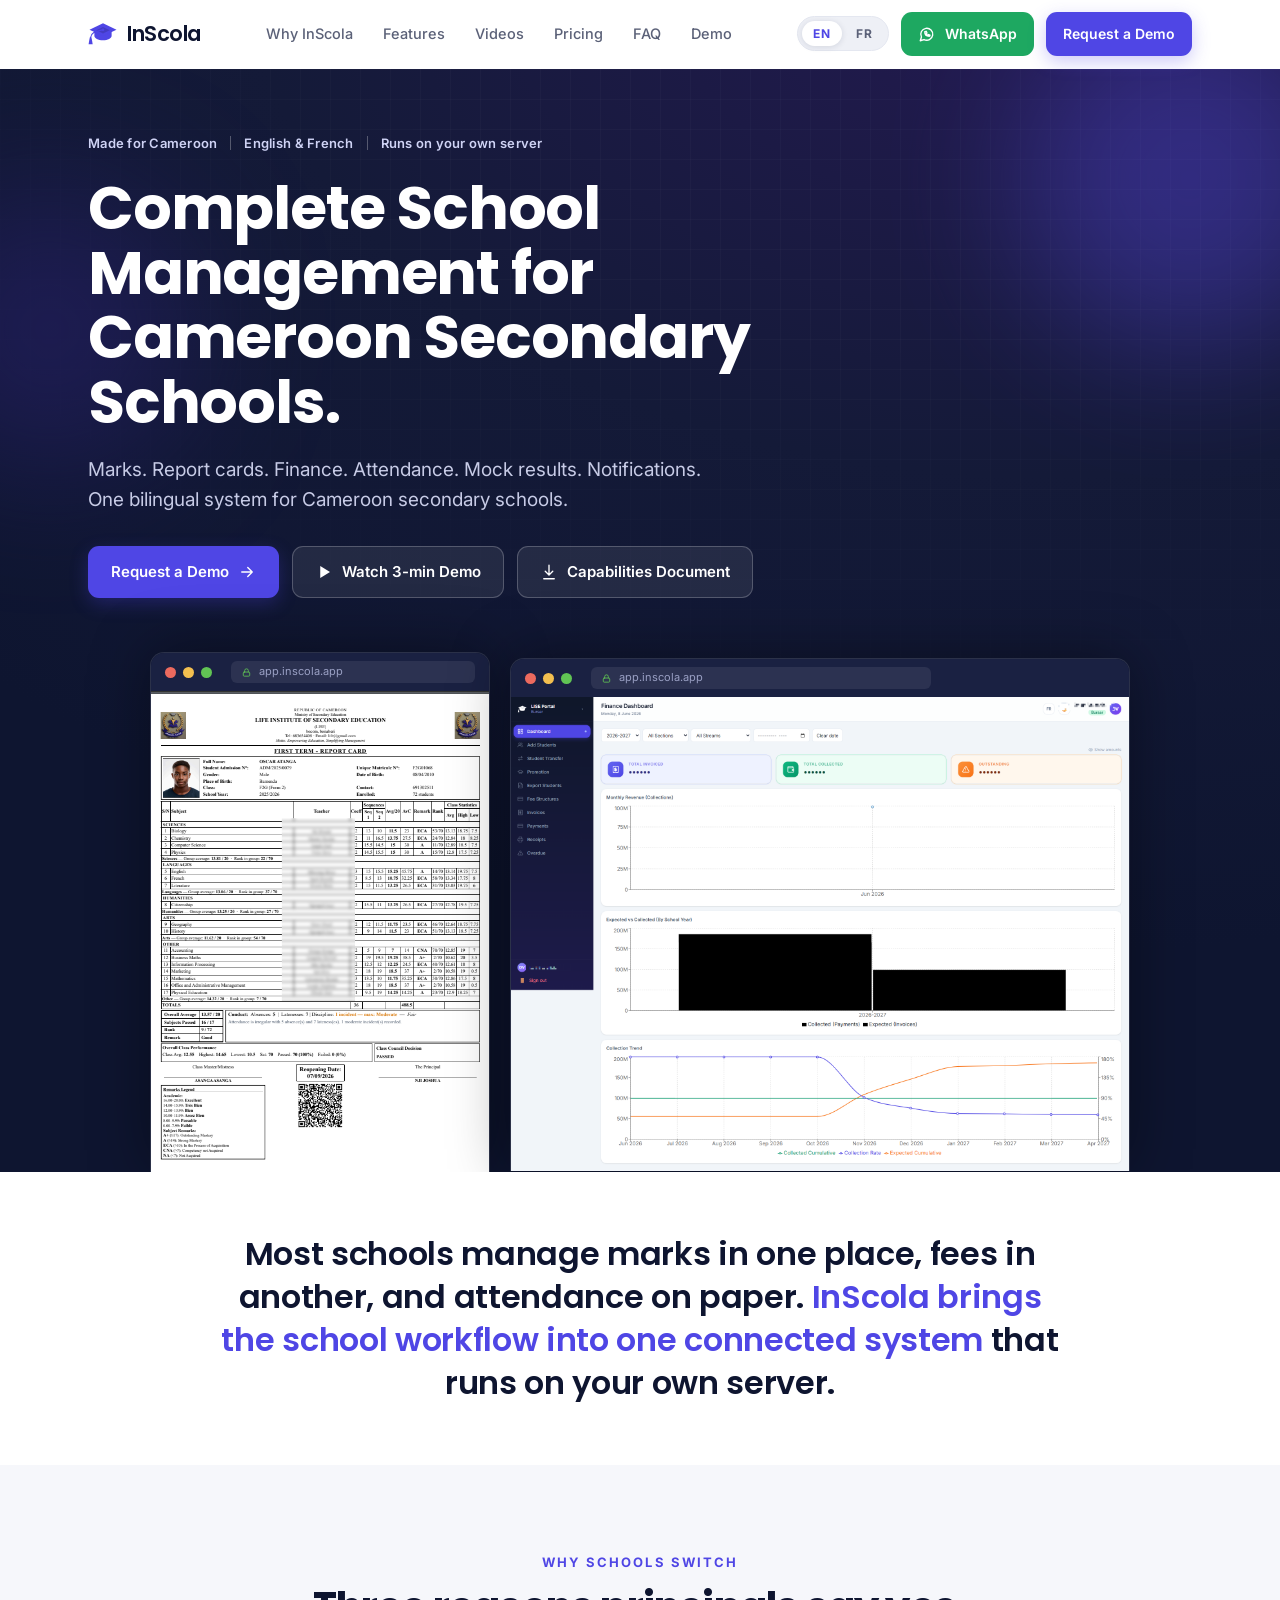
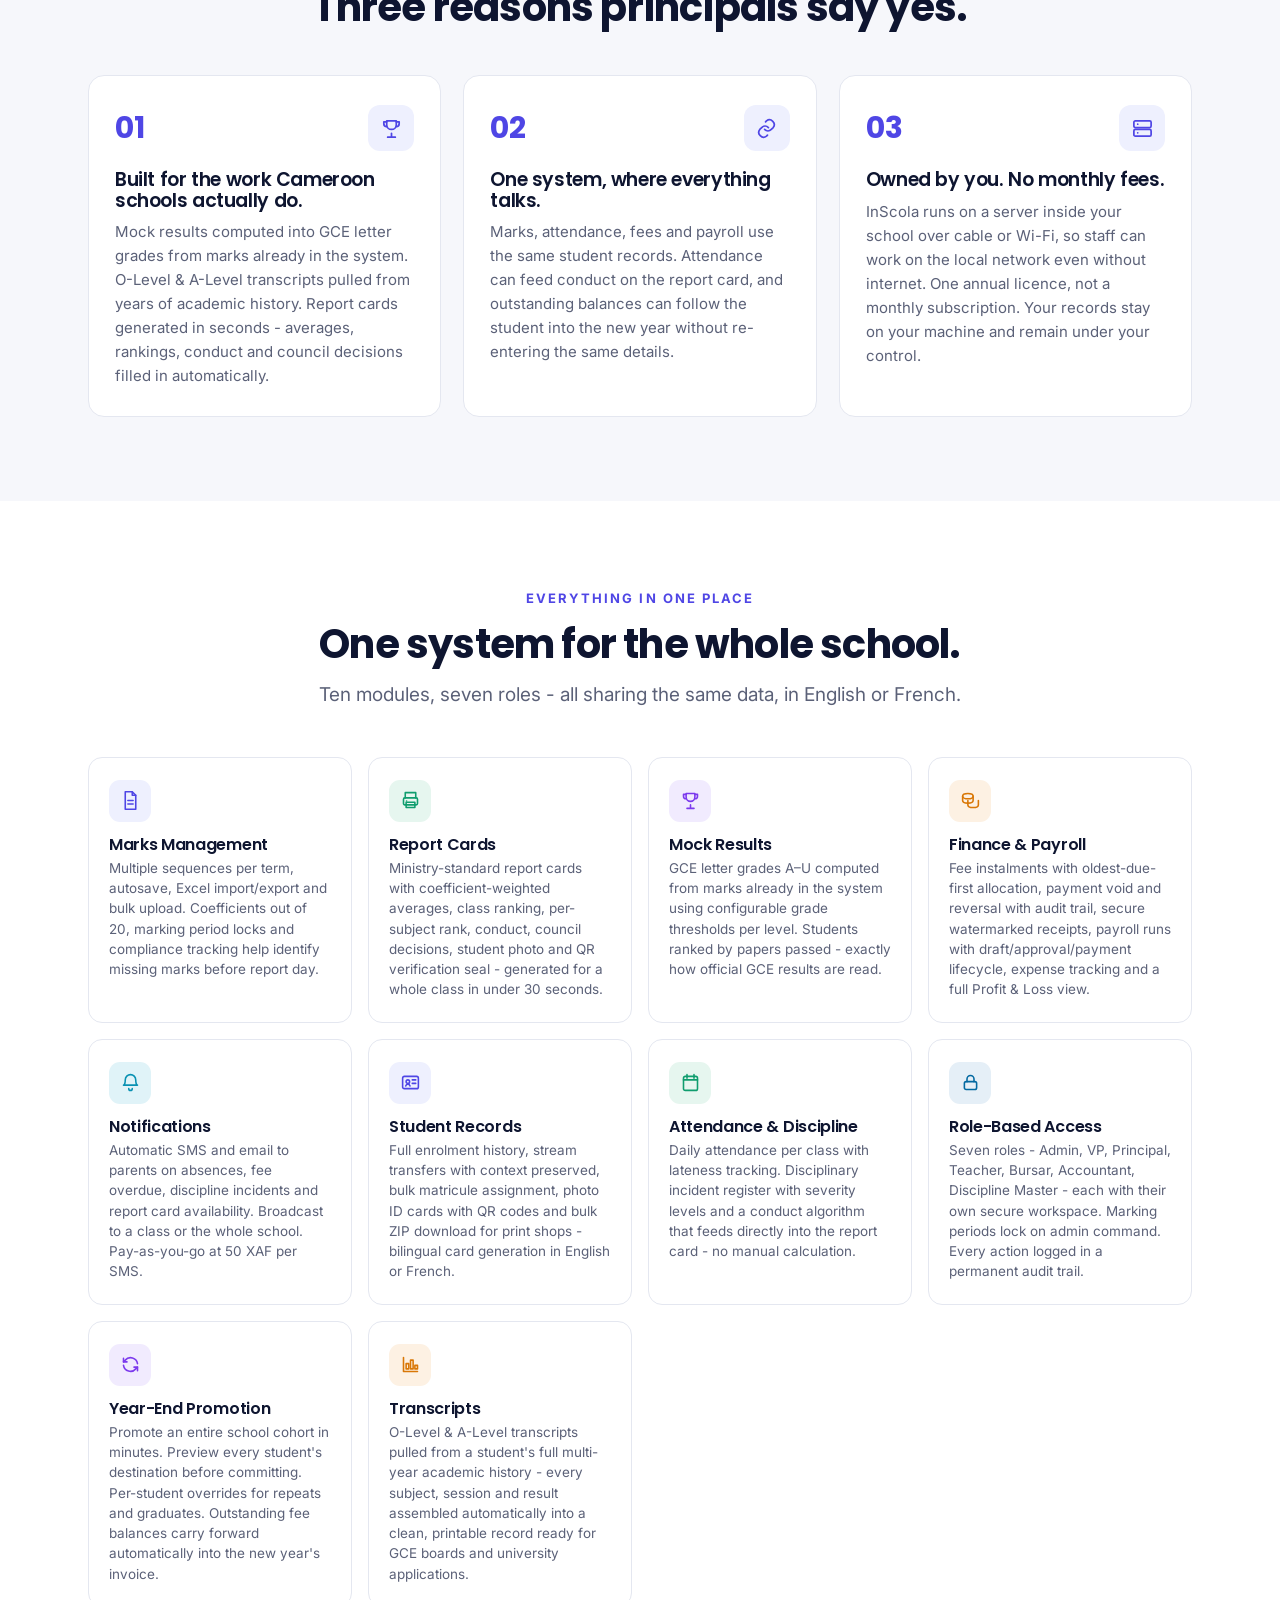
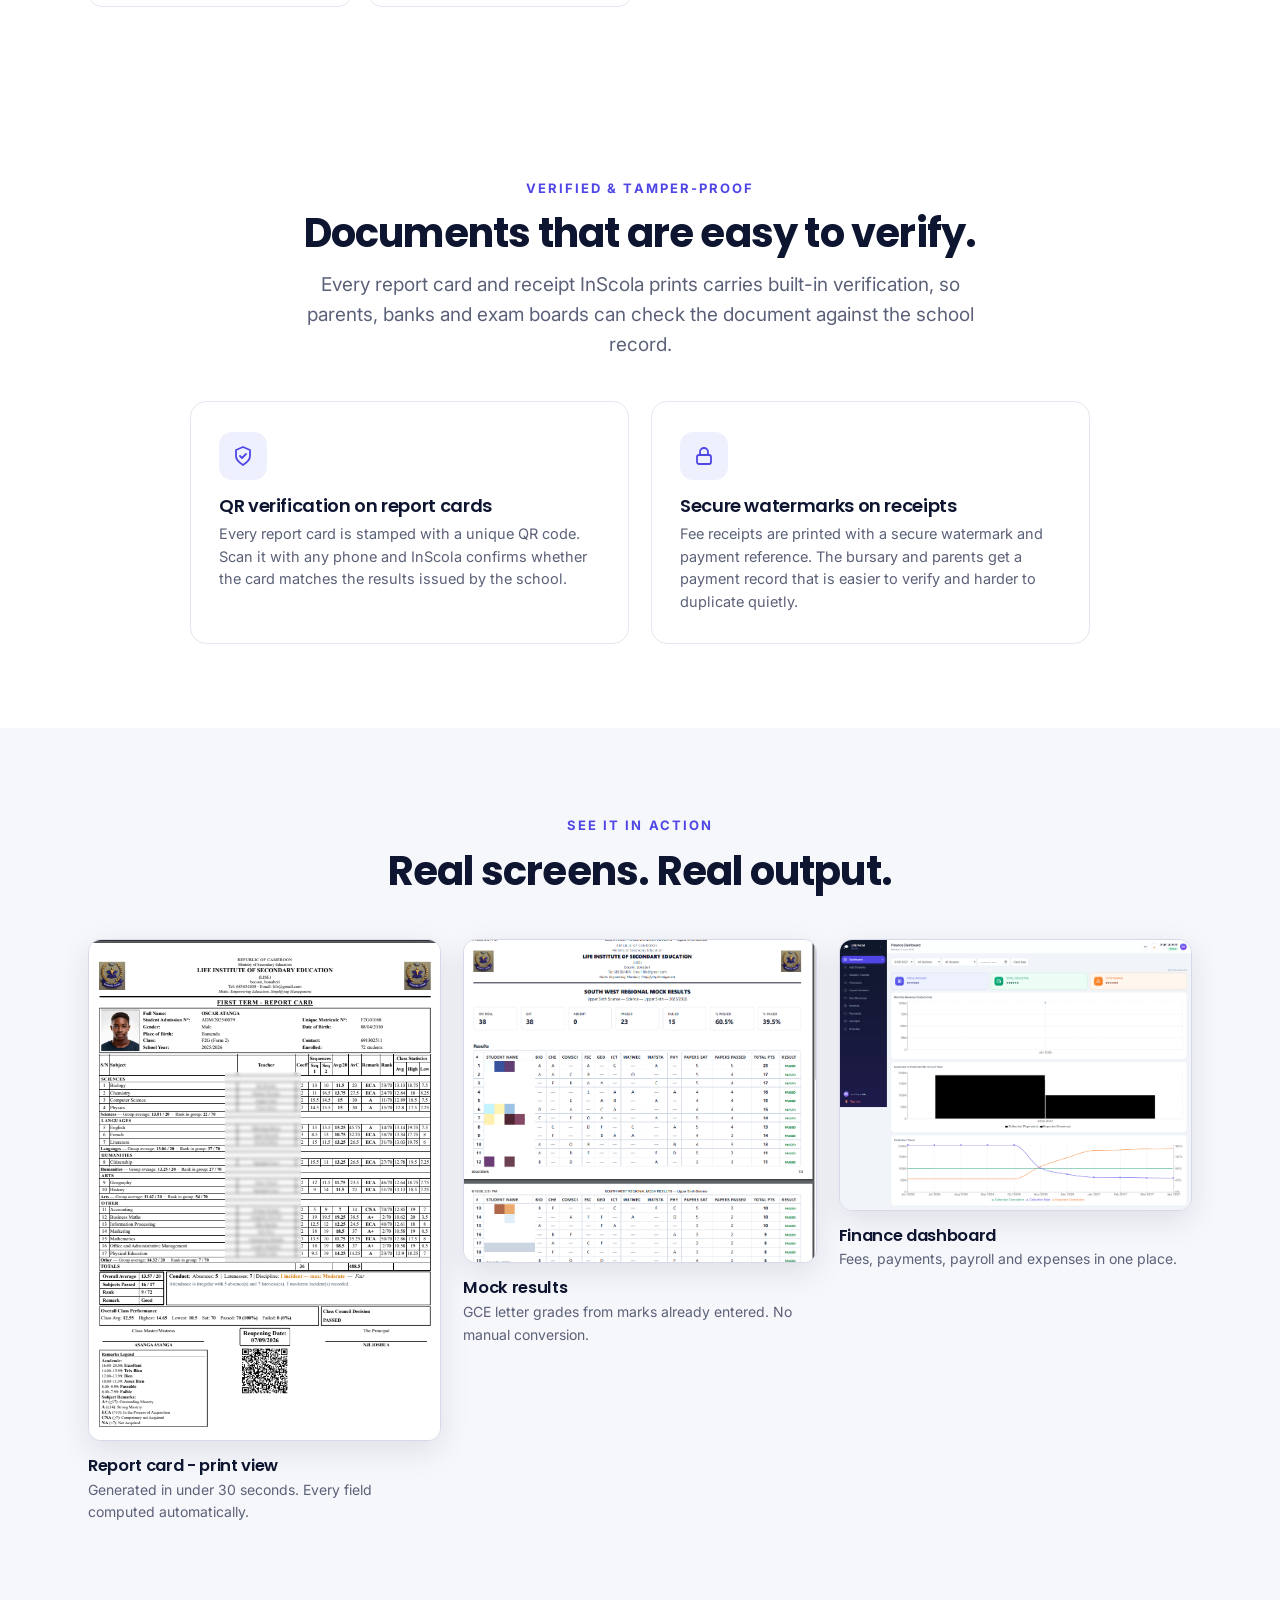
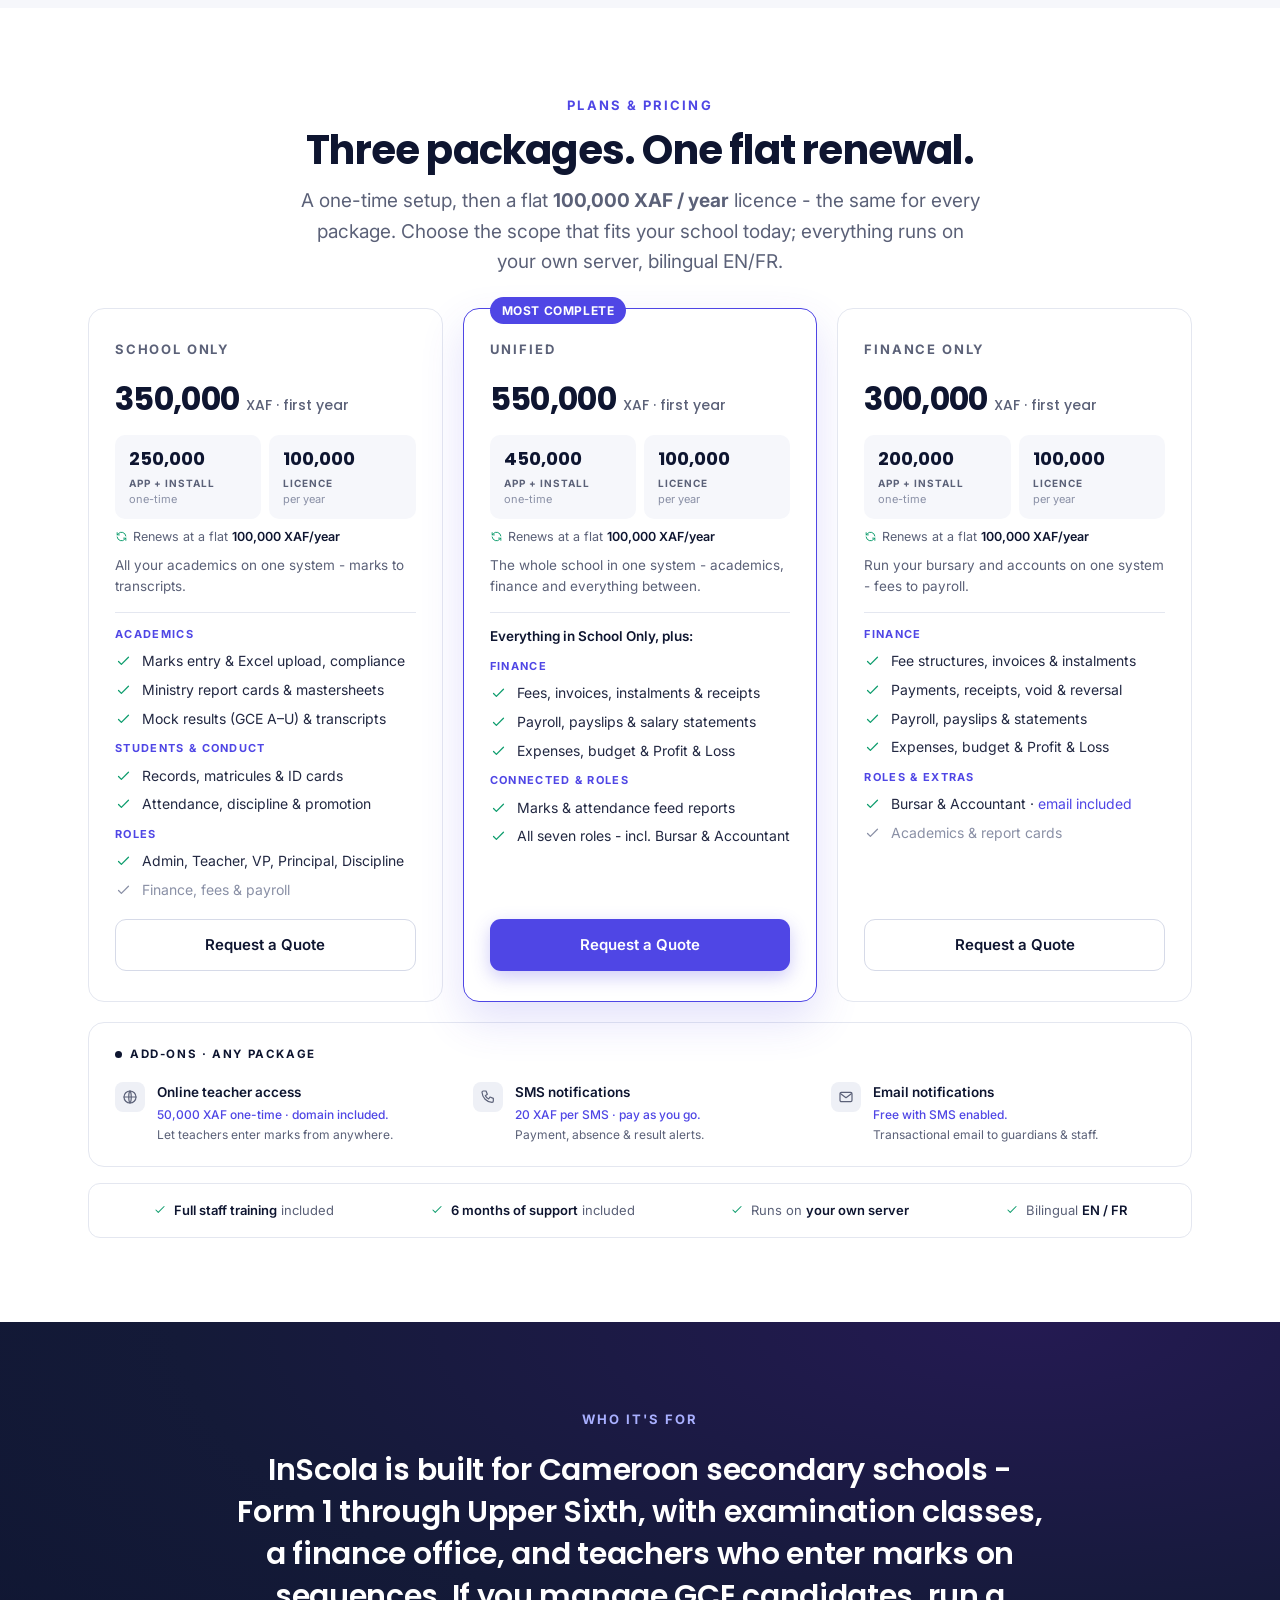
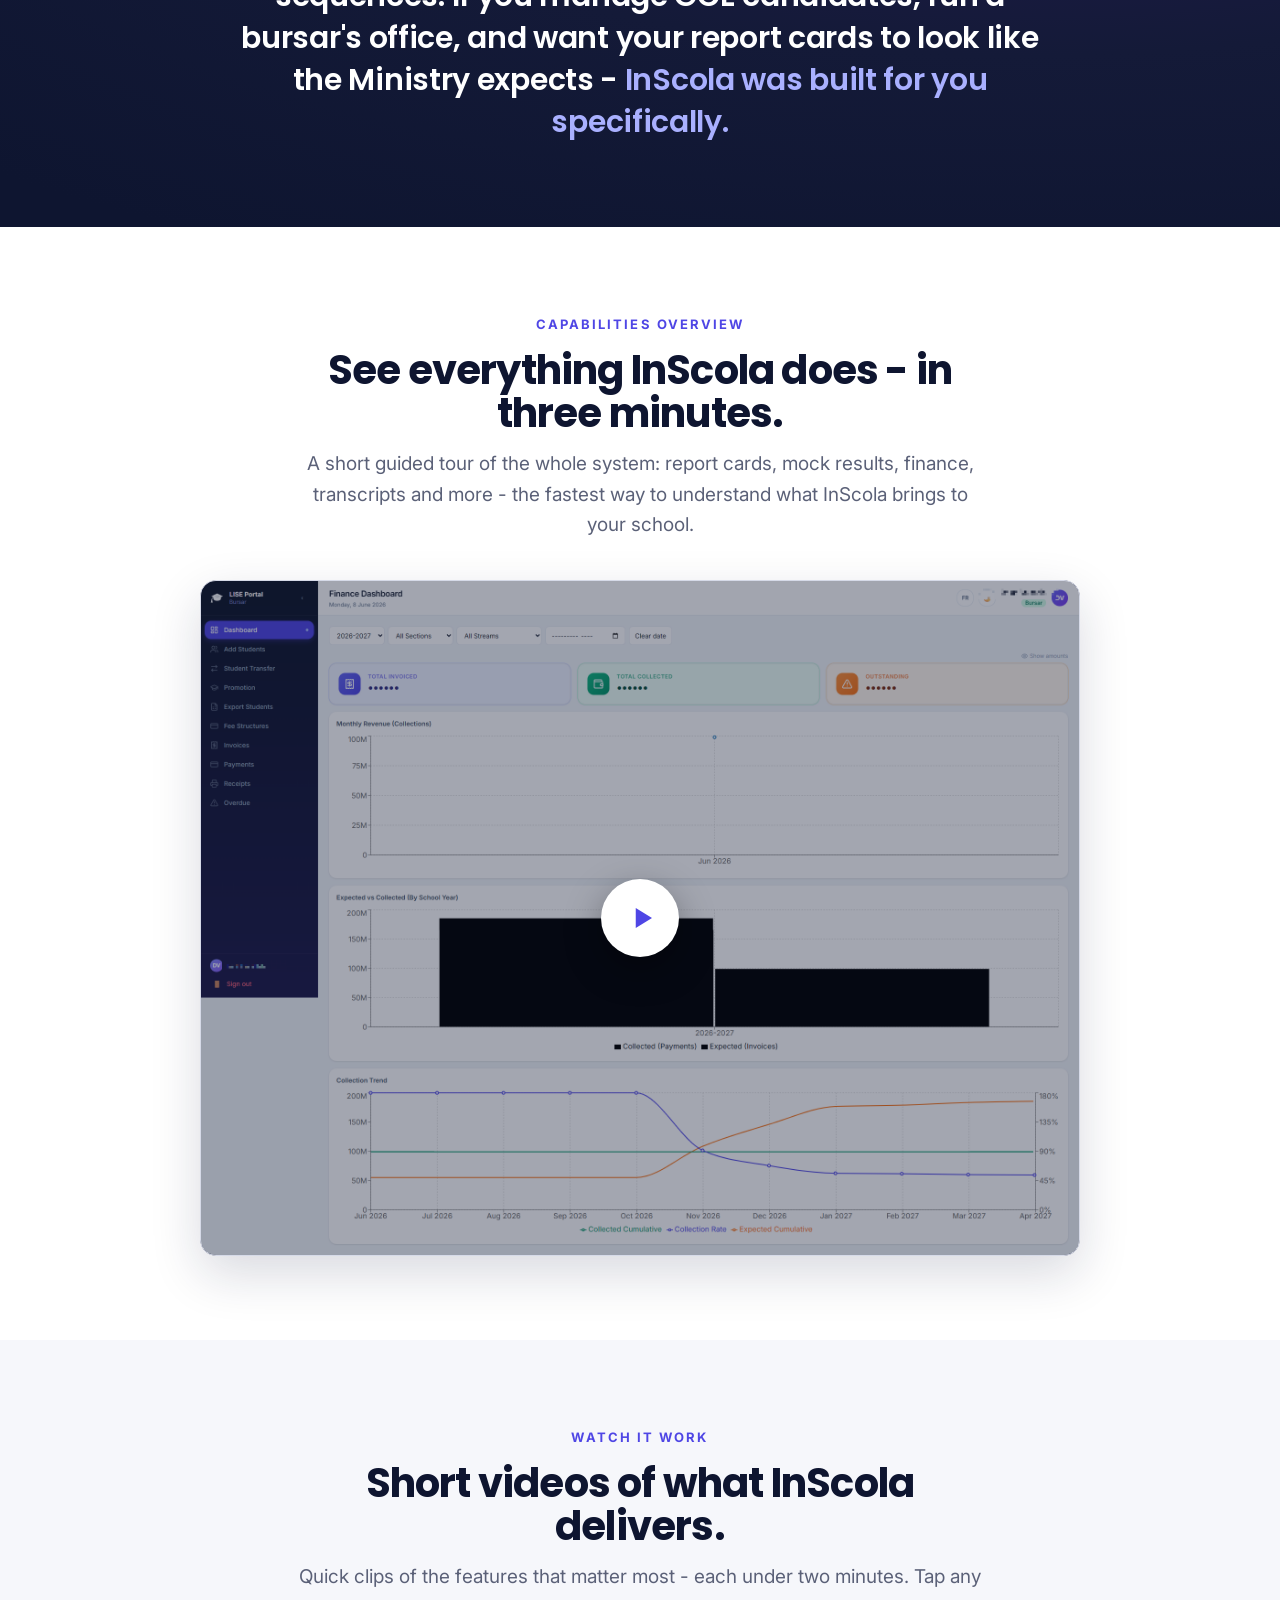
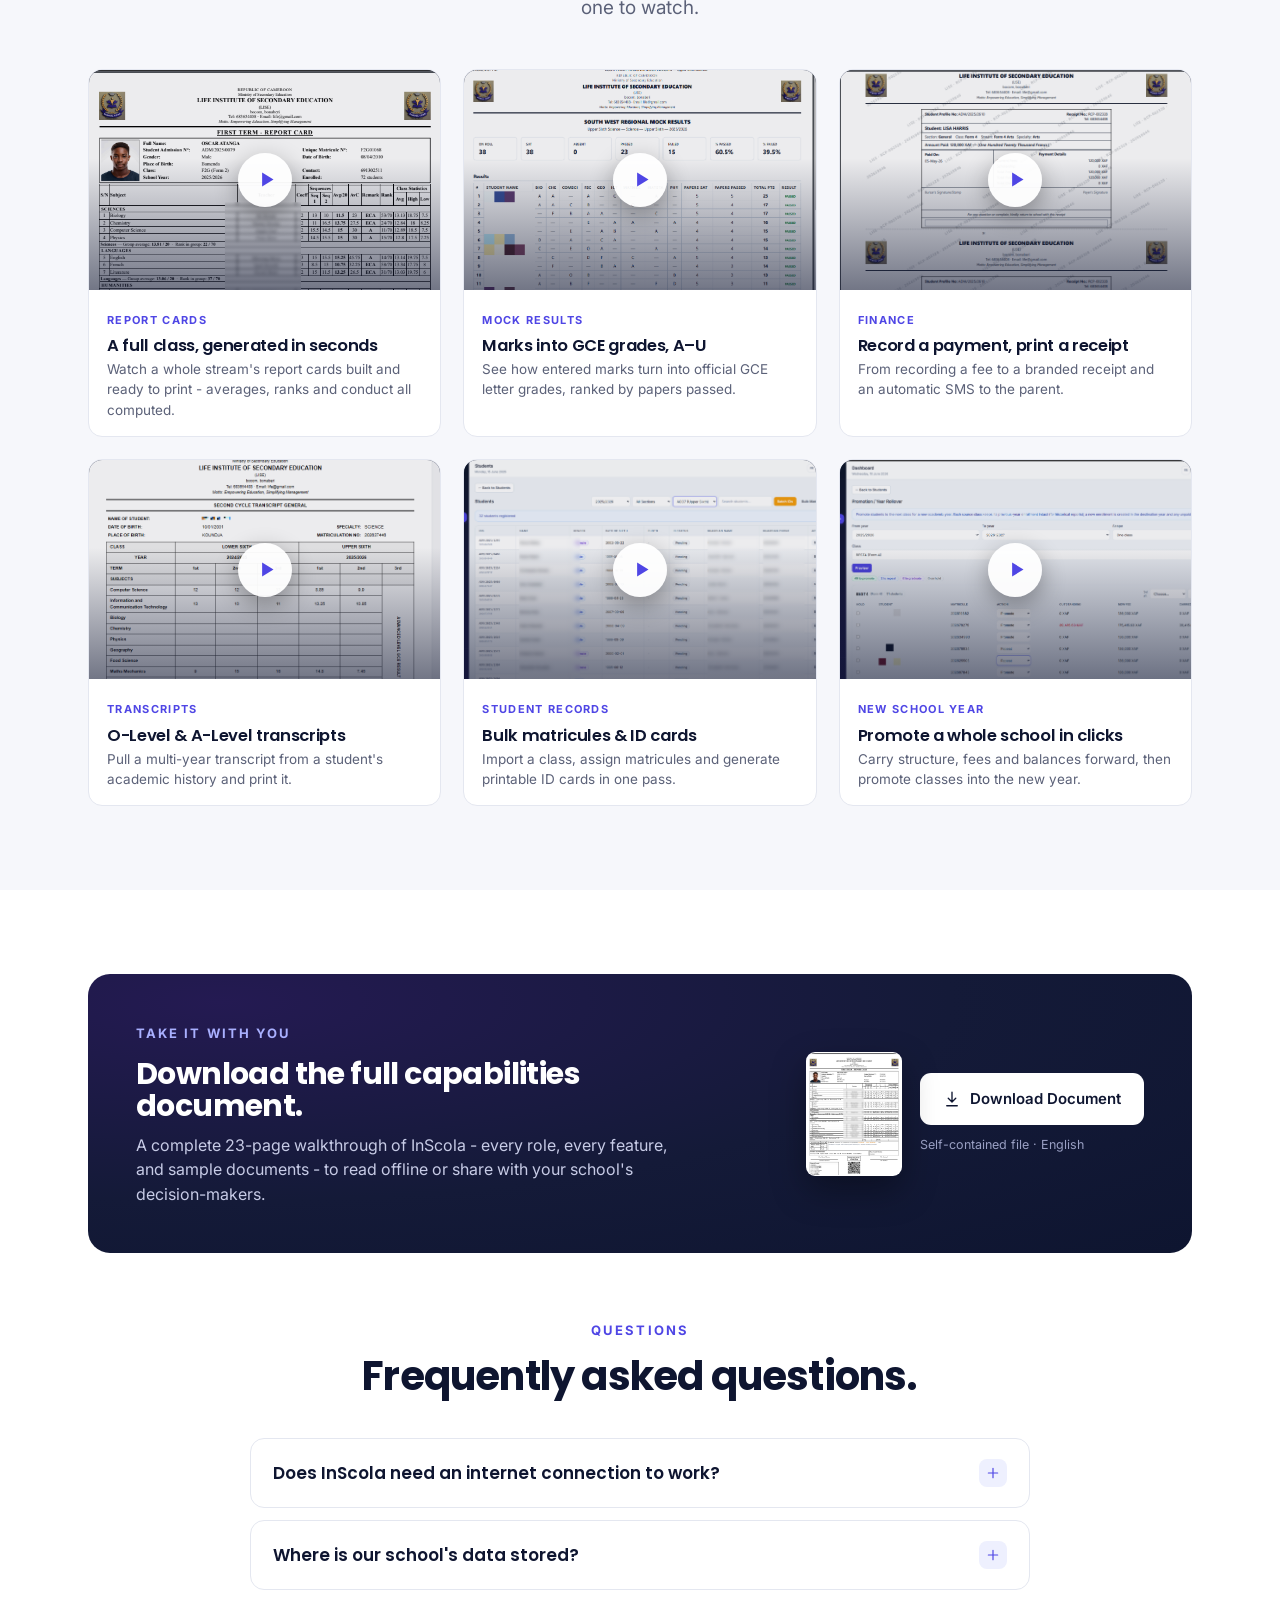
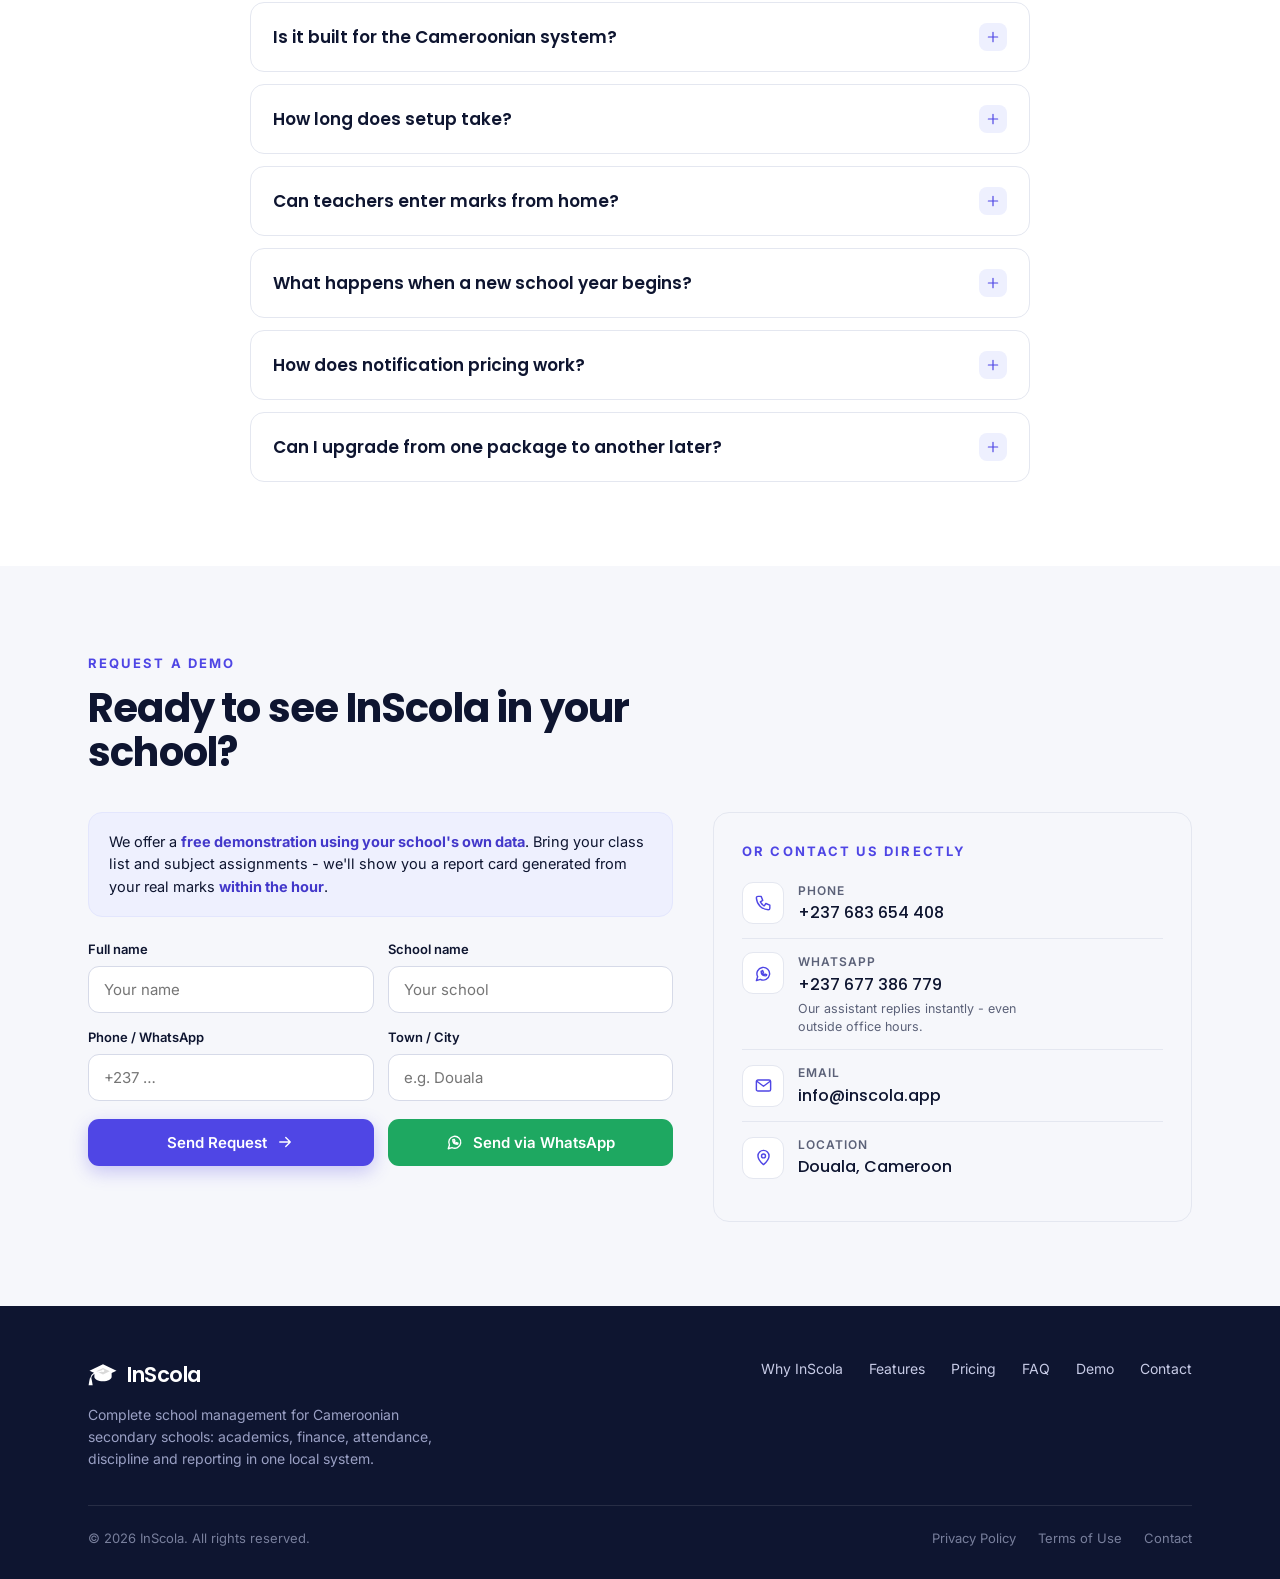
<file: index.html>
<!DOCTYPE html>
<html lang="en">
<head>
<meta charset="UTF-8">
<meta name="viewport" content="width=device-width, initial-scale=1.0">
<title>InScola - Complete School Management for Cameroon Secondary Schools</title>
<meta name="description" content="One bilingual system for marks, report cards, mock results, fees, payroll, attendance and parent notifications - running on your own server. Built for Cameroonian secondary schools.">
<link rel="icon" type="image/svg+xml" href="assets/inscola-icon-ink.svg">
<link rel="stylesheet" href="site.css">
</head>
<body>

<!-- icon symbols -->
<svg width="0" height="0" style="position:absolute" aria-hidden="true">
  <symbol id="cap" viewBox="116 46 160 122">
    <path d="M150 86 C150 86 168 98 196 98 C224 98 242 86 242 86 L242 116 C242 130 222 140 196 140 C170 140 150 130 150 116 Z" fill="currentColor"></path>
    <path d="M196 50 L268 84 L196 118 L124 84 Z" fill="currentColor"></path>
    <path d="M196 70 L232 87 L196 104 L160 87 Z" fill="#000" opacity=".15"></path>
    <circle cx="196" cy="84" r="7" fill="currentColor"></circle>
    <path d="M196 84 C150 96 132 100 130 126" fill="none" stroke="currentColor" stroke-width="6" stroke-linecap="round"></path>
    <circle cx="130" cy="130" r="6" fill="currentColor"></circle>
    <path d="M124 134 L136 134 L141 162 L119 162 Z" fill="currentColor"></path>
  </symbol>
  <g>
    <symbol id="i-doc" viewBox="0 0 24 24" fill="none" stroke="currentColor" stroke-width="1.8" stroke-linecap="round" stroke-linejoin="round"><path d="M6 2h8l4 4v16H6z"/><path d="M14 2v4h4"/><path d="M9 12h6M9 16h6"/></symbol>
    <symbol id="i-server" viewBox="0 0 24 24" fill="none" stroke="currentColor" stroke-width="1.8" stroke-linecap="round" stroke-linejoin="round"><rect x="3" y="4" width="18" height="7" rx="1.5"/><rect x="3" y="13" width="18" height="7" rx="1.5"/><path d="M7 7.5h.01M7 16.5h.01"/></symbol>
    <symbol id="i-shield" viewBox="0 0 24 24" fill="none" stroke="currentColor" stroke-width="1.8" stroke-linecap="round" stroke-linejoin="round"><path d="M12 3 5 6v6c0 4 3 6.5 7 9 4-2.5 7-5 7-9V6z"/><path d="M9 12l2 2 4-4"/></symbol>
    <symbol id="i-users" viewBox="0 0 24 24" fill="none" stroke="currentColor" stroke-width="1.8" stroke-linecap="round" stroke-linejoin="round"><circle cx="9" cy="8" r="3"/><path d="M3 20c0-3 2.5-5 6-5s6 2 6 5"/><path d="M16 6a3 3 0 0 1 0 6M21 20c0-2.5-1.5-4.2-4-4.8"/></symbol>
    <symbol id="i-chart" viewBox="0 0 24 24" fill="none" stroke="currentColor" stroke-width="1.8" stroke-linecap="round" stroke-linejoin="round"><path d="M4 20V4M4 20h16"/><rect x="7" y="11" width="3" height="6"/><rect x="12" y="7" width="3" height="10"/><rect x="17" y="13" width="3" height="4"/></symbol>
    <symbol id="i-coins" viewBox="0 0 24 24" fill="none" stroke="currentColor" stroke-width="1.8" stroke-linecap="round" stroke-linejoin="round"><ellipse cx="9" cy="7" rx="6" ry="3"/><path d="M3 7v5c0 1.7 2.7 3 6 3s6-1.3 6-3V7"/><path d="M9 12v5c0 1.7 2.7 3 6 3s6-1.3 6-3v-5"/></symbol>
    <symbol id="i-id" viewBox="0 0 24 24" fill="none" stroke="currentColor" stroke-width="1.8" stroke-linecap="round" stroke-linejoin="round"><rect x="3" y="5" width="18" height="14" rx="2"/><circle cx="9" cy="11" r="2"/><path d="M6.5 16c.5-1.5 1.5-2 2.5-2s2 .5 2.5 2M14 9h4M14 13h4"/></symbol>
    <symbol id="i-printer" viewBox="0 0 24 24" fill="none" stroke="currentColor" stroke-width="1.8" stroke-linecap="round" stroke-linejoin="round"><path d="M6 9V3h12v6"/><rect x="4" y="9" width="16" height="8" rx="1.5"/><rect x="7" y="14" width="10" height="6"/><path d="M7.5 12.5h.01"/></symbol>
    <symbol id="i-globe" viewBox="0 0 24 24" fill="none" stroke="currentColor" stroke-width="1.8" stroke-linecap="round" stroke-linejoin="round"><circle cx="12" cy="12" r="9"/><path d="M3 12h18M12 3c2.5 2.6 2.5 15.4 0 18M12 3c-2.5 2.6-2.5 15.4 0 18"/></symbol>
    <symbol id="i-check" viewBox="0 0 24 24" fill="none" stroke="currentColor" stroke-width="1.8" stroke-linecap="round" stroke-linejoin="round"><path d="M5 12l4 4L19 6"/></symbol>
    <symbol id="i-rank" viewBox="0 0 24 24" fill="none" stroke="currentColor" stroke-width="1.8" stroke-linecap="round" stroke-linejoin="round"><path d="M8 21h8M12 17v4"/><path d="M7 4h10v4a5 5 0 0 1-10 0z"/><path d="M7 5H4v2a3 3 0 0 0 3 3M17 5h3v2a3 3 0 0 1-3 3"/></symbol>
    <symbol id="i-link" viewBox="0 0 24 24" fill="none" stroke="currentColor" stroke-width="1.8" stroke-linecap="round" stroke-linejoin="round"><path d="M10 13a5 5 0 0 0 7 0l2-2a5 5 0 0 0-7-7l-1 1"/><path d="M14 11a5 5 0 0 0-7 0l-2 2a5 5 0 0 0 7 7l1-1"/></symbol>
    <symbol id="i-cal" viewBox="0 0 24 24" fill="none" stroke="currentColor" stroke-width="1.8" stroke-linecap="round" stroke-linejoin="round"><rect x="4" y="5" width="16" height="16" rx="2"/><path d="M4 9h16M8 3v4M16 3v4"/></symbol>
    <symbol id="i-bell" viewBox="0 0 24 24" fill="none" stroke="currentColor" stroke-width="1.8" stroke-linecap="round" stroke-linejoin="round"><path d="M6 9a6 6 0 0 1 12 0c0 5 2 6 2 6H4s2-1 2-6"/><path d="M10 19a2 2 0 0 0 4 0"/></symbol>
    <symbol id="i-lock" viewBox="0 0 24 24" fill="none" stroke="currentColor" stroke-width="1.8" stroke-linecap="round" stroke-linejoin="round"><rect x="5" y="11" width="14" height="9" rx="2"/><path d="M8 11V8a4 4 0 0 1 8 0v3"/></symbol>
    <symbol id="i-mail" viewBox="0 0 24 24" fill="none" stroke="currentColor" stroke-width="1.8" stroke-linecap="round" stroke-linejoin="round"><rect x="3" y="5" width="18" height="14" rx="2"/><path d="M4 7l8 6 8-6"/></symbol>
    <symbol id="i-phone" viewBox="0 0 24 24" fill="none" stroke="currentColor" stroke-width="1.8" stroke-linecap="round" stroke-linejoin="round"><path d="M5 3h4l2 5-3 2a12 12 0 0 0 5 5l2-3 5 2v4a2 2 0 0 1-2 2A16 16 0 0 1 3 5a2 2 0 0 1 2-2z"/></symbol>
    <symbol id="i-wa" viewBox="0 0 24 24" fill="none" stroke="currentColor" stroke-width="1.8" stroke-linecap="round" stroke-linejoin="round"><path d="M3 21l1.6-5A8 8 0 1 1 8 19.4z"/><path d="M9 9c0 4 2 6 6 6 .6 0 1-.8 1-1.4l-2-.9-1 1a5 5 0 0 1-2-2l1-1-.9-2C10.8 8 10 8.4 10 9"/></symbol>
    <symbol id="i-pin" viewBox="0 0 24 24" fill="none" stroke="currentColor" stroke-width="1.8" stroke-linecap="round" stroke-linejoin="round"><path d="M12 21s7-6 7-11a7 7 0 0 0-14 0c0 5 7 11 7 11z"/><circle cx="12" cy="10" r="2.5"/></symbol>
    <symbol id="i-play" viewBox="0 0 24 24"><path d="M7 4v16l13-8z" fill="currentColor" stroke="none"/></symbol>
    <symbol id="i-arrow" viewBox="0 0 24 24" fill="none" stroke="currentColor" stroke-width="1.8" stroke-linecap="round" stroke-linejoin="round"><path d="M5 12h14M13 6l6 6-6 6"/></symbol>
    <symbol id="i-plus" viewBox="0 0 24 24" fill="none" stroke="currentColor" stroke-width="1.8" stroke-linecap="round" stroke-linejoin="round"><path d="M12 5v14M5 12h14"/></symbol>
    <symbol id="i-dl" viewBox="0 0 24 24" fill="none" stroke="currentColor" stroke-width="1.8" stroke-linecap="round" stroke-linejoin="round"><path d="M12 3v12M7 11l5 5 5-5M5 21h14"/></symbol>
    <symbol id="i-wifi" viewBox="0 0 24 24" fill="none" stroke="currentColor" stroke-width="1.8" stroke-linecap="round" stroke-linejoin="round"><path d="M5 12a11 11 0 0 1 14 0M8.5 15.5a6 6 0 0 1 7 0M2 8.5a16 16 0 0 1 20 0"/><path d="M12 19h.01"/></symbol>
    <symbol id="i-refresh" viewBox="0 0 24 24" fill="none" stroke="currentColor" stroke-width="1.8" stroke-linecap="round" stroke-linejoin="round"><path d="M20 11a8 8 0 0 0-14-4l-2 2M4 13a8 8 0 0 0 14 4l2-2"/><path d="M4 5v4h4M20 19v-4h-4"/></symbol>
  </g>
</svg>

<!-- ============ HEADER ============ -->
<header class="hdr" id="hdr">
  <div class="wrap">
    <a class="brand" href="#top"><svg><use href="#cap"></use></svg><b>InScola</b></a>
    <nav class="nav">
      <a href="#benefits" data-i18n="nav.why">Why InScola</a>
      <a href="#features" data-i18n="nav.features">Features</a>
      <a href="#deliverables" data-i18n="nav.videos">Videos</a>
      <a href="#pricing" data-i18n="nav.pricing">Pricing</a>
      <a href="#faq" data-i18n="nav.faq">FAQ</a>
      <a href="#demo" data-i18n="nav.demo">Demo</a>
    </nav>
    <div class="hdr-cta">
      <div class="lang-sw">
        <button type="button" data-lang="en" class="active">EN</button>
        <button type="button" data-lang="fr">FR</button>
      </div>
      <a class="btn btn-wa btn-sm" href="https://wa.me/237677386779" data-field="whatsapp-link"><svg><use href="#i-wa"></use></svg><span data-i18n="hdr.wa">WhatsApp</span></a>
      <a class="btn btn-primary btn-sm" href="#contact" data-i18n="hdr.demo">Request a Demo</a>
    </div>
  </div>
</header>

<!-- ============ HERO ============ -->
<section class="hero" id="top">
  <div class="hero-bg"></div>
  <div class="hero-tex"></div>
  <div class="glow" style="width:340px;height:340px;background:#5b4ff0;opacity:.34;right:-80px;top:-60px;"></div>
  <div class="glow" style="width:280px;height:280px;background:#2a2170;opacity:.5;left:-90px;top:120px;"></div>
  <div class="wrap">
    <div class="hero-copy reveal">
      <div class="pills" style="margin-bottom:22px;">
        <span class="pill" data-i18n="hero.pill1">Made for Cameroon</span>
        <span class="pill" data-i18n="hero.pill2">English &amp; French</span>
        <span class="pill" data-i18n="hero.pill3">Runs on your own server</span>
      </div>
      <h1 class="h-hero" style="color:#fff;" data-i18n="hero.h1">Complete School Management for Cameroon Secondary Schools.</h1>
      <p class="lead light" style="margin-top:20px;max-width:620px;" data-i18n="hero.lead">Marks. Report cards. Finance. Attendance. Mock results. Notifications. One bilingual system for Cameroon secondary schools.</p>
      <div class="hero-actions" style="margin-top:30px;">
        <a class="btn btn-primary" href="#contact"><span data-i18n="hero.cta_demo">Request a Demo</span><svg><use href="#i-arrow"></use></svg></a>
        <a class="btn btn-ghost" href="#demo"><svg><use href="#i-play"></use></svg><span data-i18n="hero.cta_watch">Watch 3-min Demo</span></a>
        <a id="hero-dl-btn" class="btn btn-ghost" href="downloads/InscolaCapabilities.pdf" download="InscolaCapabilities.pdf"><svg><use href="#i-dl"></use></svg><span data-i18n="hero.cta_dl">Capabilities Document</span></a>
      </div>
    </div>
    <div class="hero-shots reveal" style="margin-top:54px;">
      <div class="browser hero-shot-doc">
        <div class="browser__bar"><i></i><i></i><i></i>
          <div class="browser__url"><svg style="color:#61c454"><use href="#i-lock"></use></svg>app.inscola.app</div>
        </div>
        <img src="shots/sample-report-card.png" alt="InScola generated report card - Ministry format">
      </div>
      <div class="browser hero-shot-app">
        <div class="browser__bar"><i></i><i></i><i></i>
          <div class="browser__url"><svg style="color:#61c454"><use href="#i-lock"></use></svg>app.inscola.app</div>
        </div>
        <img src="shots/finance-dashboard.png" alt="InScola finance dashboard - fees, payments and payroll">
      </div>
    </div>
  </div>
</section>

<!-- ============ PROBLEM ============ -->
<section class="sec-sm">
  <div class="wrap center">
    <p class="problem reveal mx-auto" style="max-width:840px;" data-i18n-html="prob">Most schools manage marks in one place, fees in another, and attendance on paper. <em>InScola brings the school workflow into one connected system</em> that runs on your own server.</p>
  </div>
</section>

<!-- ============ BENEFITS ============ -->
<section class="sec bg-soft" id="benefits">
  <div class="wrap">
    <div class="center reveal" style="max-width:680px;margin:0 auto 46px;">
      <span class="eyebrow" data-i18n="ben.eyebrow">Why schools switch</span>
      <h2 class="h2" style="margin-top:12px;" data-i18n="ben.h2">Three reasons principals say yes.</h2>
    </div>
    <div class="benefits">
      <div class="bcard reveal">
        <div class="top"><span class="num">01</span><span class="ic"><svg><use href="#i-rank"></use></svg></span></div>
        <h3 data-i18n="ben.1.h3">Built for the work Cameroon schools actually do.</h3>
        <p data-i18n="ben.1.p">Mock results computed into GCE letter grades from marks already in the system. O-Level &amp; A-Level transcripts pulled from years of academic history. Report cards generated in seconds - averages, rankings, conduct and council decisions filled in automatically.</p>
      </div>
      <div class="bcard reveal">
        <div class="top"><span class="num">02</span><span class="ic"><svg><use href="#i-link"></use></svg></span></div>
        <h3 data-i18n="ben.2.h3">One system, where everything talks.</h3>
        <p data-i18n="ben.2.p">Marks, attendance, fees and payroll use the same student records. Attendance can feed conduct on the report card, and outstanding balances can follow the student into the new year without re-entering the same details.</p>
      </div>
      <div class="bcard reveal">
        <div class="top"><span class="num">03</span><span class="ic"><svg><use href="#i-server"></use></svg></span></div>
        <h3 data-i18n="ben.3.h3">Owned by you. No monthly fees.</h3>
        <p data-i18n="ben.3.p">InScola runs on a server inside your school over cable or Wi-Fi, so staff can work on the local network even without internet. One annual licence, not a monthly subscription. Your records stay on your machine and remain under your control.</p>
      </div>
    </div>
  </div>
</section>

<!-- ============ FEATURES ============ -->
<section class="sec" id="features">
  <div class="wrap">
    <div class="center reveal" style="max-width:680px;margin:0 auto 46px;">
      <span class="eyebrow" data-i18n="feat.eyebrow">Everything in one place</span>
      <h2 class="h2" style="margin-top:12px;" data-i18n="feat.h2">One system for the whole school.</h2>
      <p class="lead" style="margin-top:14px;" data-i18n="feat.lead">Ten modules, seven roles - all sharing the same data, in English or French.</p>
    </div>
    <div class="fgrid">
      <div class="fcard reveal"><div class="ic bg-indigo t-indigo"><svg><use href="#i-doc"></use></svg></div><h4 data-i18n="feat.1.h4">Marks Management</h4><p data-i18n="feat.1.p">Multiple sequences per term, autosave, Excel import/export and bulk upload. Coefficients out of 20, marking period locks and compliance tracking help identify missing marks before report day.</p></div>
      <div class="fcard reveal"><div class="ic bg-emerald t-emerald"><svg><use href="#i-printer"></use></svg></div><h4 data-i18n="feat.2.h4">Report Cards</h4><p data-i18n="feat.2.p">Ministry-standard report cards with coefficient-weighted averages, class ranking, per-subject rank, conduct, council decisions, student photo and QR verification seal - generated for a whole class in under 30 seconds.</p></div>
      <div class="fcard reveal"><div class="ic bg-violet t-violet"><svg><use href="#i-rank"></use></svg></div><h4 data-i18n="feat.3.h4">Mock Results</h4><p data-i18n="feat.3.p">GCE letter grades A–U computed from marks already in the system using configurable grade thresholds per level. Students ranked by papers passed - exactly how official GCE results are read.</p></div>
      <div class="fcard reveal"><div class="ic bg-amber t-amber"><svg><use href="#i-coins"></use></svg></div><h4 data-i18n="feat.4.h4">Finance &amp; Payroll</h4><p data-i18n="feat.4.p">Fee instalments with oldest-due-first allocation, payment void and reversal with audit trail, secure watermarked receipts, payroll runs with draft/approval/payment lifecycle, expense tracking and a full Profit &amp; Loss view.</p></div>
      <div class="fcard reveal"><div class="ic bg-disc t-disc"><svg><use href="#i-bell"></use></svg></div><h4 data-i18n="feat.5.h4">Notifications</h4><p data-i18n="feat.5.p">Automatic SMS and email to parents on absences, fee overdue, discipline incidents and report card availability. Broadcast to a class or the whole school. Pay-as-you-go at 50 XAF per SMS.</p></div>
      <div class="fcard reveal"><div class="ic bg-indigo t-indigo"><svg><use href="#i-id"></use></svg></div><h4 data-i18n="feat.6.h4">Student Records</h4><p data-i18n="feat.6.p">Full enrolment history, stream transfers with context preserved, bulk matricule assignment, photo ID cards with QR codes and bulk ZIP download for print shops - bilingual card generation in English or French.</p></div>
      <div class="fcard reveal"><div class="ic bg-emerald t-emerald"><svg><use href="#i-cal"></use></svg></div><h4 data-i18n="feat.7.h4">Attendance &amp; Discipline</h4><p data-i18n="feat.7.p">Daily attendance per class with lateness tracking. Disciplinary incident register with severity levels and a conduct algorithm that feeds directly into the report card - no manual calculation.</p></div>
      <div class="fcard reveal"><div class="ic bg-acct t-acct"><svg><use href="#i-lock"></use></svg></div><h4 data-i18n="feat.8.h4">Role-Based Access</h4><p data-i18n="feat.8.p">Seven roles - Admin, VP, Principal, Teacher, Bursar, Accountant, Discipline Master - each with their own secure workspace. Marking periods lock on admin command. Every action logged in a permanent audit trail.</p></div>
      <div class="fcard reveal"><div class="ic bg-violet t-violet"><svg><use href="#i-refresh"></use></svg></div><h4 data-i18n="feat.9.h4">Year-End Promotion</h4><p data-i18n="feat.9.p">Promote an entire school cohort in minutes. Preview every student's destination before committing. Per-student overrides for repeats and graduates. Outstanding fee balances carry forward automatically into the new year's invoice.</p></div>
      <div class="fcard reveal"><div class="ic bg-amber t-amber"><svg><use href="#i-chart"></use></svg></div><h4 data-i18n="feat.10.h4">Transcripts</h4><p data-i18n="feat.10.p">O-Level &amp; A-Level transcripts pulled from a student's full multi-year academic history - every subject, session and result assembled automatically into a clean, printable record ready for GCE boards and university applications.</p></div>
    </div>
  </div>
</section>

<!-- ============ TRUST / VERIFICATION ============ -->
<section class="sec">
  <div class="wrap">
    <div class="center reveal" style="max-width:680px;margin:0 auto 40px;">
      <span class="eyebrow" data-i18n="trust.eyebrow">Verified &amp; tamper-proof</span>
      <h2 class="h2" style="margin-top:12px;" data-i18n="trust.h2">Documents that are easy to verify.</h2>
      <p class="lead" style="margin-top:14px;" data-i18n="trust.lead">Every report card and receipt InScola prints carries built-in verification, so parents, banks and exam boards can check the document against the school record.</p>
    </div>
    <div class="trust-grid">
      <div class="trust-card reveal">
        <span class="trust-ic"><svg><use href="#i-shield"></use></svg></span>
        <h4 data-i18n="trust.1.h4">QR verification on report cards</h4>
        <p data-i18n="trust.1.p">Every report card is stamped with a unique QR code. Scan it with any phone and InScola confirms whether the card matches the results issued by the school.</p>
      </div>
      <div class="trust-card reveal">
        <span class="trust-ic"><svg><use href="#i-lock"></use></svg></span>
        <h4 data-i18n="trust.2.h4">Secure watermarks on receipts</h4>
        <p data-i18n="trust.2.p">Fee receipts are printed with a secure watermark and payment reference. The bursary and parents get a payment record that is easier to verify and harder to duplicate quietly.</p>
      </div>
    </div>
  </div>
</section>

<!-- ============ SCREENSHOTS ============ -->
<section class="sec bg-soft">
  <div class="wrap">
    <div class="center reveal" style="max-width:680px;margin:0 auto 46px;">
      <span class="eyebrow" data-i18n="shot.eyebrow">See it in action</span>
      <h2 class="h2" style="margin-top:12px;" data-i18n="shot.h2">Real screens. Real output.</h2>
    </div>
    <div class="shotrow">
      <div class="shotcard reveal">
        <div class="frame docshot"><img src="shots/sample-report-card.png" alt="Generated report card"></div>
        <h4 data-i18n="shot.1.h4">Report card - print view</h4>
        <p data-i18n="shot.1.p">Generated in under 30 seconds. Every field computed automatically.</p>
      </div>
      <div class="shotcard reveal">
        <div class="frame"><img src="shots/admin-mock-results.png" alt="Mock results"></div>
        <h4 data-i18n="shot.2.h4">Mock results</h4>
        <p data-i18n="shot.2.p">GCE letter grades from marks already entered. No manual conversion.</p>
      </div>
      <div class="shotcard reveal">
        <div class="frame"><img src="shots/finance-dashboard.png" alt="Finance dashboard"></div>
        <h4 data-i18n="shot.3.h4">Finance dashboard</h4>
        <p data-i18n="shot.3.p">Fees, payments, payroll and expenses in one place.</p>
      </div>
    </div>
  </div>
</section>

<!-- ============ PRICING ============ -->
<section class="sec" id="pricing">
  <div class="wrap">
    <div class="center reveal" style="max-width:680px;margin:0 auto 30px;">
      <span class="eyebrow" data-i18n="price.eyebrow">Plans &amp; Pricing</span>
      <h2 class="h2" style="margin-top:12px;" data-i18n="price.h2">Three packages. One flat renewal.</h2>
      <p class="lead" style="margin-top:14px;" data-i18n-html="price.lead">A one-time setup, then a flat <b>100,000 XAF / year</b> licence - the same for every package. Choose the scope that fits your school today; everything runs on your own server, bilingual EN/FR.</p>
    </div>
    <div class="prices">
      <div class="price reveal">
        <span class="pname" data-i18n="plan.so.name">School Only</span>
        <div class="amt"><span class="num">350,000</span> <span class="per" data-i18n="price.per_yr">XAF · first year</span></div>
        <div class="price-breakdown">
          <div class="price-box">
            <div class="pb-num">250,000</div>
            <div class="pb-label" data-i18n="price.app_install">APP + INSTALL</div>
            <div class="pb-sub" data-i18n="price.one_time">one-time</div>
          </div>
          <div class="price-box">
            <div class="pb-num">100,000</div>
            <div class="pb-label" data-i18n="price.lic_label">LICENCE</div>
            <div class="pb-sub" data-i18n="price.per_yr_sub">per year</div>
          </div>
        </div>
        <div class="renew-note"><svg><use href="#i-refresh"></use></svg><span data-i18n-html="price.renew">Renews at a flat <b>100,000 XAF/year</b></span></div>
        <p class="pdesc" data-i18n="plan.so.desc">All your academics on one system - marks to transcripts.</p>
        <ul class="feat-list">
          <li class="feat-section" data-i18n="plan.so.sec1">ACADEMICS</li>
          <li><svg><use href="#i-check"></use></svg><span data-i18n="plan.so.li1">Marks entry &amp; Excel upload, compliance</span></li>
          <li><svg><use href="#i-check"></use></svg><span data-i18n="plan.so.li2">Ministry report cards &amp; mastersheets</span></li>
          <li><svg><use href="#i-check"></use></svg><span data-i18n="plan.so.li3">Mock results (GCE A–U) &amp; transcripts</span></li>
          <li class="feat-section" data-i18n="plan.so.sec2">STUDENTS &amp; CONDUCT</li>
          <li><svg><use href="#i-check"></use></svg><span data-i18n="plan.so.li4">Records, matricules &amp; ID cards</span></li>
          <li><svg><use href="#i-check"></use></svg><span data-i18n="plan.so.li5">Attendance, discipline &amp; promotion</span></li>
          <li class="feat-section" data-i18n="plan.so.sec3">ROLES</li>
          <li><svg><use href="#i-check"></use></svg><span data-i18n="plan.so.li6">Admin, Teacher, VP, Principal, Discipline</span></li>
          <li class="off"><svg><use href="#i-check"></use></svg><span data-i18n="plan.so.li7">Finance, fees &amp; payroll</span></li>
        </ul>
        <a class="btn btn-light" href="#contact" data-i18n="plan.so.cta">Request a Quote</a>
      </div>
      <div class="price feat reveal">
        <span class="tag" data-i18n="plan.un.tag">Most complete</span>
        <span class="pname" data-i18n="plan.un.name">Unified</span>
        <div class="amt"><span class="num">550,000</span> <span class="per" data-i18n="price.per_yr">XAF · first year</span></div>
        <div class="price-breakdown">
          <div class="price-box">
            <div class="pb-num">450,000</div>
            <div class="pb-label" data-i18n="price.app_install">APP + INSTALL</div>
            <div class="pb-sub" data-i18n="price.one_time">one-time</div>
          </div>
          <div class="price-box">
            <div class="pb-num">100,000</div>
            <div class="pb-label" data-i18n="price.lic_label">LICENCE</div>
            <div class="pb-sub" data-i18n="price.per_yr_sub">per year</div>
          </div>
        </div>
        <div class="renew-note"><svg><use href="#i-refresh"></use></svg><span data-i18n-html="price.renew">Renews at a flat <b>100,000 XAF/year</b></span></div>
        <p class="pdesc" data-i18n="plan.un.desc">The whole school in one system - academics, finance and everything between.</p>
        <ul class="feat-list">
          <li class="feat-intro" data-i18n="plan.un.intro">Everything in School Only, plus:</li>
          <li class="feat-section" data-i18n="plan.un.sec1">FINANCE</li>
          <li><svg><use href="#i-check"></use></svg><span data-i18n="plan.un.li1">Fees, invoices, instalments &amp; receipts</span></li>
          <li><svg><use href="#i-check"></use></svg><span data-i18n="plan.un.li2">Payroll, payslips &amp; salary statements</span></li>
          <li><svg><use href="#i-check"></use></svg><span data-i18n="plan.un.li3">Expenses, budget &amp; Profit &amp; Loss</span></li>
          <li class="feat-section" data-i18n="plan.un.sec2">CONNECTED &amp; ROLES</li>
          <li><svg><use href="#i-check"></use></svg><span data-i18n="plan.un.li4">Marks &amp; attendance feed reports</span></li>
          <li><svg><use href="#i-check"></use></svg><span data-i18n="plan.un.li5">All seven roles - incl. Bursar &amp; Accountant</span></li>
        </ul>
        <a class="btn btn-primary" href="#contact" data-i18n="plan.un.cta">Request a Quote</a>
      </div>
      <div class="price reveal">
        <span class="pname" data-i18n="plan.fo.name">Finance Only</span>
        <div class="amt"><span class="num">300,000</span> <span class="per" data-i18n="price.per_yr">XAF · first year</span></div>
        <div class="price-breakdown">
          <div class="price-box">
            <div class="pb-num">200,000</div>
            <div class="pb-label" data-i18n="price.app_install">APP + INSTALL</div>
            <div class="pb-sub" data-i18n="price.one_time">one-time</div>
          </div>
          <div class="price-box">
            <div class="pb-num">100,000</div>
            <div class="pb-label" data-i18n="price.lic_label">LICENCE</div>
            <div class="pb-sub" data-i18n="price.per_yr_sub">per year</div>
          </div>
        </div>
        <div class="renew-note"><svg><use href="#i-refresh"></use></svg><span data-i18n-html="price.renew">Renews at a flat <b>100,000 XAF/year</b></span></div>
        <p class="pdesc" data-i18n="plan.fo.desc">Run your bursary and accounts on one system - fees to payroll.</p>
        <ul class="feat-list">
          <li class="feat-section" data-i18n="plan.fo.sec1">FINANCE</li>
          <li><svg><use href="#i-check"></use></svg><span data-i18n="plan.fo.li1">Fee structures, invoices &amp; instalments</span></li>
          <li><svg><use href="#i-check"></use></svg><span data-i18n="plan.fo.li2">Payments, receipts, void &amp; reversal</span></li>
          <li><svg><use href="#i-check"></use></svg><span data-i18n="plan.fo.li3">Payroll, payslips &amp; statements</span></li>
          <li><svg><use href="#i-check"></use></svg><span data-i18n="plan.fo.li4">Expenses, budget &amp; Profit &amp; Loss</span></li>
          <li class="feat-section" data-i18n="plan.fo.sec2">ROLES &amp; EXTRAS</li>
          <li><svg><use href="#i-check"></use></svg><span data-i18n-html="plan.fo.li5">Bursar &amp; Accountant · <em class="feat-em">email included</em></span></li>
          <li class="off"><svg><use href="#i-check"></use></svg><span data-i18n="plan.fo.li6">Academics &amp; report cards</span></li>
        </ul>
        <a class="btn btn-light" href="#contact" data-i18n="plan.fo.cta">Request a Quote</a>
      </div>
    </div>
    <div class="addons-box reveal">
      <div class="addons-hdr"><span class="addons-dot"></span><span data-i18n="addons.title">ADD-ONS · ANY PACKAGE</span></div>
      <div class="addons-grid">
        <div class="addon-item">
          <span class="addon-ic"><svg><use href="#i-globe"></use></svg></span>
          <div>
            <div class="addon-name" data-i18n="addon.1.name">Online teacher access</div>
            <div class="addon-price" data-i18n="addon.1.price">50,000 XAF one-time · domain included.</div>
            <div class="addon-desc" data-i18n="addon.1.desc">Let teachers enter marks from anywhere.</div>
          </div>
        </div>
        <div class="addon-item">
          <span class="addon-ic"><svg><use href="#i-phone"></use></svg></span>
          <div>
            <div class="addon-name" data-i18n="addon.2.name">SMS notifications</div>
            <div class="addon-price" data-i18n="addon.2.price">20 XAF per SMS · pay as you go.</div>
            <div class="addon-desc" data-i18n="addon.2.desc">Payment, absence &amp; result alerts.</div>
          </div>
        </div>
        <div class="addon-item">
          <span class="addon-ic"><svg><use href="#i-mail"></use></svg></span>
          <div>
            <div class="addon-name" data-i18n="addon.3.name">Email notifications</div>
            <div class="addon-price" data-i18n="addon.3.price">Free with SMS enabled.</div>
            <div class="addon-desc" data-i18n="addon.3.desc">Transactional email to guardians &amp; staff.</div>
          </div>
        </div>
      </div>
    </div>
    <div class="price-strip reveal">
      <div class="ps-item"><svg><use href="#i-check"></use></svg><span data-i18n-html="strip.1"><b>Full staff training</b> included</span></div>
      <div class="ps-item"><svg><use href="#i-check"></use></svg><span data-i18n-html="strip.2"><b>6 months of support</b> included</span></div>
      <div class="ps-item"><svg><use href="#i-check"></use></svg><span data-i18n-html="strip.3">Runs on <b>your own server</b></span></div>
      <div class="ps-item"><svg><use href="#i-check"></use></svg><span data-i18n-html="strip.4">Bilingual <b>EN / FR</b></span></div>
    </div>
  </div>
</section>

<!-- ============ WHO IT'S FOR ============ -->
<section class="sec bg-navy">
  <div class="wrap center">
    <div class="who mx-auto reveal">
      <span class="eyebrow light" data-i18n="who.eyebrow">Who it's for</span>
      <p class="big" style="margin-top:18px;" data-i18n-html="who.p">InScola is built for Cameroon secondary schools - Form 1 through Upper Sixth, with examination classes, a finance office, and teachers who enter marks on sequences. If you manage GCE candidates, run a bursar's office, and want your report cards to look like the Ministry expects - <em>InScola was built for you specifically.</em></p>
    </div>
  </div>
</section>

<!-- ============ DEMO VIDEO ============ -->
<section class="sec" id="demo">
  <div class="wrap">
    <div class="center reveal" style="max-width:680px;margin:0 auto 40px;">
      <span class="eyebrow" data-i18n="demo.eyebrow">Capabilities overview</span>
      <h2 class="h2" style="margin-top:12px;" data-i18n="demo.h2">See everything InScola does - in three minutes.</h2>
      <p class="lead" style="margin-top:14px;" data-i18n="demo.lead">A short guided tour of the whole system: report cards, mock results, finance, transcripts and more - the fastest way to understand what InScola brings to your school.</p>
    </div>
    <div style="max-width:880px;margin:0 auto;">
      <div class="video reveal" id="videoLink" style="display:block;">
        <img src="shots/finance-dashboard.png" alt="InScola demo video">
        <div class="play">
          <span class="pbtn"><svg><use href="#i-play"></use></svg></span>
        </div>
      </div>
    </div>
  </div>
</section>

<!-- ============ DELIVERABLES / VIDEO GALLERY ============ -->
<section class="sec bg-soft" id="deliverables">
  <div class="wrap">
    <div class="center reveal" style="max-width:700px;margin:0 auto 46px;">
      <span class="eyebrow" data-i18n="vg.eyebrow">Watch it work</span>
      <h2 class="h2" style="margin-top:12px;" data-i18n="vg.h2">Short videos of what InScola delivers.</h2>
      <p class="lead" style="margin-top:14px;" data-i18n="vg.lead">Quick clips of the features that matter most - each under two minutes. Tap any one to watch.</p>
    </div>
    <div class="vgrid">
      <div class="vcard reveal" data-video="report-card">
        <span class="vthumb"><img src="shots/sample-report-card.png" alt="Generating a report card">
          <span class="pp"><span><svg><use href="#i-play"></use></svg></span></span></span>
        <span class="vbody"><span class="vtag" data-i18n="vg.1.tag">Report cards</span><h4 data-i18n="vg.1.h4">A full class, generated in seconds</h4><p data-i18n="vg.1.p">Watch a whole stream's report cards built and ready to print - averages, ranks and conduct all computed.</p></span>
      </div>
      <div class="vcard reveal" data-video="mock-results">
        <span class="vthumb"><img src="shots/admin-mock-results.png" alt="Computing GCE mock results">
          <span class="pp"><span><svg><use href="#i-play"></use></svg></span></span></span>
        <span class="vbody"><span class="vtag" data-i18n="vg.2.tag">Mock results</span><h4 data-i18n="vg.2.h4">Marks into GCE grades, A–U</h4><p data-i18n="vg.2.p">See how entered marks turn into official GCE letter grades, ranked by papers passed.</p></span>
      </div>
      <div class="vcard reveal" data-video="fees">
        <span class="vthumb"><img src="shots/bursar-receipts.png" alt="Recording a fee payment">
          <span class="pp"><span><svg><use href="#i-play"></use></svg></span></span></span>
        <span class="vbody"><span class="vtag" data-i18n="vg.3.tag">Finance</span><h4 data-i18n="vg.3.h4">Record a payment, print a receipt</h4><p data-i18n="vg.3.p">From recording a fee to a branded receipt and an automatic SMS to the parent.</p></span>
      </div>
      <div class="vcard reveal" data-video="transcripts">
        <span class="vthumb"><img src="shots/vp-transcript.png" alt="Producing a transcript">
          <span class="pp"><span><svg><use href="#i-play"></use></svg></span></span></span>
        <span class="vbody"><span class="vtag" data-i18n="vg.4.tag">Transcripts</span><h4 data-i18n="vg.4.h4">O-Level &amp; A-Level transcripts</h4><p data-i18n="vg.4.p">Pull a multi-year transcript from a student's academic history and print it.</p></span>
      </div>
      <div class="vcard reveal" data-video="id-cards">
        <span class="vthumb"><img src="shots/admin-students.png" alt="Generating ID cards">
          <span class="pp"><span><svg><use href="#i-play"></use></svg></span></span></span>
        <span class="vbody"><span class="vtag" data-i18n="vg.5.tag">Student records</span><h4 data-i18n="vg.5.h4">Bulk matricules &amp; ID cards</h4><p data-i18n="vg.5.p">Import a class, assign matricules and generate printable ID cards in one pass.</p></span>
      </div>
      <div class="vcard reveal" data-video="new-year">
        <span class="vthumb"><img src="shots/admin-promotion.png" alt="Rolling into a new school year">
          <span class="pp"><span><svg><use href="#i-play"></use></svg></span></span></span>
        <span class="vbody"><span class="vtag" data-i18n="vg.6.tag">New school year</span><h4 data-i18n="vg.6.h4">Promote a whole school in clicks</h4><p data-i18n="vg.6.p">Carry structure, fees and balances forward, then promote classes into the new year.</p></span>
      </div>
    </div>
  </div>
</section>

<!-- ============ DOWNLOAD + FAQ ============ -->
<section class="sec" id="faq">
  <div class="wrap">

    <!-- download band -->
    <div class="dl-band reveal" style="margin-bottom:64px;">
      <div class="dl-copy">
        <span class="eyebrow light" data-i18n="dl.eyebrow">Take it with you</span>
        <h3 style="margin-top:12px;" data-i18n="dl.h3">Download the full capabilities document.</h3>
        <p data-i18n="dl.p">A complete 23-page walkthrough of InScola - every role, every feature, and sample documents - to read offline or share with your school's decision-makers.</p>
      </div>
      <div class="dl-doc">
        <div class="dl-thumb"><img src="shots/sample-report-card.png" alt="Capabilities document"></div>
        <div class="dl-actions">
          <a id="dl-section-btn" class="btn btn-dl" href="downloads/InscolaCapabilities.pdf" download="InscolaCapabilities.pdf"><svg><use href="#i-dl"></use></svg><span data-i18n="dl.btn">Download Document</span></a>
          <span class="dl-meta" data-i18n="dl.meta">Self-contained file · English</span>
        </div>
      </div>
    </div>

    <!-- FAQ -->
    <div class="center reveal" style="max-width:680px;margin:0 auto 40px;">
      <span class="eyebrow" data-i18n="faq.eyebrow">Questions</span>
      <h2 class="h2" style="margin-top:12px;" data-i18n="faq.h2">Frequently asked questions.</h2>
    </div>
    <div class="faq">
      <div class="faq-item reveal">
        <button class="faq-q" type="button"><span data-i18n="faq.1.q">Does InScola need an internet connection to work?</span><span class="qi"><svg><use href="#i-plus"></use></svg></span></button>
        <div class="faq-a"><div class="faq-a-inner" data-i18n="faq.1.a">No. InScola runs on a server inside your school and works over your local network by cable or Wi-Fi. The internet is only needed to send SMS and email notifications to parents. During power cuts, availability depends on keeping the server and network equipment on a UPS.</div></div>
      </div>
      <div class="faq-item reveal">
        <button class="faq-q" type="button"><span data-i18n="faq.2.q">Where is our school's data stored?</span><span class="qi"><svg><use href="#i-plus"></use></svg></span></button>
        <div class="faq-a"><div class="faq-a-inner" data-i18n="faq.2.a">On your own server, in your own building. Nothing is sent to a third-party cloud. You own the machine, the data, and the backups - and if you ever stop renewing your licence, your records stay exactly where they are.</div></div>
      </div>
      <div class="faq-item reveal">
        <button class="faq-q" type="button"><span data-i18n="faq.3.q">Is it built for the Cameroonian system?</span><span class="qi"><svg><use href="#i-plus"></use></svg></span></button>
        <div class="faq-a"><div class="faq-a-inner" data-i18n="faq.3.a">Yes - natively. Marks out of 20, sequences and terms, coefficient-weighted averages, conduct and class council decisions, Ministry-format report cards, GCE mock results (A–U), and O-Level &amp; A-Level transcripts are all built into the core. It works in both English and French.</div></div>
      </div>
      <div class="faq-item reveal">
        <button class="faq-q" type="button"><span data-i18n="faq.4.q">How long does setup take?</span><span class="qi"><svg><use href="#i-plus"></use></svg></span></button>
        <div class="faq-a"><div class="faq-a-inner" data-i18n="faq.4.a">Most schools are live within a few days - often before the next sequence. We install InScola on your server, import your student and staff lists from Excel, set up your structure and fees, and train your staff (usually a single day is enough).</div></div>
      </div>
      <div class="faq-item reveal">
        <button class="faq-q" type="button"><span data-i18n="faq.5.q">Can teachers enter marks from home?</span><span class="qi"><svg><use href="#i-plus"></use></svg></span></button>
        <div class="faq-a"><div class="faq-a-inner" data-i18n="faq.5.a">Optionally, yes. InScola is on-premise by default, but you can grant teachers secure online access to enter marks remotely - without exposing the rest of your school's data to the internet.</div></div>
      </div>
      <div class="faq-item reveal">
        <button class="faq-q" type="button"><span data-i18n="faq.6.q">What happens when a new school year begins?</span><span class="qi"><svg><use href="#i-plus"></use></svg></span></button>
        <div class="faq-a"><div class="faq-a-inner" data-i18n="faq.6.a">Your previous structure, settings and fee structures are copied into the new year - so you simply update what changed instead of starting from scratch. One-click promotion moves classes forward, carries unpaid balances with each student, and keeps last year's records intact.</div></div>
      </div>
      <div class="faq-item reveal">
        <button class="faq-q" type="button"><span data-i18n="faq.7.q">How does notification pricing work?</span><span class="qi"><svg><use href="#i-plus"></use></svg></span></button>
        <div class="faq-a"><div class="faq-a-inner" data-i18n="faq.7.a">SMS notifications are charged at 50 XAF per message - pay as you go, no bundles or hidden fees. Email notifications are free: included with Finance Only by default, and activated automatically when SMS is enabled on School Only or Unified.</div></div>
      </div>
      <div class="faq-item reveal">
        <button class="faq-q" type="button"><span data-i18n="faq.8.q">Can I upgrade from one package to another later?</span><span class="qi"><svg><use href="#i-plus"></use></svg></span></button>
        <div class="faq-a"><div class="faq-a-inner" data-i18n="faq.8.a">Yes. If you start with School Only and later want to add Finance, you pay the Finance module installation - 200,000 XAF. If you start with Finance Only and want to add academics, you pay the School module installation - 250,000 XAF. Your annual licence of 100,000 XAF stays the same either way. Contact us to arrange an upgrade.</div></div>
      </div>
    </div>
  </div>
</section>

<!-- ============ CONTACT ============ -->
<section class="sec bg-soft" id="contact">
  <div class="wrap">
    <div class="reveal" style="max-width:640px;margin-bottom:38px;">
      <span class="eyebrow" data-i18n="con.eyebrow">Request a demo</span>
      <h2 class="h2" style="margin-top:12px;" data-i18n="con.h2">Ready to see InScola in your school?</h2>
    </div>
    <div class="contact-grid">
      <div class="reveal">
        <div class="promise" style="margin-bottom:22px;" data-i18n-html="con.promise">
          We offer a <b>free demonstration using your school's own data</b>. Bring your class list and subject assignments - we'll show you a report card generated from your real marks <b>within the hour</b>.
        </div>
        <form class="form" id="contactForm" action="https://formspree.io/f/mojzrnvz" method="POST">
          <div class="frow">
            <div class="field"><label for="n" data-i18n="con.fn">Full name</label><input id="n" name="name" required placeholder="Your name" data-i18n-ph="con.fn.ph"></div>
            <div class="field"><label for="s" data-i18n="con.sn">School name</label><input id="s" name="school" required placeholder="Your school" data-i18n-ph="con.sn.ph"></div>
          </div>
          <div class="frow">
            <div class="field"><label for="p" data-i18n="con.ph">Phone / WhatsApp</label><input id="p" name="phone" required placeholder="+237 …" data-i18n-ph="con.ph.ph"></div>
            <div class="field"><label for="c" data-i18n="con.city">Town / City</label><input id="c" name="city" placeholder="e.g. Douala" data-i18n-ph="con.city.ph"></div>
          </div>
          <input type="hidden" name="_subject" value="New demo request - InScola website">
          <div class="frow" style="margin-top:4px;">
            <button class="btn btn-primary" type="submit" style="justify-content:center;"><span data-i18n="con.submit">Send Request</span><svg><use href="#i-arrow"></use></svg></button>
            <button class="btn btn-wa" type="button" id="waSend" style="justify-content:center;"><svg><use href="#i-wa"></use></svg><span data-i18n="con.wa">Send via WhatsApp</span></button>
          </div>
          <div id="sent" style="display:none;align-items:center;gap:8px;color:var(--emerald);font-weight:600;font-size:14px;">
            <svg width="18" height="18" style="color:var(--emerald)"><use href="#i-check"></use></svg><span data-i18n="con.thanks">Thank you - we'll be in touch shortly.</span>
          </div>
          <div id="formErr" style="display:none;align-items:center;gap:8px;color:var(--rose);font-weight:600;font-size:14px;">
            <svg width="18" height="18" style="color:var(--rose)"><use href="#i-bell"></use></svg><span data-i18n="con.err">Something went wrong - please try "Send via WhatsApp" instead.</span>
          </div>
        </form>
      </div>
      <div class="directcard reveal">
        <div class="eyebrow" style="margin-bottom:6px;" data-i18n="con.direct">Or contact us directly</div>
        <div class="dline"><span class="di"><svg><use href="#i-phone"></use></svg></span><div><div class="dk" data-i18n="con.dk1">Phone</div><div class="dv" data-field="phone"><a href="tel:+237683654408" style="color:inherit;">+237 683 654 408</a></div></div></div>
        <div class="dline dline-wa"><span class="di"><svg><use href="#i-wa"></use></svg></span><div><div class="dk" data-i18n="con.dk2">WhatsApp</div><div class="dv" data-field="whatsapp"><a href="https://wa.me/237677386779" style="color:inherit;">+237 677 386 779</a></div><div class="dsub" data-i18n="con.wa_note">Our assistant replies instantly - even outside office hours.</div></div></div>
        <div class="dline"><span class="di"><svg><use href="#i-mail"></use></svg></span><div><div class="dk" data-i18n="con.dk3">Email</div><div class="dv" data-field="email"><a href="mailto:info@inscola.app" style="color:inherit;">info@inscola.app</a></div></div></div>
        <div class="dline"><span class="di"><svg><use href="#i-pin"></use></svg></span><div><div class="dk" data-i18n="con.dk4">Location</div><div class="dv" data-i18n="con.location">Douala, Cameroon</div></div></div>
      </div>
    </div>
  </div>
</section>

<!-- ============ FOOTER ============ -->
<footer class="foot">
  <div class="wrap">
    <div class="top">
      <div>
        <a class="brand" href="#top"><svg><use href="#cap"></use></svg><b>InScola</b></a>
        <p data-i18n="foot.tagline">Complete school management for Cameroonian secondary schools: academics, finance, attendance, discipline and reporting in one local system.</p>
      </div>
      <div class="links">
        <a href="#benefits" data-i18n="foot.why">Why InScola</a>
        <a href="#features" data-i18n="foot.feat">Features</a>
        <a href="#pricing" data-i18n="foot.price">Pricing</a>
        <a href="#faq" data-i18n="foot.faq">FAQ</a>
        <a href="#demo" data-i18n="foot.demo">Demo</a>
        <a href="#contact" data-i18n="foot.con">Contact</a>
      </div>
    </div>
    <div class="rule"></div>
    <div class="copy">
      <span>&copy; <span id="year">2026</span> InScola. <span data-i18n="foot.copy">All rights reserved.</span></span>
      <span style="display:flex;gap:22px;flex-wrap:wrap;">
        <a href="#" style="color:#787f9c;" data-i18n="foot.privacy">Privacy Policy</a>
        <a href="#" style="color:#787f9c;" data-i18n="foot.terms">Terms of Use</a>
        <a href="#contact" style="color:#787f9c;" data-i18n="foot.contact">Contact</a>
      </span>
    </div>
  </div>
</footer>

<!-- ============ VIDEO MODAL ============ -->
<div id="vmodal" class="vmodal" role="dialog" aria-modal="true">
  <div class="vmodal-inner">
    <button class="vmodal-close" aria-label="Close video">&times;</button>
    <video id="vplayer" controls playsinline preload="none"></video>
  </div>
</div>

<script>
// ---- Translations ----
const T = {
  en: {
    'page.title': 'InScola - Complete School Management for Cameroon Secondary Schools',
    'nav.why': 'Why InScola', 'nav.features': 'Features', 'nav.videos': 'Videos',
    'nav.pricing': 'Pricing', 'nav.faq': 'FAQ', 'nav.demo': 'Demo',
    'hdr.wa': 'WhatsApp', 'hdr.demo': 'Request a Demo',
    'hero.pill1': 'Made for Cameroon', 'hero.pill2': 'English & French', 'hero.pill3': 'Runs on your own server',
    'hero.h1': 'Complete School Management for Cameroon Secondary Schools.',
    'hero.lead': 'Marks. Report cards. Finance. Attendance. Mock results. Notifications. One bilingual system for Cameroon secondary schools.',
    'hero.cta_demo': 'Request a Demo', 'hero.cta_watch': 'Watch 3-min Demo', 'hero.cta_dl': 'Capabilities Document',
    'prob': 'Most schools manage marks in one place, fees in another, and attendance on paper. <em>InScola brings the school workflow into one connected system</em> that runs on your own server.',
    'ben.eyebrow': 'Why schools switch', 'ben.h2': 'Three reasons principals say yes.',
    'ben.1.h3': 'Conçu pour le travail réel des écoles camerounaises.',
    'ben.1.p': 'Mock results computed into GCE letter grades from marks already in the system. O-Level & A-Level transcripts pulled from years of academic history. Report cards generated in seconds - averages, rankings, conduct and council decisions filled in automatically.',
    'ben.2.h3': 'One system, where everything talks.',
    'ben.2.p': 'Marks, attendance, fees and payroll use the same student records. Attendance can feed conduct on the report card, and outstanding balances can follow the student into the new year without re-entering the same details.',
    'ben.3.h3': 'Owned by you. No monthly fees.',
    'ben.3.p': 'InScola runs on a server inside your school over cable or Wi-Fi, so staff can work on the local network even without internet. One annual licence, not a monthly subscription. Your records stay on your machine and remain under your control.',
    'feat.eyebrow': 'Everything in one place', 'feat.h2': 'One system for the whole school.',
    'feat.lead': 'Ten modules, seven roles - all sharing the same data, in English or French.',
    'feat.1.h4': 'Marks Management', 'feat.1.p': 'Multiple sequences per term, autosave, Excel import/export and bulk upload. Coefficients out of 20, marking period locks and compliance tracking help identify missing marks before report day.',
    'feat.2.h4': 'Report Cards', 'feat.2.p': 'Ministry-standard report cards with coefficient-weighted averages, class ranking, per-subject rank, conduct, council decisions, student photo and QR verification seal - generated for a whole class in under 30 seconds.',
    'feat.3.h4': 'Mock Results', 'feat.3.p': 'GCE letter grades A–U computed from marks already in the system using configurable grade thresholds per level. Students ranked by papers passed - exactly how official GCE results are read.',
    'feat.4.h4': 'Finance & Payroll', 'feat.4.p': 'Fee instalments with oldest-due-first allocation, payment void and reversal with audit trail, secure watermarked receipts, payroll runs with draft/approval/payment lifecycle, expense tracking and a full Profit & Loss view.',
    'feat.5.h4': 'Notifications', 'feat.5.p': 'Automatic SMS and email to parents on absences, fee overdue, discipline incidents and report card availability. Broadcast to a class or the whole school. Pay-as-you-go at 50 XAF per SMS.',
    'feat.6.h4': 'Student Records', 'feat.6.p': 'Full enrolment history, stream transfers with context preserved, bulk matricule assignment, photo ID cards with QR codes and bulk ZIP download for print shops - bilingual card generation in English or French.',
    'feat.7.h4': 'Attendance & Discipline', 'feat.7.p': 'Daily attendance per class with lateness tracking. Disciplinary incident register with severity levels and a conduct algorithm that feeds directly into the report card - no manual calculation.',
    'feat.8.h4': 'Role-Based Access', 'feat.8.p': 'Seven roles - Admin, VP, Principal, Teacher, Bursar, Accountant, Discipline Master - each with their own secure workspace. Marking periods lock on admin command. Every action logged in a permanent audit trail.',
    'feat.9.h4': 'Year-End Promotion', 'feat.9.p': "Promote an entire school cohort in minutes. Preview every student's destination before committing. Per-student overrides for repeats and graduates. Outstanding fee balances carry forward automatically into the new year's invoice.",
    'feat.10.h4': 'Transcripts', 'feat.10.p': "O-Level & A-Level transcripts pulled from a student's full multi-year academic history - every subject, session and result assembled automatically into a clean, printable record ready for GCE boards and university applications.",
    'trust.eyebrow': 'Verified & tamper-proof', 'trust.h2': 'Documents that are easy to verify.',
    'trust.lead': 'Every report card and receipt InScola prints carries built-in verification, so parents, banks and exam boards can check the document against the school record.',
    'trust.1.h4': 'QR verification on report cards',
    'trust.1.p': "Every report card is stamped with a unique QR code. Scan it with any phone and InScola confirms whether the card matches the results issued by the school.",
    'trust.2.h4': 'Secure watermarks on receipts',
    'trust.2.p': "Fee receipts are printed with a secure watermark and payment reference. The bursary and parents get a payment record that is easier to verify and harder to duplicate quietly.",
    'shot.eyebrow': 'See it in action', 'shot.h2': 'Real screens. Real output.',
    'shot.1.h4': 'Report card - print view', 'shot.1.p': 'Generated in under 30 seconds. Every field computed automatically.',
    'shot.2.h4': 'Mock results', 'shot.2.p': 'GCE letter grades from marks already entered. No manual conversion.',
    'shot.3.h4': 'Finance dashboard', 'shot.3.p': 'Fees, payments, payroll and expenses in one place.',
    'price.eyebrow': 'Plans & Pricing', 'price.h2': 'Three packages. One flat renewal.',
    'price.lead': 'A one-time setup, then a flat <b>100,000 XAF / year</b> licence - the same for every package. Choose the scope that fits your school today; everything runs on your own server, bilingual EN/FR.',
    'price.per_yr': 'XAF · first year',
    'price.app_install': 'APP + INSTALL', 'price.one_time': 'one-time', 'price.lic_label': 'LICENCE', 'price.per_yr_sub': 'per year',
    'price.renew': 'Renews at a flat <b>100,000 XAF/year</b>',
    'plan.fo.name': 'Finance Only',
    'plan.fo.desc': 'Run your bursary and accounts on one system - fees to payroll.',
    'plan.fo.sec1': 'FINANCE', 'plan.fo.li1': 'Fee structures, invoices & instalments', 'plan.fo.li2': 'Payments, receipts, void & reversal',
    'plan.fo.li3': 'Payroll, payslips & statements', 'plan.fo.li4': 'Expenses, budget & Profit & Loss',
    'plan.fo.sec2': 'ROLES & EXTRAS', 'plan.fo.li5': 'Bursar & Accountant · <em class="feat-em">email included</em>', 'plan.fo.li6': 'Academics & report cards', 'plan.fo.cta': 'Request a Quote',
    'plan.un.tag': 'Most complete', 'plan.un.name': 'Unified',
    'plan.un.desc': 'The whole school in one system - academics, finance and everything between.',
    'plan.un.intro': 'Everything in School Only, plus:', 'plan.un.sec1': 'FINANCE',
    'plan.un.li1': 'Fees, invoices, instalments & receipts', 'plan.un.li2': 'Payroll, payslips & salary statements',
    'plan.un.li3': 'Expenses, budget & Profit & Loss', 'plan.un.sec2': 'CONNECTED & ROLES',
    'plan.un.li4': 'Marks & attendance feed reports', 'plan.un.li5': 'All seven roles - incl. Bursar & Accountant', 'plan.un.cta': 'Request a Quote',
    'plan.so.name': 'School Only',
    'plan.so.desc': 'All your academics on one system - marks to transcripts.',
    'plan.so.sec1': 'ACADEMICS', 'plan.so.li1': 'Marks entry & Excel upload, compliance', 'plan.so.li2': 'Ministry report cards & mastersheets',
    'plan.so.li3': 'Mock results (GCE A–U) & transcripts', 'plan.so.sec2': 'STUDENTS & CONDUCT',
    'plan.so.li4': 'Records, matricules & ID cards', 'plan.so.li5': 'Attendance, discipline & promotion',
    'plan.so.sec3': 'ROLES', 'plan.so.li6': 'Admin, Teacher, VP, Principal, Discipline', 'plan.so.li7': 'Finance, fees & payroll', 'plan.so.cta': 'Request a Quote',
    'addons.title': 'ADD-ONS · ANY PACKAGE',
    'addon.1.name': 'Online teacher access', 'addon.1.price': '50,000 XAF one-time · domain included.', 'addon.1.desc': 'Let teachers enter marks from anywhere.',
    'addon.2.name': 'SMS notifications', 'addon.2.price': '50 XAF per SMS · pay as you go.', 'addon.2.desc': 'Payment, absence & result alerts.',
    'addon.3.name': 'Email notifications', 'addon.3.price': 'Free with SMS enabled.', 'addon.3.desc': 'Transactional email to guardians & staff.',
    'strip.1': '<b>Full staff training</b> included', 'strip.2': '<b>6 months of support</b> included',
    'strip.3': 'Runs on <b>your own server</b>', 'strip.4': 'Bilingual <b>EN / FR</b>',
    'who.eyebrow': "Who it’s for",
    'who.p': 'InScola is designed for Cameroonian secondary schools with <em>hundreds - thousands of students</em>, teaching in English, French, or both. If your school has Form 1 through Upper Sixth, examination classes, a finance office, and teachers who enter marks - <em>InScola was built for you.</em>',
    'demo.eyebrow': 'Capabilities overview', 'demo.h2': 'See everything InScola does - in three minutes.',
    'demo.lead': 'A short guided tour of the whole system: report cards, mock results, finance, transcripts and more - the fastest way to understand what InScola brings to your school.',
    'vg.eyebrow': 'Watch it work', 'vg.h2': 'Short videos of what InScola delivers.',
    'vg.lead': 'Quick clips of the features that matter most - each under two minutes. Tap any one to watch.',
    'vg.1.tag': 'Report cards', 'vg.1.h4': 'A full class, generated in seconds',
    'vg.1.p': "Watch a whole stream’s report cards built and ready to print - averages, ranks and conduct all computed.",
    'vg.2.tag': 'Mock results', 'vg.2.h4': 'Marks into GCE grades, A–U',
    'vg.2.p': 'See how entered marks turn into official GCE letter grades, ranked by papers passed.',
    'vg.3.tag': 'Finance', 'vg.3.h4': 'Record a payment, print a receipt',
    'vg.3.p': 'From recording a fee to a branded receipt and an automatic SMS to the parent.',
    'vg.4.tag': 'Transcripts', 'vg.4.h4': 'O-Level & A-Level transcripts',
    'vg.4.p': "Pull a multi-year transcript from a student’s academic history and print it.",
    'vg.5.tag': 'Student records', 'vg.5.h4': 'Bulk matricules & ID cards',
    'vg.5.p': 'Import a class, assign matricules and generate printable ID cards in one pass.',
    'vg.6.tag': 'New school year', 'vg.6.h4': 'Promote a whole school in clicks',
    'vg.6.p': 'Carry structure, fees and balances forward, then promote classes into the new year.',
    'dl.eyebrow': 'Take it with you', 'dl.h3': 'Download the full capabilities document.',
    'dl.p': "A complete 23-page walkthrough of InScola - every role, every feature, and sample documents - to read offline or share with your school’s decision-makers.",
    'dl.btn': 'Download Document', 'dl.meta': 'Self-contained file · English',
    'faq.eyebrow': 'Questions', 'faq.h2': 'Frequently asked questions.',
    'faq.1.q': 'Does InScola need an internet connection to work?',
    'faq.1.a': 'No. InScola runs on a server inside your school and works over your local network by cable or Wi-Fi. The internet is only needed to send SMS and email notifications to parents. During power cuts, availability depends on keeping the server and network equipment on a UPS.',
    'faq.2.q': "Where is our school’s data stored?",
    'faq.2.a': "On your own server, in your own building. Nothing is sent to a third-party cloud. You own the machine, the data, and the backups - and if you ever stop renewing your licence, your records stay exactly where they are.",
    'faq.3.q': 'Is it built for the Cameroonian system?',
    'faq.3.a': 'Yes - natively. Marks out of 20, sequences and terms, coefficient-weighted averages, conduct and class council decisions, Ministry-format report cards, GCE mock results (A–U), and O-Level & A-Level transcripts are all built into the core. It works in both English and French.',
    'faq.4.q': 'How long does setup take?',
    'faq.4.a': 'Most schools are live within a few days - often before the next sequence. We install InScola on your server, import your student and staff lists from Excel, set up your structure and fees, and train your staff (usually a single day is enough).',
    'faq.5.q': 'Can teachers enter marks from home?',
    'faq.5.a': "Optionally, yes. InScola is on-premise by default, but you can grant teachers secure online access to enter marks remotely - without exposing the rest of your school’s data to the internet.",
    'faq.6.q': 'What happens when a new school year begins?',
    'faq.6.a': "Your previous structure, settings and fee structures are copied into the new year - so you simply update what changed instead of starting from scratch. One-click promotion moves classes forward, carries unpaid balances with each student, and keeps last year’s records intact.",
    'faq.7.q': 'How does notification pricing work?',
    'faq.7.a': 'SMS notifications are charged at 50 XAF per message - pay as you go, no bundles or hidden fees. Email notifications are free: included with Finance Only by default, and activated automatically when SMS is enabled on School Only or Unified.',
    'faq.8.q': 'Can I upgrade from one package to another later?',
    'faq.8.a': 'Yes. If you start with School Only and later want to add Finance, you pay the Finance module installation - 200,000 XAF. If you start with Finance Only and want to add academics, you pay the School module installation - 250,000 XAF. Your annual licence of 100,000 XAF stays the same either way. Contact us to arrange an upgrade.',
    'con.eyebrow': 'Request a demo', 'con.h2': 'Ready to see InScola in your school?',
    'con.promise': "We offer a <b>free demonstration using your school’s own data</b>. Bring your class list and subject assignments - we’ll show you a report card generated from your real marks <b>within the hour</b>.",
    'con.fn': 'Full name', 'con.fn.ph': 'Your name',
    'con.sn': 'School name', 'con.sn.ph': 'Your school',
    'con.ph': 'Phone / WhatsApp', 'con.ph.ph': '+237 …',
    'con.city': 'Town / City', 'con.city.ph': 'e.g. Douala',
    'con.submit': 'Send Request', 'con.wa': 'Send via WhatsApp',
    'con.thanks': "Thank you - we’ll be in touch shortly.",
    'con.err': 'Something went wrong - please try “Send via WhatsApp” instead.',
    'con.direct': 'Or contact us directly',
    'con.dk1': 'Phone', 'con.dk2': 'WhatsApp', 'con.dk3': 'Email', 'con.dk4': 'Location',
    'con.wa_note': 'Our assistant replies instantly - even outside office hours.',
    'con.location': 'Douala, Cameroon',
    'foot.tagline': 'Complete school management for Cameroonian secondary schools: academics, finance, attendance, discipline and reporting in one local system.',
    'foot.why': 'Why InScola', 'foot.feat': 'Features', 'foot.price': 'Pricing',
    'foot.faq': 'FAQ', 'foot.demo': 'Demo', 'foot.con': 'Contact',
    'foot.privacy': 'Privacy Policy', 'foot.terms': 'Terms of Use', 'foot.contact': 'Contact',
    'foot.copy': 'All rights reserved.',
    'wa.msg': function(n,s,p,c){ return 'Hi InScola, I’d like to request a demo.\nName: '+n+'\nSchool: '+s+'\nPhone: '+p+(c?'\nTown/City: '+c:''); }
  },
  fr: {
    'page.title': 'InScola - Gestion Complète d’École pour les Lycées du Cameroun',
    'nav.why': 'Pourquoi InScola', 'nav.features': 'Fonctionnalités', 'nav.videos': 'Vidéos',
    'nav.pricing': 'Tarifs', 'nav.faq': 'FAQ', 'nav.demo': 'Démo',
    'hdr.wa': 'WhatsApp', 'hdr.demo': 'Demander une Démo',
    'hero.pill1': 'Fait pour le Cameroun', 'hero.pill2': 'Anglais & Français', 'hero.pill3': 'Fonctionne sur votre serveur',
    'hero.h1': 'Gestion Complète d’École pour les Lycées du Cameroun.',
    'hero.lead': 'Notes. Bulletins. Finance. Assiduité. Résultats d’épreuves. Notifications. Un système bilingue - sur un serveur que vous possédez, dans un bâtiment que vous contrôlez.',
    'hero.cta_demo': 'Demander une Démo', 'hero.cta_watch': 'Voir la Démo (3 min)', 'hero.cta_dl': 'Document de Capacités',
    'prob': 'La plupart des écoles gèrent les notes à un endroit, les frais ailleurs, et les présences sur papier. <em>InScola réunit tout en un seul système</em> - sur un serveur que vous possédez, dans un bâtiment que vous contrôlez.',
    'ben.eyebrow': 'Pourquoi les écoles changent', 'ben.h2': 'Trois raisons pour lesquelles les directeurs disent oui.',
    'ben.1.h3': 'Conçu pour le travail réel des écoles camerounaises.',
    'ben.1.p': 'Résultats d’épreuves calculés en notes GCE à partir des notes déjà dans le système. Relevés O-Level et A-Level issus de l’historique académique. Bulletins générés en quelques secondes - moyennes, classements, conduite et décisions de conseil remplis automatiquement.',
    'ben.2.h3': 'Un seul système, où tout communique.',
    'ben.2.p': 'Les notes, les présences, les frais et la paie s’alimentent automatiquement. Les présences deviennent la conduite sur le bulletin ; un solde suit l’élève dans la nouvelle année. Rien n’est re-saisi, rien n’est désynchronisé.',
    'ben.3.h3': 'Vous en êtes propriétaire. Pas d’abonnement mensuel.',
    'ben.3.p': 'InScola fonctionne sur un serveur à l’intérieur de votre école, par câble ou Wi-Fi, afin que le personnel puisse travailler sur le réseau local même sans internet. Une licence annuelle, pas un abonnement mensuel. Vos dossiers restent sur votre machine et sous votre contrôle.',
    'feat.eyebrow': 'Tout en un seul endroit', 'feat.h2': 'Un système pour toute l’école.',
    'feat.lead': 'Dix modules, sept rôles - tous partageant les mêmes données, en anglais ou en français.',
    'feat.1.h4': 'Gestion des Notes', 'feat.1.p': 'Plusieurs séquences par trimestre, sauvegarde automatique, import/export Excel et téléversement en masse. Coefficients sur 20, verrouillage des périodes de saisie et suivi de conformité pour que rien ne manque avant le jour des bulletins.',
    'feat.2.h4': 'Bulletins Scolaires', 'feat.2.p': 'Bulletins aux normes du Ministère avec moyennes pondérées par coefficient, classement de la classe, rang par matière, conduite, décisions du conseil, photo de l’élève et sceau de vérification QR - générés pour toute une classe en moins de 30 secondes.',
    'feat.3.h4': 'Résultats des Épreuves', 'feat.3.p': 'Notes GCE A–U calculées à partir des notes déjà dans le système, avec des seuils de note configurables par niveau. Élèves classés par matières réussies - exactement comme se lisent les résultats officiels du GCE.',
    'feat.4.h4': 'Finance & Paie', 'feat.4.p': 'Versements de frais avec imputation la plus ancienne d’abord, annulation et contre-passation des paiements avec piste d’audit, reçus sécurisés filigranés, cycles de paie avec brouillon/approbation/paiement, suivi des dépenses et une vue Pertes & Profits complète.',
    'feat.5.h4': 'Notifications', 'feat.5.p': 'SMS et e-mail automatiques aux parents en cas d’absence, de frais en retard, d’incident de discipline et de disponibilité du bulletin. Diffusion à une classe ou à toute l’école. À la demande, à 50 XAF par SMS.',
    'feat.6.h4': 'Dossiers des Élèves', 'feat.6.p': 'Historique complet des inscriptions, transferts de classe avec le contexte préservé, attribution de matricules en masse, cartes d’identité avec photo et QR code et téléchargement ZIP groupé pour les imprimeurs - génération de cartes bilingue en anglais ou en français.',
    'feat.7.h4': 'Présences & Discipline', 'feat.7.p': 'Présences quotidiennes par classe avec suivi des retards. Registre des incidents disciplinaires avec niveaux de gravité et un algorithme de conduite qui alimente directement le bulletin - aucun calcul manuel.',
    'feat.8.h4': 'Accès par Rôle', 'feat.8.p': 'Sept rôles - Admin, Censeur, Directeur, Enseignant, Intendant, Comptable, Surveillant Général - chacun avec son propre espace de travail sécurisé. Les périodes de saisie se verrouillent sur commande de l’admin. Chaque action est journalisée dans une piste d’audit permanente.',
    'feat.9.h4': 'Promotion de Fin d’Année', 'feat.9.p': 'Promouvez toute une cohorte scolaire en quelques minutes. Prévisualisez la destination de chaque élève avant de valider. Ajustements par élève pour les redoublants et les diplômés. Les soldes de frais impayés sont reportés automatiquement sur la facture de la nouvelle année.',
    'feat.10.h4': 'Relevés de Notes', 'feat.10.p': 'Relevés O-Level et A-Level extraits de tout l’historique académique pluriannuel d’un élève - chaque matière, session et résultat assemblés automatiquement dans un document clair et imprimable, prêt pour les jurys du GCE et les candidatures universitaires.',
    'trust.eyebrow': 'Vérifié & infalsifiable', 'trust.h2': 'Des documents impossibles à falsifier.',
    'trust.lead': 'Chaque bulletin et chaque reçu imprimé par InScola porte une preuve d’authenticité intégrée - pour que parents, banques et jurys d’examen puissent se fier à ce qu’ils ont en main.',
    'trust.1.h4': 'Vérification QR sur les bulletins',
    'trust.1.p': 'Chaque bulletin est marqué d’un QR code unique. Scannez-le avec n’importe quel téléphone et InScola confirme que le bulletin est authentique et affiche les résultats exacts avec lesquels il a été émis - un bulletin falsifié ou modifié ne passera tout simplement pas.',
    'trust.2.h4': 'Filigranes sécurisés sur les reçus',
    'trust.2.p': 'Les reçus de frais sont imprimés avec un filigrane sécurisé impossible à copier ou à modifier. Votre intendance et chaque parent obtiennent un justificatif de paiement fiable et impossible à dupliquer discrètement.',
    'shot.eyebrow': 'Voir en action', 'shot.h2': 'Vrais écrans. Vrais résultats.',
    'shot.1.h4': 'Bulletin - vue impression', 'shot.1.p': 'Généré en moins de 30 secondes. Chaque champ calculé automatiquement.',
    'shot.2.h4': 'Résultats d’épreuves', 'shot.2.p': 'Notes GCE à partir des notes déjà saisies. Pas de conversion manuelle.',
    'shot.3.h4': 'Tableau de bord financier', 'shot.3.p': 'Frais, paiements, paie et dépenses en un seul endroit.',
    'price.eyebrow': 'Formules & Tarifs', 'price.h2': 'Trois formules. Un renouvellement fixe.',
    'price.lead': 'Un frais d’installation unique, puis une licence fixe de <b>100 000 XAF / an</b> - identique pour chaque formule. Choisissez le périmètre adapté à votre école aujourd’hui ; tout fonctionne sur votre propre serveur, bilingue EN/FR.',
    'price.per_yr': 'XAF · première année',
    'price.app_install': 'APP + INSTALL', 'price.one_time': 'paiement unique', 'price.lic_label': 'LICENCE', 'price.per_yr_sub': 'par an',
    'price.renew': 'Se renouvelle à <b>100 000 XAF/an</b>',
    'plan.fo.name': 'Finance Uniquement',
    'plan.fo.desc': 'Gérez votre intendance et votre comptabilité en un seul système - des frais à la paie.',
    'plan.fo.sec1': 'FINANCE', 'plan.fo.li1': 'Structures de frais, factures & versements', 'plan.fo.li2': 'Paiements, reçus, annulation & contre-passation',
    'plan.fo.li3': 'Paie, bulletins de paie & états', 'plan.fo.li4': 'Dépenses, budget & Pertes & Profits',
    'plan.fo.sec2': 'RÔLES & EXTRAS', 'plan.fo.li5': 'Intendant & Comptable · <em class="feat-em">e-mail inclus</em>', 'plan.fo.li6': 'Académique & bulletins', 'plan.fo.cta': 'Demander un Devis',
    'plan.un.tag': 'Le plus complet', 'plan.un.name': 'Unifié',
    'plan.un.desc': 'Toute l’école en un seul système - académique, finance et tout le reste.',
    'plan.un.intro': 'Tout dans École Uniquement, plus :', 'plan.un.sec1': 'FINANCE',
    'plan.un.li1': 'Frais, factures, versements & reçus', 'plan.un.li2': 'Paie, bulletins de paie & états de salaire',
    'plan.un.li3': 'Dépenses, budget & Pertes & Profits', 'plan.un.sec2': 'CONNECTÉ & RÔLES',
    'plan.un.li4': 'Notes & présences alimentent les rapports', 'plan.un.li5': 'Les sept rôles - dont Intendant & Comptable', 'plan.un.cta': 'Demander un Devis',
    'plan.so.name': 'École Uniquement',
    'plan.so.desc': 'Toute votre gestion académique en un seul système - des notes aux relevés.',
    'plan.so.sec1': 'ACADÉMIQUE', 'plan.so.li1': 'Saisie des notes & import Excel, conformité', 'plan.so.li2': 'Bulletins & mastersheets au format Ministère',
    'plan.so.li3': 'Résultats d’épreuves (GCE A–U) & relevés', 'plan.so.sec2': 'ÉLÈVES & DISCIPLINE',
    'plan.so.li4': 'Dossiers, matricules & cartes d’identité', 'plan.so.li5': 'Assiduité, discipline & promotion',
    'plan.so.sec3': 'RÔLES', 'plan.so.li6': 'Admin, Enseignant, Censeur, Directeur, Discipline', 'plan.so.li7': 'Finance, frais & paie', 'plan.so.cta': 'Demander un Devis',
    'addons.title': 'OPTIONS · TOUTES FORMULES',
    'addon.1.name': 'Accès en ligne pour les enseignants', 'addon.1.price': '50 000 XAF paiement unique · domaine inclus.', 'addon.1.desc': 'Les enseignants saisissent les notes de partout.',
    'addon.2.name': 'Notifications SMS', 'addon.2.price': '50 XAF par SMS · à la demande.', 'addon.2.desc': 'Alertes paiements, absences & résultats.',
    'addon.3.name': 'Notifications e-mail', 'addon.3.price': 'Gratuites avec les SMS activés.', 'addon.3.desc': 'E-mails transactionnels aux parents & staff.',
    'strip.1': '<b>Formation complète du personnel</b> incluse', 'strip.2': '<b>6 mois de support</b> inclus',
    'strip.3': 'Fonctionne sur <b>votre propre serveur</b>', 'strip.4': 'Bilingue <b>EN / FR</b>',
    'who.eyebrow': 'Pour qui c’est',
    'who.p': 'InScola est conçu pour les lycées camerounais avec <em>des centaines à des milliers d’élèves</em>, enseignant en anglais, en français, ou les deux. Si votre école a de la 6e à la Terminale, des classes d’examen, un bureau des finances, et des enseignants qui saisissent des notes - <em>InScola a été conçu pour vous.</em>',
    'demo.eyebrow': 'Aperçu des fonctionnalités', 'demo.h2': 'Découvrez tout ce que fait InScola - en trois minutes.',
    'demo.lead': "Une visite guidée de l’ensemble du système : bulletins, résultats blancs, finances, relevés de notes et bien plus - le moyen le plus rapide de comprendre ce qu’InScola apporte à votre école.",
    'vg.eyebrow': 'Voir le fonctionnement', 'vg.h2': 'Courtes vidéos de ce que fait InScola.',
    'vg.lead': 'De courtes vidéos des fonctionnalités les plus importantes - chacune de moins de deux minutes. Appuyez sur n’importe laquelle pour regarder.',
    'vg.1.tag': 'Bulletins scolaires', 'vg.1.h4': 'Une classe entière, en quelques secondes',
    'vg.1.p': 'Regardez les bulletins d’une classe entière générés et prêts à imprimer - moyennes, rangs et conduite tous calculés.',
    'vg.2.tag': 'Résultats d’épreuves', 'vg.2.h4': 'Notes en grades GCE, A–U',
    'vg.2.p': 'Voyez comment les notes saisies se transforment en notes GCE officielles, classées par matières réussies.',
    'vg.3.tag': 'Finance', 'vg.3.h4': 'Enregistrer un paiement, imprimer un reçu',
    'vg.3.p': 'De l’enregistrement d’un frais à un reçu personnalisé et un SMS automatique au parent.',
    'vg.4.tag': 'Relevés de notes', 'vg.4.h4': 'Relevés O-Level et A-Level',
    'vg.4.p': 'Extrayez un relevé pluriannuel de l’historique académique d’un élève et imprimez-le.',
    'vg.5.tag': 'Dossiers des élèves', 'vg.5.h4': 'Matricules et cartes d’identité en masse',
    'vg.5.p': 'Importez une classe, attribuez des matricules et générez des cartes d’identité imprimables en une seule opération.',
    'vg.6.tag': 'Nouvelle année scolaire', 'vg.6.h4': 'Promouvoir toute l’école en quelques clics',
    'vg.6.p': 'Transférez la structure, les frais et les soldes, puis promouvez les classes dans la nouvelle année.',
    'dl.eyebrow': 'Emportez-le avec vous', 'dl.h3': 'Téléchargez le document complet de capacités.',
    'dl.p': 'Un aperçu complet de 23 pages d’InScola - chaque rôle, chaque fonctionnalité et des exemples de documents - à lire hors ligne ou à partager avec les décideurs de votre école.',
    'dl.btn': 'Télécharger le Document', 'dl.meta': 'Fichier autonome · Français',
    'faq.eyebrow': 'Questions', 'faq.h2': 'Questions fréquemment posées.',
    'faq.1.q': 'InScola a-t-il besoin d’une connexion internet pour fonctionner ?',
    'faq.1.a': 'Non. InScola fonctionne sur un serveur à l’intérieur de votre école et marche sur votre réseau local par câble ou Wi-Fi. L’internet n’est nécessaire que pour envoyer des SMS et des e-mails de notification aux parents. Pendant les coupures de courant, la disponibilité dépend du maintien du serveur et des équipements réseau sur onduleur.',
    'faq.2.q': 'Où sont stockées les données de notre école ?',
    'faq.2.a': 'Sur votre propre serveur, dans votre propre bâtiment. Rien n’est envoyé à un cloud tiers. Vous possédez la machine, les données et les sauvegardes - et si vous arrêtez de renouveler votre licence, vos dossiers restent exactement là où ils sont.',
    'faq.3.q': 'Est-il conçu pour le système camerounais ?',
    'faq.3.a': 'Oui - nativement. Notes sur 20, séquences et trimestres, moyennes pondérées par coefficient, décisions de conduite et de conseil de classe, bulletins au format du Ministère, résultats d’épreuves GCE (A–U), et relevés O-Level et A-Level sont tous intégrés dans le système. Il fonctionne en anglais et en français.',
    'faq.4.q': 'Combien de temps prend l’installation ?',
    'faq.4.a': 'La plupart des écoles sont opérationnelles en quelques jours - souvent avant la prochaine séquence. Nous installons InScola sur votre serveur, importons vos listes d’élèves et de personnel depuis Excel, configurons votre structure et vos frais, et formons votre personnel (généralement une seule journée suffit).',
    'faq.5.q': 'Les enseignants peuvent-ils saisir des notes depuis chez eux ?',
    'faq.5.a': 'En option, oui. InScola est sur site par défaut, mais vous pouvez accorder aux enseignants un accès en ligne sécurisé pour saisir des notes à distance - sans exposer le reste des données de votre école à internet.',
    'faq.6.q': 'Que se passe-t-il au début d’une nouvelle année scolaire ?',
    'faq.6.a': 'Votre structure précédente, vos paramètres et vos structures de frais sont copiés dans la nouvelle année - vous n’avez donc qu’à mettre à jour ce qui a changé au lieu de repartir de zéro. La promotion en un clic fait avancer les classes, transfère les soldes impayés avec chaque élève, et garde les dossiers de l’année précédente intacts.',
    'faq.7.q': 'Comment fonctionne la tarification des notifications ?',
    'faq.7.a': 'Les notifications SMS sont facturées 50 XAF par message - à la demande, sans abonnement ni frais cachés. Les notifications e-mail sont gratuites : incluses par défaut avec Finance Uniquement, et activées automatiquement lorsque les SMS sont activés sur École Uniquement ou Unifié.',
    'faq.8.q': 'Puis-je passer d’un forfait à un autre plus tard ?',
    'faq.8.a': 'Oui. Si vous commencez avec École Uniquement et souhaitez ajouter Finance, vous payez les frais d’installation du module Finance - 200 000 XAF. Si vous commencez avec Finance Uniquement et souhaitez ajouter l’académique, vous payez les frais d’installation du module École - 250 000 XAF. Votre licence annuelle de 100 000 XAF reste la même dans les deux cas. Contactez-nous pour organiser une mise à niveau.',
    'con.eyebrow': 'Demander une démo', 'con.h2': 'Prêt à voir InScola dans votre école ?',
    'con.promise': 'Nous offrons une <b>démonstration gratuite en utilisant les données réelles de votre école</b>. Apportez votre liste de classes et vos affectations de matières - nous vous montrerons un bulletin généré à partir de vos vraies notes <b>dans l’heure</b>.',
    'con.fn': 'Nom complet', 'con.fn.ph': 'Votre nom',
    'con.sn': 'Nom de l’école', 'con.sn.ph': 'Votre école',
    'con.ph': 'Téléphone / WhatsApp', 'con.ph.ph': '+237 …',
    'con.city': 'Ville', 'con.city.ph': 'ex. Douala',
    'con.submit': 'Envoyer la Demande', 'con.wa': 'Envoyer via WhatsApp',
    'con.thanks': 'Merci - nous vous contacterons bientôt.',
    'con.err': 'Une erreur s’est produite - veuillez essayer « Envoyer via WhatsApp » à la place.',
    'con.direct': 'Ou contactez-nous directement',
    'con.dk1': 'Téléphone', 'con.dk2': 'WhatsApp', 'con.dk3': 'E-mail', 'con.dk4': 'Localisation',
    'con.wa_note': 'Notre assistant répond instantanément - même en dehors des heures de bureau.',
    'con.location': 'Douala, Cameroun',
    'foot.tagline': 'Gestion complète d’école pour les lycées camerounais. Renforcer l’éducation, simplifier la gestion.',
    'foot.why': 'Pourquoi InScola', 'foot.feat': 'Fonctionnalités', 'foot.price': 'Tarifs',
    'foot.faq': 'FAQ', 'foot.demo': 'Démo', 'foot.con': 'Contact',
    'foot.privacy': 'Politique de confidentialité', 'foot.terms': 'Conditions d’utilisation', 'foot.contact': 'Contact',
    'foot.copy': 'Tous droits réservés.',
    'wa.msg': function(n,s,p,c){ return 'Bonjour InScola, je voudrais demander une démonstration.\nNom : '+n+'\nÉcole : '+s+'\nTéléphone : '+p+(c?'\nVille : '+c:''); }
  }
};

// ---- State ----
var currentLang = localStorage.getItem('inscola-lang') || 'en';
// ---- Apply language ----
function setLang(lang) {
  currentLang = lang;
  document.documentElement.lang = lang;
  document.title = T[lang]['page.title'];
  document.querySelectorAll('[data-i18n]').forEach(function(el) {
    var v = T[lang][el.dataset.i18n];
    if (v !== undefined) el.textContent = v;
  });
  document.querySelectorAll('[data-i18n-html]').forEach(function(el) {
    var v = T[lang][el.dataset.i18nHtml];
    if (v !== undefined) el.innerHTML = v;
  });
  document.querySelectorAll('[data-i18n-ph]').forEach(function(el) {
    var v = T[lang][el.dataset.i18nPh];
    if (v !== undefined) el.placeholder = v;
  });
  // Recalculate open FAQ heights after text swap
  document.querySelectorAll('.faq-item.open').forEach(function(item) {
    var a = item.querySelector('.faq-a');
    a.style.maxHeight = 'none';
    a.style.maxHeight = a.scrollHeight + 'px';
  });
  document.querySelectorAll('.lang-sw button').forEach(function(btn) {
    btn.classList.toggle('active', btn.dataset.lang === lang);
  });
  // Swap capabilities document to the language-appropriate PDF
  var dlHref = lang === 'fr'
    ? 'downloads/InScola - Fonctionnalités.pdf'
    : 'downloads/InscolaCapabilities.pdf';
  var dlName = lang === 'fr'
    ? 'InScola - Fonctionnalités.pdf'
    : 'InscolaCapabilities.pdf';
  ['hero-dl-btn', 'dl-section-btn'].forEach(function(id) {
    var el = document.getElementById(id);
    if (el) { el.href = dlHref; el.download = dlName; }
  });
  localStorage.setItem('inscola-lang', lang);
}

// ---- Footer year ----
document.getElementById('year').textContent = new Date().getFullYear();

// ---- Header shadow on scroll ----
const hdr = document.getElementById('hdr');
addEventListener('scroll', () => hdr.classList.toggle('scrolled', scrollY > 12), {passive:true});

// ---- Reveal on scroll ----
const io = new IntersectionObserver((entries) => {
  entries.forEach(e => { if (e.isIntersecting){ e.target.classList.add('in'); io.unobserve(e.target); } });
}, {threshold:0.12, rootMargin:'0px 0px -40px 0px'});
document.querySelectorAll('.reveal').forEach((el,i) => {
  el.style.transitionDelay = (Math.min(i%3,2)*70) + 'ms';
  io.observe(el);
});

// ---- FAQ accordion ----
document.querySelectorAll('.faq-item').forEach(item => {
  const q = item.querySelector('.faq-q');
  const a = item.querySelector('.faq-a');
  q.addEventListener('click', () => {
    const isOpen = item.classList.contains('open');
    document.querySelectorAll('.faq-item.open').forEach(other => {
      if (other !== item){ other.classList.remove('open'); other.querySelector('.faq-a').style.maxHeight = null; }
    });
    if (isOpen){ item.classList.remove('open'); a.style.maxHeight = null; }
    else { item.classList.add('open'); a.style.maxHeight = a.scrollHeight + 'px'; }
  });
});

// ---- Language toggle ----
document.querySelectorAll('.lang-sw button').forEach(btn => {
  btn.addEventListener('click', () => setLang(btn.dataset.lang));
});

// ---- Contact form ----
const contactForm = document.getElementById('contactForm');
const sentMsg = document.getElementById('sent');
const formErr = document.getElementById('formErr');
contactForm.addEventListener('submit', async (e) => {
  e.preventDefault();
  formErr.style.display = 'none';
  try {
    const res = await fetch(contactForm.action, {
      method: 'POST',
      body: new FormData(contactForm),
      headers: { 'Accept': 'application/json' }
    });
    if (!res.ok) throw new Error('Form submission failed');
    contactForm.reset();
    sentMsg.style.display = 'flex';
  } catch (err) {
    formErr.style.display = 'flex';
  }
});

// ---- WhatsApp button ----
document.getElementById('waSend').addEventListener('click', () => {
  if (!contactForm.reportValidity()) return;
  const name = document.getElementById('n').value.trim();
  const school = document.getElementById('s').value.trim();
  const phone = document.getElementById('p').value.trim();
  const city = document.getElementById('c').value.trim();
  const msg = T[currentLang]['wa.msg'](name, school, phone, city);
  const waHref = document.querySelector('[data-field="whatsapp-link"]').getAttribute('href');
  const waNumber = (waHref.match(/\d+/g) || []).join('');
  window.location.href = `https://wa.me/${waNumber}?text=${encodeURIComponent(msg)}`;
});

// ---- Init saved language ----
if (currentLang !== 'en') setLang(currentLang);

// ---- Video modal ----
const VIDEO_MAP = {
  'report-card': 'videos/Report Cards-1.mp4',
  'mock-results': 'videos/Mock Results-1.mp4',
  'fees': 'videos/Payments-1.mp4',
  'transcripts': 'videos/Transcript-1.mp4',
  'id-cards': 'videos/Id Cards Cropped-1.mp4',
  'new-year': 'videos/Promotion Cropped-1.mp4',
};

const vmodal = document.getElementById('vmodal');
const vplayer = document.getElementById('vplayer');

function openVideo(src) {
  vplayer.src = src;
  vplayer.play();
  vmodal.classList.add('open');
  document.body.style.overflow = 'hidden';
}

function closeVideo() {
  vmodal.classList.remove('open');
  vplayer.pause();
  vplayer.removeAttribute('src');
  vplayer.load();
  document.body.style.overflow = '';
}

document.querySelectorAll('.vcard').forEach(card => {
  card.addEventListener('click', () => {
    const src = VIDEO_MAP[card.dataset.video];
    if (src) openVideo(src);
  });
});

document.getElementById('videoLink').addEventListener('click', () => openVideo('videos/Demo-1.mp4'));
document.querySelector('.vmodal-close').addEventListener('click', closeVideo);
vmodal.addEventListener('click', e => { if (e.target === vmodal) closeVideo(); });
document.addEventListener('keydown', e => { if (e.key === 'Escape' && vmodal.classList.contains('open')) closeVideo(); });
</script>

<template id="__bundler_thumbnail">
  <svg viewBox="0 0 100 100" xmlns="http://www.w3.org/2000/svg">
    <rect width="100" height="100" fill="#1b1f3b"/>
    <g fill="#fff" transform="translate(50 44) scale(.32) translate(-196 -95)">
      <path d="M150 86 C150 86 168 98 196 98 C224 98 242 86 242 86 L242 116 C242 130 222 140 196 140 C170 140 150 130 150 116 Z"/>
      <path d="M196 50 L268 84 L196 118 L124 84 Z"/><circle cx="196" cy="84" r="7"/>
      <path d="M196 84 C150 96 132 100 130 126" fill="none" stroke="#fff" stroke-width="6" stroke-linecap="round"/>
      <circle cx="130" cy="130" r="6"/><path d="M124 134 L136 134 L141 162 L119 162 Z"/>
    </g>
    <text x="50" y="80" text-anchor="middle" fill="#fff" font-family="Poppins,sans-serif" font-weight="600" font-size="11">InScola</text>
  </svg>
</template>

</body>
</html>
</file>
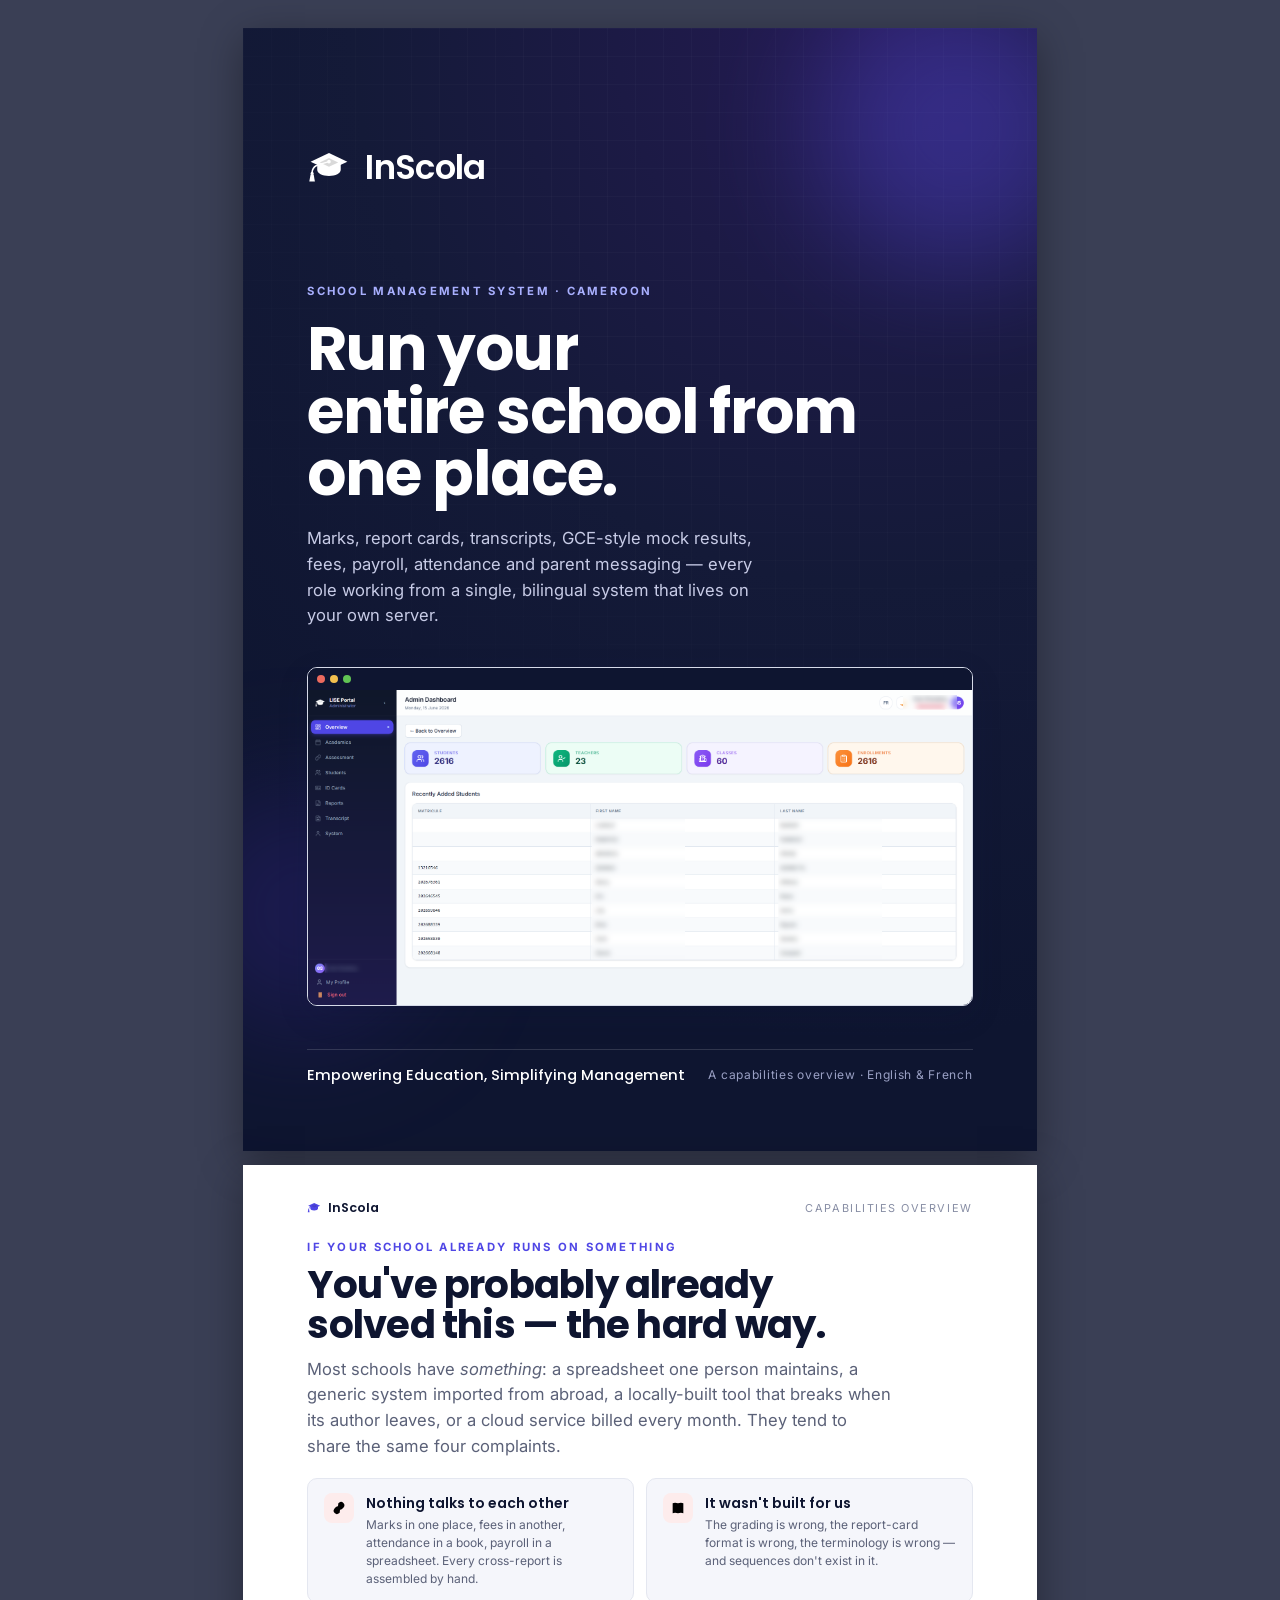
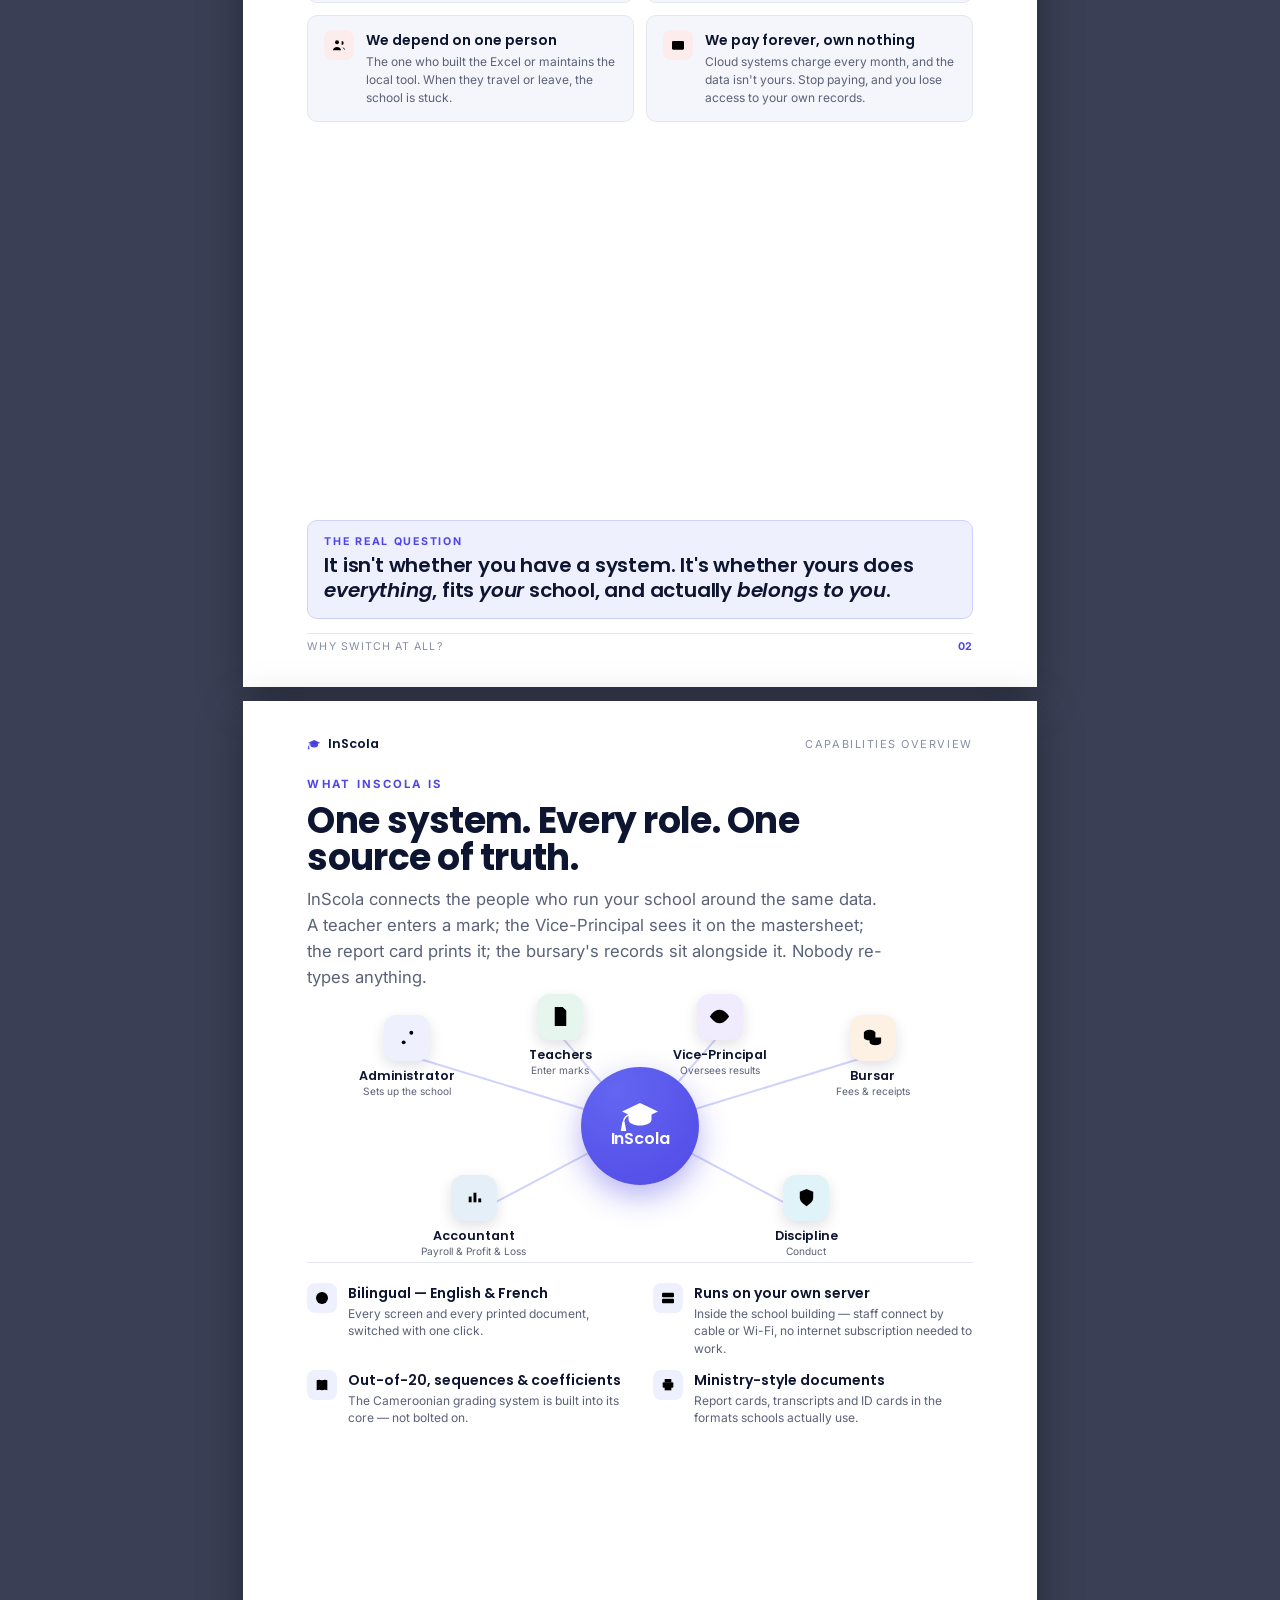
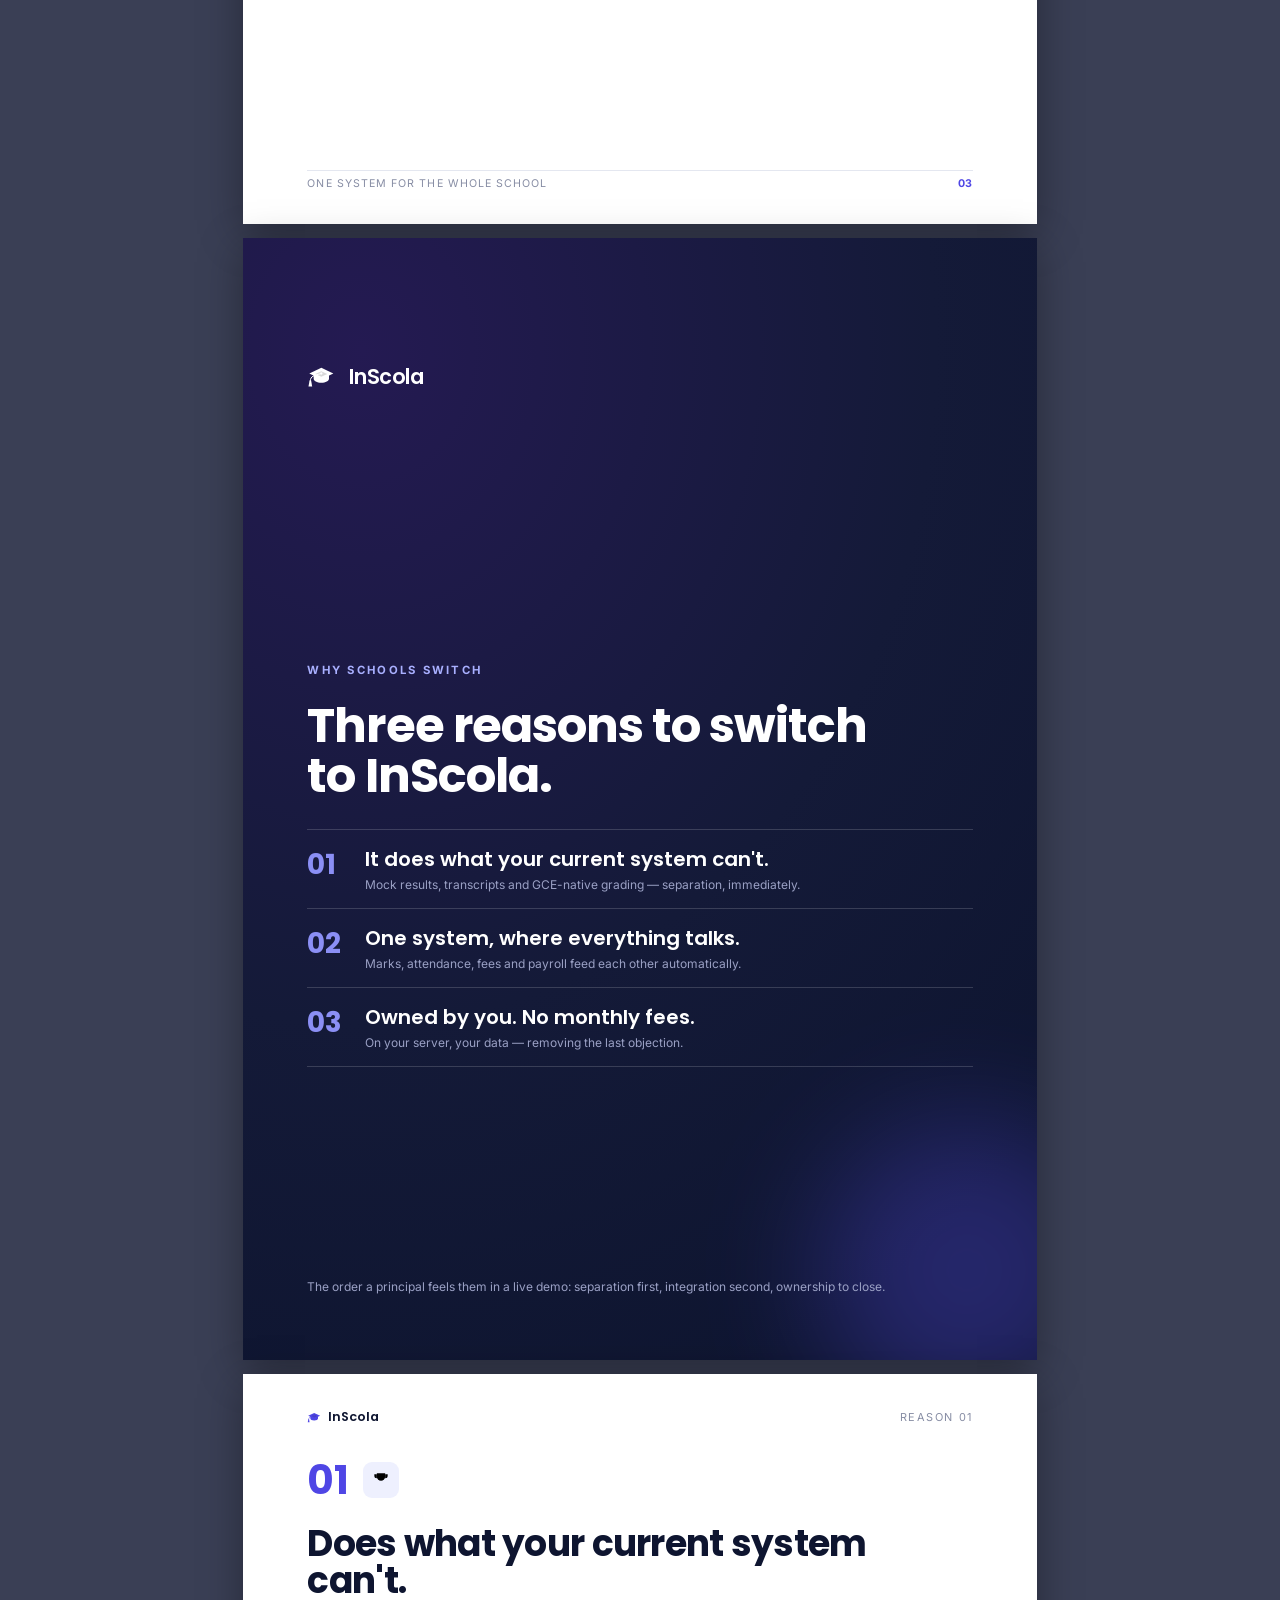
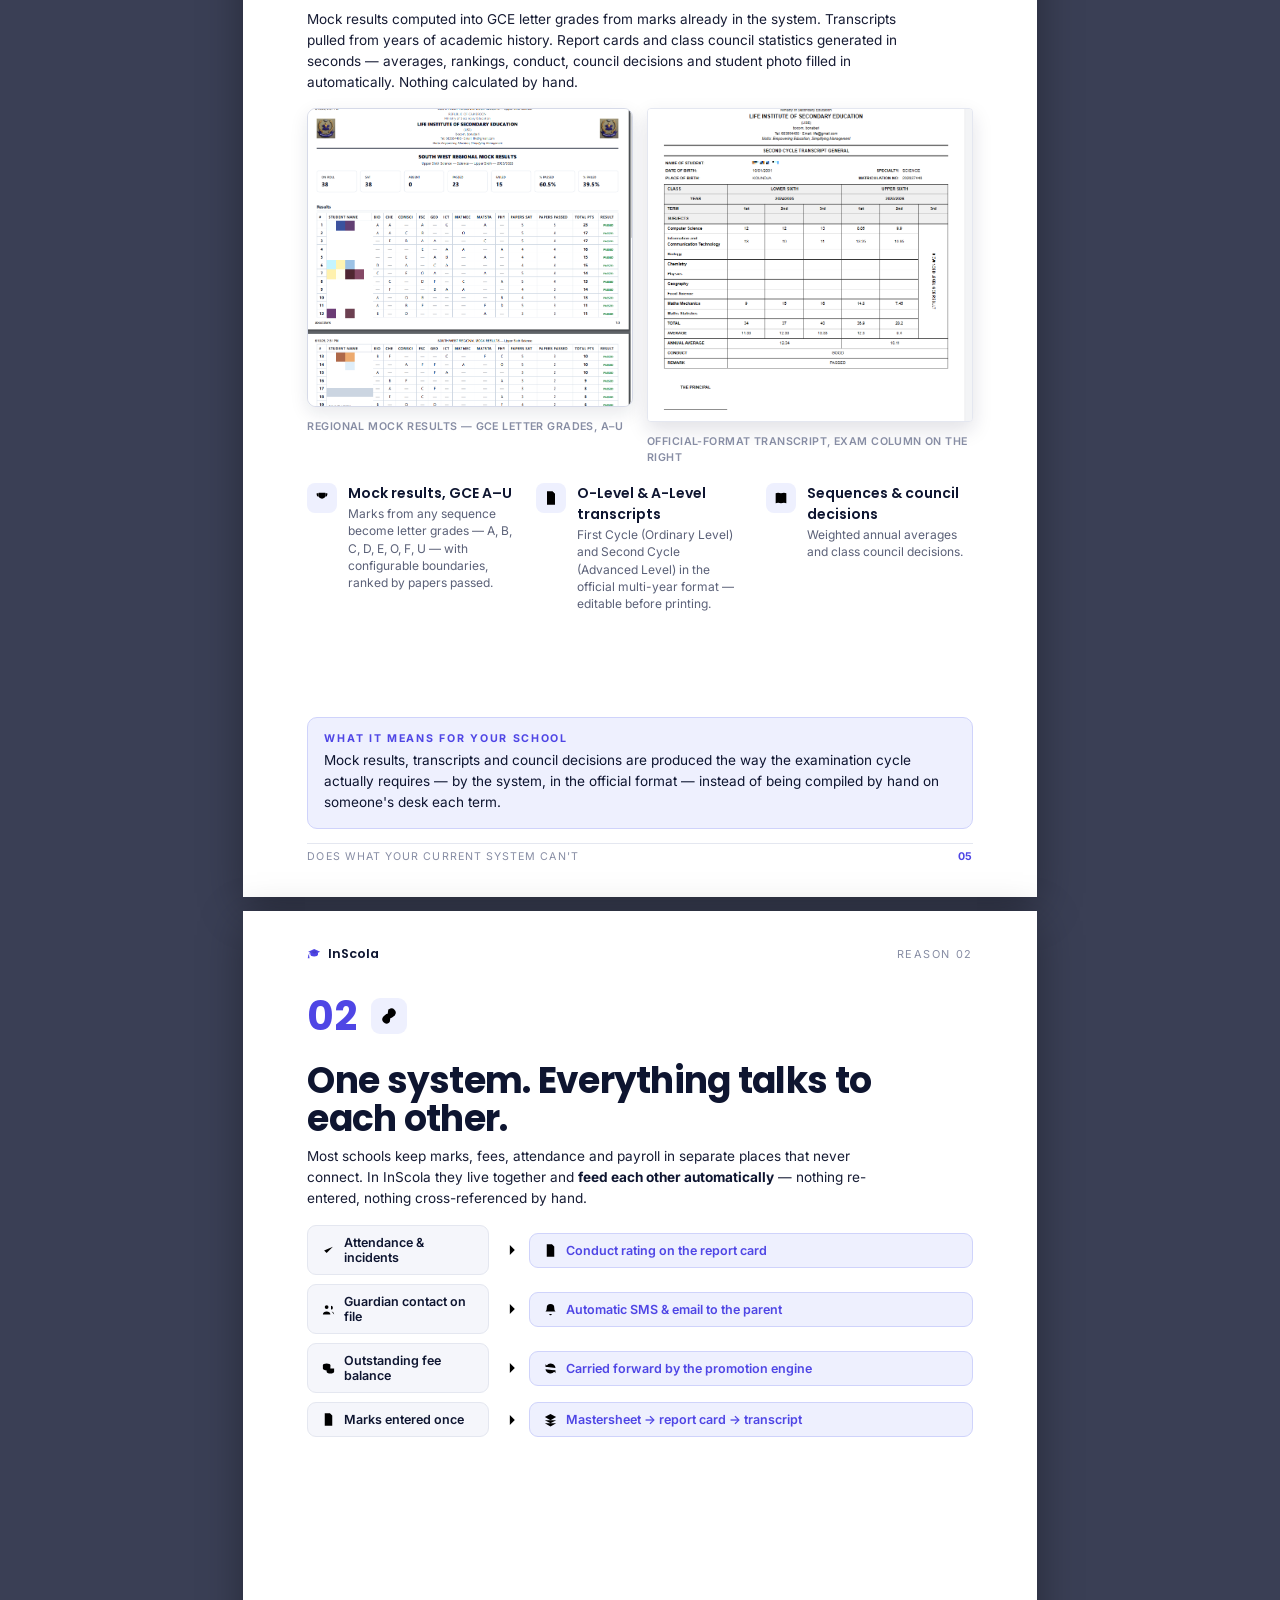
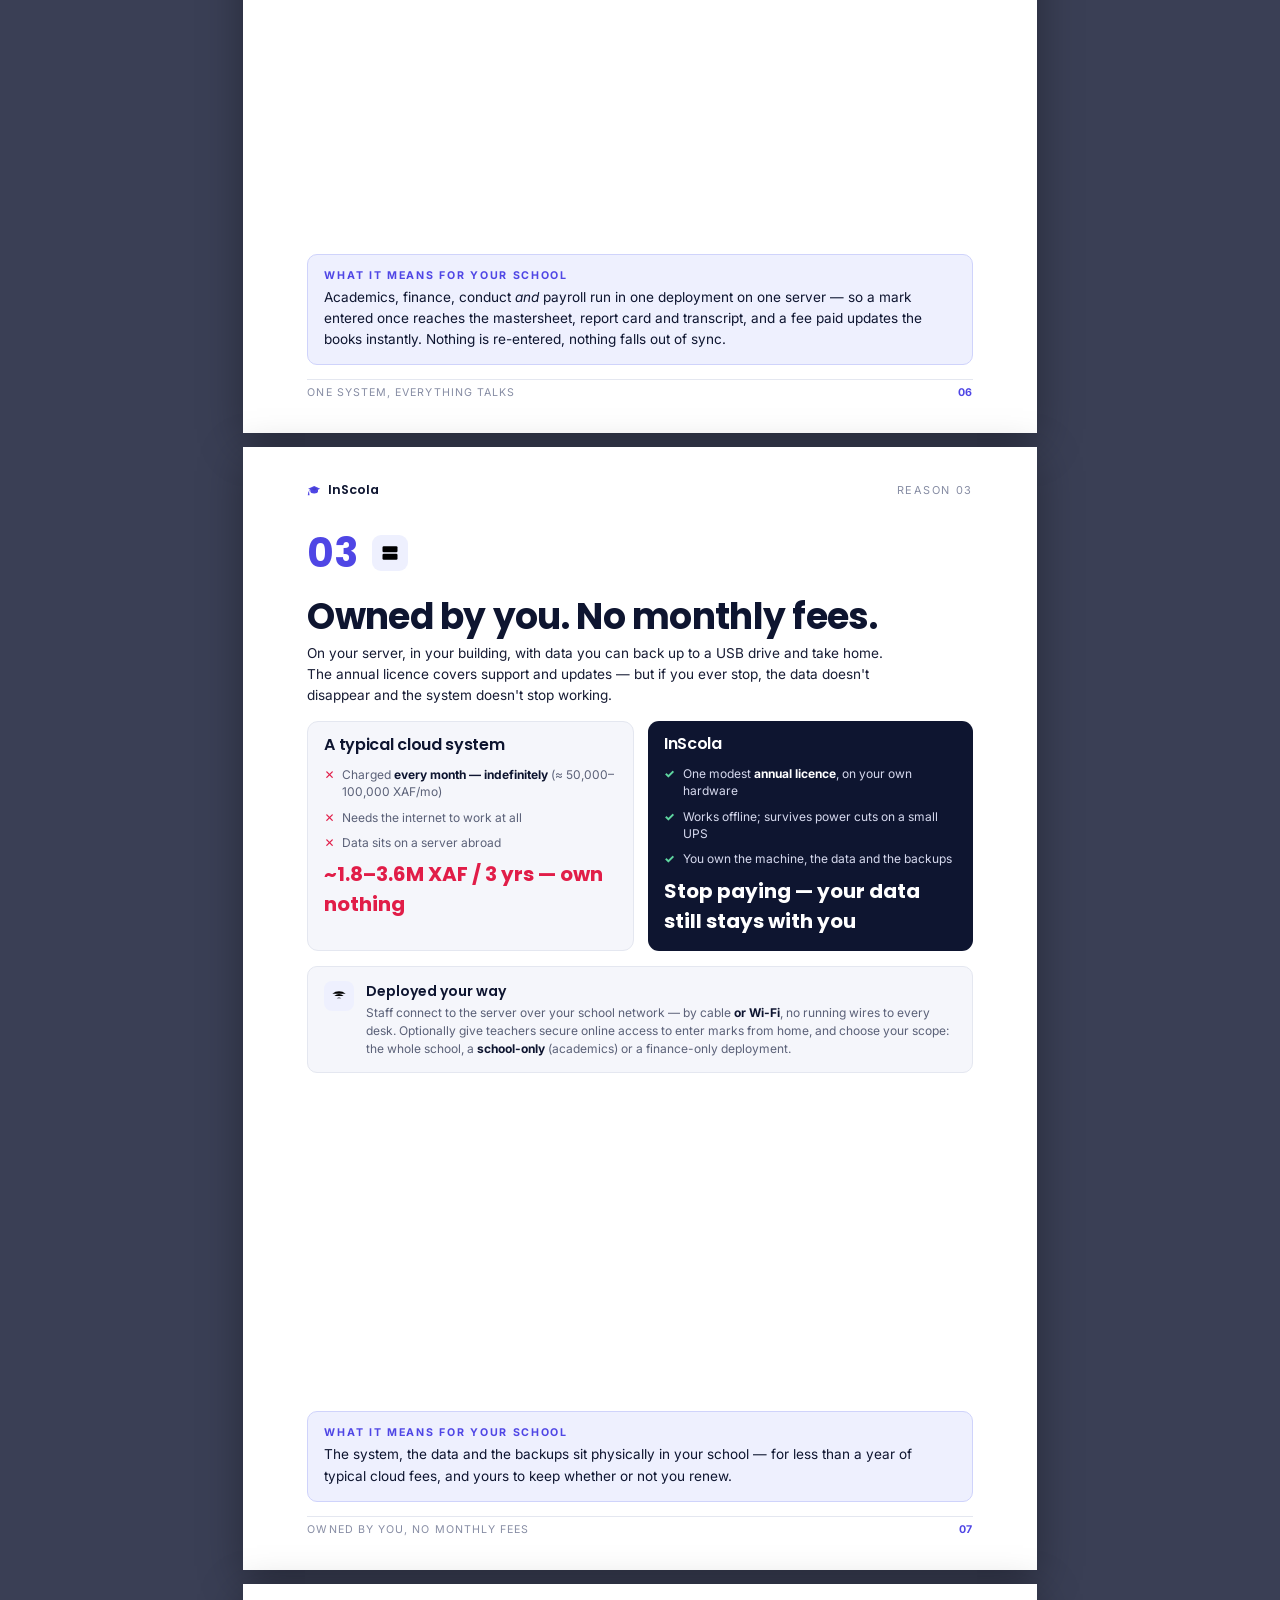
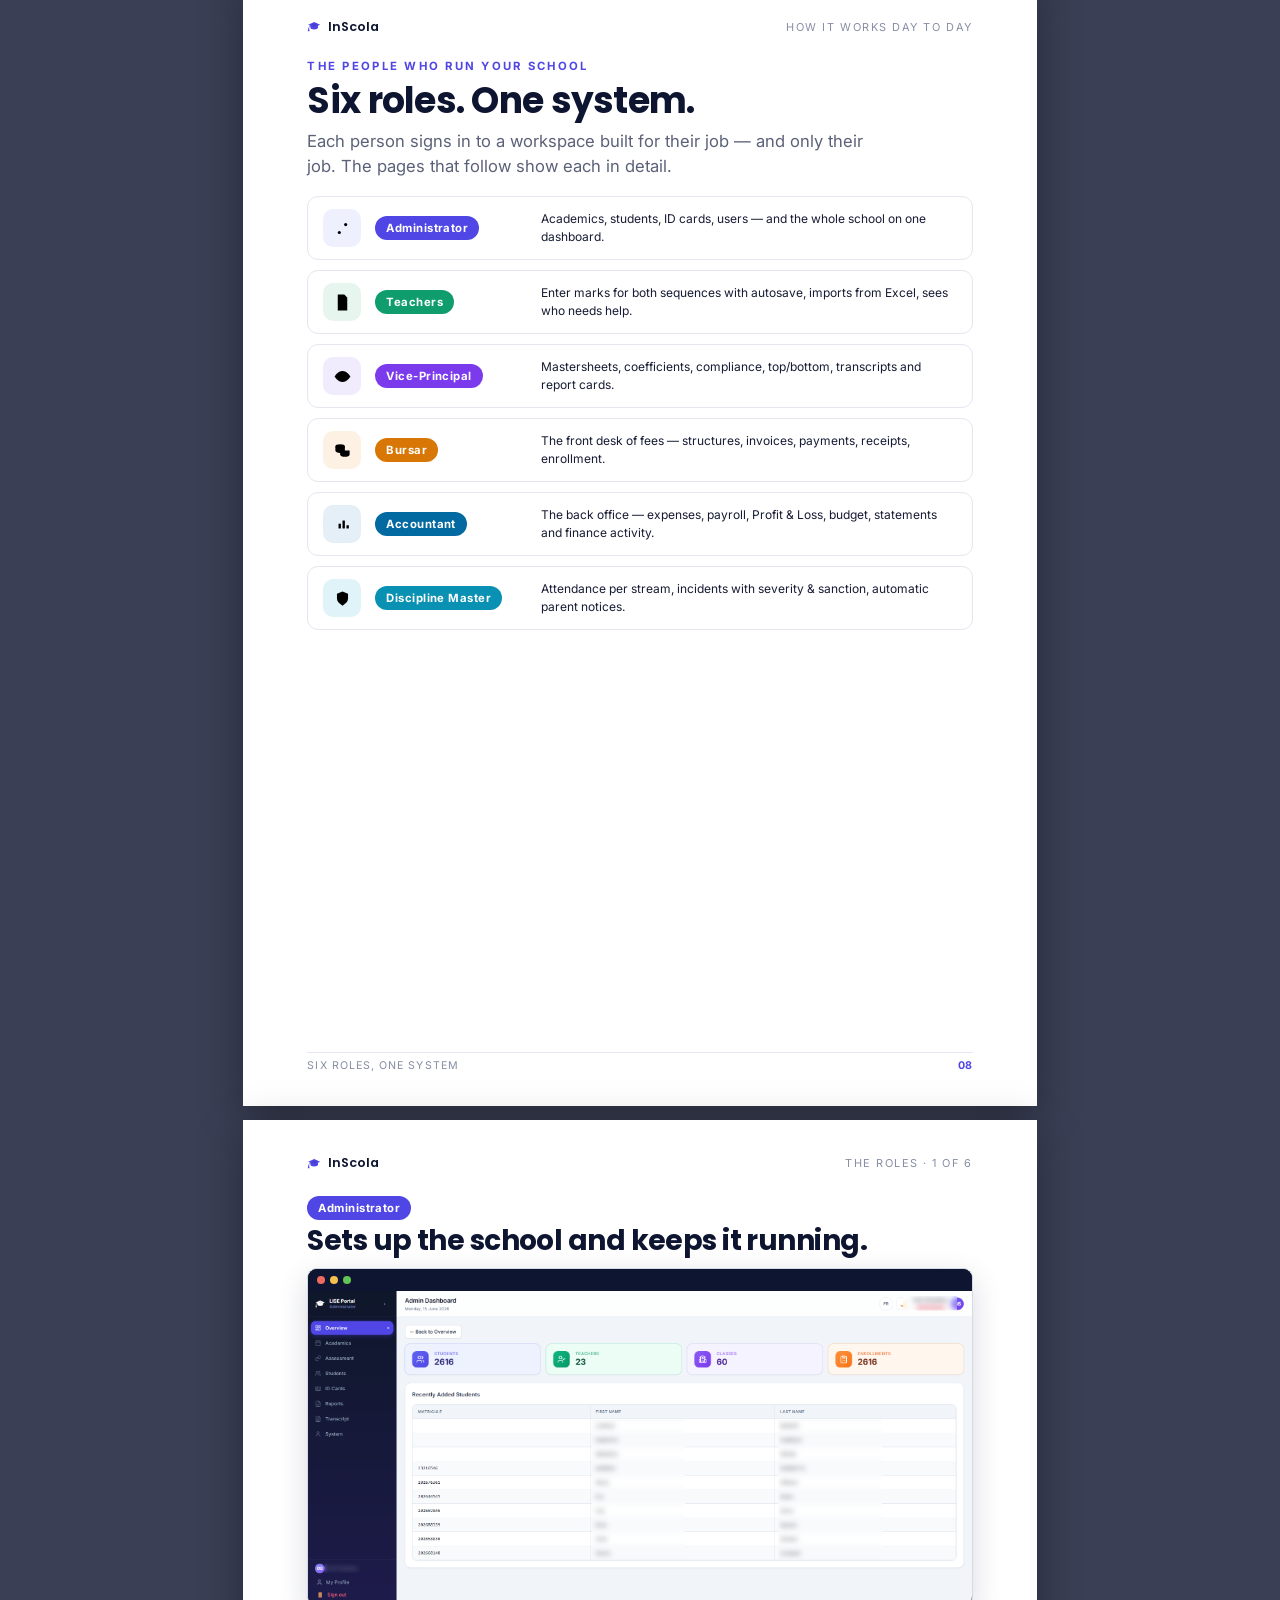
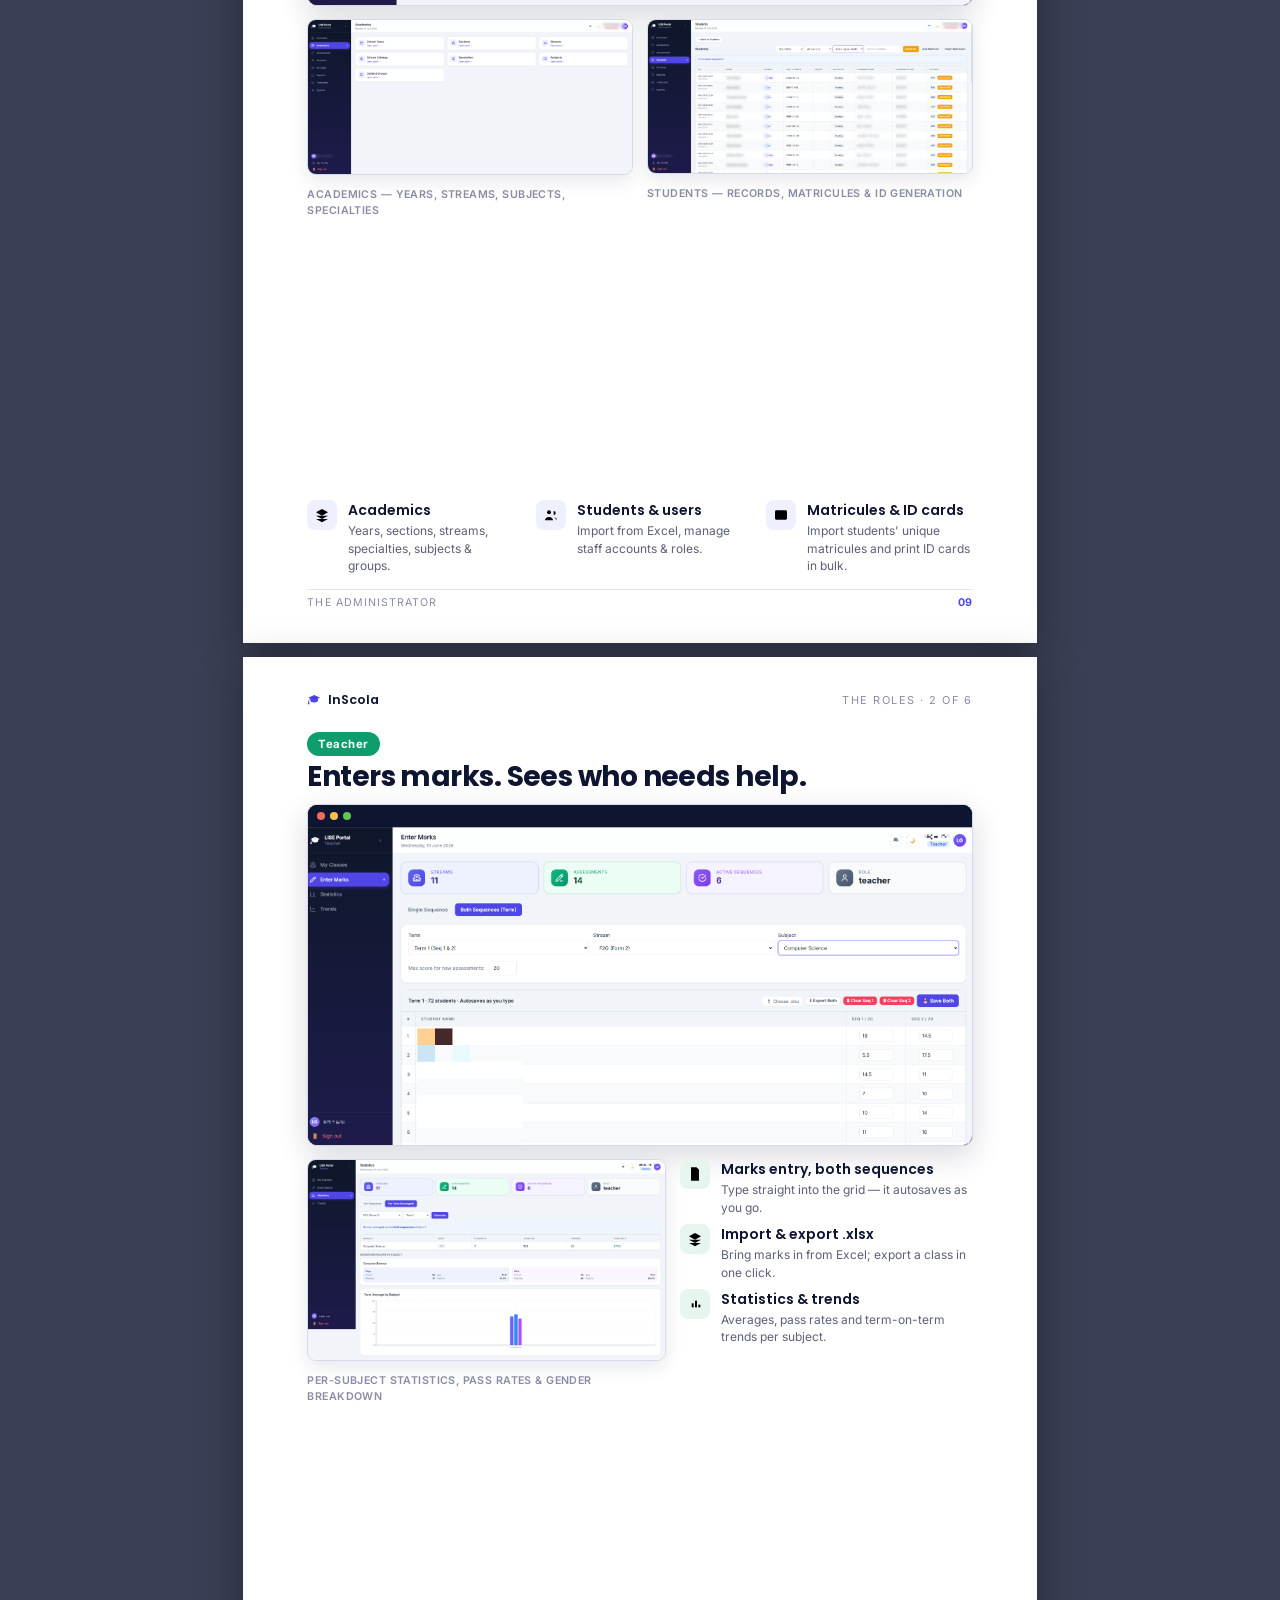
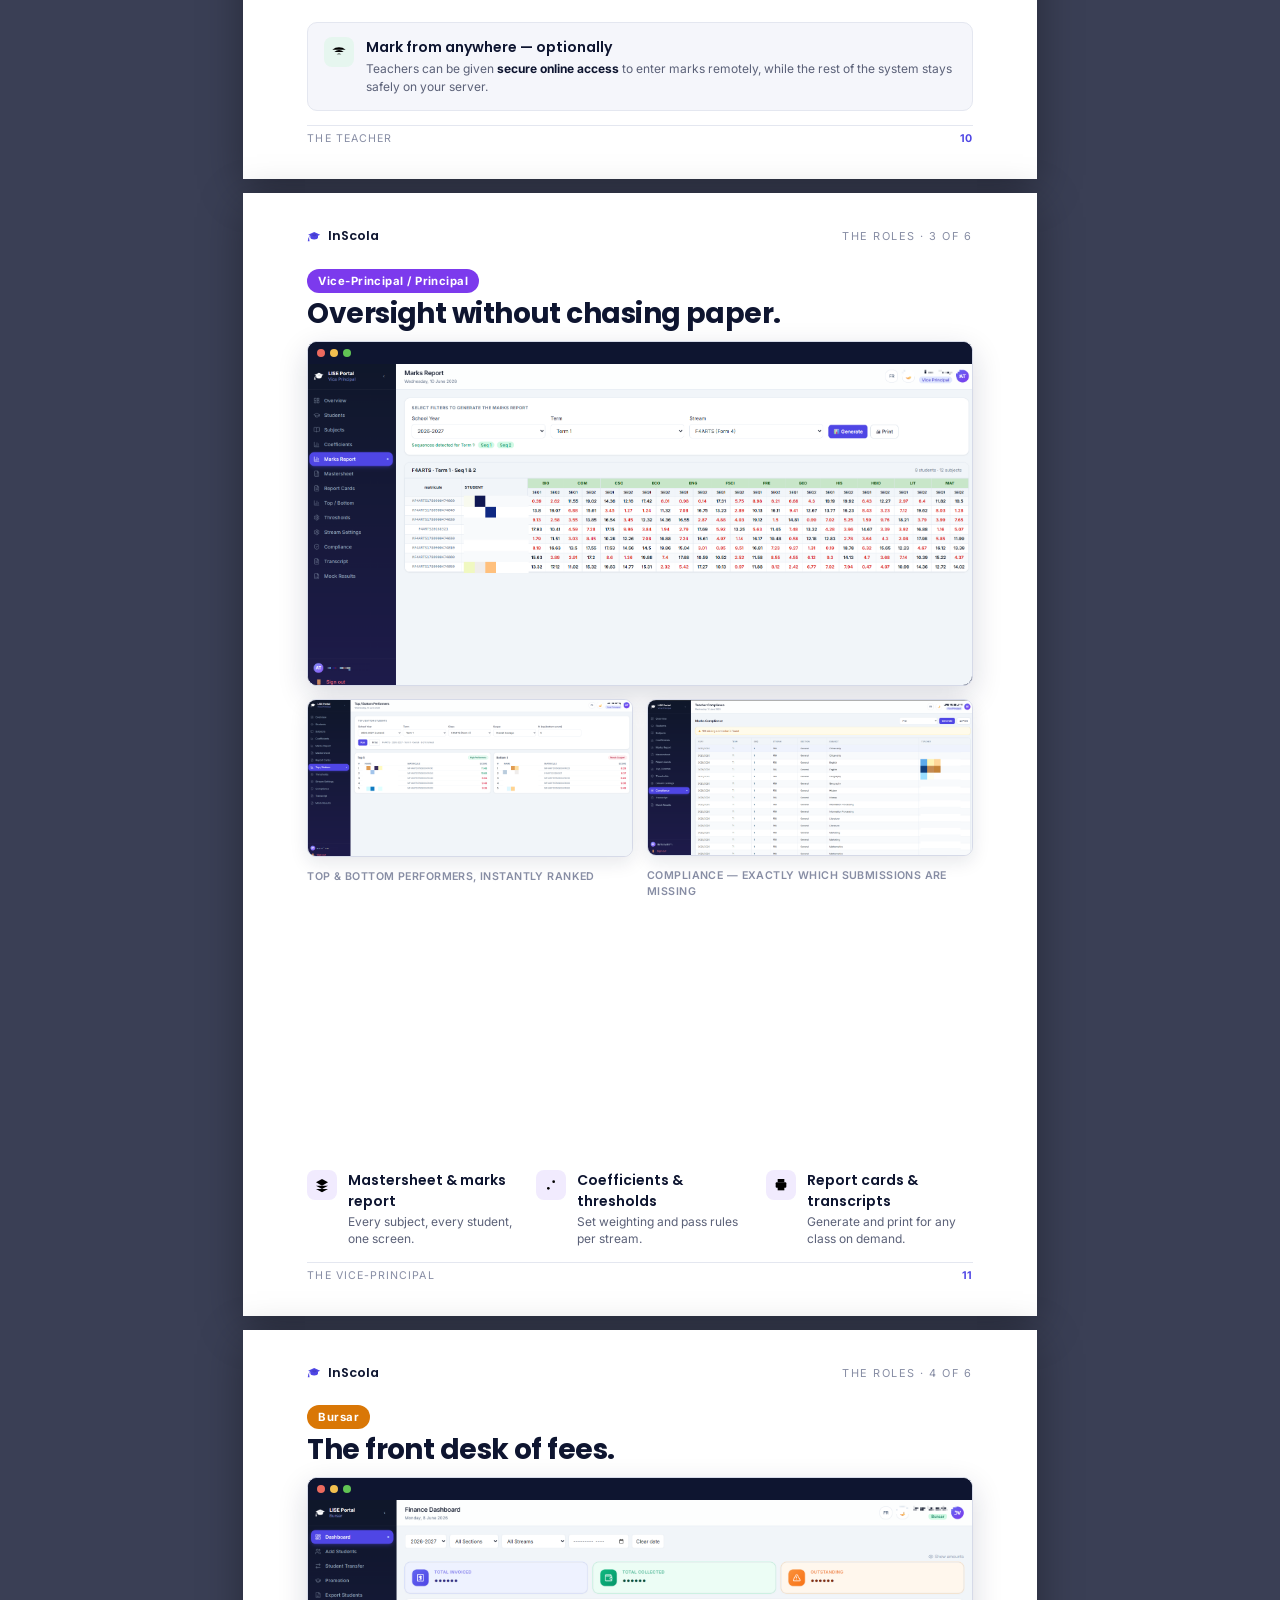
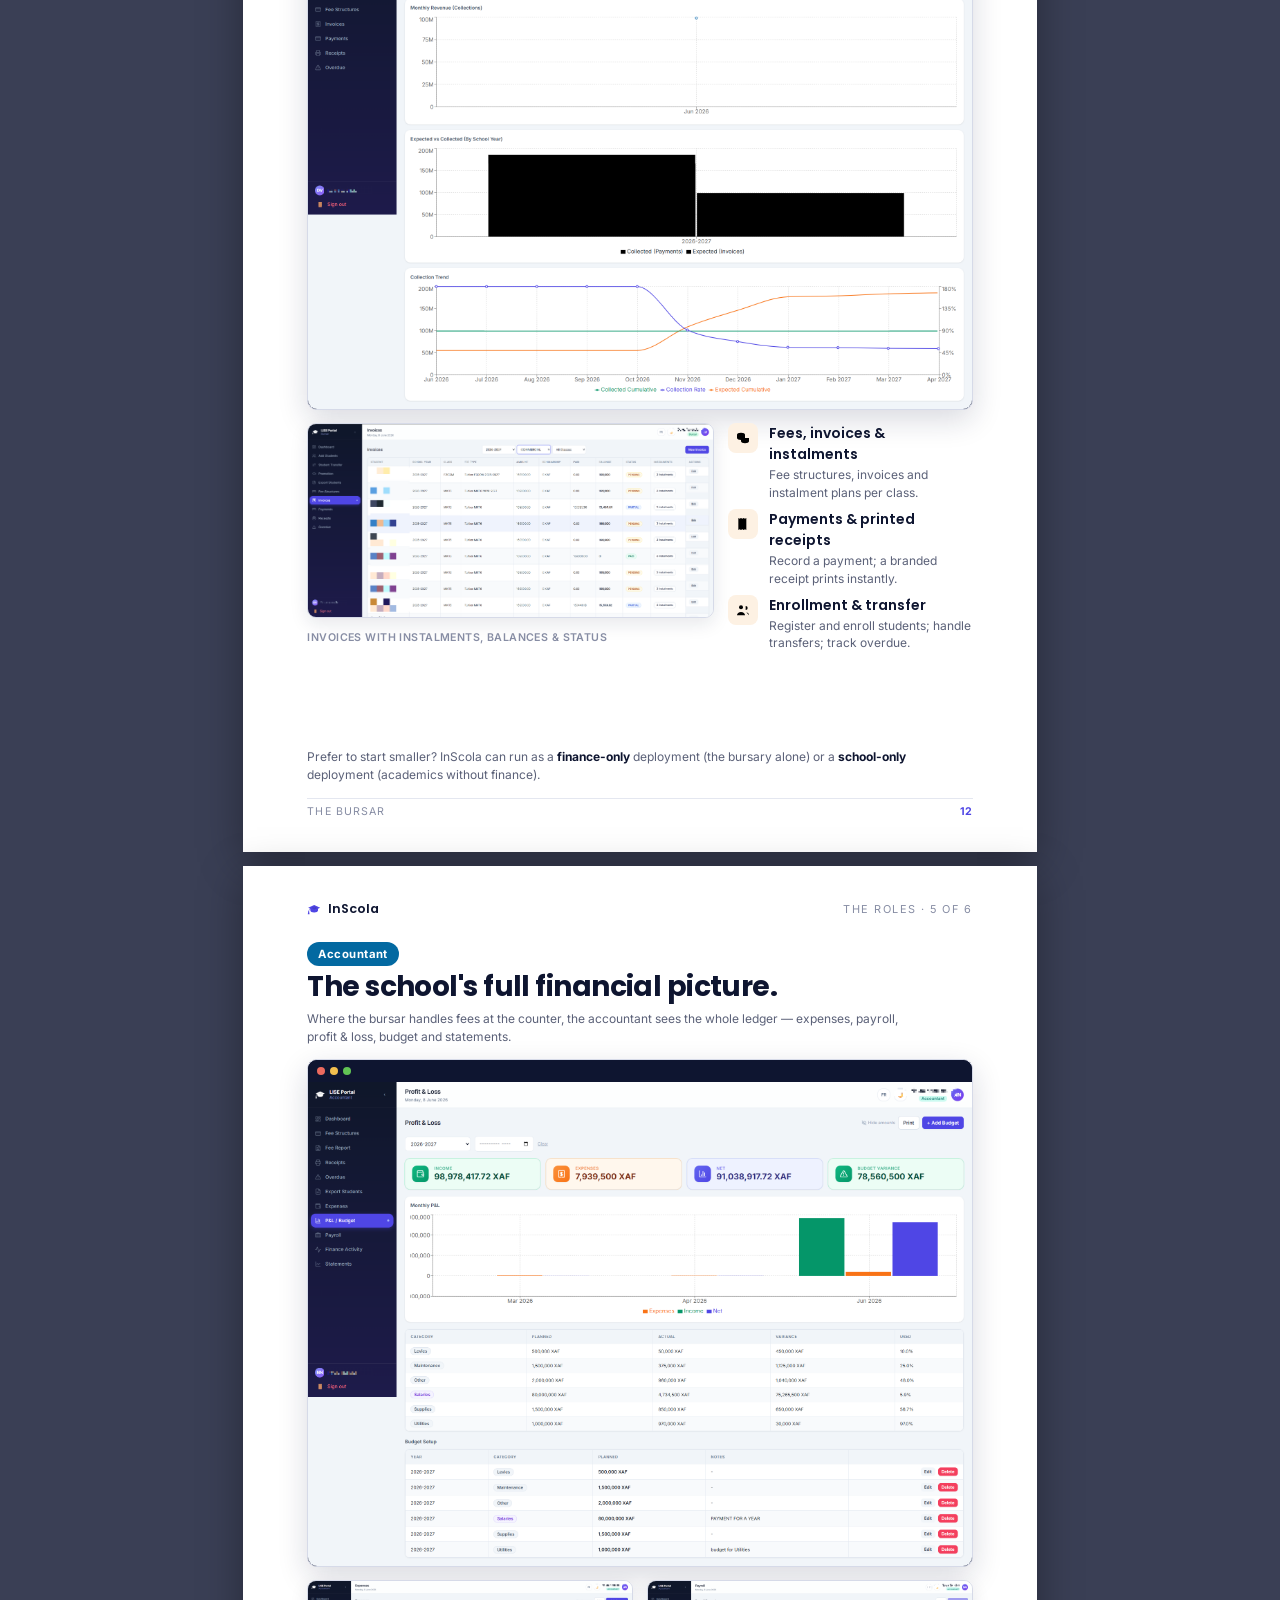
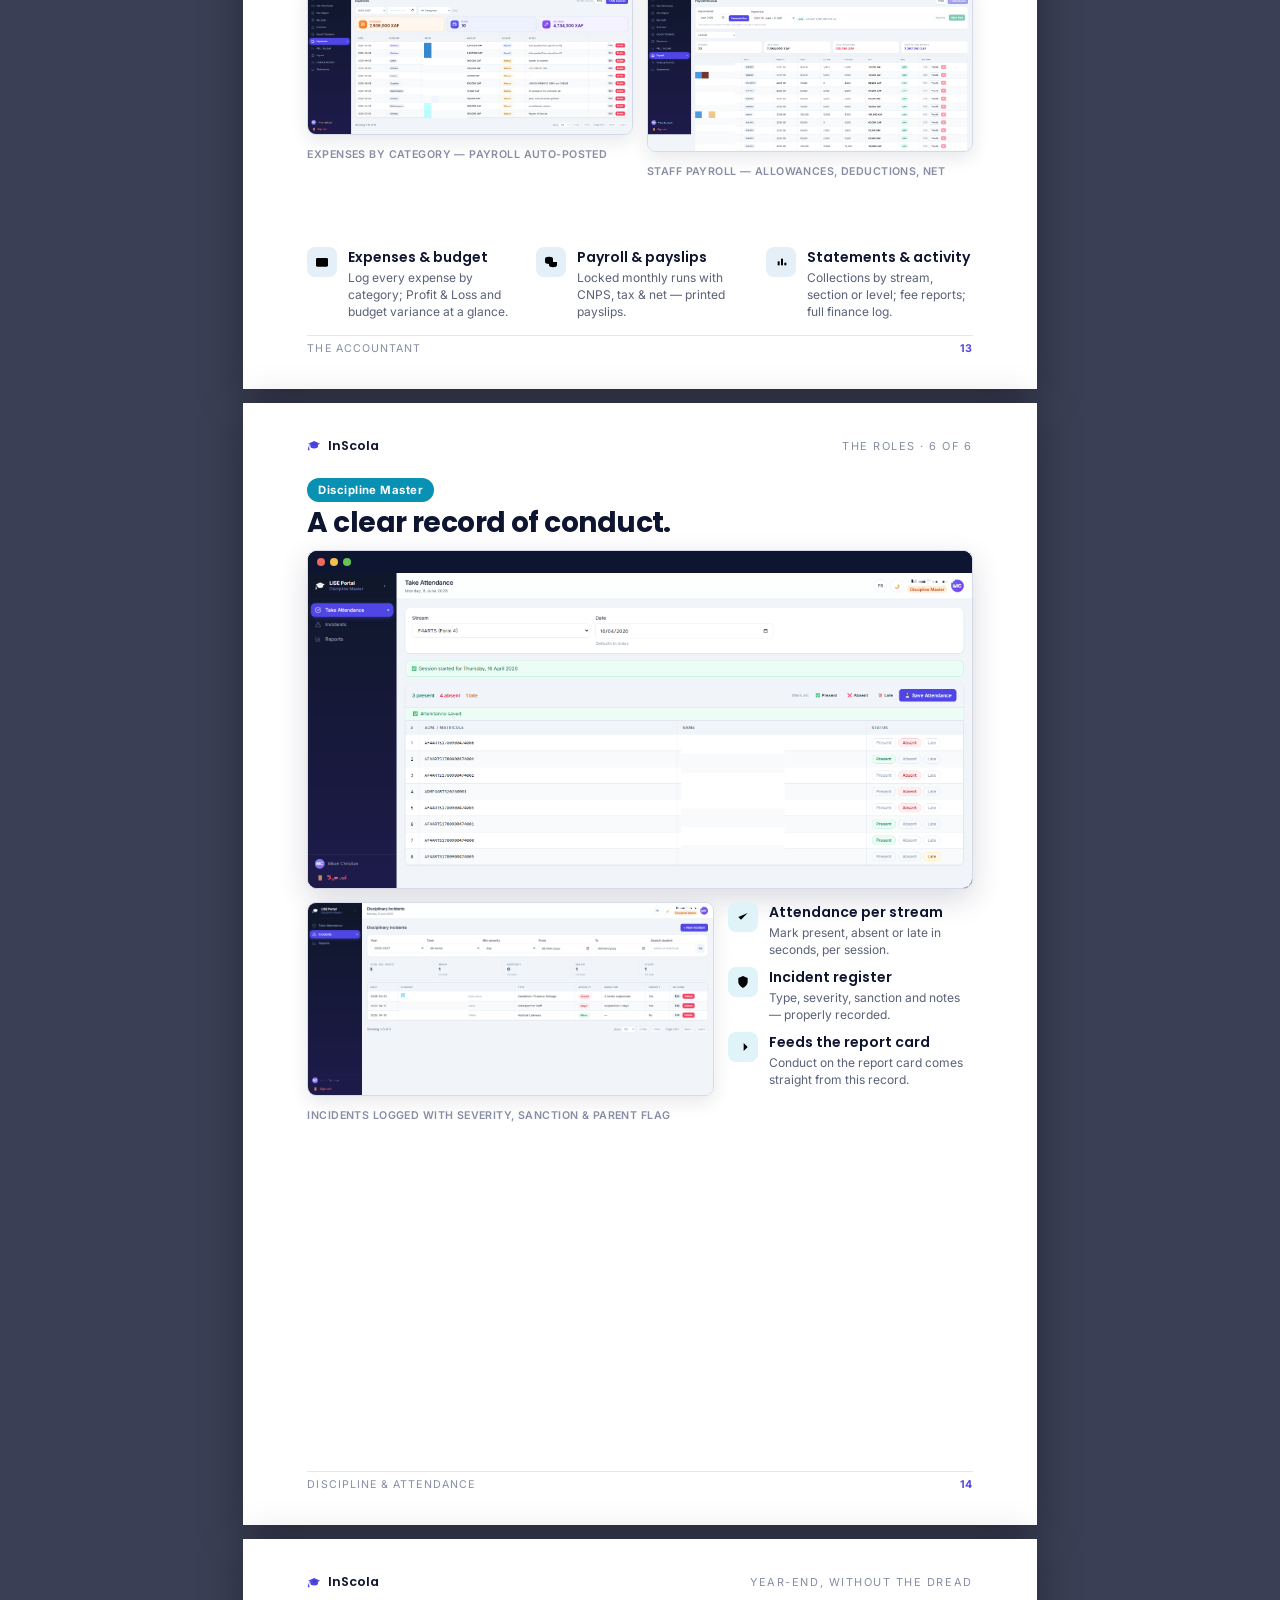
<file: InScola Capabilities-print.html>
<!DOCTYPE html>
<html lang="en">
<head>
<meta charset="UTF-8">
<meta name="viewport" content="width=device-width, initial-scale=1.0">
<title>InScola — Capabilities</title>
<link rel="stylesheet" href="booklet.css">
<style>
/* page-specific diagrams */
.hub{ position:relative; height:235px; }
.hub__center{ position:absolute; left:50%; top:50%; transform:translate(-50%,-50%);
  width:118px; height:118px; border-radius:50%; background:radial-gradient(120% 120% at 30% 20%,var(--indigo-2),var(--indigo));
  display:flex; flex-direction:column; align-items:center; justify-content:center; color:#fff;
  box-shadow:0 12px 30px rgba(79,70,229,.4); z-index:3; }
.hub__center svg{ width:40px; height:auto; color:#fff; margin-bottom:-6px; }
.hub__center b{ font-family:var(--serif); font-weight:600; font-size:12pt; margin-top:0; letter-spacing:-.01em; }
.hub__node{ position:absolute; transform:translate(-50%,-50%); width:118px; text-align:center; z-index:2; }
.hub__node .b{ width:46px; height:46px; border-radius:13px; margin:0 auto 6px; display:flex; align-items:center; justify-content:center; box-shadow:0 5px 14px rgba(20,26,60,.13); }
.hub__node .b svg{ width:23px; height:23px; }
.hub__node .t{ font-family:var(--serif); font-weight:600; font-size:9.5pt; color:var(--ink); }
.hub__node .s{ font-size:7.6pt; color:var(--muted); }
.hub svg.wires{ position:absolute; inset:0; width:100%; height:100%; z-index:1; }

.onprem{ display:flex; align-items:center; gap:0; }
.onprem .bldg{ flex:none; width:140px; height:150px; border-radius:13px; border:1.5px solid var(--line-2); background:var(--soft); position:relative; display:flex; flex-direction:column; align-items:center; justify-content:center; gap:8px; }
.onprem .bldg .lab{ position:absolute; top:9px; left:0; right:0; text-align:center; font-size:7.6pt; letter-spacing:.12em; text-transform:uppercase; color:var(--muted); font-weight:700;}
.onprem .srv{ width:58px; height:62px; border-radius:9px; background:linear-gradient(160deg,var(--indigo-2),var(--indigo)); display:flex; align-items:center; justify-content:center; box-shadow:0 8px 18px rgba(79,70,229,.32); }
.onprem .srv svg{ width:30px; height:30px; color:#fff; }
.onprem .barrier{ flex:none; width:84px; text-align:center; }
.onprem .cloudx{ flex:1; opacity:.6; display:flex; flex-direction:column; align-items:center; gap:6px; color:var(--muted-2); }
.onprem .cloudx svg{ width:40px; height:40px; }

/* integration flow */
.flow{ display:flex; flex-direction:column; gap:9px; }
.flow .fr{ display:flex; align-items:center; gap:10px; }
.flow .src,.flow .dst{ display:flex; align-items:center; gap:8px; padding:9px 13px; border-radius:9px; font-size:9.4pt; font-weight:600; }
.flow .src{ background:var(--soft); border:1px solid var(--line); color:var(--ink); flex:none; width:48mm; }
.flow .dst{ background:var(--indigo-tint); border:1px solid #cfd3fb; color:var(--indigo); flex:1; }
.flow .src svg,.flow .dst svg{ width:15px; height:15px; flex:none; }
.flow .arr{ flex:none; color:var(--muted-2); }
.flow .arr svg{ width:20px; height:20px; display:block; }

/* timeline */
.timeline{ position:relative; }
.tl-item{ display:flex; gap:16px; padding-bottom:15px; position:relative; }
.tl-item:not(:last-child)::before{ content:""; position:absolute; left:17px; top:36px; bottom:0; width:2px; background:var(--line); }
.tl-num{ flex:none; width:36px; height:36px; border-radius:50%; background:var(--indigo); color:#fff; font-family:var(--serif); font-weight:700; font-size:13pt; display:flex; align-items:center; justify-content:center; z-index:2; }
.tl-item.soft .tl-num{ background:var(--indigo-tint); color:var(--indigo); }
.tl-tt{ font-family:var(--serif); font-weight:600; font-size:12pt; color:var(--ink); }
.tl-ds{ font-size:9.5pt; color:var(--muted); line-height:1.5; margin-top:2px; }

.bigq{ font-family:var(--serif); font-weight:600; font-size:15pt; color:var(--ink); line-height:1.28; letter-spacing:-.01em; }
.frline{ display:flex; gap:10px; align-items:baseline; padding:8px 0; border-bottom:1px solid var(--line); }
.frline .en{ flex:1; font-weight:600; color:var(--ink); font-size:10.5pt; }
.frline .fr{ flex:1; color:var(--indigo); font-size:10.5pt; font-style:italic; font-family:var(--serif); font-weight:500; }
.frline .ctx{ flex:none; font-size:8pt; color:var(--muted-2); text-transform:uppercase; letter-spacing:.08em; }

/* cost compare */
.compare{ display:flex; gap:14px; }
.compare .cc{ flex:1; border-radius:11px; padding:15px 16px; }
.compare .cloud{ background:var(--soft); border:1px solid var(--line); }
.compare .ours{ background:var(--ink); color:#fff; }
.compare .cc h4{ font-family:var(--serif); font-weight:600; font-size:12pt; margin-bottom:8px; }
.compare .ours h4{ color:#fff; }
.compare .cc .li{ display:flex; gap:8px; font-size:9pt; line-height:1.45; padding:4px 0; }
.compare .cloud .li{ color:var(--muted); }
.compare .ours .li{ color:#d6d9ee; }
.compare .x{ color:var(--rose); font-weight:800; flex:none; }
.compare .v{ color:#5fd6a0; font-weight:800; flex:none; }
.compare .big{ font-family:var(--serif); font-weight:700; font-size:15pt; color:var(--ink); margin-top:4px; }
.compare .ours .big{ color:#fff; }
.compare .ours strong{ color:#fff; }
</style>
</head>
<body>

<!-- ============ ICON + LOGO SYMBOLS ============ -->
<svg width="0" height="0" style="position:absolute" aria-hidden="true">
  <symbol id="cap" viewBox="110 38 180 134">
    <path d="M150 86 C150 86 168 98 196 98 C224 98 242 86 242 86 L242 116 C242 130 222 140 196 140 C170 140 150 130 150 116 Z" fill="currentColor"></path>
    <path d="M196 50 L268 84 L196 118 L124 84 Z" fill="currentColor"></path>
    <path d="M196 70 L232 87 L196 104 L160 87 Z" fill="#000" opacity=".15"></path>
    <circle cx="196" cy="84" r="7" fill="currentColor"></circle>
    <path d="M196 84 C150 96 132 100 130 126" fill="none" stroke="currentColor" stroke-width="6" stroke-linecap="round"></path>
    <circle cx="130" cy="130" r="6" fill="currentColor"></circle>
    <path d="M124 134 L136 134 L141 162 L119 162 Z" fill="currentColor"></path>
  </symbol>
  <g fill="none" stroke="currentColor" stroke-width="1.8" stroke-linecap="round" stroke-linejoin="round">
    <symbol id="i-doc" viewBox="0 0 24 24"><path d="M6 2h8l4 4v16H6z"/><path d="M14 2v4h4"/><path d="M9 12h6M9 16h6"/></symbol>
    <symbol id="i-bolt" viewBox="0 0 24 24"><path d="M13 2 4 14h7l-1 8 9-12h-7z"/></symbol>
    <symbol id="i-server" viewBox="0 0 24 24"><rect x="3" y="4" width="18" height="7" rx="1.5"/><rect x="3" y="13" width="18" height="7" rx="1.5"/><path d="M7 7.5h.01M7 16.5h.01"/></symbol>
    <symbol id="i-flag" viewBox="0 0 24 24"><path d="M5 22V4"/><path d="M5 4h12l-2 4 2 4H5"/></symbol>
    <symbol id="i-shield" viewBox="0 0 24 24"><path d="M12 3 5 6v6c0 4 3 6.5 7 9 4-2.5 7-5 7-9V6z"/><path d="M9 12l2 2 4-4"/></symbol>
    <symbol id="i-users" viewBox="0 0 24 24"><circle cx="9" cy="8" r="3"/><path d="M3 20c0-3 2.5-5 6-5s6 2 6 5"/><path d="M16 6a3 3 0 0 1 0 6M21 20c0-2.5-1.5-4.2-4-4.8"/></symbol>
    <symbol id="i-clock" viewBox="0 0 24 24"><circle cx="12" cy="12" r="9"/><path d="M12 7v5l3 2"/></symbol>
    <symbol id="i-chart" viewBox="0 0 24 24"><path d="M4 20V4M4 20h16"/><rect x="7" y="11" width="3" height="6"/><rect x="12" y="7" width="3" height="10"/><rect x="17" y="13" width="3" height="4"/></symbol>
    <symbol id="i-coins" viewBox="0 0 24 24"><ellipse cx="9" cy="7" rx="6" ry="3"/><path d="M3 7v5c0 1.7 2.7 3 6 3s6-1.3 6-3V7"/><path d="M9 12v5c0 1.7 2.7 3 6 3s6-1.3 6-3v-5"/></symbol>
    <symbol id="i-cal" viewBox="0 0 24 24"><rect x="4" y="5" width="16" height="16" rx="2"/><path d="M4 9h16M8 3v4M16 3v4"/></symbol>
    <symbol id="i-id" viewBox="0 0 24 24"><rect x="3" y="5" width="18" height="14" rx="2"/><circle cx="9" cy="11" r="2"/><path d="M6.5 16c.5-1.5 1.5-2 2.5-2s2 .5 2.5 2M14 9h4M14 13h4"/></symbol>
    <symbol id="i-bell" viewBox="0 0 24 24"><path d="M6 9a6 6 0 0 1 12 0c0 5 2 6 2 6H4s2-1 2-6"/><path d="M10 19a2 2 0 0 0 4 0"/></symbol>
    <symbol id="i-globe" viewBox="0 0 24 24"><circle cx="12" cy="12" r="9"/><path d="M3 12h18M12 3c2.5 2.6 2.5 15.4 0 18M12 3c-2.5 2.6-2.5 15.4 0 18"/></symbol>
    <symbol id="i-book" viewBox="0 0 24 24"><path d="M4 5c2-1 5-1 8 0v15c-3-1-6-1-8 0z"/><path d="M20 5c-2-1-5-1-8 0v15c3-1 6-1 8 0z"/></symbol>
    <symbol id="i-check" viewBox="0 0 24 24"><path d="M5 12l4 4L19 6"/></symbol>
    <symbol id="i-layers" viewBox="0 0 24 24"><path d="M12 3 3 8l9 5 9-5z"/><path d="M3 13l9 5 9-5M3 18l9 5 9-5"/></symbol>
    <symbol id="i-gauge" viewBox="0 0 24 24"><path d="M4 18a8 8 0 1 1 16 0"/><path d="M12 18l4-5"/></symbol>
    <symbol id="i-printer" viewBox="0 0 24 24"><path d="M7 8V3h10v5"/><rect x="4" y="8" width="16" height="8" rx="1.5"/><path d="M7 14h10v6H7z"/></symbol>
    <symbol id="i-wifioff" viewBox="0 0 24 24"><path d="M3 3l18 18"/><path d="M5 12a11 11 0 0 1 4-2.6M2 8.5a16 16 0 0 1 5-3M22 8.5a16 16 0 0 0-7-3.4"/><path d="M8.5 15.5a6 6 0 0 1 5.5-1.3"/><path d="M12 19h.01"/></symbol>
    <symbol id="i-db" viewBox="0 0 24 24"><ellipse cx="12" cy="5" rx="8" ry="3"/><path d="M4 5v14c0 1.7 3.6 3 8 3s8-1.3 8-3V5M4 12c0 1.7 3.6 3 8 3s8-1.3 8-3"/></symbol>
    <symbol id="i-sliders" viewBox="0 0 24 24"><path d="M4 7h10M18 7h2M4 17h2M10 17h10"/><circle cx="16" cy="7" r="2"/><circle cx="8" cy="17" r="2"/></symbol>
    <symbol id="i-lock" viewBox="0 0 24 24"><rect x="5" y="11" width="14" height="9" rx="2"/><path d="M8 11V8a4 4 0 0 1 8 0v3"/></symbol>
    <symbol id="i-eye" viewBox="0 0 24 24"><path d="M2 12s4-7 10-7 10 7 10 7-4 7-10 7S2 12 2 12z"/><circle cx="12" cy="12" r="3"/></symbol>
    <symbol id="i-rank" viewBox="0 0 24 24"><path d="M8 21h8M12 17v4"/><path d="M7 4h10v4a5 5 0 0 1-10 0z"/><path d="M7 5H4v2a3 3 0 0 0 3 3M17 5h3v2a3 3 0 0 1-3 3"/></symbol>
    <symbol id="i-arrow" viewBox="0 0 24 24"><path d="M5 12h14M13 6l6 6-6 6"/></symbol>
    <symbol id="i-mail" viewBox="0 0 24 24"><rect x="3" y="5" width="18" height="14" rx="2"/><path d="M4 7l8 6 8-6"/></symbol>
    <symbol id="i-cloud" viewBox="0 0 24 24"><path d="M7 18a4 4 0 0 1 .5-8 6 6 0 0 1 11.5 2 3.5 3.5 0 0 1-.5 6z"/></symbol>
    <symbol id="i-wifi" viewBox="0 0 24 24"><path d="M5 12a11 11 0 0 1 14 0M8.5 15.5a6 6 0 0 1 7 0M2 8.5a16 16 0 0 1 20 0"/><path d="M12 19h.01"/></symbol>
    <symbol id="i-refresh" viewBox="0 0 24 24"><path d="M20 11a8 8 0 0 0-14-4l-2 2M4 13a8 8 0 0 0 14 4l2-2"/><path d="M4 5v4h4M20 19v-4h-4"/></symbol>
    <symbol id="i-receipt" viewBox="0 0 24 24"><path d="M5 3v18l2-1 2 1 2-1 2 1 2-1 2 1V3l-2 1-2-1-2 1-2-1-2 1z"/><path d="M9 8h6M9 12h6"/></symbol>
    <symbol id="i-wallet" viewBox="0 0 24 24"><rect x="3" y="6" width="18" height="13" rx="2"/><path d="M3 10h18M16 14h2"/></symbol>
    <symbol id="i-link" viewBox="0 0 24 24"><path d="M10 13a5 5 0 0 0 7 0l2-2a5 5 0 0 0-7-7l-1 1"/><path d="M14 11a5 5 0 0 0-7 0l-2 2a5 5 0 0 0 7 7l1-1"/></symbol>
  </g>
</svg>

<div class="book">

<!-- ============================== 01 COVER ============================== -->
<section class="page cover" data-screen-label="01 Cover">
  <div class="grid-tex"></div>
  <div class="glow" style="width:280px;height:280px;background:#5b4ff0;opacity:.35;right:-60px;top:-40px;"></div>
  <div class="glow" style="width:240px;height:240px;background:#2a2170;opacity:.5;left:-60px;bottom:120px;"></div>
  <div class="page__inner col between">
    <div class="col" style="gap:42px;">
      <div class="lockup" style="--cap:46px;--word:34px; color:#fff;">
        <svg><use href="#cap"></use></svg><span class="word">InScola</span>
      </div>
      <div class="col" style="gap:20px; max-width:150mm;">
        <span class="eyebrow on-dark">School Management System · Cameroon</span>
        <h1 class="h-display" style="color:#fff; font-size:46pt; line-height:1.02;">Run your entire&nbsp;school from one&nbsp;place.</h1>
        <p class="lead" style="color:#c7cbe6; max-width:122mm;">Marks, report cards, transcripts, GCE-style mock results, fees, payroll, attendance and parent messaging — every role working from a single, bilingual system that lives on your own server.</p>
      </div>
    </div>

    <div class="win" style="margin:0 0 6px;">
      <div class="win__bar"><i></i><i></i><i></i></div>
      <img src="shots/admin-dashboard.png" alt="InScola admin dashboard">
    </div>

    <div class="row between center" style="border-top:1px solid rgba(255,255,255,.14); padding-top:14px;">
      <p style="color:#fff; font-family:var(--serif); font-weight:500; font-size:11pt;">Empowering Education, Simplifying Management</p>
      <p class="small" style="color:#9aa0c4; letter-spacing:.06em;">A capabilities overview · English &amp; French</p>
    </div>
  </div>
</section>

<!-- ============================== 02 PROBLEM (reframed) ============================== -->
<section class="page" data-screen-label="02 You already have something">
  <div class="runhead"><span class="brandmini"><svg><use href="#cap"></use></svg><b>InScola</b></span><span>Capabilities Overview</span></div>
  <div class="runfoot"><span>Why switch at all?</span><span class="pg">02</span></div>

  <div class="body-region col" style="gap:18px;">
    <div class="col" style="gap:11px; max-width:155mm;">
      <span class="eyebrow">If your school already runs on something</span>
      <h2 class="h-title" style="font-size:29pt;">You've probably already solved this — the hard way.</h2>
      <p class="lead">Most schools have <em>something</em>: a spreadsheet one person maintains, a generic system imported from abroad, a locally-built tool that breaks when its author leaves, or a cloud service billed every month. They tend to share the same four complaints.</p>
    </div>

    <div class="grid2" style="gap:12px;">
      <div class="callout" style="display:flex;gap:12px;">
        <div class="ic" style="width:30px;height:30px;border-radius:8px;flex:none;display:flex;align-items:center;justify-content:center;background:#fdecec;color:var(--rose);"><svg width="16" height="16"><use href="#i-link"></use></svg></div>
        <div><div class="tt" style="font-family:var(--serif);font-weight:600;font-size:10.5pt;color:var(--ink);">Nothing talks to each other</div><p class="small" style="margin-top:2px;">Marks in one place, fees in another, attendance in a book, payroll in a spreadsheet. Every cross-report is assembled by hand.</p></div>
      </div>
      <div class="callout" style="display:flex;gap:12px;">
        <div class="ic" style="width:30px;height:30px;border-radius:8px;flex:none;display:flex;align-items:center;justify-content:center;background:#fdecec;color:var(--rose);"><svg width="16" height="16"><use href="#i-book"></use></svg></div>
        <div><div class="tt" style="font-family:var(--serif);font-weight:600;font-size:10.5pt;color:var(--ink);">It wasn't built for us</div><p class="small" style="margin-top:2px;">The grading is wrong, the report-card format is wrong, the terminology is wrong — and sequences don't exist in it.</p></div>
      </div>
      <div class="callout" style="display:flex;gap:12px;">
        <div class="ic" style="width:30px;height:30px;border-radius:8px;flex:none;display:flex;align-items:center;justify-content:center;background:#fdecec;color:var(--rose);"><svg width="16" height="16"><use href="#i-users"></use></svg></div>
        <div><div class="tt" style="font-family:var(--serif);font-weight:600;font-size:10.5pt;color:var(--ink);">We depend on one person</div><p class="small" style="margin-top:2px;">The one who built the Excel or maintains the local tool. When they travel or leave, the school is stuck.</p></div>
      </div>
      <div class="callout" style="display:flex;gap:12px;">
        <div class="ic" style="width:30px;height:30px;border-radius:8px;flex:none;display:flex;align-items:center;justify-content:center;background:#fdecec;color:var(--rose);"><svg width="16" height="16"><use href="#i-wallet"></use></svg></div>
        <div><div class="tt" style="font-family:var(--serif);font-weight:600;font-size:10.5pt;color:var(--ink);">We pay forever, own nothing</div><p class="small" style="margin-top:2px;">Cloud systems charge every month, and the data isn't yours. Stop paying, and you lose access to your own records.</p></div>
      </div>
    </div>

    <div class="callout indigo" style="margin-top:auto;">
      <div class="k">The real question</div>
      <p class="bigq">It isn't whether you have a system. It's whether yours does <em>everything</em>, fits <em>your</em> school, and actually <em>belongs to you</em>.</p>
    </div>
  </div>
</section>

<!-- ============================== 03 WHAT IS INSCOLA ============================== -->
<section class="page" data-screen-label="03 What InScola is">
  <div class="runhead"><span class="brandmini"><svg><use href="#cap"></use></svg><b>InScola</b></span><span>Capabilities Overview</span></div>
  <div class="runfoot"><span>One system for the whole school</span><span class="pg">03</span></div>

  <div class="body-region col" style="gap:18px;">
    <div class="col" style="gap:11px; max-width:155mm;">
      <span class="eyebrow">What InScola is</span>
      <h2 class="h-title">One system. Every role. One source of truth.</h2>
      <p class="lead">InScola connects the people who run your school around the same data. A teacher enters a mark; the Vice-Principal sees it on the mastersheet; the report card prints it; the bursary's records sit alongside it. Nobody re-types anything.</p>
    </div>

    <div class="hub">
      <svg class="wires" viewBox="0 0 600 235" preserveAspectRatio="none">
        <g stroke="#cfd3fb" stroke-width="2" fill="none">
          <path d="M300 117 L96 48"/><path d="M300 117 L228 26"/><path d="M300 117 L372 26"/><path d="M300 117 L504 48"/>
          <path d="M300 117 L150 205"/><path d="M300 117 L450 205"/>
        </g>
      </svg>
      <div class="hub__center"><svg viewBox="116 46 160 122"><g fill="#fff"><path d="M150 86 C150 86 168 98 196 98 C224 98 242 86 242 86 L242 116 C242 130 222 140 196 140 C170 140 150 130 150 116 Z"></path><path d="M196 50 L268 84 L196 118 L124 84 Z"></path><circle cx="196" cy="84" r="7"></circle><path d="M196 84 C150 96 132 100 130 126" fill="none" stroke="#fff" stroke-width="6" stroke-linecap="round"></path><circle cx="130" cy="130" r="6"></circle><path d="M124 134 L136 134 L141 162 L119 162 Z"></path></g></svg><b>InScola</b></div>

      <div class="hub__node" style="left:15%;top:20%;"><div class="b bg-admin t-admin"><svg><use href="#i-sliders"></use></svg></div><div class="t">Administrator</div><div class="s">Sets up the school</div></div>
      <div class="hub__node" style="left:38%;top:11%;"><div class="b bg-teacher t-teacher"><svg><use href="#i-doc"></use></svg></div><div class="t">Teachers</div><div class="s">Enter marks</div></div>
      <div class="hub__node" style="left:62%;top:11%;"><div class="b bg-vp t-vp"><svg><use href="#i-eye"></use></svg></div><div class="t">Vice-Principal</div><div class="s">Oversees results</div></div>
      <div class="hub__node" style="left:85%;top:20%;"><div class="b bg-bursar t-bursar"><svg><use href="#i-coins"></use></svg></div><div class="t">Bursar</div><div class="s">Fees &amp; receipts</div></div>
      <div class="hub__node" style="left:25%;top:88%;"><div class="b bg-acct t-acct"><svg><use href="#i-chart"></use></svg></div><div class="t">Accountant</div><div class="s">Payroll &amp; Profit &amp; Loss</div></div>
      <div class="hub__node" style="left:75%;top:88%;"><div class="b bg-disc t-disc"><svg><use href="#i-shield"></use></svg></div><div class="t">Discipline</div><div class="s">Conduct</div></div>
    </div>

    <hr class="rule">
    <div class="grid2" style="gap:13px 26px; margin-top:2px;">
      <div class="flist"><div class="it"><div class="ic bg-admin t-admin"><svg><use href="#i-globe"></use></svg></div><div><div class="tt">Bilingual — English &amp; French</div><div class="ds">Every screen and every printed document, switched with one click.</div></div></div></div>
      <div class="flist"><div class="it"><div class="ic bg-admin t-admin"><svg><use href="#i-server"></use></svg></div><div><div class="tt">Runs on your own server</div><div class="ds">Inside the school building — staff connect by cable or Wi-Fi, no internet subscription needed to work.</div></div></div></div>
      <div class="flist"><div class="it"><div class="ic bg-admin t-admin"><svg><use href="#i-book"></use></svg></div><div><div class="tt">Out-of-20, sequences &amp; coefficients</div><div class="ds">The Cameroonian grading system is built into its core — not bolted on.</div></div></div></div>
      <div class="flist"><div class="it"><div class="ic bg-admin t-admin"><svg><use href="#i-printer"></use></svg></div><div><div class="tt">Ministry-style documents</div><div class="ds">Report cards, transcripts and ID cards in the formats schools actually use.</div></div></div></div>
    </div>
  </div>
</section>

<!-- ============================== 04 DIVIDER: 3 REASONS ============================== -->
<section class="page divider" data-screen-label="04 Three reasons">
  <div class="glow" style="width:300px;height:300px;background:#5b4ff0;opacity:.3;right:-80px;bottom:-60px;"></div>
  <div class="page__inner col between">
    <div class="lockup" style="--cap:30px;--word:21px;color:#fff;"><svg><use href="#cap"></use></svg><span class="word">InScola</span></div>
    <div class="col" style="gap:24px;">
      <span class="eyebrow on-dark">Why schools switch</span>
      <h2 class="h-display" style="color:#fff; font-size:36pt; max-width:155mm;">Three reasons to switch to InScola.</h2>
      <div class="col" style="gap:14px; margin-top:4px;">
        <div class="row gap14" style="border-top:1px solid rgba(255,255,255,.16); padding-top:14px;">
          <span style="font-family:var(--serif); font-weight:700; font-size:21pt; color:#8b8ff5; width:44px;">01</span>
          <div><div style="font-family:var(--serif); font-weight:600; font-size:15pt; color:#fff;">It does what your current system can't.</div><div class="small" style="color:#9aa0c4;margin-top:2px;">Mock results, transcripts and GCE-native grading — separation, immediately.</div></div>
        </div>
        <div class="row gap14" style="border-top:1px solid rgba(255,255,255,.16); padding-top:14px;">
          <span style="font-family:var(--serif); font-weight:700; font-size:21pt; color:#8b8ff5; width:44px;">02</span>
          <div><div style="font-family:var(--serif); font-weight:600; font-size:15pt; color:#fff;">One system, where everything talks.</div><div class="small" style="color:#9aa0c4;margin-top:2px;">Marks, attendance, fees and payroll feed each other automatically.</div></div>
        </div>
        <div class="row gap14" style="border-top:1px solid rgba(255,255,255,.16); padding-top:14px; border-bottom:1px solid rgba(255,255,255,.16); padding-bottom:14px;">
          <span style="font-family:var(--serif); font-weight:700; font-size:21pt; color:#8b8ff5; width:44px;">03</span>
          <div><div style="font-family:var(--serif); font-weight:600; font-size:15pt; color:#fff;">Owned by you. No monthly fees.</div><div class="small" style="color:#9aa0c4;margin-top:2px;">On your server, your data — removing the last objection.</div></div>
        </div>
      </div>
    </div>
    <p class="small" style="color:#9aa0c4;">The order a principal feels them in a live demo: separation first, integration second, ownership to close.</p>
  </div>
</section>

<!-- ============================== 05 REASON 01 ============================== -->
<section class="page" data-screen-label="05 Reason 1">
  <div class="runhead"><span class="brandmini"><svg><use href="#cap"></use></svg><b>InScola</b></span><span>Reason 01</span></div>
  <div class="runfoot"><span>Does what your current system can't</span><span class="pg">05</span></div>

  <div class="body-region col" style="gap:15px;">
    <div class="row center gap14">
      <span style="font-family:var(--serif); font-weight:700; font-size:30pt; color:var(--indigo);">01</span>
      <div class="ic" style="width:36px;height:36px;border-radius:9px;display:flex;align-items:center;justify-content:center;background:var(--indigo-tint);color:var(--indigo);"><svg width="20" height="20"><use href="#i-rank"></use></svg></div>
    </div>
    <div class="col" style="gap:9px; max-width:158mm;">
      <h2 class="h-title">Does what your current system can't.</h2>
      <p class="body-text">Mock results computed into GCE letter grades from marks already in the system. Transcripts pulled from years of academic history. Report cards and class council statistics generated in seconds — averages, rankings, conduct, council decisions and student photo filled in automatically. Nothing calculated by hand.</p>
    </div>

    <div class="row gap14" style="align-items:stretch;">
      <div class="col" style="flex:1; gap:6px;"><div class="shot"><img src="shots/admin-mock-results.png" alt="GCE mock results"></div><p class="caption">Regional mock results — GCE letter grades, A–U</p></div>
      <div class="col" style="flex:1; gap:6px;"><div class="doc"><img src="shots/vp-transcript.png" alt="Transcript"></div><p class="caption">Official-format transcript, exam column on the right</p></div>
    </div>

    <div class="grid3" style="gap:10px 22px; margin-top:2px;">
      <div class="flist"><div class="it"><div class="ic bg-admin t-admin"><svg><use href="#i-rank"></use></svg></div><div><div class="tt">Mock results, GCE A–U</div><div class="ds">Marks from any sequence become letter grades — A, B, C, D, E, O, F, U — with configurable boundaries, ranked by papers passed.</div></div></div></div>
      <div class="flist"><div class="it"><div class="ic bg-admin t-admin"><svg><use href="#i-doc"></use></svg></div><div><div class="tt">O-Level &amp; A-Level transcripts</div><div class="ds">First Cycle (Ordinary Level) and Second Cycle (Advanced Level) in the official multi-year format — editable before printing.</div></div></div></div>
      <div class="flist"><div class="it"><div class="ic bg-admin t-admin"><svg><use href="#i-book"></use></svg></div><div><div class="tt">Sequences &amp; council decisions</div><div class="ds">Weighted annual averages and class council decisions.</div></div></div></div>
    </div>

    <div class="callout indigo" style="margin-top:auto;">
      <div class="k">What it means for your school</div>
      <p class="body-text" style="color:var(--ink);">Mock results, transcripts and council decisions are produced the way the examination cycle actually requires — by the system, in the official format — instead of being compiled by hand on someone's desk each term.</p>
    </div>
  </div>
</section>

<!-- ============================== 06 REASON 02 ============================== -->
<section class="page" data-screen-label="06 Reason 2">
  <div class="runhead"><span class="brandmini"><svg><use href="#cap"></use></svg><b>InScola</b></span><span>Reason 02</span></div>
  <div class="runfoot"><span>One system, everything talks</span><span class="pg">06</span></div>

  <div class="body-region col" style="gap:16px;">
    <div class="row center gap14">
      <span style="font-family:var(--serif); font-weight:700; font-size:30pt; color:var(--indigo);">02</span>
      <div class="ic" style="width:36px;height:36px;border-radius:9px;display:flex;align-items:center;justify-content:center;background:var(--indigo-tint);color:var(--indigo);"><svg width="20" height="20"><use href="#i-link"></use></svg></div>
    </div>
    <div class="col" style="gap:9px; max-width:158mm;">
      <h2 class="h-title">One system. Everything talks to each other.</h2>
      <p class="body-text">Most schools keep marks, fees, attendance and payroll in separate places that never connect. In InScola they live together and <strong>feed each other automatically</strong> — nothing re-entered, nothing cross-referenced by hand.</p>
    </div>

    <div class="flow">
      <div class="fr"><div class="src"><svg><use href="#i-check"></use></svg>Attendance &amp; incidents</div><div class="arr"><svg><use href="#i-arrow"></use></svg></div><div class="dst"><svg><use href="#i-doc"></use></svg>Conduct rating on the report card</div></div>
      <div class="fr"><div class="src"><svg><use href="#i-users"></use></svg>Guardian contact on file</div><div class="arr"><svg><use href="#i-arrow"></use></svg></div><div class="dst"><svg><use href="#i-bell"></use></svg>Automatic SMS &amp; email to the parent</div></div>
      <div class="fr"><div class="src"><svg><use href="#i-coins"></use></svg>Outstanding fee balance</div><div class="arr"><svg><use href="#i-arrow"></use></svg></div><div class="dst"><svg><use href="#i-refresh"></use></svg>Carried forward by the promotion engine</div></div>
      <div class="fr"><div class="src"><svg><use href="#i-doc"></use></svg>Marks entered once</div><div class="arr"><svg><use href="#i-arrow"></use></svg></div><div class="dst"><svg><use href="#i-layers"></use></svg>Mastersheet → report card → transcript</div></div>
    </div>

    <div class="callout indigo" style="margin-top:auto;">
      <div class="k">What it means for your school</div>
      <p class="body-text" style="color:var(--ink);">Academics, finance, conduct <em>and</em> payroll run in one deployment on one server — so a mark entered once reaches the mastersheet, report card and transcript, and a fee paid updates the books instantly. Nothing is re-entered, nothing falls out of sync.</p>
    </div>
  </div>
</section>

<!-- ============================== 07 REASON 03 ============================== -->
<section class="page" data-screen-label="07 Reason 3">
  <div class="runhead"><span class="brandmini"><svg><use href="#cap"></use></svg><b>InScola</b></span><span>Reason 03</span></div>
  <div class="runfoot"><span>Owned by you, no monthly fees</span><span class="pg">07</span></div>

  <div class="body-region col" style="gap:15px;">
    <div class="row center gap14">
      <span style="font-family:var(--serif); font-weight:700; font-size:30pt; color:var(--indigo);">03</span>
      <div class="ic" style="width:36px;height:36px;border-radius:9px;display:flex;align-items:center;justify-content:center;background:var(--indigo-tint);color:var(--indigo);"><svg width="20" height="20"><use href="#i-server"></use></svg></div>
    </div>
    <div class="col" style="gap:8px; max-width:158mm;">
      <h2 class="h-title">Owned by you. No monthly fees.</h2>
      <p class="body-text">On your server, in your building, with data you can back up to a USB drive and take home. The annual licence covers support and updates — but if you ever stop, the data doesn't disappear and the system doesn't stop working.</p>
    </div>

    <div class="compare">
      <div class="cc cloud">
        <h4>A typical cloud system</h4>
        <div class="li"><span class="x">✕</span><span>Charged <strong>every month — indefinitely</strong> (≈ 50,000–100,000 XAF/mo)</span></div>
        <div class="li"><span class="x">✕</span><span>Needs the internet to work at all</span></div>
        <div class="li"><span class="x">✕</span><span>Data sits on a server abroad</span></div>
        <div class="big" style="color:var(--rose);">~1.8–3.6M XAF / 3 yrs — own nothing</div>
      </div>
      <div class="cc ours">
        <h4>InScola</h4>
        <div class="li"><span class="v">✓</span><span>One modest <strong>annual licence</strong>, on your own hardware</span></div>
        <div class="li"><span class="v">✓</span><span>Works offline; survives power cuts on a small UPS</span></div>
        <div class="li"><span class="v">✓</span><span>You own the machine, the data and the backups</span></div>
        <div class="big">Stop paying — your data still stays with you</div>
      </div>
    </div>

    <div class="callout" style="display:flex; gap:12px; align-items:flex-start;">
      <div class="ic" style="width:30px;height:30px;border-radius:8px;flex:none;display:flex;align-items:center;justify-content:center;background:var(--indigo-tint);color:var(--indigo);"><svg width="16" height="16"><use href="#i-wifi"></use></svg></div>
      <div><div class="tt" style="font-family:var(--serif);font-weight:600;font-size:10.5pt;color:var(--ink);">Deployed your way</div><p class="small" style="margin-top:2px;">Staff connect to the server over your school network — by cable <strong>or Wi-Fi</strong>, no running wires to every desk. Optionally give teachers secure online access to enter marks from home, and choose your scope: the whole school, a <strong>school-only</strong> (academics) or a finance-only deployment.</p></div>
    </div>

    <div class="callout indigo" style="margin-top:auto;">
      <div class="k">What it means for your school</div>
      <p class="body-text" style="color:var(--ink);">The system, the data and the backups sit physically in your school — for less than a year of typical cloud fees, and yours to keep whether or not you renew.</p>
    </div>
  </div>
</section>

<!-- ============================== 08 ROLES OVERVIEW (6) ============================== -->
<section class="page" data-screen-label="08 Roles overview">
  <div class="runhead"><span class="brandmini"><svg><use href="#cap"></use></svg><b>InScola</b></span><span>How it works day to day</span></div>
  <div class="runfoot"><span>Six roles, one system</span><span class="pg">08</span></div>

  <div class="body-region col" style="gap:14px;">
    <div class="col" style="gap:9px; max-width:155mm;">
      <span class="eyebrow">The people who run your school</span>
      <h2 class="h-title">Six roles. One system.</h2>
      <p class="lead">Each person signs in to a workspace built for their job — and only their job. The pages that follow show each in detail.</p>
    </div>

    <div class="col gap10" style="margin-top:2px;">
      <div class="row center gap14" style="border:1px solid var(--line); border-radius:11px; padding:12px 15px;">
        <div class="ic bg-admin t-admin" style="width:38px;height:38px;border-radius:10px;flex:none;display:flex;align-items:center;justify-content:center;"><svg width="19" height="19"><use href="#i-sliders"></use></svg></div>
        <div style="flex:none;width:40mm;"><span class="role-chip role-admin chip">Administrator</span></div>
        <p class="small" style="flex:1;color:var(--text);">Academics, students, ID cards, users — and the whole school on one dashboard.</p>
      </div>
      <div class="row center gap14" style="border:1px solid var(--line); border-radius:11px; padding:12px 15px;">
        <div class="ic bg-teacher t-teacher" style="width:38px;height:38px;border-radius:10px;flex:none;display:flex;align-items:center;justify-content:center;"><svg width="19" height="19"><use href="#i-doc"></use></svg></div>
        <div style="flex:none;width:40mm;"><span class="role-chip role-teacher chip">Teachers</span></div>
        <p class="small" style="flex:1;color:var(--text);">Enter marks for both sequences with autosave, imports from Excel, sees who needs help.</p>
      </div>
      <div class="row center gap14" style="border:1px solid var(--line); border-radius:11px; padding:12px 15px;">
        <div class="ic bg-vp t-vp" style="width:38px;height:38px;border-radius:10px;flex:none;display:flex;align-items:center;justify-content:center;"><svg width="19" height="19"><use href="#i-eye"></use></svg></div>
        <div style="flex:none;width:40mm;"><span class="role-chip role-vp chip">Vice-Principal</span></div>
        <p class="small" style="flex:1;color:var(--text);">Mastersheets, coefficients, compliance, top/bottom, transcripts and report cards.</p>
      </div>
      <div class="row center gap14" style="border:1px solid var(--line); border-radius:11px; padding:12px 15px;">
        <div class="ic bg-bursar t-bursar" style="width:38px;height:38px;border-radius:10px;flex:none;display:flex;align-items:center;justify-content:center;"><svg width="19" height="19"><use href="#i-coins"></use></svg></div>
        <div style="flex:none;width:40mm;"><span class="role-chip role-bursar chip">Bursar</span></div>
        <p class="small" style="flex:1;color:var(--text);">The front desk of fees — structures, invoices, payments, receipts, enrollment.</p>
      </div>
      <div class="row center gap14" style="border:1px solid var(--line); border-radius:11px; padding:12px 15px;">
        <div class="ic bg-acct t-acct" style="width:38px;height:38px;border-radius:10px;flex:none;display:flex;align-items:center;justify-content:center;"><svg width="19" height="19"><use href="#i-chart"></use></svg></div>
        <div style="flex:none;width:40mm;"><span class="role-chip role-acct chip">Accountant</span></div>
        <p class="small" style="flex:1;color:var(--text);">The back office — expenses, payroll, Profit &amp; Loss, budget, statements and finance activity.</p>
      </div>
      <div class="row center gap14" style="border:1px solid var(--line); border-radius:11px; padding:12px 15px;">
        <div class="ic bg-disc t-disc" style="width:38px;height:38px;border-radius:10px;flex:none;display:flex;align-items:center;justify-content:center;"><svg width="19" height="19"><use href="#i-shield"></use></svg></div>
        <div style="flex:none;width:40mm;"><span class="role-chip role-disc chip">Discipline Master</span></div>
        <p class="small" style="flex:1;color:var(--text);">Attendance per stream, incidents with severity &amp; sanction, automatic parent notices.</p>
      </div>
    </div>
  </div>
</section>

<!-- ============================== 09 ADMIN ============================== -->
<section class="page" data-screen-label="09 Administrator">
  <div class="runhead"><span class="brandmini"><svg><use href="#cap"></use></svg><b>InScola</b></span><span>The roles · 1 of 6</span></div>
  <div class="runfoot"><span>The Administrator</span><span class="pg">09</span></div>

  <div class="body-region col" style="gap:13px;">
    <div class="col gap6"><span class="role-chip role-admin chip" style="align-self:flex-start;">Administrator</span><h2 class="h-section">Sets up the school and keeps it running.</h2></div>
    <div class="win"><div class="win__bar"><i></i><i></i><i></i></div><img src="shots/admin-dashboard.png" alt="Admin dashboard"></div>
    <div class="row gap14">
      <div class="col" style="flex:1; gap:6px;"><div class="shot"><img src="shots/admin-academics.png" alt="Academics"></div><p class="caption">Academics — years, streams, subjects, specialties</p></div>
      <div class="col" style="flex:1; gap:6px;"><div class="shot"><img src="shots/admin-students.png" alt="Students"></div><p class="caption">Students — records, matricules &amp; ID generation</p></div>
    </div>
    <div class="grid3" style="gap:10px 22px; margin-top:auto;">
      <div class="flist"><div class="it"><div class="ic bg-admin t-admin"><svg><use href="#i-layers"></use></svg></div><div><div class="tt">Academics</div><div class="ds">Years, sections, streams, specialties, subjects &amp; groups.</div></div></div></div>
      <div class="flist"><div class="it"><div class="ic bg-admin t-admin"><svg><use href="#i-users"></use></svg></div><div><div class="tt">Students &amp; users</div><div class="ds">Import from Excel, manage staff accounts &amp; roles.</div></div></div></div>
      <div class="flist"><div class="it"><div class="ic bg-admin t-admin"><svg><use href="#i-id"></use></svg></div><div><div class="tt">Matricules &amp; ID cards</div><div class="ds">Import students' unique matricules and print ID cards in bulk.</div></div></div></div>
    </div>
  </div>
</section>

<!-- ============================== 10 TEACHER ============================== -->
<section class="page" data-screen-label="10 Teacher">
  <div class="runhead"><span class="brandmini"><svg><use href="#cap"></use></svg><b>InScola</b></span><span>The roles · 2 of 6</span></div>
  <div class="runfoot"><span>The Teacher</span><span class="pg">10</span></div>

  <div class="body-region col" style="gap:13px;">
    <div class="col gap6"><span class="role-chip role-teacher chip" style="align-self:flex-start;">Teacher</span><h2 class="h-section">Enters marks. Sees who needs help.</h2></div>
    <div class="win"><div class="win__bar"><i></i><i></i><i></i></div><img src="shots/teacher-marks.png" alt="Enter marks"></div>
    <div class="row gap14">
      <div class="col" style="flex:1.1; gap:6px;"><div class="shot"><img src="shots/teacher-stats.png" alt="Teacher statistics"></div><p class="caption">Per-subject statistics, pass rates &amp; gender breakdown</p></div>
      <div class="col" style="flex:.9;">
        <div class="flist" style="gap:8px;">
          <div class="it"><div class="ic bg-teacher t-teacher"><svg><use href="#i-doc"></use></svg></div><div><div class="tt">Marks entry, both sequences</div><div class="ds">Type straight into the grid — it autosaves as you go.</div></div></div>
          <div class="it"><div class="ic bg-teacher t-teacher"><svg><use href="#i-layers"></use></svg></div><div><div class="tt">Import &amp; export .xlsx</div><div class="ds">Bring marks in from Excel; export a class in one click.</div></div></div>
          <div class="it"><div class="ic bg-teacher t-teacher"><svg><use href="#i-chart"></use></svg></div><div><div class="tt">Statistics &amp; trends</div><div class="ds">Averages, pass rates and term-on-term trends per subject.</div></div></div>
        </div>
      </div>
    </div>
    <div class="callout" style="display:flex; gap:12px; align-items:flex-start; margin-top:auto;">
      <div class="ic bg-teacher t-teacher" style="width:30px;height:30px;border-radius:8px;flex:none;display:flex;align-items:center;justify-content:center;"><svg width="16" height="16"><use href="#i-wifi"></use></svg></div>
      <div><div class="tt" style="font-family:var(--serif);font-weight:600;font-size:10.5pt;color:var(--ink);">Mark from anywhere — optionally</div><p class="small" style="margin-top:2px;">Teachers can be given <strong>secure online access</strong> to enter marks remotely, while the rest of the system stays safely on your server.</p></div>
    </div>
  </div>
</section>

<!-- ============================== 11 VP ============================== -->
<section class="page" data-screen-label="11 Vice-Principal">
  <div class="runhead"><span class="brandmini"><svg><use href="#cap"></use></svg><b>InScola</b></span><span>The roles · 3 of 6</span></div>
  <div class="runfoot"><span>The Vice-Principal</span><span class="pg">11</span></div>

  <div class="body-region col" style="gap:13px;">
    <div class="col gap6"><span class="role-chip role-vp chip" style="align-self:flex-start;">Vice-Principal / Principal</span><h2 class="h-section">Oversight without chasing paper.</h2></div>
    <div class="win"><div class="win__bar"><i></i><i></i><i></i></div><img src="shots/vp-marks-report.png" alt="Marks report"></div>
    <div class="row gap14">
      <div class="col" style="flex:1; gap:6px;"><div class="shot"><img src="shots/vp-topbottom.png" alt="Top and bottom performers"></div><p class="caption">Top &amp; bottom performers, instantly ranked</p></div>
      <div class="col" style="flex:1; gap:6px;"><div class="shot"><img src="shots/vp-compliance.png" alt="Teacher compliance"></div><p class="caption">Compliance — exactly which submissions are missing</p></div>
    </div>
    <div class="grid3" style="gap:10px 22px; margin-top:auto;">
      <div class="flist"><div class="it"><div class="ic bg-vp t-vp"><svg><use href="#i-layers"></use></svg></div><div><div class="tt">Mastersheet &amp; marks report</div><div class="ds">Every subject, every student, one screen.</div></div></div></div>
      <div class="flist"><div class="it"><div class="ic bg-vp t-vp"><svg><use href="#i-sliders"></use></svg></div><div><div class="tt">Coefficients &amp; thresholds</div><div class="ds">Set weighting and pass rules per stream.</div></div></div></div>
      <div class="flist"><div class="it"><div class="ic bg-vp t-vp"><svg><use href="#i-printer"></use></svg></div><div><div class="tt">Report cards &amp; transcripts</div><div class="ds">Generate and print for any class on demand.</div></div></div></div>
    </div>
  </div>
</section>

<!-- ============================== 12 BURSAR ============================== -->
<section class="page" data-screen-label="12 Bursar">
  <div class="runhead"><span class="brandmini"><svg><use href="#cap"></use></svg><b>InScola</b></span><span>The roles · 4 of 6</span></div>
  <div class="runfoot"><span>The Bursar</span><span class="pg">12</span></div>

  <div class="body-region col" style="gap:13px;">
    <div class="col gap6"><span class="role-chip role-bursar chip" style="align-self:flex-start;">Bursar</span><h2 class="h-section">The front desk of fees.</h2></div>
    <div class="win"><div class="win__bar"><i></i><i></i><i></i></div><img src="shots/finance-dashboard.png" alt="Finance dashboard"></div>
    <div class="row gap14">
      <div class="col" style="flex:1.25; gap:6px;"><div class="shot"><img src="shots/bursar-invoices.png" alt="Invoices"></div><p class="caption">Invoices with instalments, balances &amp; status</p></div>
      <div class="col" style="flex:.75;">
        <div class="flist" style="gap:8px;">
          <div class="it"><div class="ic bg-bursar t-bursar"><svg><use href="#i-coins"></use></svg></div><div><div class="tt">Fees, invoices &amp; instalments</div><div class="ds">Fee structures, invoices and instalment plans per class.</div></div></div>
          <div class="it"><div class="ic bg-bursar t-bursar"><svg><use href="#i-receipt"></use></svg></div><div><div class="tt">Payments &amp; printed receipts</div><div class="ds">Record a payment; a branded receipt prints instantly.</div></div></div>
          <div class="it"><div class="ic bg-bursar t-bursar"><svg><use href="#i-users"></use></svg></div><div><div class="tt">Enrollment &amp; transfer</div><div class="ds">Register and enroll students; handle transfers; track overdue.</div></div></div>
        </div>
      </div>
    </div>
    <p class="small" style="margin-top:auto;">Prefer to start smaller? InScola can run as a <strong>finance-only</strong> deployment (the bursary alone) or a <strong>school-only</strong> deployment (academics without finance).</p>
  </div>
</section>

<!-- ============================== 13 ACCOUNTANT ============================== -->
<section class="page" data-screen-label="13 Accountant">
  <div class="runhead"><span class="brandmini"><svg><use href="#cap"></use></svg><b>InScola</b></span><span>The roles · 5 of 6</span></div>
  <div class="runfoot"><span>The Accountant</span><span class="pg">13</span></div>

  <div class="body-region col" style="gap:13px;">
    <div class="col gap6"><span class="role-chip role-acct chip" style="align-self:flex-start;">Accountant</span><h2 class="h-section">The school's full financial picture.</h2></div>
    <p class="small" style="max-width:158mm;margin-top:-4px;">Where the bursar handles fees at the counter, the accountant sees the whole ledger — expenses, payroll, profit &amp; loss, budget and statements.</p>
    <div class="win"><div class="win__bar"><i></i><i></i><i></i></div><img src="shots/acct-pnl.png" alt="Profit and loss / budget"></div>
    <div class="row gap14">
      <div class="col" style="flex:1; gap:6px;"><div class="shot"><img src="shots/acct-expenses.png" alt="Expenses"></div><p class="caption">Expenses by category — payroll auto-posted</p></div>
      <div class="col" style="flex:1; gap:6px;"><div class="shot"><img src="shots/acct-payroll.png" alt="Payroll"></div><p class="caption">Staff payroll — allowances, deductions, net</p></div>
    </div>
    <div class="grid3" style="gap:10px 22px; margin-top:auto;">
      <div class="flist"><div class="it"><div class="ic bg-acct t-acct"><svg><use href="#i-wallet"></use></svg></div><div><div class="tt">Expenses &amp; budget</div><div class="ds">Log every expense by category; Profit &amp; Loss and budget variance at a glance.</div></div></div></div>
      <div class="flist"><div class="it"><div class="ic bg-acct t-acct"><svg><use href="#i-coins"></use></svg></div><div><div class="tt">Payroll &amp; payslips</div><div class="ds">Locked monthly runs with CNPS, tax &amp; net — printed payslips.</div></div></div></div>
      <div class="flist"><div class="it"><div class="ic bg-acct t-acct"><svg><use href="#i-chart"></use></svg></div><div><div class="tt">Statements &amp; activity</div><div class="ds">Collections by stream, section or level; fee reports; full finance log.</div></div></div></div>
    </div>
  </div>
</section>

<!-- ============================== 14 DISCIPLINE ============================== -->
<section class="page" data-screen-label="14 Discipline">
  <div class="runhead"><span class="brandmini"><svg><use href="#cap"></use></svg><b>InScola</b></span><span>The roles · 6 of 6</span></div>
  <div class="runfoot"><span>Discipline &amp; Attendance</span><span class="pg">14</span></div>

  <div class="body-region col" style="gap:13px;">
    <div class="col gap6"><span class="role-chip role-disc chip" style="align-self:flex-start;">Discipline Master</span><h2 class="h-section">A clear record of conduct.</h2></div>
    <div class="win"><div class="win__bar"><i></i><i></i><i></i></div><img src="shots/disc-attendance.png" alt="Take attendance"></div>
    <div class="row gap14">
      <div class="col" style="flex:1.25; gap:6px;"><div class="shot"><img src="shots/disc-incident.png" alt="Disciplinary incidents"></div><p class="caption">Incidents logged with severity, sanction &amp; parent flag</p></div>
      <div class="col" style="flex:.75;">
        <div class="flist" style="gap:8px;">
          <div class="it"><div class="ic bg-disc t-disc"><svg><use href="#i-check"></use></svg></div><div><div class="tt">Attendance per stream</div><div class="ds">Mark present, absent or late in seconds, per session.</div></div></div>
          <div class="it"><div class="ic bg-disc t-disc"><svg><use href="#i-shield"></use></svg></div><div><div class="tt">Incident register</div><div class="ds">Type, severity, sanction and notes — properly recorded.</div></div></div>
          <div class="it"><div class="ic bg-disc t-disc"><svg><use href="#i-arrow"></use></svg></div><div><div class="tt">Feeds the report card</div><div class="ds">Conduct on the report card comes straight from this record.</div></div></div>
        </div>
      </div>
    </div>
  </div>
</section>

<!-- ============================== 15 NEW SCHOOL YEAR ============================== -->
<section class="page" data-screen-label="15 New school year">
  <div class="runhead"><span class="brandmini"><svg><use href="#cap"></use></svg><b>InScola</b></span><span>Year-end, without the dread</span></div>
  <div class="runfoot"><span>Into a new year in minutes</span><span class="pg">15</span></div>

  <div class="body-region col" style="gap:14px;">
    <div class="col" style="gap:9px; max-width:158mm;">
      <span class="eyebrow">The new academic year</span>
      <h2 class="h-title">Into a new year in minutes — not weeks.</h2>
      <p class="body-text">When the year turns, most schools rebuild everything from scratch. InScola <strong>copies it forward</strong> — last year becomes the starting point for this one, so you update rather than re-enter.</p>
    </div>
    <div class="win"><div class="win__bar"><i></i><i></i><i></i></div><img src="shots/admin-promotion.png" alt="Promotion / year rollover"></div>
    <div class="grid2" style="gap:11px 26px; margin-top:2px;">
      <div class="flist"><div class="it"><div class="ic bg-admin t-admin"><svg><use href="#i-layers"></use></svg></div><div><div class="tt">Structure copied forward</div><div class="ds">Sections, streams, subjects and coefficients roll into the new year, ready to tweak.</div></div></div></div>
      <div class="flist"><div class="it"><div class="ic bg-admin t-admin"><svg><use href="#i-coins"></use></svg></div><div><div class="tt">Fee structures carried over</div><div class="ds">Last year's fee plans appear in the new year — adjust the amounts and you're done.</div></div></div></div>
      <div class="flist"><div class="it"><div class="ic bg-admin t-admin"><svg><use href="#i-refresh"></use></svg></div><div><div class="tt">One-click promotion</div><div class="ds">Promote a class to the next; repeat or hold individuals; graduate finalists.</div></div></div></div>
      <div class="flist"><div class="it"><div class="ic bg-admin t-admin"><svg><use href="#i-wallet"></use></svg></div><div><div class="tt">Balances follow the student</div><div class="ds">Any unpaid balance is carried forward automatically — debt never gets lost between years.</div></div></div></div>
    </div>
    <div class="callout indigo" style="margin-top:auto;">
      <div class="k">And history is kept</div>
      <p class="body-text" style="color:var(--ink);">Each previous-year enrollment stays intact, so last year's report cards and statements remain exactly as they were — for the records, and for any parent who asks.</p>
    </div>
  </div>
</section>

<!-- ============================== 16 DOCUMENTS ============================== -->
<section class="page" data-screen-label="16 Documents">
  <div class="runhead"><span class="brandmini"><svg><use href="#cap"></use></svg><b>InScola</b></span><span>Branded output</span></div>
  <div class="runfoot"><span>Documents that carry your brand</span><span class="pg">16</span></div>

  <div class="body-region col" style="gap:14px;">
    <div class="col" style="gap:9px; max-width:155mm;">
      <span class="eyebrow">Everything prints, properly</span>
      <h2 class="h-title">Documents that carry your school's name.</h2>
      <p class="lead">Your header, your logo, your motto — on every page a parent or examiner will ever see. The report card follows the <strong>official Ministry of Secondary Education format</strong>.</p>
    </div>
    <div class="grid3" style="gap:14px; align-items:start;">
      <div class="col gap6"><div class="doc"><img src="shots/sample-report-card.png" alt="Report card"></div><p class="caption">Ministry-standard report card</p></div>
      <div class="col gap6"><div class="doc"><img src="shots/vp-transcript.png" alt="Transcript"></div><p class="caption">Transcript — O-Level &amp; A-Level</p></div>
      <div class="col gap14">
        <div class="col gap6"><div class="doc"><img src="shots/admin-id-card.png" alt="ID card"></div><p class="caption">Student ID card</p></div>
        <div class="col gap6"><div class="doc"><img src="shots/bursar-receipts.png" alt="Payment receipt"></div><p class="caption">Payment receipt</p></div>
      </div>
    </div>
    <div class="row gap14" style="margin-top:auto; align-items:stretch;">
      <div class="col gap6" style="flex:1.35;"><div class="doc"><img src="shots/acct-payslip.png" alt="Staff payslip"></div><p class="caption">Staff payslip — allowances, deductions, CNPS &amp; net</p></div>
      <div class="col gap10" style="flex:1;">
        <div class="callout" style="flex:1;"><div class="k">Mock results</div><p class="small" style="color:var(--text);">Regional mock slips in GCE A–U grades, ready for the notice board.</p></div>
        <div class="callout" style="flex:1;"><div class="k">Class lists</div><p class="small" style="color:var(--text);">Clean printable class &amp; enrollment lists for every stream.</p></div>
      </div>
    </div>
  </div>
</section>

<!-- ============================== 17 BILINGUAL ============================== -->
<section class="page" data-screen-label="17 Bilingual">
  <div class="runhead"><span class="brandmini"><svg><use href="#cap"></use></svg><b>InScola</b></span><span>One click, two languages</span></div>
  <div class="runfoot"><span>Bilingual by design</span><span class="pg">17</span></div>

  <div class="body-region col" style="gap:15px;">
    <div class="row between center">
      <div class="col" style="gap:9px; max-width:120mm;">
        <span class="eyebrow">English &amp; French</span>
        <h2 class="h-title">Both languages. One click.</h2>
        <p class="lead">Anglophone and Francophone sub-systems under one roof. The interface and every printed document switch language instantly — no separate install, no second product.</p>
      </div>
      <div class="ic bg-admin t-admin" style="width:64px;height:64px;border-radius:16px;flex:none;display:flex;align-items:center;justify-content:center;"><svg width="34" height="34"><use href="#i-globe"></use></svg></div>
    </div>
    <div class="callout" style="padding:6px 18px;">
      <div class="frline" style="border-bottom:2px solid var(--line-2);"><span class="en" style="color:var(--muted);font-size:8pt;letter-spacing:.12em;text-transform:uppercase;font-weight:700;">English</span><span class="fr" style="font-style:normal;color:var(--muted);font-size:8pt;letter-spacing:.12em;text-transform:uppercase;font-weight:700;">French</span><span class="ctx">Context</span></div>
      <div class="frline"><span class="en">Sequence</span><span class="fr">Séquence</span><span class="ctx">Assessment</span></div>
      <div class="frline"><span class="en">Mark (out of 20)</span><span class="fr">Note (sur 20)</span><span class="ctx">Grading</span></div>
      <div class="frline"><span class="en">Average</span><span class="fr">Moyenne</span><span class="ctx">Results</span></div>
      <div class="frline"><span class="en">Report card</span><span class="fr">Bulletin</span><span class="ctx">Document</span></div>
      <div class="frline"><span class="en">Term</span><span class="fr">Trimestre</span><span class="ctx">Calendar</span></div>
      <div class="frline"><span class="en">Conduct</span><span class="fr">Conduite</span><span class="ctx">Discipline</span></div>
      <div class="frline"><span class="en">Class council</span><span class="fr">Conseil de classe</span><span class="ctx">Decision</span></div>
      <div class="frline" style="border-bottom:none;"><span class="en">Passed</span><span class="fr">Admis</span><span class="ctx">Outcome</span></div>
    </div>
    <p class="small" style="margin-top:auto;">One school may run Anglophone and Francophone streams side by side — each printing in its own language, from the same InScola.</p>
  </div>
</section>

<!-- ============================== 18 NOTIFICATIONS ============================== -->
<section class="page" data-screen-label="18 Notifications">
  <div class="runhead"><span class="brandmini"><svg><use href="#cap"></use></svg><b>InScola</b></span><span>Parents in the loop</span></div>
  <div class="runfoot"><span>Notifications &amp; credits</span><span class="pg">18</span></div>

  <div class="body-region col" style="gap:13px;">
    <div class="col" style="gap:8px; max-width:158mm;">
      <span class="eyebrow">Automatic parent messaging</span>
      <h2 class="h-title">Parents hear from the school — automatically.</h2>
      <p class="body-text">Payments, absences, discipline and report cards each trigger an SMS or email to the guardian on file — using message templates you control, in English or French.</p>
    </div>
    <div class="win"><div class="win__bar"><i></i><i></i><i></i></div><img src="shots/admin-notif-templates.png" alt="Notification templates"></div>
    <div class="row gap10" style="align-items:stretch;">
      <div class="col" style="flex:1; gap:6px;"><div class="shot" style="background:#fff;"><img src="shots/bursar-payment-email.png" alt="Payment email"></div><p class="caption">Payment received — email</p></div>
      <div class="col" style="flex:1; gap:6px;"><div class="shot" style="background:#fff;"><img src="shots/fee-overdue-email.png" alt="Overdue fees email"></div><p class="caption">Overdue fees — email</p></div>
      <div class="col" style="flex:1; gap:6px;"><div class="shot" style="background:#fff;"><img src="shots/disc-email.png" alt="Discipline email"></div><p class="caption">Discipline incident — email</p></div>
      <div class="col" style="flex:.62; gap:6px;"><div class="shot" style="background:#fff;"><img src="shots/bursar-sms.png" alt="Payment SMS"></div><p class="caption">Payment — SMS</p></div>
    </div>
    <div class="callout indigo" style="display:flex; gap:12px; align-items:flex-start; margin-top:auto;">
      <div class="ic" style="width:32px;height:32px;border-radius:8px;flex:none;display:flex;align-items:center;justify-content:center;background:#fff;color:var(--indigo);"><svg width="17" height="17"><use href="#i-gauge"></use></svg></div>
      <div><div class="tt" style="font-family:var(--serif);font-weight:600;font-size:11pt;color:var(--ink);">Credits &amp; top-up — full transparency</div><p class="small" style="margin-top:2px;color:var(--ink);">Notifications run on a transparent credit system: see exactly how many SMS &amp; email credits you've used, and top up when you choose. No surprise bills, no hidden metering.</p></div>
    </div>
  </div>
</section>

<!-- ============================== 19 SECURITY ============================== -->
<section class="page" data-screen-label="19 Security">
  <div class="runhead"><span class="brandmini"><svg><use href="#cap"></use></svg><b>InScola</b></span><span>Trust &amp; ownership</span></div>
  <div class="runfoot"><span>Security &amp; ownership</span><span class="pg">19</span></div>

  <div class="body-region col" style="gap:18px;">
    <div class="col" style="gap:10px; max-width:155mm;">
      <span class="eyebrow">Built to be trusted with student records</span>
      <h2 class="h-title">Who sees what — and who changed it.</h2>
      <p class="lead">Student records, fee data and staff payroll are sensitive. InScola treats them that way.</p>
    </div>
    <div class="grid2" style="gap:13px 26px;">
      <div class="flist"><div class="it"><div class="ic bg-admin t-admin"><svg><use href="#i-lock"></use></svg></div><div><div class="tt">Role-based access</div><div class="ds">Each person signs in to their own workspace and sees only what their role needs — a teacher never sees payroll.</div></div></div></div>
      <div class="flist"><div class="it"><div class="ic bg-admin t-admin"><svg><use href="#i-eye"></use></svg></div><div><div class="tt">Audit trail</div><div class="ds">Key actions are logged — who changed a mark, recorded a payment, or edited a record, and when.</div></div></div></div>
      <div class="flist"><div class="it"><div class="ic bg-admin t-admin"><svg><use href="#i-db"></use></svg></div><div><div class="tt">Backups you control</div><div class="ds">Regular backups to your own drive. Restoring is simple and entirely in your hands.</div></div></div></div>
      <div class="flist"><div class="it"><div class="ic bg-admin t-admin"><svg><use href="#i-server"></use></svg></div><div><div class="tt">On-premise, no data sharing</div><div class="ds">Nothing is sent to a third party. Your data never leaves the building unless you choose.</div></div></div></div>
      <div class="flist"><div class="it"><div class="ic bg-admin t-admin"><svg><use href="#i-wifioff"></use></svg></div><div><div class="tt">Works offline</div><div class="ds">No dependence on an internet link that may be slow, costly, or down.</div></div></div></div>
      <div class="flist"><div class="it"><div class="ic bg-admin t-admin"><svg><use href="#i-id"></use></svg></div><div><div class="tt">Verifiable documents</div><div class="ds">Report cards carry a QR code, so a printed copy can be checked against the record.</div></div></div></div>
    </div>
    <div class="callout indigo" style="margin-top:auto;">
      <div class="k">In one line</div>
      <p class="bigq">Your school owns the system, the data, and the backups — and can see exactly who did what.</p>
    </div>
  </div>
</section>

<!-- ============================== 20 FEATURE MATRIX ============================== -->
<section class="page" data-screen-label="20 Feature matrix">
  <div class="runhead"><span class="brandmini"><svg><use href="#cap"></use></svg><b>InScola</b></span><span>At a glance</span></div>
  <div class="runfoot"><span>Everything InScola does</span><span class="pg">20</span></div>

  <div class="body-region col" style="gap:13px;">
    <div class="col" style="gap:7px;"><span class="eyebrow">The full picture</span><h2 class="h-title">Everything InScola does.</h2></div>
    <div class="grid2" style="gap:6px 26px;">
      <div class="col gap6">
        <div class="row center gap10" style="color:var(--indigo);"><svg width="16" height="16"><use href="#i-layers"></use></svg><span style="font-family:var(--serif);font-weight:600;font-size:11pt;color:var(--ink);">Academic</span></div>
        <ul class="small" style="margin:0;padding-left:18px;line-height:1.75;color:var(--text);">
          <li>School years, sections, streams &amp; specialties</li>
          <li>Subjects, subject groups &amp; coefficients</li>
          <li>Marks entry by sequence &amp; term, autosave</li>
          <li>Excel import / export of marks</li>
          <li>Mastersheets, marks reports &amp; thresholds</li>
          <li>Top / bottom performers &amp; statistics</li>
          <li>One-click promotion &amp; year rollover</li>
        </ul>
      </div>
      <div class="col gap6">
        <div class="row center gap10" style="color:var(--indigo);"><svg width="16" height="16"><use href="#i-printer"></use></svg><span style="font-family:var(--serif);font-weight:600;font-size:11pt;color:var(--ink);">Documents</span></div>
        <ul class="small" style="margin:0;padding-left:18px;line-height:1.75;color:var(--text);">
          <li>Report cards with QR verification</li>
          <li>O-Level &amp; A-Level transcripts</li>
          <li>GCE-style mock results (A–U)</li>
          <li>Student ID cards &amp; class lists</li>
          <li>Payment receipts &amp; invoices</li>
          <li>Staff payslips</li>
        </ul>
      </div>
      <div class="col gap6">
        <div class="row center gap10" style="color:var(--indigo);"><svg width="16" height="16"><use href="#i-coins"></use></svg><span style="font-family:var(--serif);font-weight:600;font-size:11pt;color:var(--ink);">Finance</span></div>
        <ul class="small" style="margin:0;padding-left:18px;line-height:1.75;color:var(--text);">
          <li>Fee structures &amp; instalment plans</li>
          <li>Invoices, payments &amp; receipts</li>
          <li>Overdue tracking &amp; collection trends</li>
          <li>Expenses, Profit &amp; Loss &amp; budget variance</li>
          <li>Payroll, payslips &amp; statements</li>
          <li>Finance-only or school-only deployment</li>
        </ul>
      </div>
      <div class="col gap6">
        <div class="row center gap10" style="color:var(--indigo);"><svg width="16" height="16"><use href="#i-shield"></use></svg><span style="font-family:var(--serif);font-weight:600;font-size:11pt;color:var(--ink);">Conduct, comms &amp; system</span></div>
        <ul class="small" style="margin:0;padding-left:18px;line-height:1.75;color:var(--text);">
          <li>Attendance &amp; incident register</li>
          <li>SMS &amp; email notifications + templates</li>
          <li>Transparent notification credits &amp; top-up</li>
          <li>Role-based accounts &amp; audit trail</li>
          <li>Wired or Wi-Fi access; optional online marks entry</li>
          <li>Bilingual EN / FR throughout</li>
        </ul>
      </div>
    </div>
    <div class="callout" style="margin-top:auto; display:flex; gap:24px; align-items:center;">
      <div><span class="n" style="font-family:var(--serif);font-weight:700;font-size:18pt;color:var(--indigo);">6</span> <span class="small" style="text-transform:uppercase;letter-spacing:.1em;font-weight:600;">Roles</span></div>
      <div><span class="n" style="font-family:var(--serif);font-weight:700;font-size:18pt;color:var(--indigo);">2</span> <span class="small" style="text-transform:uppercase;letter-spacing:.1em;font-weight:600;">Languages</span></div>
      <div><span class="n" style="font-family:var(--serif);font-weight:700;font-size:18pt;color:var(--indigo);">1</span> <span class="small" style="text-transform:uppercase;letter-spacing:.1em;font-weight:600;">Server, in your school</span></div>
    </div>
  </div>
</section>

<!-- ============================== 21 WHY SWITCH ============================== -->
<section class="page" data-screen-label="21 Why switch">
  <div class="runhead"><span class="brandmini"><svg><use href="#cap"></use></svg><b>InScola</b></span><span>The comparison</span></div>
  <div class="runfoot"><span>Why schools switch</span><span class="pg">21</span></div>

  <div class="body-region col" style="gap:14px;">
    <div class="col" style="gap:8px; max-width:155mm;"><span class="eyebrow">Honest comparison</span><h2 class="h-title">Why schools switch to InScola.</h2></div>
    <table class="tbl" style="font-size:9pt;">
      <thead><tr><th style="width:26%;"></th><th>By hand / Excel</th><th>Generic software</th><th style="color:var(--indigo);">InScola</th></tr></thead>
      <tbody>
        <tr><td class="feat">All-in-one</td><td class="no">Separate tools</td><td class="no">Academics or finance</td><td class="yes">Marks, fees, conduct &amp; payroll</td></tr>
        <tr><td class="feat">Everything connected</td><td class="no">Re-typed by hand</td><td class="no">Siloed modules</td><td class="yes">Feeds each other automatically</td></tr>
        <tr><td class="feat">Mock results / GCE</td><td class="no">Hand-compiled</td><td class="no">Not supported</td><td class="yes">A–U, built in</td></tr>
        <tr><td class="feat">Transcripts</td><td class="no">Typed per cell</td><td class="no">Wrong format</td><td class="yes">O-Level &amp; A-Level, official</td></tr>
        <tr><td class="feat">Grading system</td><td class="no">Manual averages</td><td class="no">“GPA”, equal subjects</td><td class="yes">/20, sequences, coefficients</td></tr>
        <tr><td class="feat">Language</td><td class="no">Whatever you type</td><td class="no">English only</td><td class="yes">English &amp; French</td></tr>
        <tr><td class="feat">New-year setup</td><td class="no">Rebuilt each year</td><td class="no">Manual re-entry</td><td class="yes">Copied forward, then tweak</td></tr>
        <tr><td class="feat">Where data lives</td><td class="no">One fragile laptop</td><td class="no">A server abroad</td><td class="yes">Your own server</td></tr>
        <tr><td class="feat">Cost model</td><td class="no">Hidden labour cost</td><td class="no">Monthly, forever</td><td class="yes">One annual licence — yours</td></tr>
        <tr><td class="feat">If you stop paying</td><td class="no">—</td><td class="no">Data locked / gone</td><td class="yes">Data stays with you</td></tr>
      </tbody>
    </table>
    <div class="callout indigo" style="margin-top:auto;">
      <p class="body-text" style="color:var(--ink);">A principal who has seen the things their current system can't do, watched the parts talk to each other, and heard that the data stays in the building they own — is no longer comparing vendors. They're asking <strong>when you can install it.</strong></p>
    </div>
  </div>
</section>

<!-- ============================== 22 GETTING STARTED ============================== -->
<section class="page" data-screen-label="22 Getting started">
  <div class="runhead"><span class="brandmini"><svg><use href="#cap"></use></svg><b>InScola</b></span><span>From decision to live</span></div>
  <div class="runfoot"><span>Getting started</span><span class="pg">22</span></div>

  <div class="body-region row" style="gap:26px;">
    <div class="col" style="flex:1.1; gap:14px;">
      <div class="col" style="gap:9px;"><span class="eyebrow">Getting started</span><h2 class="h-title">Live in a few days.</h2><p class="body-text">Most schools are running on InScola within a week — often before the next sequence.</p></div>
      <div class="timeline" style="margin-top:4px;">
        <div class="tl-item"><div class="tl-num">1</div><div><div class="tl-tt">Install on your server</div><div class="tl-ds">We set InScola up on a machine in your school and configure the network.</div></div></div>
        <div class="tl-item"><div class="tl-num">2</div><div><div class="tl-tt">Import your students</div><div class="tl-ds">Bring your student list in from Excel; matricules and ID cards generate in bulk.</div></div></div>
        <div class="tl-item"><div class="tl-num">3</div><div><div class="tl-tt">Set up structure &amp; fees</div><div class="tl-ds">Streams, subjects, coefficients, fee structures and thresholds — to match your school.</div></div></div>
        <div class="tl-item"><div class="tl-num">4</div><div><div class="tl-tt">Train your staff</div><div class="tl-ds">A single day is usually enough — the workspaces are built around each role.</div></div></div>
        <div class="tl-item soft"><div class="tl-num">5</div><div><div class="tl-tt">Go live</div><div class="tl-ds">Teachers enter marks, the bursary records fees, and report cards print on demand.</div></div></div>
      </div>
    </div>
    <div class="col" style="flex:.9; gap:14px;">
      <div class="callout" style="background:var(--ink); color:#fff; border:none;">
        <div class="k" style="color:#a9b0ff;">What we'll need from you</div>
        <div class="flist" style="gap:11px; margin-top:8px;">
          <div class="it"><div class="ic" style="background:rgba(255,255,255,.1);color:#fff;"><svg width="16" height="16"><use href="#i-server"></use></svg></div><div><div class="tt" style="color:#fff;">A computer to serve as the server</div><div class="ds" style="color:#bcc1de;">Plus a small UPS for power cuts.</div></div></div>
          <div class="it"><div class="ic" style="background:rgba(255,255,255,.1);color:#fff;"><svg width="16" height="16"><use href="#i-users"></use></svg></div><div><div class="tt" style="color:#fff;">Your student &amp; staff lists</div><div class="ds" style="color:#bcc1de;">In any spreadsheet — we handle the rest.</div></div></div>
          <div class="it"><div class="ic" style="background:rgba(255,255,255,.1);color:#fff;"><svg width="16" height="16"><use href="#i-book"></use></svg></div><div><div class="tt" style="color:#fff;">Your academic &amp; fee structure</div><div class="ds" style="color:#bcc1de;">Streams, coefficients and what each class pays.</div></div></div>
          <div class="it"><div class="ic" style="background:rgba(255,255,255,.1);color:#fff;"><svg width="16" height="16"><use href="#i-id"></use></svg></div><div><div class="tt" style="color:#fff;">Your logo &amp; school header</div><div class="ds" style="color:#bcc1de;">So every document carries your brand.</div></div></div>
        </div>
      </div>
      <div class="callout indigo">
        <div class="k">Support</div>
        <p class="small" style="color:var(--ink);">Setup, training and ongoing support are included. You're never left alone with the software.</p>
      </div>
    </div>
  </div>
</section>

<!-- ============================== 23 BACK COVER ============================== -->
<section class="page cover" data-screen-label="23 See it">
  <div class="grid-tex"></div>
  <div class="glow" style="width:300px;height:300px;background:#5b4ff0;opacity:.32;left:-70px;top:-50px;"></div>
  <div class="glow" style="width:240px;height:240px;background:#2a2170;opacity:.5;right:-60px;bottom:60px;"></div>
  <div class="page__inner col between">
    <div class="lockup" style="--cap:34px;--word:24px;color:#fff;"><svg><use href="#cap"></use></svg><span class="word">InScola</span></div>
    <div class="col" style="gap:22px; max-width:175mm;">
      <span class="eyebrow on-dark">See it for yourself</span>
      <h2 class="h-display" style="color:#fff; font-size:40pt; line-height:1.04;">Book a live demo — at your school.</h2>
      <p class="lead" style="color:#c7cbe6; max-width:150mm;">Nothing explains InScola like watching it do what your current system can't — with your own school's example in hand. We'll come to you.</p>
      <div class="row" style="gap:26px; align-items:center; margin-top:8px;">
        <div class="col gap10" style="flex:1;">
          <div class="row center gap14" style="color:#fff;"><div class="ic" style="width:38px;height:38px;border-radius:10px;background:rgba(255,255,255,.12);display:flex;align-items:center;justify-content:center;"><svg width="18" height="18" style="color:#fff;"><use href="#i-bell"></use></svg></div><span style="font-family:var(--serif);font-weight:500;font-size:13pt;" data-field="phone">+237 6&nbsp;__&nbsp;__&nbsp;__&nbsp;__</span></div>
          <div class="row center gap14" style="color:#fff;"><div class="ic" style="width:38px;height:38px;border-radius:10px;background:rgba(255,255,255,.12);display:flex;align-items:center;justify-content:center;"><svg width="18" height="18" style="color:#fff;"><use href="#i-mail"></use></svg></div><span style="font-family:var(--serif);font-weight:500;font-size:13pt;" data-field="email">hello@inscola.&nbsp;___</span></div>
          <div class="row center gap14" style="color:#fff;"><div class="ic" style="width:38px;height:38px;border-radius:10px;background:rgba(255,255,255,.12);display:flex;align-items:center;justify-content:center;"><svg width="18" height="18" style="color:#fff;"><use href="#i-globe"></use></svg></div><span style="font-family:var(--serif);font-weight:500;font-size:13pt;" data-field="web">www.inscola.&nbsp;___</span></div>
        </div>
        <div class="row center gap14" style="flex:none; background:rgba(255,255,255,.07); border:1px solid rgba(255,255,255,.16); border-radius:14px; padding:14px 16px;">
          <div style="width:96px;height:96px;border-radius:10px;background:#fff;padding:7px;flex:none;"><img src="shots/yt-qr.png" alt="Scan to watch the InScola demo on YouTube" style="display:block;width:100%;height:100%;"></div>
          <div class="col" style="gap:4px; max-width:42mm;"><span class="eyebrow on-dark" style="color:#a9b0ff;">Watch the demo</span><span style="color:#fff;font-family:var(--serif);font-weight:500;font-size:11pt;line-height:1.25;">Scan to see InScola in action on YouTube.</span></div>
        </div>
      </div>
    </div>
    <div class="row between center" style="border-top:1px solid rgba(255,255,255,.14); padding-top:14px;">
      <p style="color:#fff; font-family:var(--serif); font-weight:500; font-size:11pt;">Empowering Education, Simplifying Management</p>
      <p class="small" style="color:#9aa0c4;">English &amp; French · Made for Cameroon</p>
    </div>
  </div>
</section>

</div>

<template id="__bundler_thumbnail">
  <svg viewBox="0 0 100 100" xmlns="http://www.w3.org/2000/svg">
    <rect width="100" height="100" fill="#1b1f3b"/>
    <g fill="#fff" transform="translate(50 46) scale(.34) translate(-196 -95)">
      <path d="M150 86 C150 86 168 98 196 98 C224 98 242 86 242 86 L242 116 C242 130 222 140 196 140 C170 140 150 130 150 116 Z"/>
      <path d="M196 50 L268 84 L196 118 L124 84 Z"/>
      <circle cx="196" cy="84" r="7"/>
      <path d="M196 84 C150 96 132 100 130 126" fill="none" stroke="#fff" stroke-width="6" stroke-linecap="round"/>
      <circle cx="130" cy="130" r="6"/>
      <path d="M124 134 L136 134 L141 162 L119 162 Z"/>
    </g>
    <text x="50" y="78" text-anchor="middle" fill="#fff" font-family="Poppins,sans-serif" font-weight="600" font-size="11">InScola</text>
  </svg>
</template>

<script>
(async () => {
  // Prepend so page-supplied @page / break rules (deck-stage's margin:0,
  // author CSS) keep source-order precedence over the baseline.
  const baseCss = document.createElement('style');
  baseCss.textContent = "@media print {\n  @page { margin: 0.5cm; }\n  html, body { print-color-adjust: exact; -webkit-print-color-adjust: exact; }\n  section, article, figure, table { break-inside: avoid; }\n  *, *::before, *::after {\n    animation-delay: -99s !important; animation-duration: .001s !important;\n    animation-iteration-count: 1 !important; animation-fill-mode: both !important;\n    animation-play-state: running !important; transition-duration: 0s !important;\n  }\n}";
  document.head.prepend(baseCss);
  if (document.readyState === 'loading') {
    await new Promise((r) => document.addEventListener('DOMContentLoaded', r, { once: true }));
  }
  let ds = document.querySelector('deck-stage');
  // whenDefined never resolves when nothing registers the element, so only
  // await it when a <deck-stage> tag exists (and race a timeout regardless).
  if (ds && !customElements.get('deck-stage')) {
    try {
      await Promise.race([
        customElements.whenDefined('deck-stage'),
        new Promise((r) => setTimeout(r, 3000)),
      ]);
    } catch (e) {}
    ds = document.querySelector('deck-stage');
  }
  // dc-runtime assigns window.DCLogic at init and mounts into #dc-root on
  // DOMContentLoaded; settle on that subtree so React has rendered before
  // print(). Non-DC pages fall through to weighing body.
  const isDc = !ds && 'DCLogic' in window;
  const settleRoot = ds || (isDc ? document.getElementById('dc-root') : null) || document.body;
  if (settleRoot) {
    // Weigh only content children — skip script/style/template so inline
    // Babel/CSS doesn't register as stable "content" before the framework
    // has mounted anything.
    const MEDIA = 'img,svg,canvas,video,picture,iframe,embed,object';
    const weigh = () => {
      let text = 0, media = 0;
      for (const c of settleRoot.children) {
        const t = c.tagName;
        if (t === 'SCRIPT' || t === 'STYLE' || t === 'TEMPLATE') continue;
        text += (c.textContent || '').trim().length;
        media += c.querySelectorAll(MEDIA).length + (c.matches(MEDIA) ? 1 : 0);
      }
      return text + media * 100;
    };
    // "Non-zero and stable" alone is not sufficient to mean rendered: generic
    // body can carry a static shell while async main content is pending, and
    // #dc-root can carry the root DC's static text while child refs are still
    // .sc-placeholder boxes. Gate generic on readyState 'complete', and never
    // accept stability while a dc-runtime placeholder is present.
    const isGeneric = settleRoot === document.body;
    const deadline = Date.now() + 15000;
    let last = -1, stable = 0;
    while (Date.now() < deadline) {
      const n = weigh();
      const ready =
        (!isGeneric || document.readyState === 'complete') &&
        !settleRoot.querySelector('.sc-placeholder');
      if (n > 0 && n === last && ready) { if (++stable >= 2) break; } else { stable = 0; }
      last = n;
      await new Promise((r) => setTimeout(r, 250));
    }
  }
  try { await document.fonts.ready; } catch (e) {}
  // Jump every animation to its end state so print() never captures a slide
  // mid-entrance. Ordering matters: the 0s-transition style must be live
  // BEFORE data-deck-active is set so attribute-keyed transitions don't
  // start a (now-0s) run from the pre-active base.
  const st = document.createElement('style');
  st.textContent = '*,*::before,*::after{animation-delay:-99s !important;animation-duration:.001s !important;animation-iteration-count:1 !important;animation-fill-mode:both !important;animation-play-state:running !important;transition-duration:0s !important}';
  document.head.appendChild(st);
  for (const d of document.querySelectorAll('deck-stage')) {
    for (const c of d.children) {
      const t = c.tagName;
      if (t === 'SCRIPT' || t === 'STYLE' || t === 'TEMPLATE') continue;
      c.setAttribute('data-deck-active', '');
    }
  }
  try {
    const sweep = () => {
      for (const a of document.getAnimations()) {
        try { a.finish(); } catch (e) {
          try { a.currentTime = (a.effect && a.effect.getComputedTiming().duration) || 0; a.pause(); } catch (e2) {}
        }
      }
    };
    sweep();
    await new Promise((r) => requestAnimationFrame(r));
    sweep();
    await new Promise((r) => requestAnimationFrame(r));
  } catch (e) {}
  setTimeout(() => { try { window.print(); } catch (e) {} }, 200);
})();
</script>
</body>
</html>
</file>
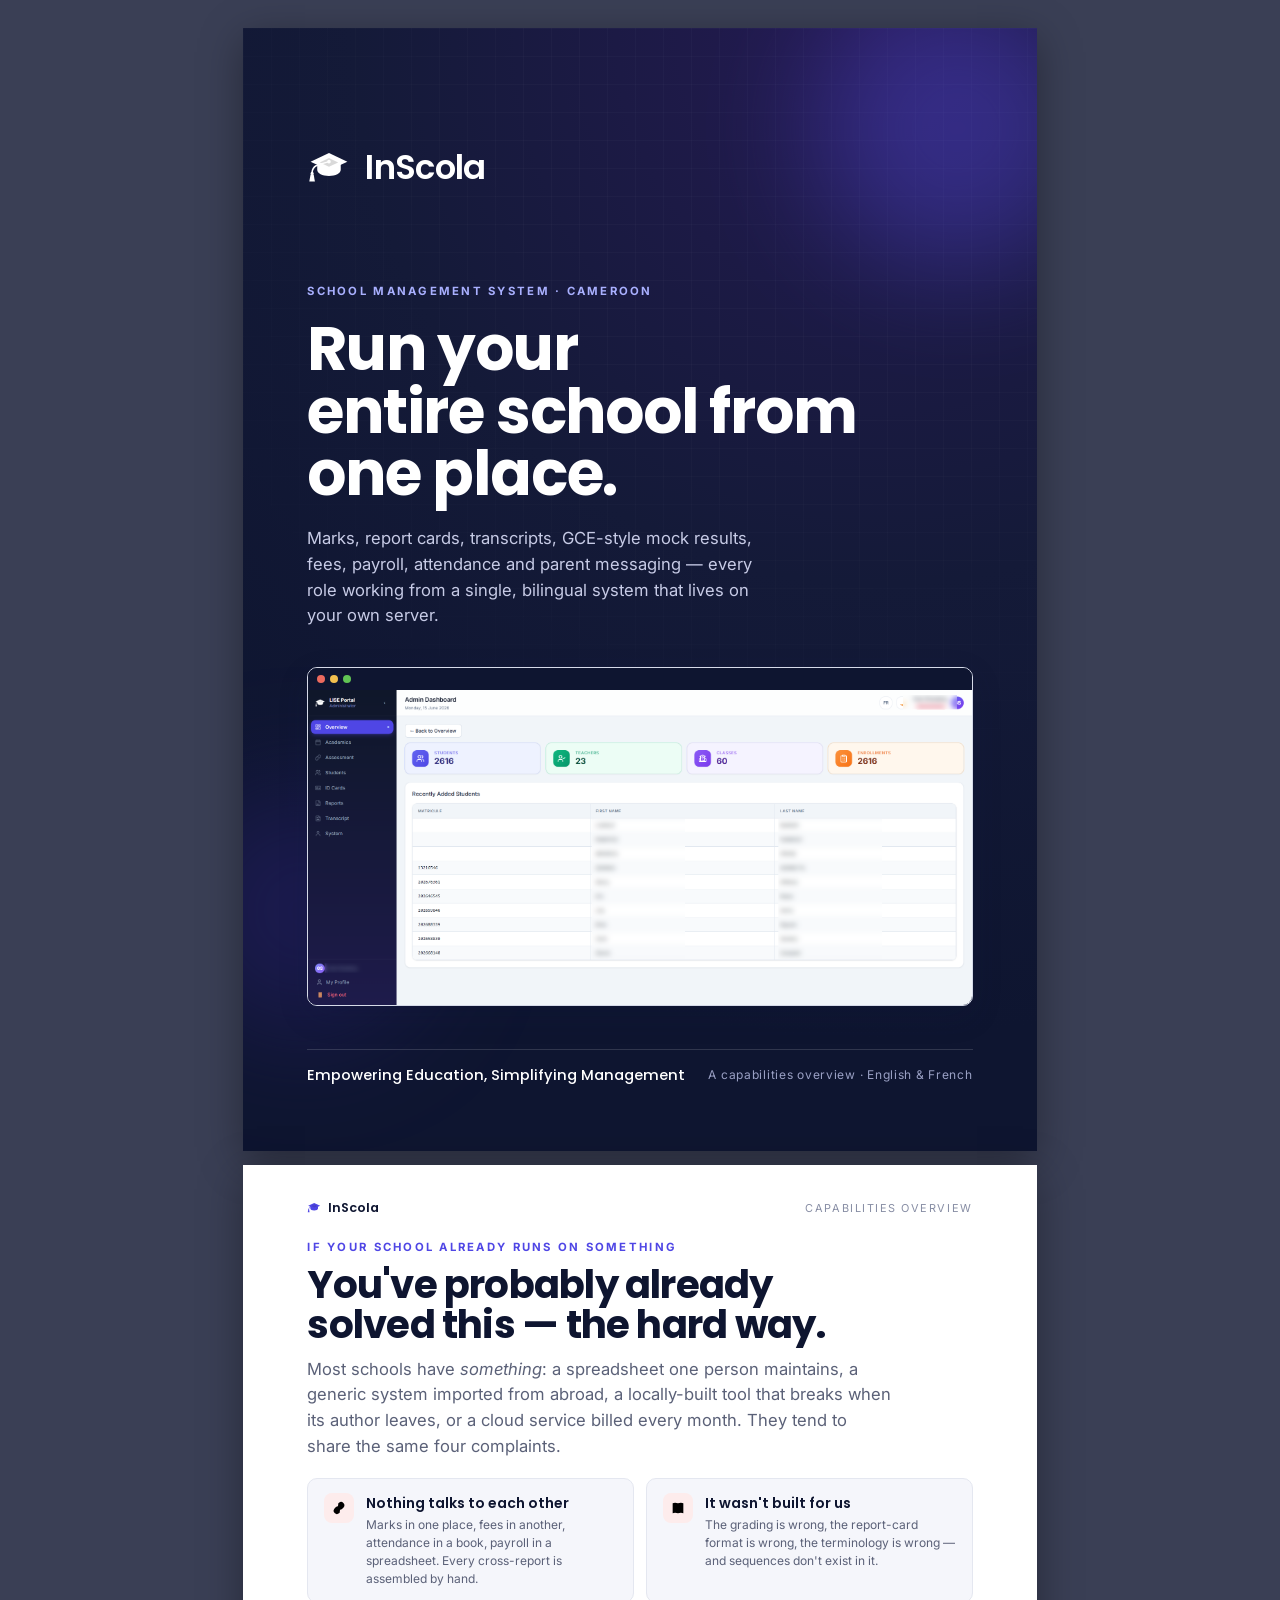
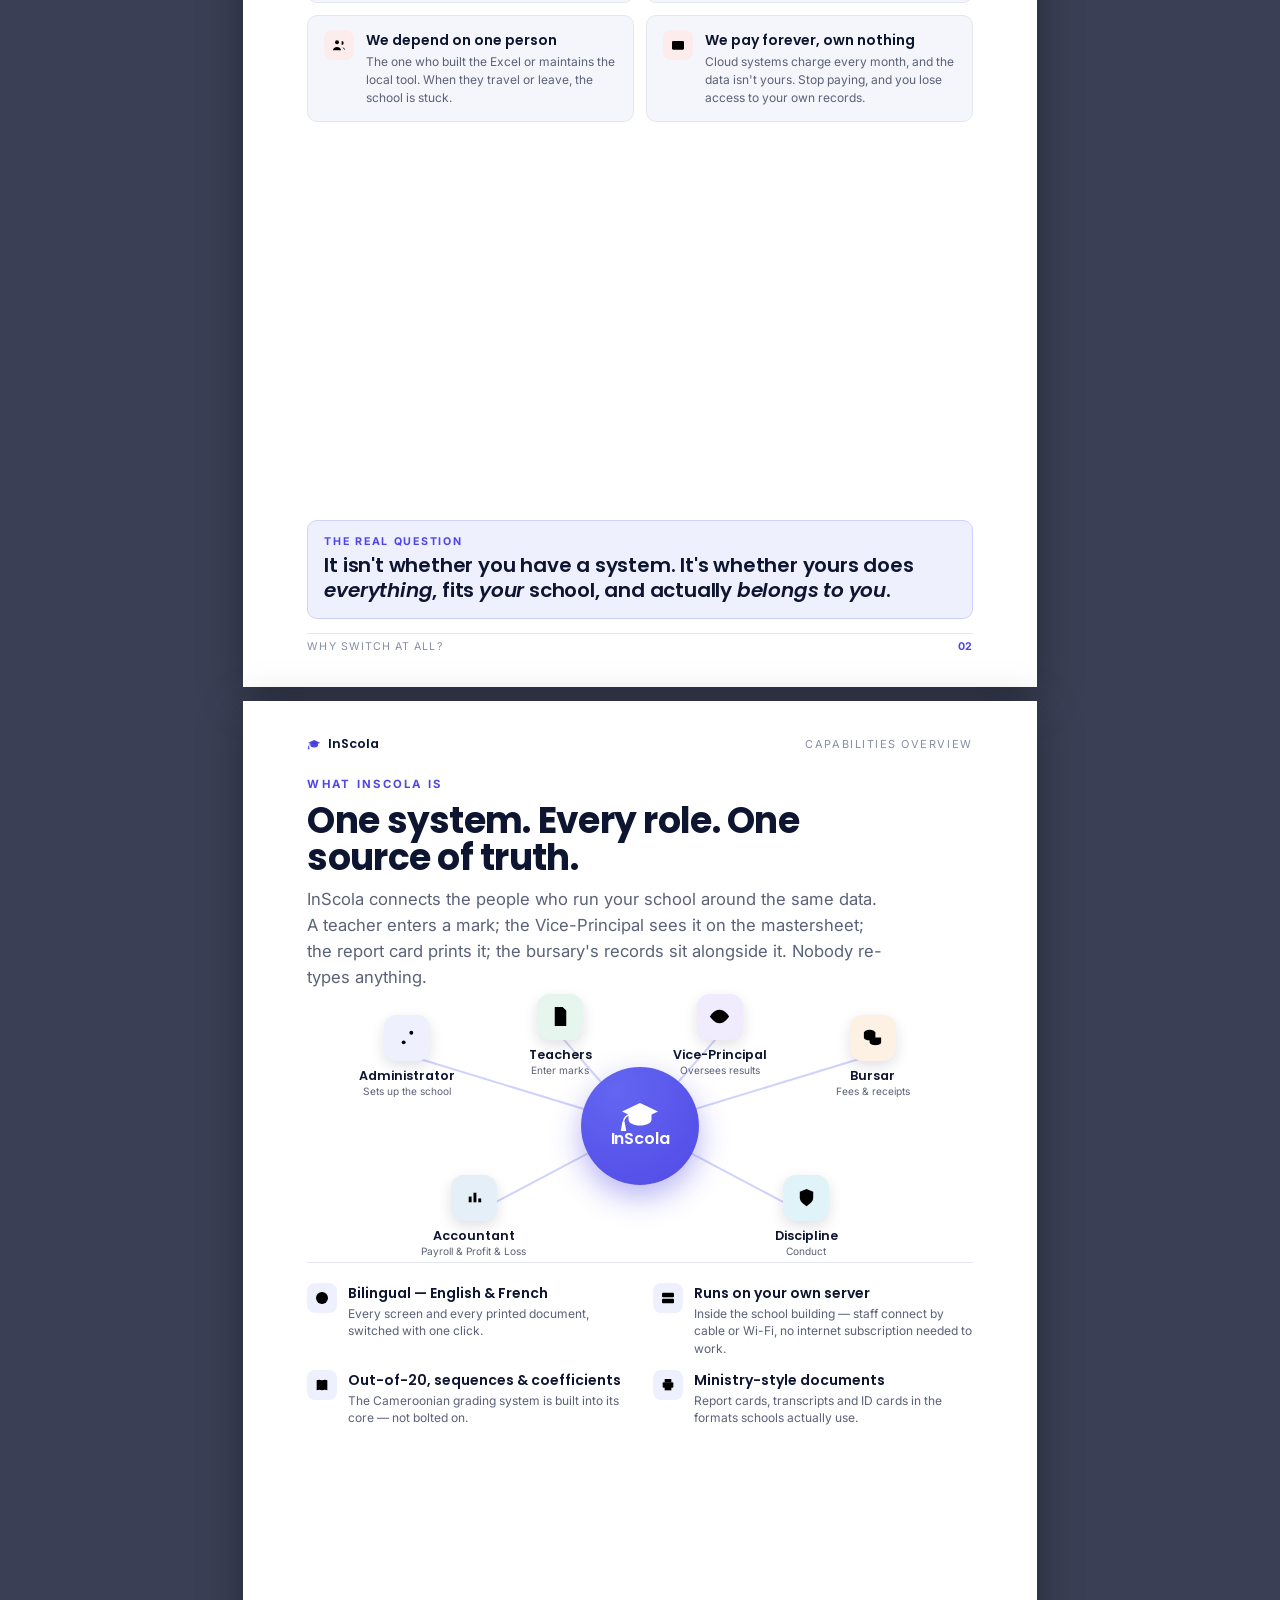
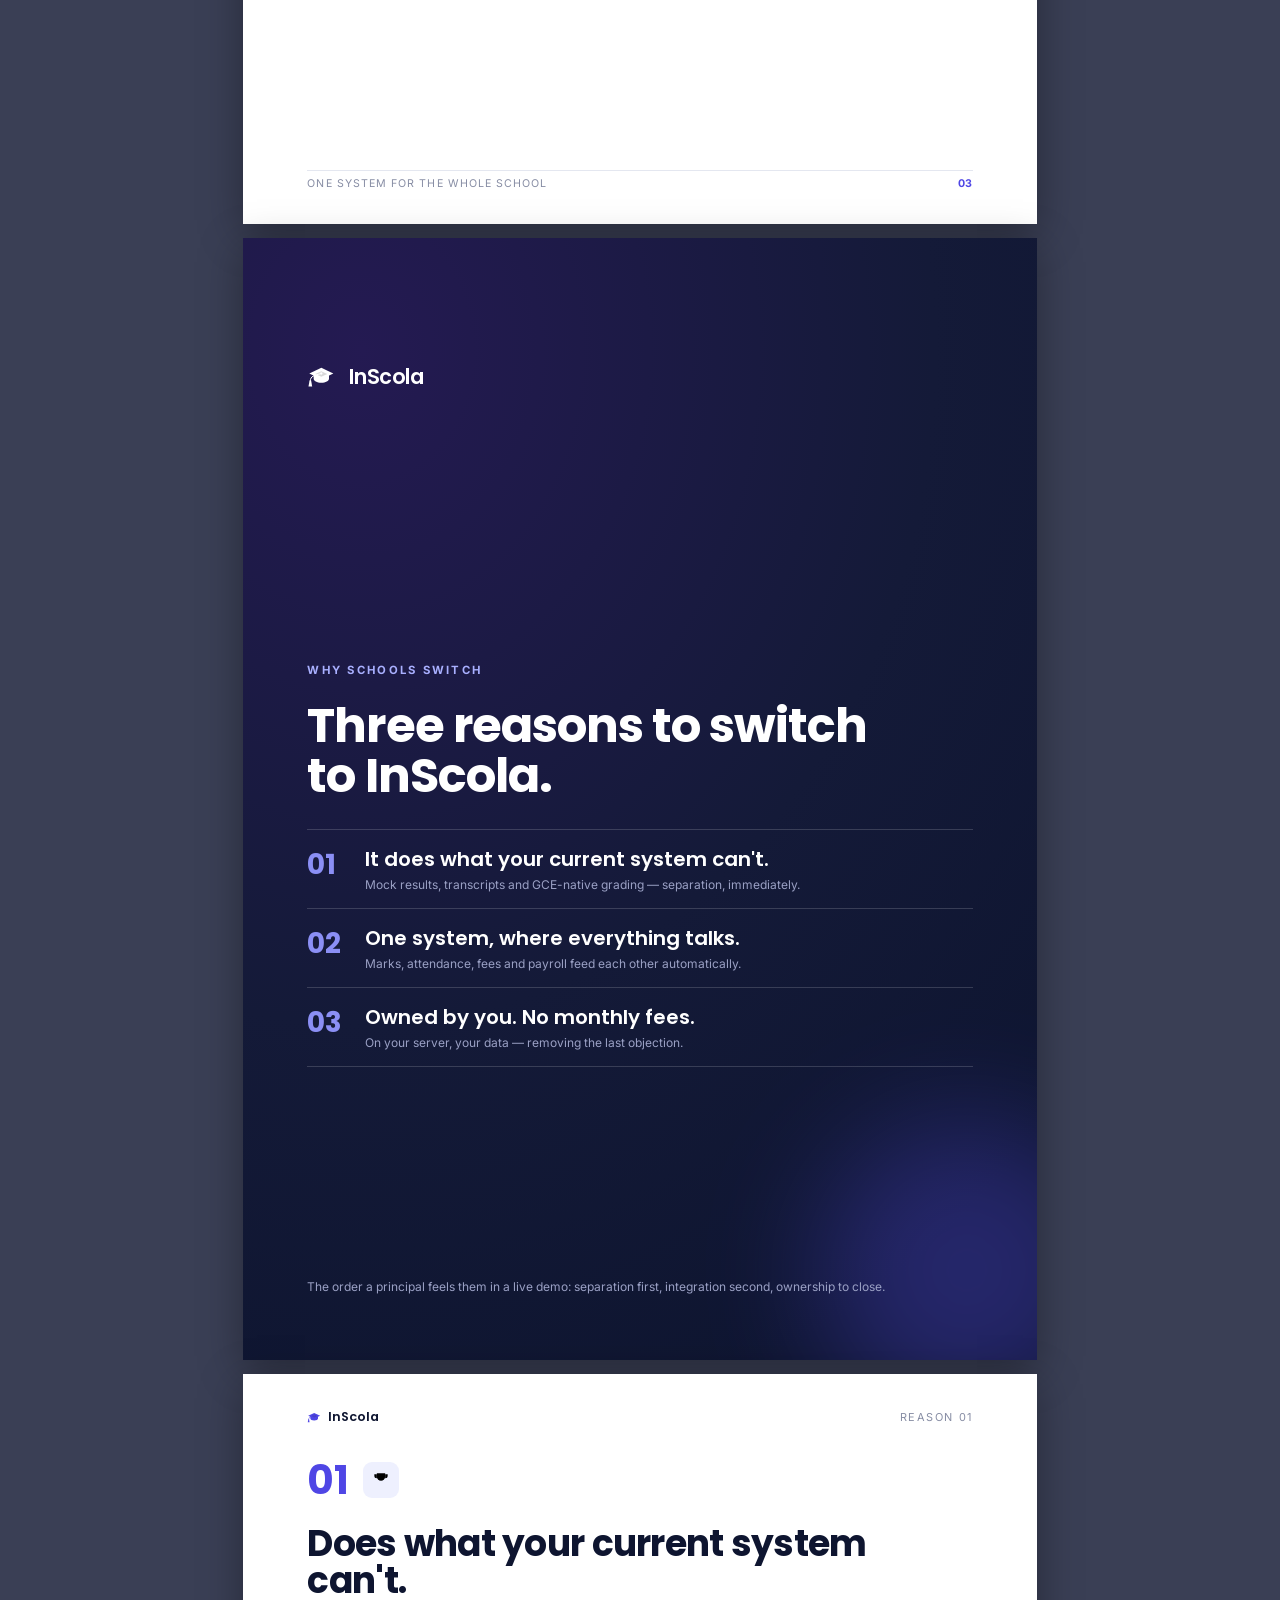
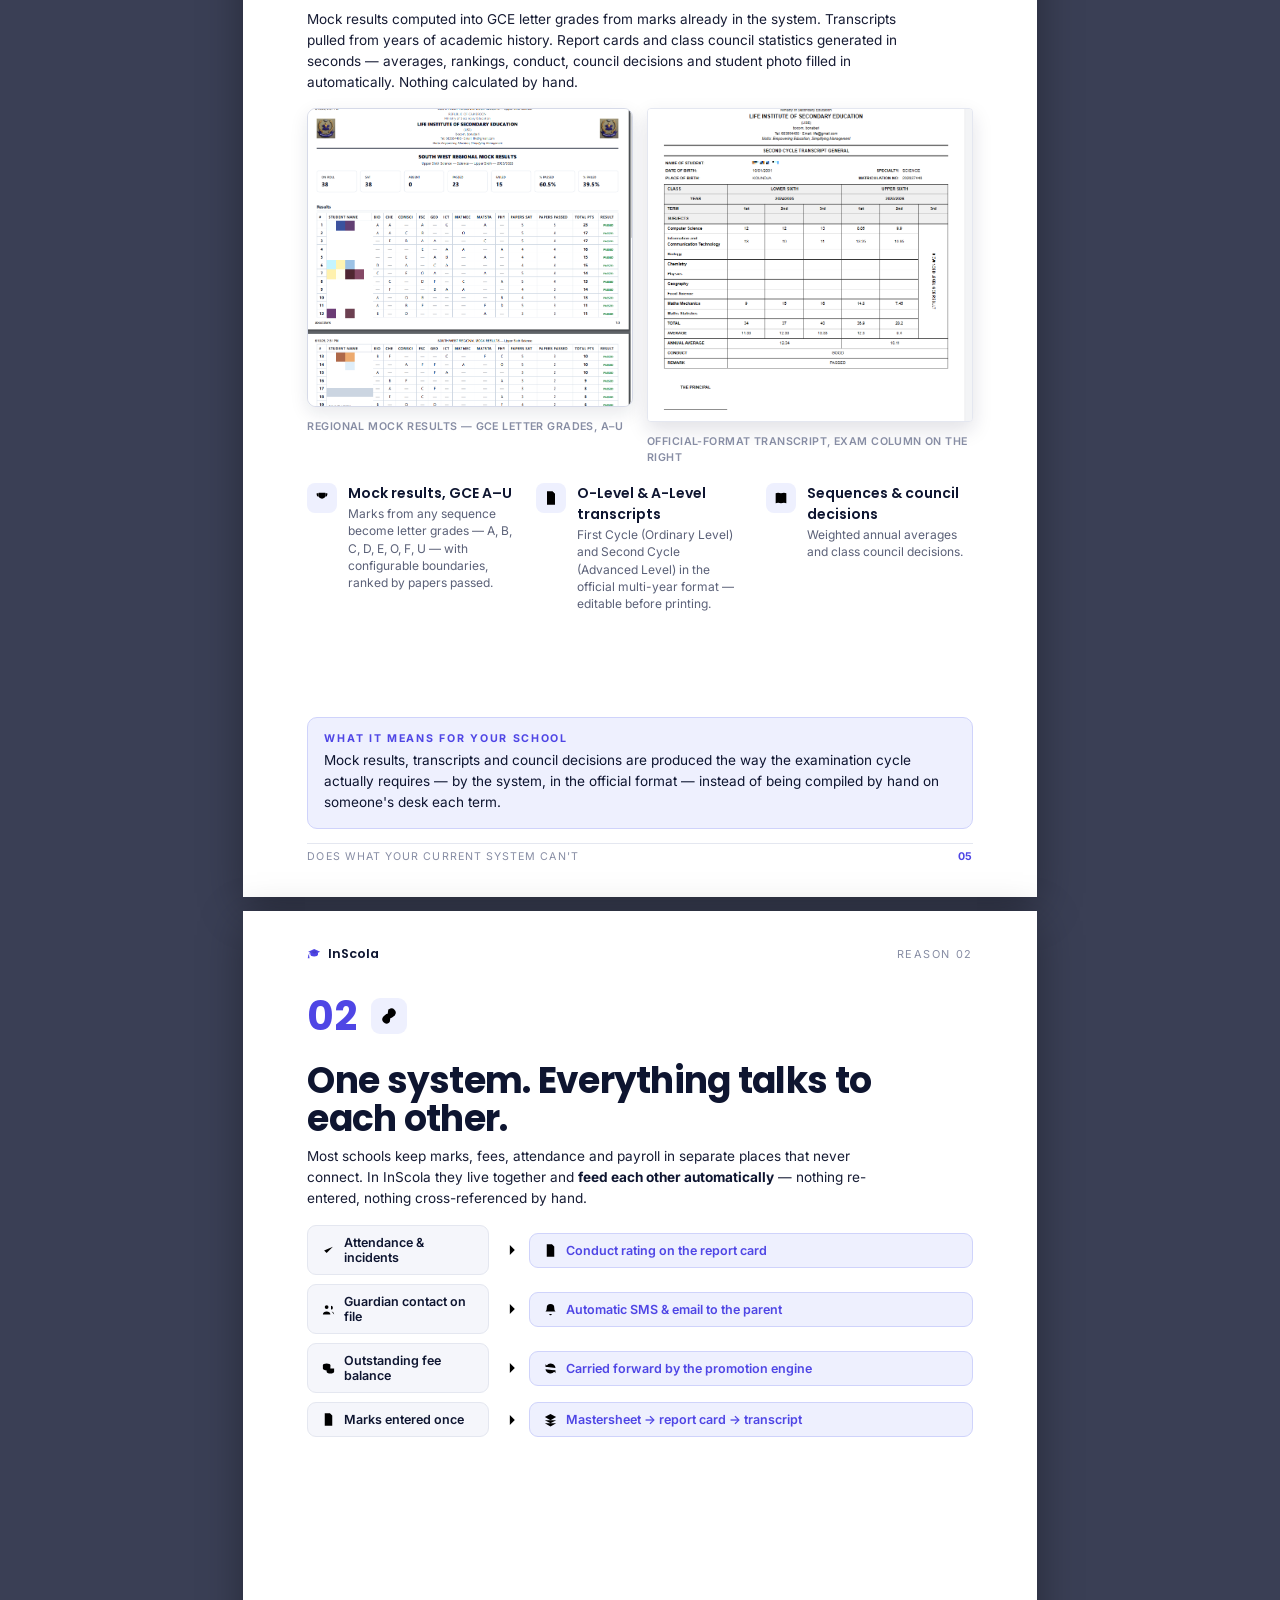
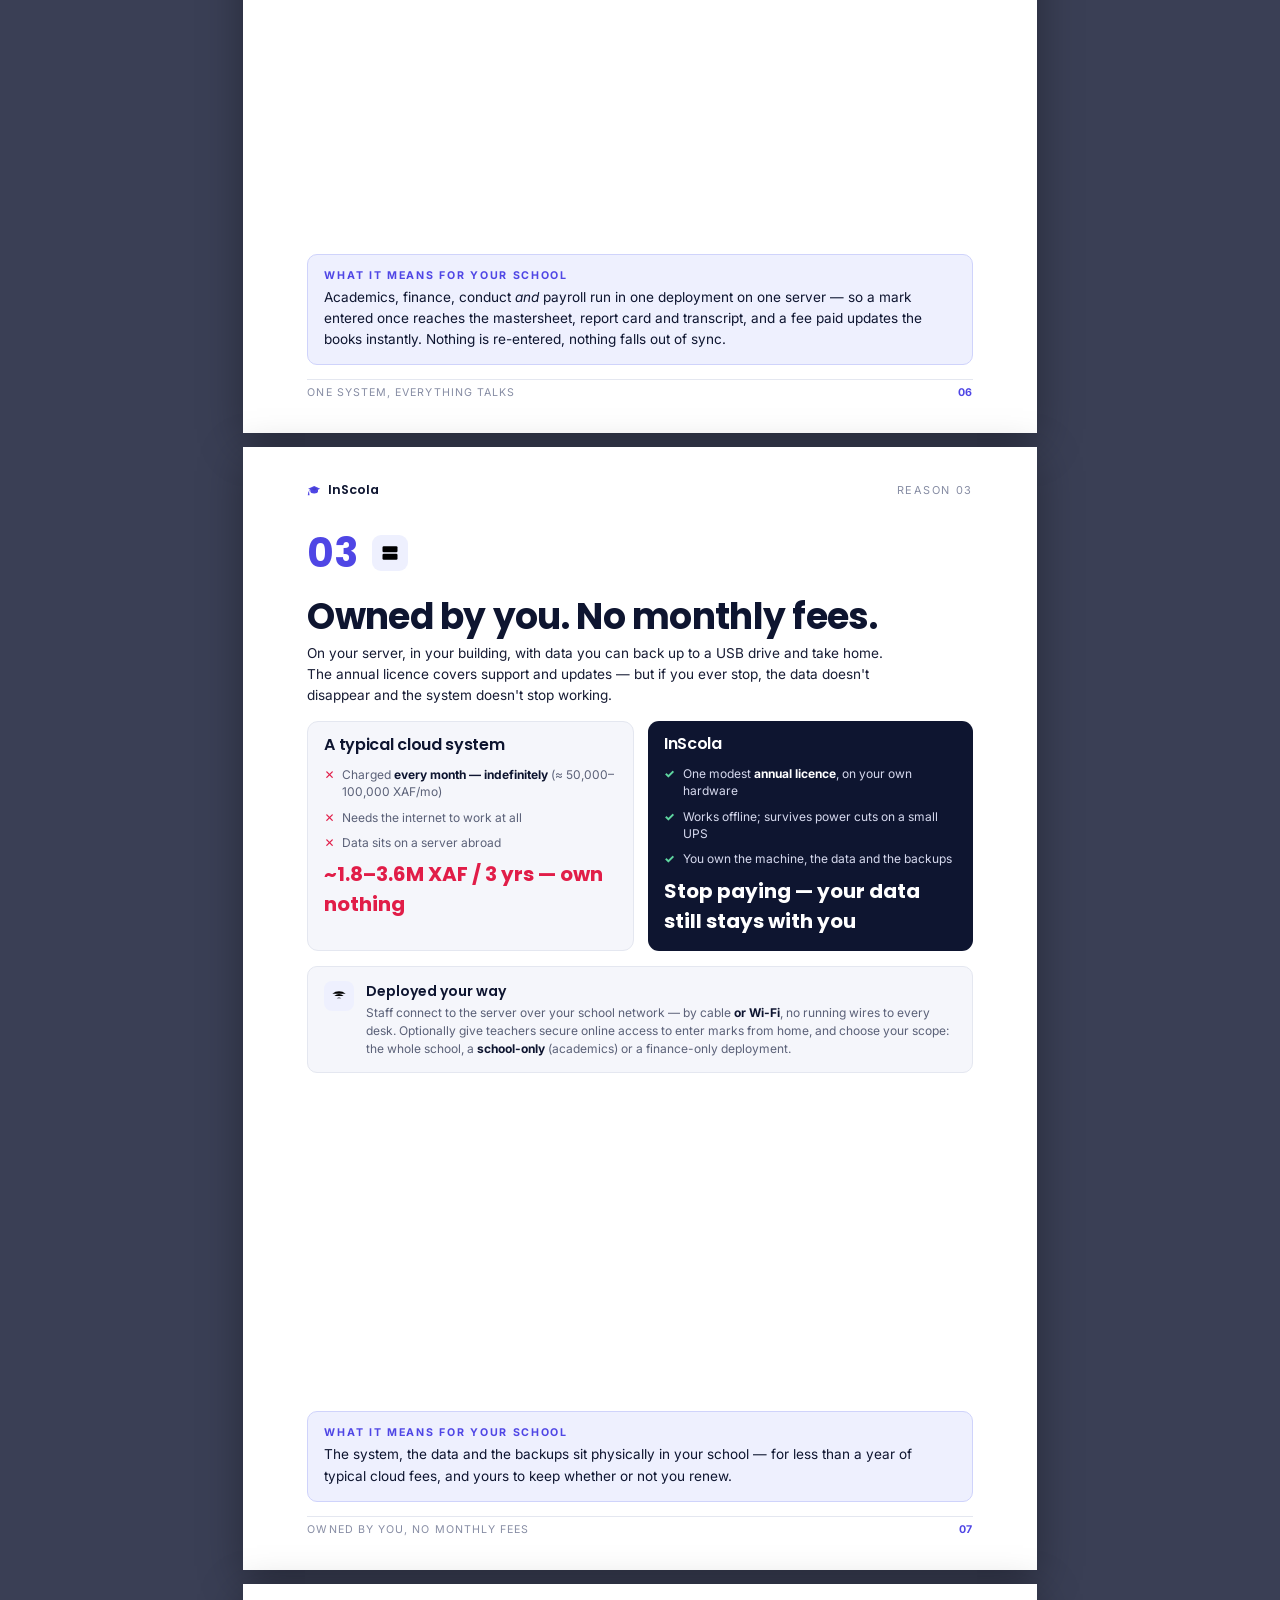
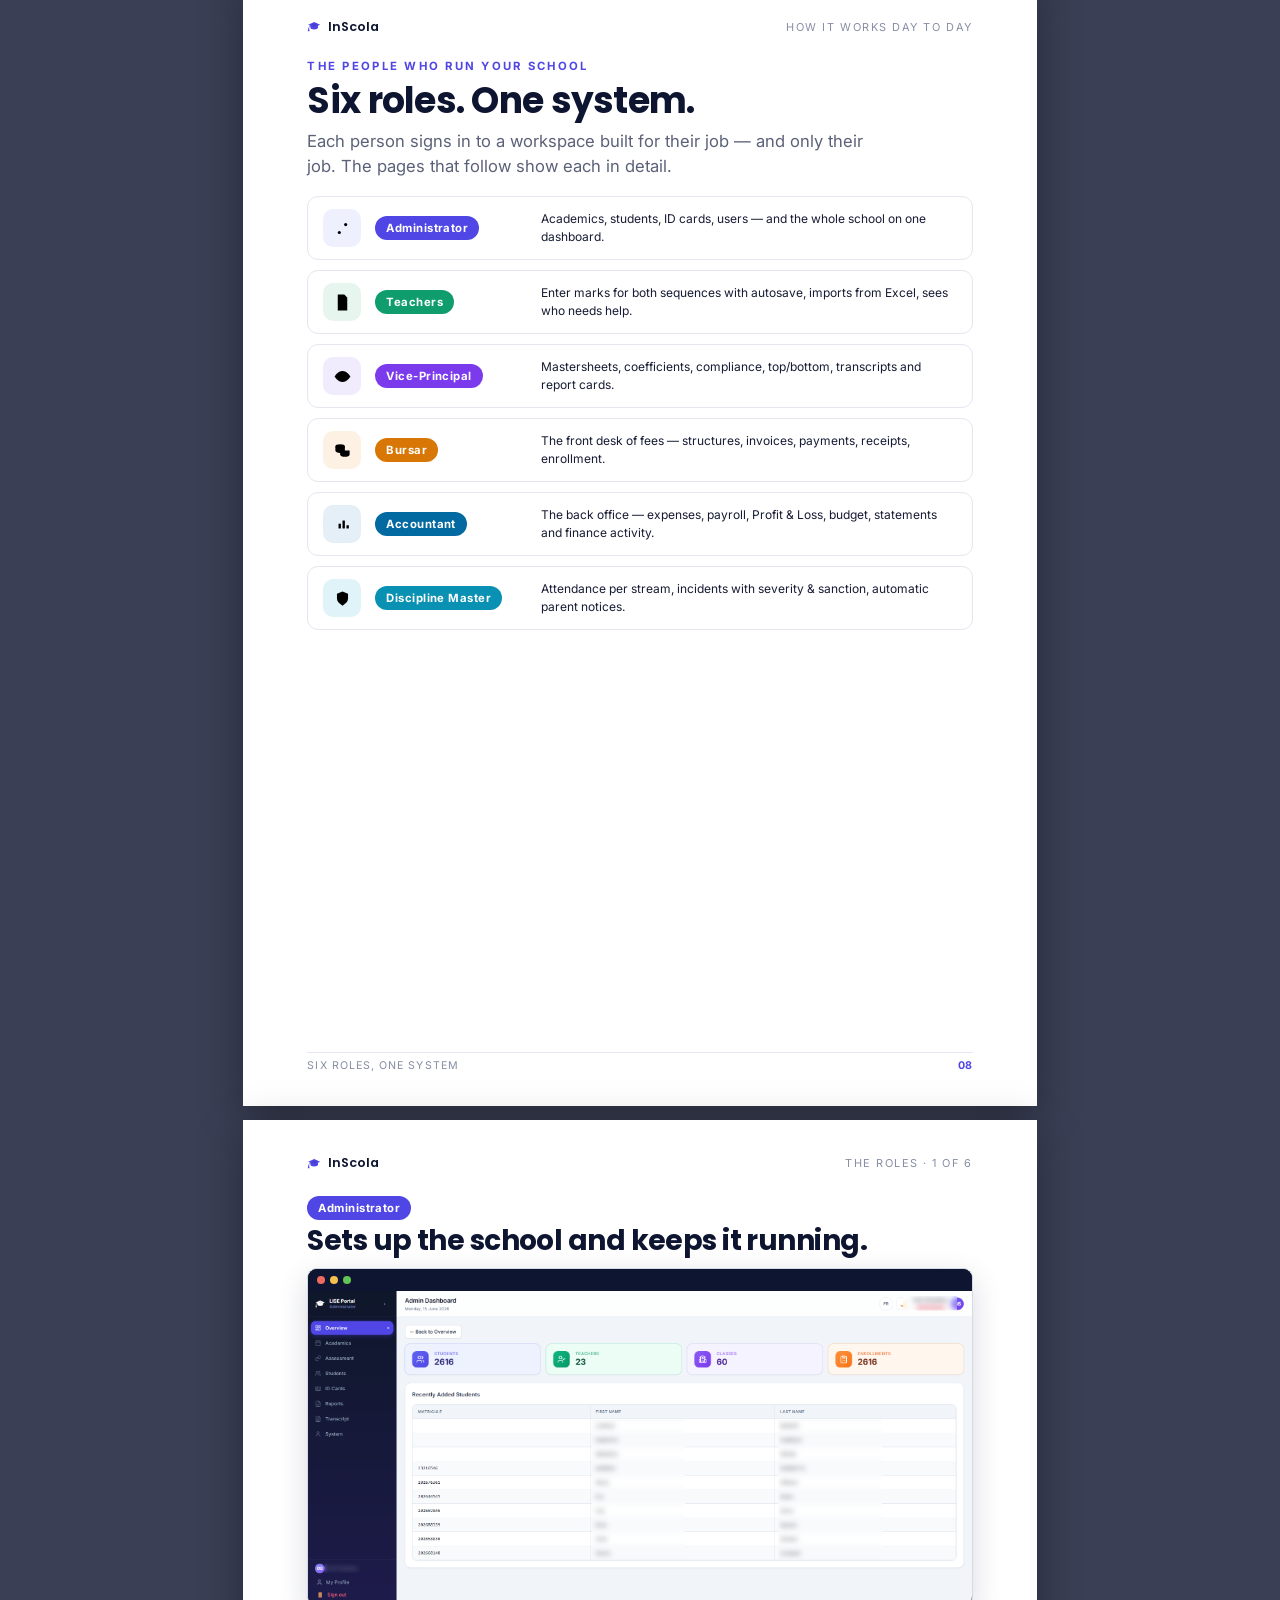
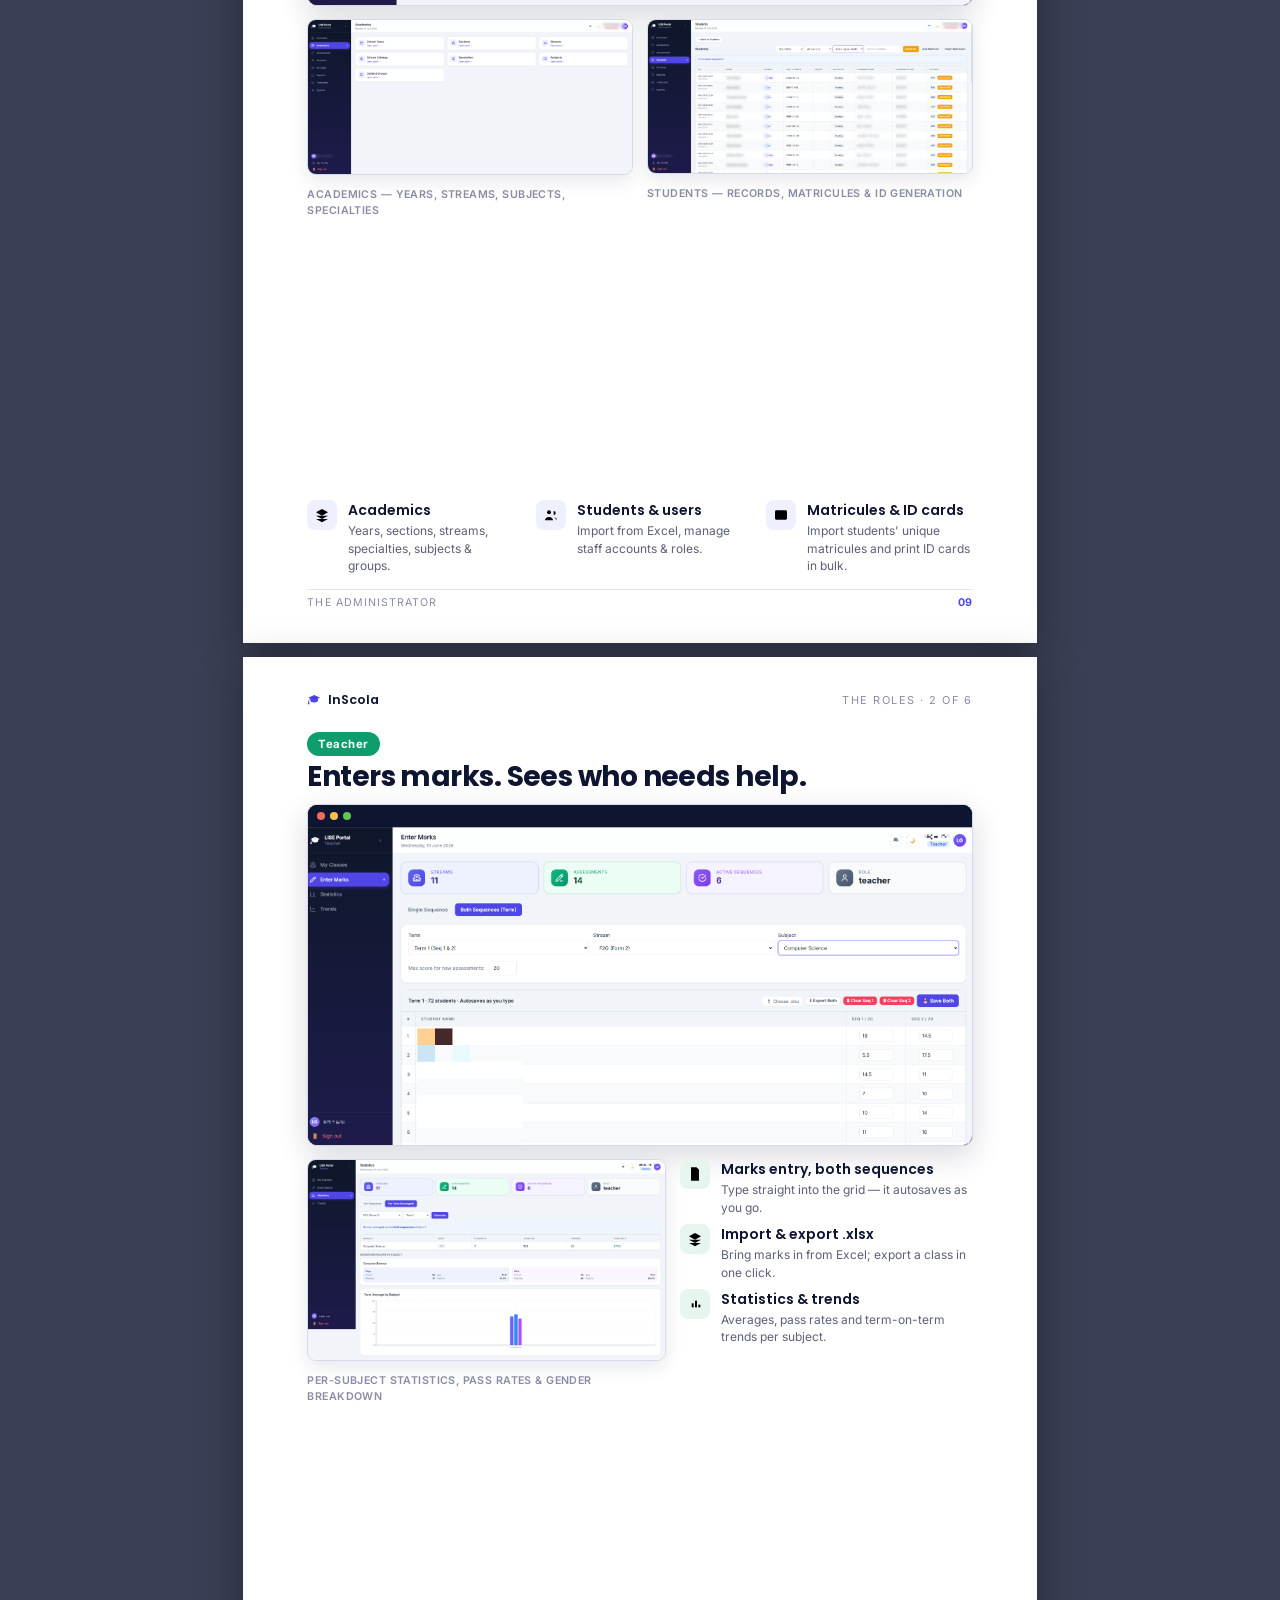
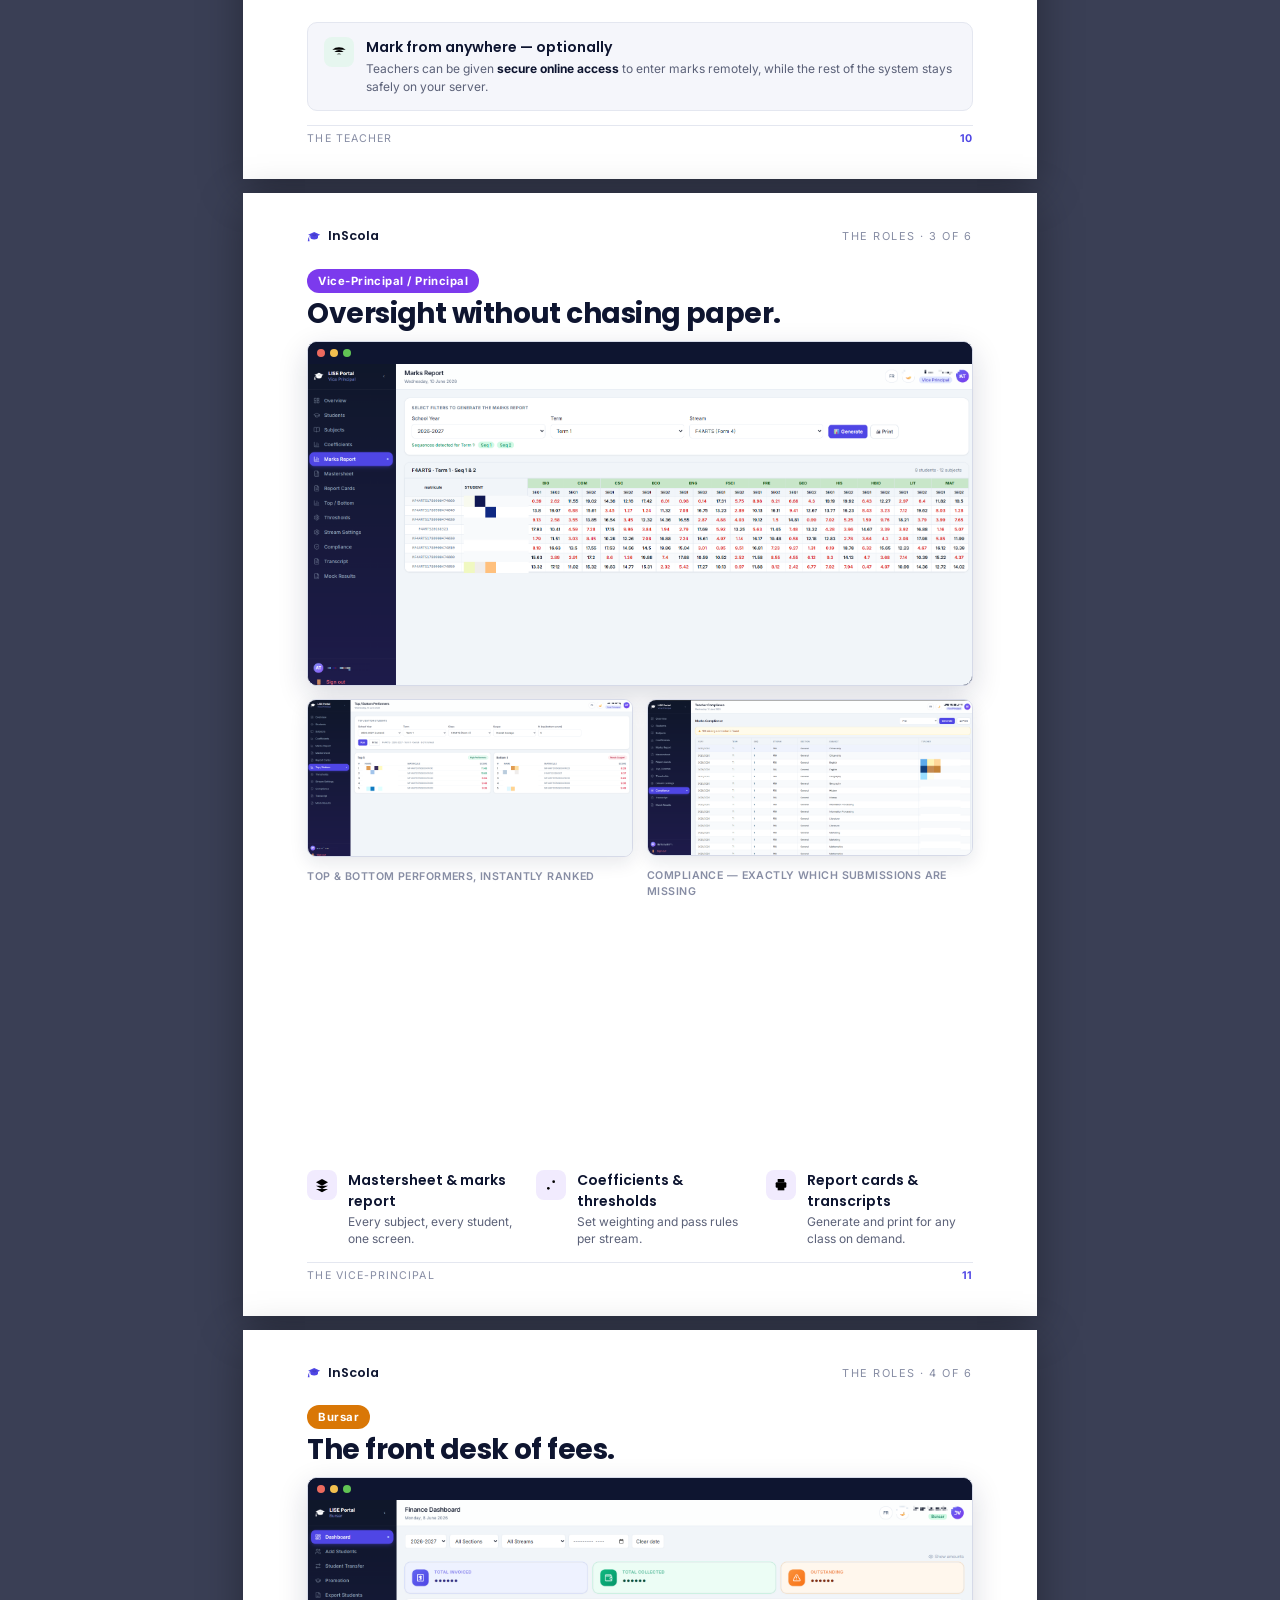
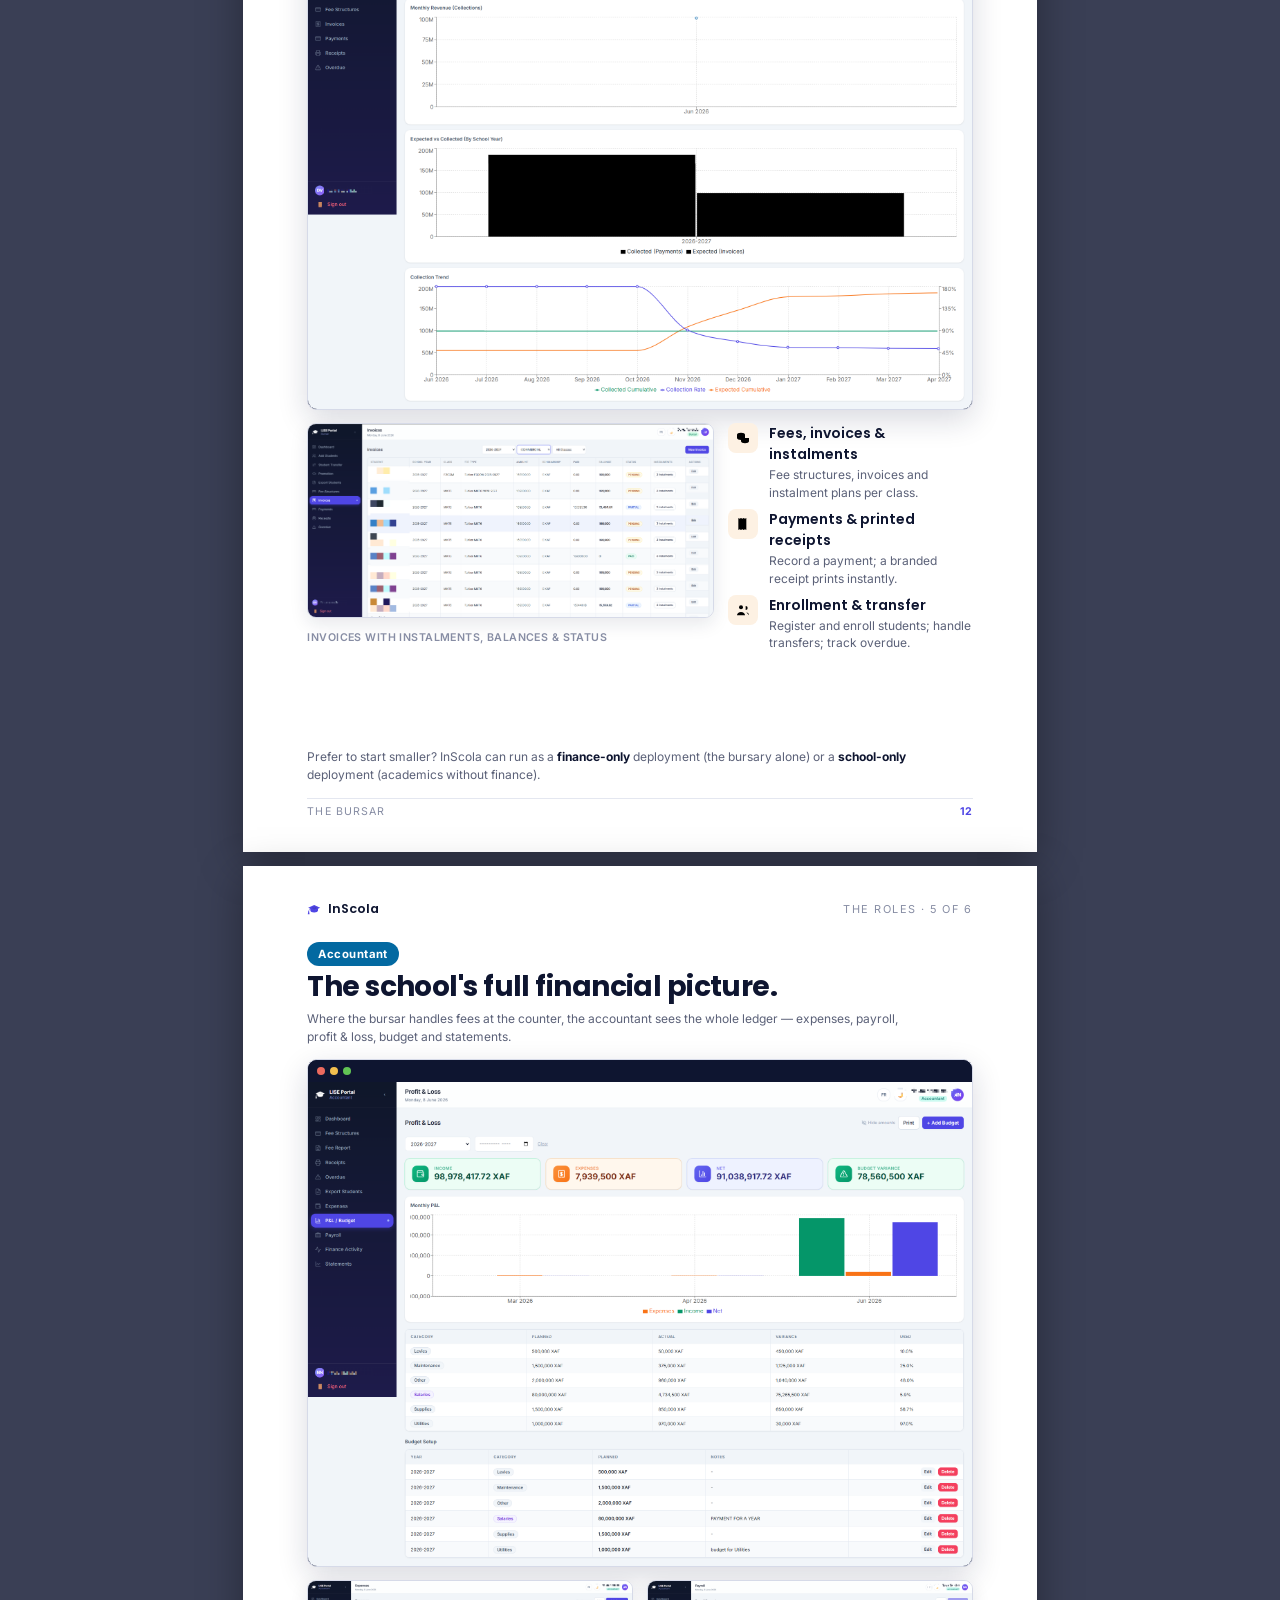
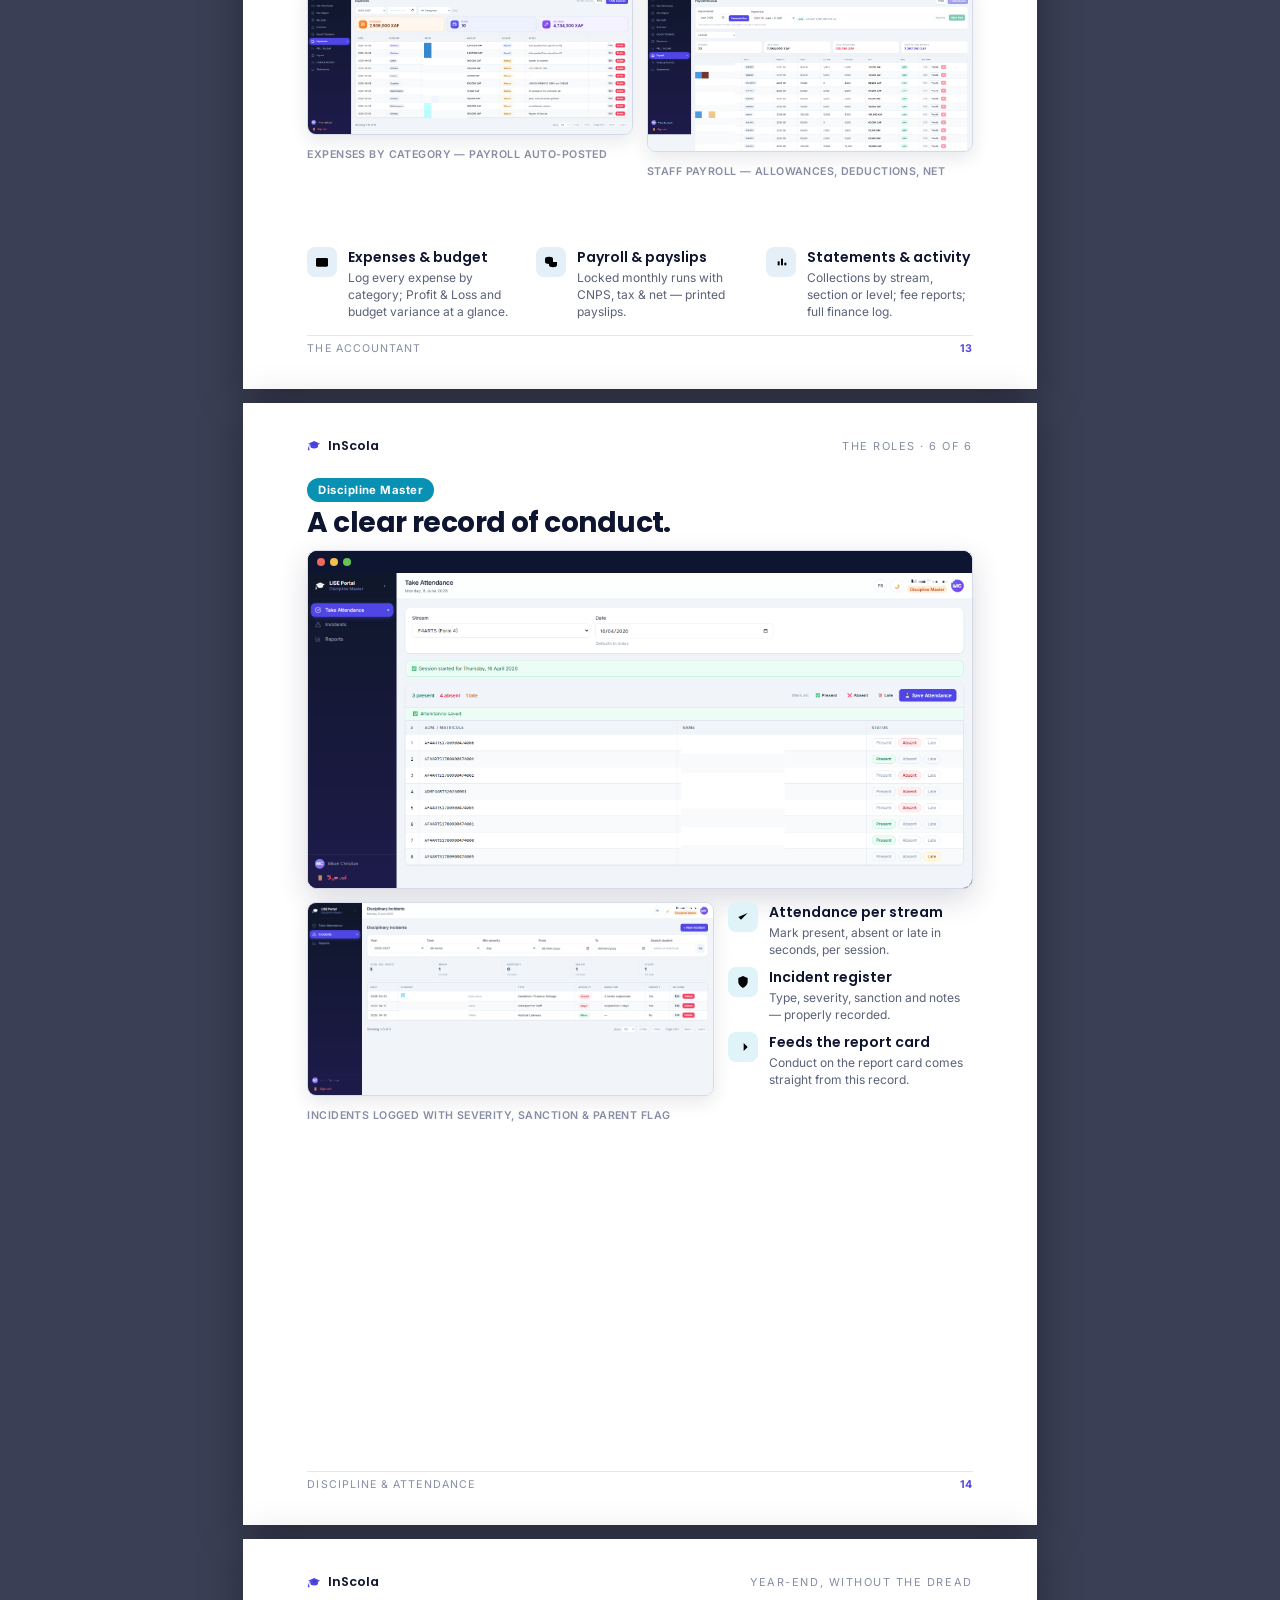
<file: InScola Capabilities.html>
<!DOCTYPE html>
<html lang="en">
<head>
<meta charset="UTF-8">
<meta name="viewport" content="width=device-width, initial-scale=1.0">
<title>InScola — Capabilities</title>
<link rel="stylesheet" href="booklet.css">
<style>
/* page-specific diagrams */
.hub{ position:relative; height:235px; }
.hub__center{ position:absolute; left:50%; top:50%; transform:translate(-50%,-50%);
  width:118px; height:118px; border-radius:50%; background:radial-gradient(120% 120% at 30% 20%,var(--indigo-2),var(--indigo));
  display:flex; flex-direction:column; align-items:center; justify-content:center; color:#fff;
  box-shadow:0 12px 30px rgba(79,70,229,.4); z-index:3; }
.hub__center svg{ width:40px; height:auto; color:#fff; margin-bottom:-6px; }
.hub__center b{ font-family:var(--serif); font-weight:600; font-size:12pt; margin-top:0; letter-spacing:-.01em; }
.hub__node{ position:absolute; transform:translate(-50%,-50%); width:118px; text-align:center; z-index:2; }
.hub__node .b{ width:46px; height:46px; border-radius:13px; margin:0 auto 6px; display:flex; align-items:center; justify-content:center; box-shadow:0 5px 14px rgba(20,26,60,.13); }
.hub__node .b svg{ width:23px; height:23px; }
.hub__node .t{ font-family:var(--serif); font-weight:600; font-size:9.5pt; color:var(--ink); }
.hub__node .s{ font-size:7.6pt; color:var(--muted); }
.hub svg.wires{ position:absolute; inset:0; width:100%; height:100%; z-index:1; }

.onprem{ display:flex; align-items:center; gap:0; }
.onprem .bldg{ flex:none; width:140px; height:150px; border-radius:13px; border:1.5px solid var(--line-2); background:var(--soft); position:relative; display:flex; flex-direction:column; align-items:center; justify-content:center; gap:8px; }
.onprem .bldg .lab{ position:absolute; top:9px; left:0; right:0; text-align:center; font-size:7.6pt; letter-spacing:.12em; text-transform:uppercase; color:var(--muted); font-weight:700;}
.onprem .srv{ width:58px; height:62px; border-radius:9px; background:linear-gradient(160deg,var(--indigo-2),var(--indigo)); display:flex; align-items:center; justify-content:center; box-shadow:0 8px 18px rgba(79,70,229,.32); }
.onprem .srv svg{ width:30px; height:30px; color:#fff; }
.onprem .barrier{ flex:none; width:84px; text-align:center; }
.onprem .cloudx{ flex:1; opacity:.6; display:flex; flex-direction:column; align-items:center; gap:6px; color:var(--muted-2); }
.onprem .cloudx svg{ width:40px; height:40px; }

/* integration flow */
.flow{ display:flex; flex-direction:column; gap:9px; }
.flow .fr{ display:flex; align-items:center; gap:10px; }
.flow .src,.flow .dst{ display:flex; align-items:center; gap:8px; padding:9px 13px; border-radius:9px; font-size:9.4pt; font-weight:600; }
.flow .src{ background:var(--soft); border:1px solid var(--line); color:var(--ink); flex:none; width:48mm; }
.flow .dst{ background:var(--indigo-tint); border:1px solid #cfd3fb; color:var(--indigo); flex:1; }
.flow .src svg,.flow .dst svg{ width:15px; height:15px; flex:none; }
.flow .arr{ flex:none; color:var(--muted-2); }
.flow .arr svg{ width:20px; height:20px; display:block; }

/* timeline */
.timeline{ position:relative; }
.tl-item{ display:flex; gap:16px; padding-bottom:15px; position:relative; }
.tl-item:not(:last-child)::before{ content:""; position:absolute; left:17px; top:36px; bottom:0; width:2px; background:var(--line); }
.tl-num{ flex:none; width:36px; height:36px; border-radius:50%; background:var(--indigo); color:#fff; font-family:var(--serif); font-weight:700; font-size:13pt; display:flex; align-items:center; justify-content:center; z-index:2; }
.tl-item.soft .tl-num{ background:var(--indigo-tint); color:var(--indigo); }
.tl-tt{ font-family:var(--serif); font-weight:600; font-size:12pt; color:var(--ink); }
.tl-ds{ font-size:9.5pt; color:var(--muted); line-height:1.5; margin-top:2px; }

.bigq{ font-family:var(--serif); font-weight:600; font-size:15pt; color:var(--ink); line-height:1.28; letter-spacing:-.01em; }
.frline{ display:flex; gap:10px; align-items:baseline; padding:8px 0; border-bottom:1px solid var(--line); }
.frline .en{ flex:1; font-weight:600; color:var(--ink); font-size:10.5pt; }
.frline .fr{ flex:1; color:var(--indigo); font-size:10.5pt; font-style:italic; font-family:var(--serif); font-weight:500; }
.frline .ctx{ flex:none; font-size:8pt; color:var(--muted-2); text-transform:uppercase; letter-spacing:.08em; }

/* cost compare */
.compare{ display:flex; gap:14px; }
.compare .cc{ flex:1; border-radius:11px; padding:15px 16px; }
.compare .cloud{ background:var(--soft); border:1px solid var(--line); }
.compare .ours{ background:var(--ink); color:#fff; }
.compare .cc h4{ font-family:var(--serif); font-weight:600; font-size:12pt; margin-bottom:8px; }
.compare .ours h4{ color:#fff; }
.compare .cc .li{ display:flex; gap:8px; font-size:9pt; line-height:1.45; padding:4px 0; }
.compare .cloud .li{ color:var(--muted); }
.compare .ours .li{ color:#d6d9ee; }
.compare .x{ color:var(--rose); font-weight:800; flex:none; }
.compare .v{ color:#5fd6a0; font-weight:800; flex:none; }
.compare .big{ font-family:var(--serif); font-weight:700; font-size:15pt; color:var(--ink); margin-top:4px; }
.compare .ours .big{ color:#fff; }
.compare .ours strong{ color:#fff; }
</style>
</head>
<body>

<!-- ============ ICON + LOGO SYMBOLS ============ -->
<svg width="0" height="0" style="position:absolute" aria-hidden="true">
  <symbol id="cap" viewBox="110 38 180 134">
    <path d="M150 86 C150 86 168 98 196 98 C224 98 242 86 242 86 L242 116 C242 130 222 140 196 140 C170 140 150 130 150 116 Z" fill="currentColor"></path>
    <path d="M196 50 L268 84 L196 118 L124 84 Z" fill="currentColor"></path>
    <path d="M196 70 L232 87 L196 104 L160 87 Z" fill="#000" opacity=".15"></path>
    <circle cx="196" cy="84" r="7" fill="currentColor"></circle>
    <path d="M196 84 C150 96 132 100 130 126" fill="none" stroke="currentColor" stroke-width="6" stroke-linecap="round"></path>
    <circle cx="130" cy="130" r="6" fill="currentColor"></circle>
    <path d="M124 134 L136 134 L141 162 L119 162 Z" fill="currentColor"></path>
  </symbol>
  <g fill="none" stroke="currentColor" stroke-width="1.8" stroke-linecap="round" stroke-linejoin="round">
    <symbol id="i-doc" viewBox="0 0 24 24"><path d="M6 2h8l4 4v16H6z"/><path d="M14 2v4h4"/><path d="M9 12h6M9 16h6"/></symbol>
    <symbol id="i-bolt" viewBox="0 0 24 24"><path d="M13 2 4 14h7l-1 8 9-12h-7z"/></symbol>
    <symbol id="i-server" viewBox="0 0 24 24"><rect x="3" y="4" width="18" height="7" rx="1.5"/><rect x="3" y="13" width="18" height="7" rx="1.5"/><path d="M7 7.5h.01M7 16.5h.01"/></symbol>
    <symbol id="i-flag" viewBox="0 0 24 24"><path d="M5 22V4"/><path d="M5 4h12l-2 4 2 4H5"/></symbol>
    <symbol id="i-shield" viewBox="0 0 24 24"><path d="M12 3 5 6v6c0 4 3 6.5 7 9 4-2.5 7-5 7-9V6z"/><path d="M9 12l2 2 4-4"/></symbol>
    <symbol id="i-users" viewBox="0 0 24 24"><circle cx="9" cy="8" r="3"/><path d="M3 20c0-3 2.5-5 6-5s6 2 6 5"/><path d="M16 6a3 3 0 0 1 0 6M21 20c0-2.5-1.5-4.2-4-4.8"/></symbol>
    <symbol id="i-clock" viewBox="0 0 24 24"><circle cx="12" cy="12" r="9"/><path d="M12 7v5l3 2"/></symbol>
    <symbol id="i-chart" viewBox="0 0 24 24"><path d="M4 20V4M4 20h16"/><rect x="7" y="11" width="3" height="6"/><rect x="12" y="7" width="3" height="10"/><rect x="17" y="13" width="3" height="4"/></symbol>
    <symbol id="i-coins" viewBox="0 0 24 24"><ellipse cx="9" cy="7" rx="6" ry="3"/><path d="M3 7v5c0 1.7 2.7 3 6 3s6-1.3 6-3V7"/><path d="M9 12v5c0 1.7 2.7 3 6 3s6-1.3 6-3v-5"/></symbol>
    <symbol id="i-cal" viewBox="0 0 24 24"><rect x="4" y="5" width="16" height="16" rx="2"/><path d="M4 9h16M8 3v4M16 3v4"/></symbol>
    <symbol id="i-id" viewBox="0 0 24 24"><rect x="3" y="5" width="18" height="14" rx="2"/><circle cx="9" cy="11" r="2"/><path d="M6.5 16c.5-1.5 1.5-2 2.5-2s2 .5 2.5 2M14 9h4M14 13h4"/></symbol>
    <symbol id="i-bell" viewBox="0 0 24 24"><path d="M6 9a6 6 0 0 1 12 0c0 5 2 6 2 6H4s2-1 2-6"/><path d="M10 19a2 2 0 0 0 4 0"/></symbol>
    <symbol id="i-globe" viewBox="0 0 24 24"><circle cx="12" cy="12" r="9"/><path d="M3 12h18M12 3c2.5 2.6 2.5 15.4 0 18M12 3c-2.5 2.6-2.5 15.4 0 18"/></symbol>
    <symbol id="i-book" viewBox="0 0 24 24"><path d="M4 5c2-1 5-1 8 0v15c-3-1-6-1-8 0z"/><path d="M20 5c-2-1-5-1-8 0v15c3-1 6-1 8 0z"/></symbol>
    <symbol id="i-check" viewBox="0 0 24 24"><path d="M5 12l4 4L19 6"/></symbol>
    <symbol id="i-layers" viewBox="0 0 24 24"><path d="M12 3 3 8l9 5 9-5z"/><path d="M3 13l9 5 9-5M3 18l9 5 9-5"/></symbol>
    <symbol id="i-gauge" viewBox="0 0 24 24"><path d="M4 18a8 8 0 1 1 16 0"/><path d="M12 18l4-5"/></symbol>
    <symbol id="i-printer" viewBox="0 0 24 24"><path d="M7 8V3h10v5"/><rect x="4" y="8" width="16" height="8" rx="1.5"/><path d="M7 14h10v6H7z"/></symbol>
    <symbol id="i-wifioff" viewBox="0 0 24 24"><path d="M3 3l18 18"/><path d="M5 12a11 11 0 0 1 4-2.6M2 8.5a16 16 0 0 1 5-3M22 8.5a16 16 0 0 0-7-3.4"/><path d="M8.5 15.5a6 6 0 0 1 5.5-1.3"/><path d="M12 19h.01"/></symbol>
    <symbol id="i-db" viewBox="0 0 24 24"><ellipse cx="12" cy="5" rx="8" ry="3"/><path d="M4 5v14c0 1.7 3.6 3 8 3s8-1.3 8-3V5M4 12c0 1.7 3.6 3 8 3s8-1.3 8-3"/></symbol>
    <symbol id="i-sliders" viewBox="0 0 24 24"><path d="M4 7h10M18 7h2M4 17h2M10 17h10"/><circle cx="16" cy="7" r="2"/><circle cx="8" cy="17" r="2"/></symbol>
    <symbol id="i-lock" viewBox="0 0 24 24"><rect x="5" y="11" width="14" height="9" rx="2"/><path d="M8 11V8a4 4 0 0 1 8 0v3"/></symbol>
    <symbol id="i-eye" viewBox="0 0 24 24"><path d="M2 12s4-7 10-7 10 7 10 7-4 7-10 7S2 12 2 12z"/><circle cx="12" cy="12" r="3"/></symbol>
    <symbol id="i-rank" viewBox="0 0 24 24"><path d="M8 21h8M12 17v4"/><path d="M7 4h10v4a5 5 0 0 1-10 0z"/><path d="M7 5H4v2a3 3 0 0 0 3 3M17 5h3v2a3 3 0 0 1-3 3"/></symbol>
    <symbol id="i-arrow" viewBox="0 0 24 24"><path d="M5 12h14M13 6l6 6-6 6"/></symbol>
    <symbol id="i-mail" viewBox="0 0 24 24"><rect x="3" y="5" width="18" height="14" rx="2"/><path d="M4 7l8 6 8-6"/></symbol>
    <symbol id="i-cloud" viewBox="0 0 24 24"><path d="M7 18a4 4 0 0 1 .5-8 6 6 0 0 1 11.5 2 3.5 3.5 0 0 1-.5 6z"/></symbol>
    <symbol id="i-wifi" viewBox="0 0 24 24"><path d="M5 12a11 11 0 0 1 14 0M8.5 15.5a6 6 0 0 1 7 0M2 8.5a16 16 0 0 1 20 0"/><path d="M12 19h.01"/></symbol>
    <symbol id="i-refresh" viewBox="0 0 24 24"><path d="M20 11a8 8 0 0 0-14-4l-2 2M4 13a8 8 0 0 0 14 4l2-2"/><path d="M4 5v4h4M20 19v-4h-4"/></symbol>
    <symbol id="i-receipt" viewBox="0 0 24 24"><path d="M5 3v18l2-1 2 1 2-1 2 1 2-1 2 1V3l-2 1-2-1-2 1-2-1-2 1z"/><path d="M9 8h6M9 12h6"/></symbol>
    <symbol id="i-wallet" viewBox="0 0 24 24"><rect x="3" y="6" width="18" height="13" rx="2"/><path d="M3 10h18M16 14h2"/></symbol>
    <symbol id="i-link" viewBox="0 0 24 24"><path d="M10 13a5 5 0 0 0 7 0l2-2a5 5 0 0 0-7-7l-1 1"/><path d="M14 11a5 5 0 0 0-7 0l-2 2a5 5 0 0 0 7 7l1-1"/></symbol>
  </g>
</svg>

<div class="book">

<!-- ============================== 01 COVER ============================== -->
<section class="page cover" data-screen-label="01 Cover">
  <div class="grid-tex"></div>
  <div class="glow" style="width:280px;height:280px;background:#5b4ff0;opacity:.35;right:-60px;top:-40px;"></div>
  <div class="glow" style="width:240px;height:240px;background:#2a2170;opacity:.5;left:-60px;bottom:120px;"></div>
  <div class="page__inner col between">
    <div class="col" style="gap:42px;">
      <div class="lockup" style="--cap:46px;--word:34px; color:#fff;">
        <svg><use href="#cap"></use></svg><span class="word">InScola</span>
      </div>
      <div class="col" style="gap:20px; max-width:150mm;">
        <span class="eyebrow on-dark">School Management System · Cameroon</span>
        <h1 class="h-display" style="color:#fff; font-size:46pt; line-height:1.02;">Run your entire&nbsp;school from one&nbsp;place.</h1>
        <p class="lead" style="color:#c7cbe6; max-width:122mm;">Marks, report cards, transcripts, GCE-style mock results, fees, payroll, attendance and parent messaging — every role working from a single, bilingual system that lives on your own server.</p>
      </div>
    </div>

    <div class="win" style="margin:0 0 6px;">
      <div class="win__bar"><i></i><i></i><i></i></div>
      <img src="shots/admin-dashboard.png" alt="InScola admin dashboard">
    </div>

    <div class="row between center" style="border-top:1px solid rgba(255,255,255,.14); padding-top:14px;">
      <p style="color:#fff; font-family:var(--serif); font-weight:500; font-size:11pt;">Empowering Education, Simplifying Management</p>
      <p class="small" style="color:#9aa0c4; letter-spacing:.06em;">A capabilities overview · English &amp; French</p>
    </div>
  </div>
</section>

<!-- ============================== 02 PROBLEM (reframed) ============================== -->
<section class="page" data-screen-label="02 You already have something">
  <div class="runhead"><span class="brandmini"><svg><use href="#cap"></use></svg><b>InScola</b></span><span>Capabilities Overview</span></div>
  <div class="runfoot"><span>Why switch at all?</span><span class="pg">02</span></div>

  <div class="body-region col" style="gap:18px;">
    <div class="col" style="gap:11px; max-width:155mm;">
      <span class="eyebrow">If your school already runs on something</span>
      <h2 class="h-title" style="font-size:29pt;">You've probably already solved this — the hard way.</h2>
      <p class="lead">Most schools have <em>something</em>: a spreadsheet one person maintains, a generic system imported from abroad, a locally-built tool that breaks when its author leaves, or a cloud service billed every month. They tend to share the same four complaints.</p>
    </div>

    <div class="grid2" style="gap:12px;">
      <div class="callout" style="display:flex;gap:12px;">
        <div class="ic" style="width:30px;height:30px;border-radius:8px;flex:none;display:flex;align-items:center;justify-content:center;background:#fdecec;color:var(--rose);"><svg width="16" height="16"><use href="#i-link"></use></svg></div>
        <div><div class="tt" style="font-family:var(--serif);font-weight:600;font-size:10.5pt;color:var(--ink);">Nothing talks to each other</div><p class="small" style="margin-top:2px;">Marks in one place, fees in another, attendance in a book, payroll in a spreadsheet. Every cross-report is assembled by hand.</p></div>
      </div>
      <div class="callout" style="display:flex;gap:12px;">
        <div class="ic" style="width:30px;height:30px;border-radius:8px;flex:none;display:flex;align-items:center;justify-content:center;background:#fdecec;color:var(--rose);"><svg width="16" height="16"><use href="#i-book"></use></svg></div>
        <div><div class="tt" style="font-family:var(--serif);font-weight:600;font-size:10.5pt;color:var(--ink);">It wasn't built for us</div><p class="small" style="margin-top:2px;">The grading is wrong, the report-card format is wrong, the terminology is wrong — and sequences don't exist in it.</p></div>
      </div>
      <div class="callout" style="display:flex;gap:12px;">
        <div class="ic" style="width:30px;height:30px;border-radius:8px;flex:none;display:flex;align-items:center;justify-content:center;background:#fdecec;color:var(--rose);"><svg width="16" height="16"><use href="#i-users"></use></svg></div>
        <div><div class="tt" style="font-family:var(--serif);font-weight:600;font-size:10.5pt;color:var(--ink);">We depend on one person</div><p class="small" style="margin-top:2px;">The one who built the Excel or maintains the local tool. When they travel or leave, the school is stuck.</p></div>
      </div>
      <div class="callout" style="display:flex;gap:12px;">
        <div class="ic" style="width:30px;height:30px;border-radius:8px;flex:none;display:flex;align-items:center;justify-content:center;background:#fdecec;color:var(--rose);"><svg width="16" height="16"><use href="#i-wallet"></use></svg></div>
        <div><div class="tt" style="font-family:var(--serif);font-weight:600;font-size:10.5pt;color:var(--ink);">We pay forever, own nothing</div><p class="small" style="margin-top:2px;">Cloud systems charge every month, and the data isn't yours. Stop paying, and you lose access to your own records.</p></div>
      </div>
    </div>

    <div class="callout indigo" style="margin-top:auto;">
      <div class="k">The real question</div>
      <p class="bigq">It isn't whether you have a system. It's whether yours does <em>everything</em>, fits <em>your</em> school, and actually <em>belongs to you</em>.</p>
    </div>
  </div>
</section>

<!-- ============================== 03 WHAT IS INSCOLA ============================== -->
<section class="page" data-screen-label="03 What InScola is">
  <div class="runhead"><span class="brandmini"><svg><use href="#cap"></use></svg><b>InScola</b></span><span>Capabilities Overview</span></div>
  <div class="runfoot"><span>One system for the whole school</span><span class="pg">03</span></div>

  <div class="body-region col" style="gap:18px;">
    <div class="col" style="gap:11px; max-width:155mm;">
      <span class="eyebrow">What InScola is</span>
      <h2 class="h-title">One system. Every role. One source of truth.</h2>
      <p class="lead">InScola connects the people who run your school around the same data. A teacher enters a mark; the Vice-Principal sees it on the mastersheet; the report card prints it; the bursary's records sit alongside it. Nobody re-types anything.</p>
    </div>

    <div class="hub">
      <svg class="wires" viewBox="0 0 600 235" preserveAspectRatio="none">
        <g stroke="#cfd3fb" stroke-width="2" fill="none">
          <path d="M300 117 L96 48"/><path d="M300 117 L228 26"/><path d="M300 117 L372 26"/><path d="M300 117 L504 48"/>
          <path d="M300 117 L150 205"/><path d="M300 117 L450 205"/>
        </g>
      </svg>
      <div class="hub__center"><svg viewBox="116 46 160 122"><g fill="#fff"><path d="M150 86 C150 86 168 98 196 98 C224 98 242 86 242 86 L242 116 C242 130 222 140 196 140 C170 140 150 130 150 116 Z"></path><path d="M196 50 L268 84 L196 118 L124 84 Z"></path><circle cx="196" cy="84" r="7"></circle><path d="M196 84 C150 96 132 100 130 126" fill="none" stroke="#fff" stroke-width="6" stroke-linecap="round"></path><circle cx="130" cy="130" r="6"></circle><path d="M124 134 L136 134 L141 162 L119 162 Z"></path></g></svg><b>InScola</b></div>

      <div class="hub__node" style="left:15%;top:20%;"><div class="b bg-admin t-admin"><svg><use href="#i-sliders"></use></svg></div><div class="t">Administrator</div><div class="s">Sets up the school</div></div>
      <div class="hub__node" style="left:38%;top:11%;"><div class="b bg-teacher t-teacher"><svg><use href="#i-doc"></use></svg></div><div class="t">Teachers</div><div class="s">Enter marks</div></div>
      <div class="hub__node" style="left:62%;top:11%;"><div class="b bg-vp t-vp"><svg><use href="#i-eye"></use></svg></div><div class="t">Vice-Principal</div><div class="s">Oversees results</div></div>
      <div class="hub__node" style="left:85%;top:20%;"><div class="b bg-bursar t-bursar"><svg><use href="#i-coins"></use></svg></div><div class="t">Bursar</div><div class="s">Fees &amp; receipts</div></div>
      <div class="hub__node" style="left:25%;top:88%;"><div class="b bg-acct t-acct"><svg><use href="#i-chart"></use></svg></div><div class="t">Accountant</div><div class="s">Payroll &amp; Profit &amp; Loss</div></div>
      <div class="hub__node" style="left:75%;top:88%;"><div class="b bg-disc t-disc"><svg><use href="#i-shield"></use></svg></div><div class="t">Discipline</div><div class="s">Conduct</div></div>
    </div>

    <hr class="rule">
    <div class="grid2" style="gap:13px 26px; margin-top:2px;">
      <div class="flist"><div class="it"><div class="ic bg-admin t-admin"><svg><use href="#i-globe"></use></svg></div><div><div class="tt">Bilingual — English &amp; French</div><div class="ds">Every screen and every printed document, switched with one click.</div></div></div></div>
      <div class="flist"><div class="it"><div class="ic bg-admin t-admin"><svg><use href="#i-server"></use></svg></div><div><div class="tt">Runs on your own server</div><div class="ds">Inside the school building — staff connect by cable or Wi-Fi, no internet subscription needed to work.</div></div></div></div>
      <div class="flist"><div class="it"><div class="ic bg-admin t-admin"><svg><use href="#i-book"></use></svg></div><div><div class="tt">Out-of-20, sequences &amp; coefficients</div><div class="ds">The Cameroonian grading system is built into its core — not bolted on.</div></div></div></div>
      <div class="flist"><div class="it"><div class="ic bg-admin t-admin"><svg><use href="#i-printer"></use></svg></div><div><div class="tt">Ministry-style documents</div><div class="ds">Report cards, transcripts and ID cards in the formats schools actually use.</div></div></div></div>
    </div>
  </div>
</section>

<!-- ============================== 04 DIVIDER: 3 REASONS ============================== -->
<section class="page divider" data-screen-label="04 Three reasons">
  <div class="glow" style="width:300px;height:300px;background:#5b4ff0;opacity:.3;right:-80px;bottom:-60px;"></div>
  <div class="page__inner col between">
    <div class="lockup" style="--cap:30px;--word:21px;color:#fff;"><svg><use href="#cap"></use></svg><span class="word">InScola</span></div>
    <div class="col" style="gap:24px;">
      <span class="eyebrow on-dark">Why schools switch</span>
      <h2 class="h-display" style="color:#fff; font-size:36pt; max-width:155mm;">Three reasons to switch to InScola.</h2>
      <div class="col" style="gap:14px; margin-top:4px;">
        <div class="row gap14" style="border-top:1px solid rgba(255,255,255,.16); padding-top:14px;">
          <span style="font-family:var(--serif); font-weight:700; font-size:21pt; color:#8b8ff5; width:44px;">01</span>
          <div><div style="font-family:var(--serif); font-weight:600; font-size:15pt; color:#fff;">It does what your current system can't.</div><div class="small" style="color:#9aa0c4;margin-top:2px;">Mock results, transcripts and GCE-native grading — separation, immediately.</div></div>
        </div>
        <div class="row gap14" style="border-top:1px solid rgba(255,255,255,.16); padding-top:14px;">
          <span style="font-family:var(--serif); font-weight:700; font-size:21pt; color:#8b8ff5; width:44px;">02</span>
          <div><div style="font-family:var(--serif); font-weight:600; font-size:15pt; color:#fff;">One system, where everything talks.</div><div class="small" style="color:#9aa0c4;margin-top:2px;">Marks, attendance, fees and payroll feed each other automatically.</div></div>
        </div>
        <div class="row gap14" style="border-top:1px solid rgba(255,255,255,.16); padding-top:14px; border-bottom:1px solid rgba(255,255,255,.16); padding-bottom:14px;">
          <span style="font-family:var(--serif); font-weight:700; font-size:21pt; color:#8b8ff5; width:44px;">03</span>
          <div><div style="font-family:var(--serif); font-weight:600; font-size:15pt; color:#fff;">Owned by you. No monthly fees.</div><div class="small" style="color:#9aa0c4;margin-top:2px;">On your server, your data — removing the last objection.</div></div>
        </div>
      </div>
    </div>
    <p class="small" style="color:#9aa0c4;">The order a principal feels them in a live demo: separation first, integration second, ownership to close.</p>
  </div>
</section>

<!-- ============================== 05 REASON 01 ============================== -->
<section class="page" data-screen-label="05 Reason 1">
  <div class="runhead"><span class="brandmini"><svg><use href="#cap"></use></svg><b>InScola</b></span><span>Reason 01</span></div>
  <div class="runfoot"><span>Does what your current system can't</span><span class="pg">05</span></div>

  <div class="body-region col" style="gap:15px;">
    <div class="row center gap14">
      <span style="font-family:var(--serif); font-weight:700; font-size:30pt; color:var(--indigo);">01</span>
      <div class="ic" style="width:36px;height:36px;border-radius:9px;display:flex;align-items:center;justify-content:center;background:var(--indigo-tint);color:var(--indigo);"><svg width="20" height="20"><use href="#i-rank"></use></svg></div>
    </div>
    <div class="col" style="gap:9px; max-width:158mm;">
      <h2 class="h-title">Does what your current system can't.</h2>
      <p class="body-text">Mock results computed into GCE letter grades from marks already in the system. Transcripts pulled from years of academic history. Report cards and class council statistics generated in seconds — averages, rankings, conduct, council decisions and student photo filled in automatically. Nothing calculated by hand.</p>
    </div>

    <div class="row gap14" style="align-items:stretch;">
      <div class="col" style="flex:1; gap:6px;"><div class="shot"><img src="shots/admin-mock-results.png" alt="GCE mock results"></div><p class="caption">Regional mock results — GCE letter grades, A–U</p></div>
      <div class="col" style="flex:1; gap:6px;"><div class="doc"><img src="shots/vp-transcript.png" alt="Transcript"></div><p class="caption">Official-format transcript, exam column on the right</p></div>
    </div>

    <div class="grid3" style="gap:10px 22px; margin-top:2px;">
      <div class="flist"><div class="it"><div class="ic bg-admin t-admin"><svg><use href="#i-rank"></use></svg></div><div><div class="tt">Mock results, GCE A–U</div><div class="ds">Marks from any sequence become letter grades — A, B, C, D, E, O, F, U — with configurable boundaries, ranked by papers passed.</div></div></div></div>
      <div class="flist"><div class="it"><div class="ic bg-admin t-admin"><svg><use href="#i-doc"></use></svg></div><div><div class="tt">O-Level &amp; A-Level transcripts</div><div class="ds">First Cycle (Ordinary Level) and Second Cycle (Advanced Level) in the official multi-year format — editable before printing.</div></div></div></div>
      <div class="flist"><div class="it"><div class="ic bg-admin t-admin"><svg><use href="#i-book"></use></svg></div><div><div class="tt">Sequences &amp; council decisions</div><div class="ds">Weighted annual averages and class council decisions.</div></div></div></div>
    </div>

    <div class="callout indigo" style="margin-top:auto;">
      <div class="k">What it means for your school</div>
      <p class="body-text" style="color:var(--ink);">Mock results, transcripts and council decisions are produced the way the examination cycle actually requires — by the system, in the official format — instead of being compiled by hand on someone's desk each term.</p>
    </div>
  </div>
</section>

<!-- ============================== 06 REASON 02 ============================== -->
<section class="page" data-screen-label="06 Reason 2">
  <div class="runhead"><span class="brandmini"><svg><use href="#cap"></use></svg><b>InScola</b></span><span>Reason 02</span></div>
  <div class="runfoot"><span>One system, everything talks</span><span class="pg">06</span></div>

  <div class="body-region col" style="gap:16px;">
    <div class="row center gap14">
      <span style="font-family:var(--serif); font-weight:700; font-size:30pt; color:var(--indigo);">02</span>
      <div class="ic" style="width:36px;height:36px;border-radius:9px;display:flex;align-items:center;justify-content:center;background:var(--indigo-tint);color:var(--indigo);"><svg width="20" height="20"><use href="#i-link"></use></svg></div>
    </div>
    <div class="col" style="gap:9px; max-width:158mm;">
      <h2 class="h-title">One system. Everything talks to each other.</h2>
      <p class="body-text">Most schools keep marks, fees, attendance and payroll in separate places that never connect. In InScola they live together and <strong>feed each other automatically</strong> — nothing re-entered, nothing cross-referenced by hand.</p>
    </div>

    <div class="flow">
      <div class="fr"><div class="src"><svg><use href="#i-check"></use></svg>Attendance &amp; incidents</div><div class="arr"><svg><use href="#i-arrow"></use></svg></div><div class="dst"><svg><use href="#i-doc"></use></svg>Conduct rating on the report card</div></div>
      <div class="fr"><div class="src"><svg><use href="#i-users"></use></svg>Guardian contact on file</div><div class="arr"><svg><use href="#i-arrow"></use></svg></div><div class="dst"><svg><use href="#i-bell"></use></svg>Automatic SMS &amp; email to the parent</div></div>
      <div class="fr"><div class="src"><svg><use href="#i-coins"></use></svg>Outstanding fee balance</div><div class="arr"><svg><use href="#i-arrow"></use></svg></div><div class="dst"><svg><use href="#i-refresh"></use></svg>Carried forward by the promotion engine</div></div>
      <div class="fr"><div class="src"><svg><use href="#i-doc"></use></svg>Marks entered once</div><div class="arr"><svg><use href="#i-arrow"></use></svg></div><div class="dst"><svg><use href="#i-layers"></use></svg>Mastersheet → report card → transcript</div></div>
    </div>

    <div class="callout indigo" style="margin-top:auto;">
      <div class="k">What it means for your school</div>
      <p class="body-text" style="color:var(--ink);">Academics, finance, conduct <em>and</em> payroll run in one deployment on one server — so a mark entered once reaches the mastersheet, report card and transcript, and a fee paid updates the books instantly. Nothing is re-entered, nothing falls out of sync.</p>
    </div>
  </div>
</section>

<!-- ============================== 07 REASON 03 ============================== -->
<section class="page" data-screen-label="07 Reason 3">
  <div class="runhead"><span class="brandmini"><svg><use href="#cap"></use></svg><b>InScola</b></span><span>Reason 03</span></div>
  <div class="runfoot"><span>Owned by you, no monthly fees</span><span class="pg">07</span></div>

  <div class="body-region col" style="gap:15px;">
    <div class="row center gap14">
      <span style="font-family:var(--serif); font-weight:700; font-size:30pt; color:var(--indigo);">03</span>
      <div class="ic" style="width:36px;height:36px;border-radius:9px;display:flex;align-items:center;justify-content:center;background:var(--indigo-tint);color:var(--indigo);"><svg width="20" height="20"><use href="#i-server"></use></svg></div>
    </div>
    <div class="col" style="gap:8px; max-width:158mm;">
      <h2 class="h-title">Owned by you. No monthly fees.</h2>
      <p class="body-text">On your server, in your building, with data you can back up to a USB drive and take home. The annual licence covers support and updates — but if you ever stop, the data doesn't disappear and the system doesn't stop working.</p>
    </div>

    <div class="compare">
      <div class="cc cloud">
        <h4>A typical cloud system</h4>
        <div class="li"><span class="x">✕</span><span>Charged <strong>every month — indefinitely</strong> (≈ 50,000–100,000 XAF/mo)</span></div>
        <div class="li"><span class="x">✕</span><span>Needs the internet to work at all</span></div>
        <div class="li"><span class="x">✕</span><span>Data sits on a server abroad</span></div>
        <div class="big" style="color:var(--rose);">~1.8–3.6M XAF / 3 yrs — own nothing</div>
      </div>
      <div class="cc ours">
        <h4>InScola</h4>
        <div class="li"><span class="v">✓</span><span>One modest <strong>annual licence</strong>, on your own hardware</span></div>
        <div class="li"><span class="v">✓</span><span>Works offline; survives power cuts on a small UPS</span></div>
        <div class="li"><span class="v">✓</span><span>You own the machine, the data and the backups</span></div>
        <div class="big">Stop paying — your data still stays with you</div>
      </div>
    </div>

    <div class="callout" style="display:flex; gap:12px; align-items:flex-start;">
      <div class="ic" style="width:30px;height:30px;border-radius:8px;flex:none;display:flex;align-items:center;justify-content:center;background:var(--indigo-tint);color:var(--indigo);"><svg width="16" height="16"><use href="#i-wifi"></use></svg></div>
      <div><div class="tt" style="font-family:var(--serif);font-weight:600;font-size:10.5pt;color:var(--ink);">Deployed your way</div><p class="small" style="margin-top:2px;">Staff connect to the server over your school network — by cable <strong>or Wi-Fi</strong>, no running wires to every desk. Optionally give teachers secure online access to enter marks from home, and choose your scope: the whole school, a <strong>school-only</strong> (academics) or a finance-only deployment.</p></div>
    </div>

    <div class="callout indigo" style="margin-top:auto;">
      <div class="k">What it means for your school</div>
      <p class="body-text" style="color:var(--ink);">The system, the data and the backups sit physically in your school — for less than a year of typical cloud fees, and yours to keep whether or not you renew.</p>
    </div>
  </div>
</section>

<!-- ============================== 08 ROLES OVERVIEW (6) ============================== -->
<section class="page" data-screen-label="08 Roles overview">
  <div class="runhead"><span class="brandmini"><svg><use href="#cap"></use></svg><b>InScola</b></span><span>How it works day to day</span></div>
  <div class="runfoot"><span>Six roles, one system</span><span class="pg">08</span></div>

  <div class="body-region col" style="gap:14px;">
    <div class="col" style="gap:9px; max-width:155mm;">
      <span class="eyebrow">The people who run your school</span>
      <h2 class="h-title">Six roles. One system.</h2>
      <p class="lead">Each person signs in to a workspace built for their job — and only their job. The pages that follow show each in detail.</p>
    </div>

    <div class="col gap10" style="margin-top:2px;">
      <div class="row center gap14" style="border:1px solid var(--line); border-radius:11px; padding:12px 15px;">
        <div class="ic bg-admin t-admin" style="width:38px;height:38px;border-radius:10px;flex:none;display:flex;align-items:center;justify-content:center;"><svg width="19" height="19"><use href="#i-sliders"></use></svg></div>
        <div style="flex:none;width:40mm;"><span class="role-chip role-admin chip">Administrator</span></div>
        <p class="small" style="flex:1;color:var(--text);">Academics, students, ID cards, users — and the whole school on one dashboard.</p>
      </div>
      <div class="row center gap14" style="border:1px solid var(--line); border-radius:11px; padding:12px 15px;">
        <div class="ic bg-teacher t-teacher" style="width:38px;height:38px;border-radius:10px;flex:none;display:flex;align-items:center;justify-content:center;"><svg width="19" height="19"><use href="#i-doc"></use></svg></div>
        <div style="flex:none;width:40mm;"><span class="role-chip role-teacher chip">Teachers</span></div>
        <p class="small" style="flex:1;color:var(--text);">Enter marks for both sequences with autosave, imports from Excel, sees who needs help.</p>
      </div>
      <div class="row center gap14" style="border:1px solid var(--line); border-radius:11px; padding:12px 15px;">
        <div class="ic bg-vp t-vp" style="width:38px;height:38px;border-radius:10px;flex:none;display:flex;align-items:center;justify-content:center;"><svg width="19" height="19"><use href="#i-eye"></use></svg></div>
        <div style="flex:none;width:40mm;"><span class="role-chip role-vp chip">Vice-Principal</span></div>
        <p class="small" style="flex:1;color:var(--text);">Mastersheets, coefficients, compliance, top/bottom, transcripts and report cards.</p>
      </div>
      <div class="row center gap14" style="border:1px solid var(--line); border-radius:11px; padding:12px 15px;">
        <div class="ic bg-bursar t-bursar" style="width:38px;height:38px;border-radius:10px;flex:none;display:flex;align-items:center;justify-content:center;"><svg width="19" height="19"><use href="#i-coins"></use></svg></div>
        <div style="flex:none;width:40mm;"><span class="role-chip role-bursar chip">Bursar</span></div>
        <p class="small" style="flex:1;color:var(--text);">The front desk of fees — structures, invoices, payments, receipts, enrollment.</p>
      </div>
      <div class="row center gap14" style="border:1px solid var(--line); border-radius:11px; padding:12px 15px;">
        <div class="ic bg-acct t-acct" style="width:38px;height:38px;border-radius:10px;flex:none;display:flex;align-items:center;justify-content:center;"><svg width="19" height="19"><use href="#i-chart"></use></svg></div>
        <div style="flex:none;width:40mm;"><span class="role-chip role-acct chip">Accountant</span></div>
        <p class="small" style="flex:1;color:var(--text);">The back office — expenses, payroll, Profit &amp; Loss, budget, statements and finance activity.</p>
      </div>
      <div class="row center gap14" style="border:1px solid var(--line); border-radius:11px; padding:12px 15px;">
        <div class="ic bg-disc t-disc" style="width:38px;height:38px;border-radius:10px;flex:none;display:flex;align-items:center;justify-content:center;"><svg width="19" height="19"><use href="#i-shield"></use></svg></div>
        <div style="flex:none;width:40mm;"><span class="role-chip role-disc chip">Discipline Master</span></div>
        <p class="small" style="flex:1;color:var(--text);">Attendance per stream, incidents with severity &amp; sanction, automatic parent notices.</p>
      </div>
    </div>
  </div>
</section>

<!-- ============================== 09 ADMIN ============================== -->
<section class="page" data-screen-label="09 Administrator">
  <div class="runhead"><span class="brandmini"><svg><use href="#cap"></use></svg><b>InScola</b></span><span>The roles · 1 of 6</span></div>
  <div class="runfoot"><span>The Administrator</span><span class="pg">09</span></div>

  <div class="body-region col" style="gap:13px;">
    <div class="col gap6"><span class="role-chip role-admin chip" style="align-self:flex-start;">Administrator</span><h2 class="h-section">Sets up the school and keeps it running.</h2></div>
    <div class="win"><div class="win__bar"><i></i><i></i><i></i></div><img src="shots/admin-dashboard.png" alt="Admin dashboard"></div>
    <div class="row gap14">
      <div class="col" style="flex:1; gap:6px;"><div class="shot"><img src="shots/admin-academics.png" alt="Academics"></div><p class="caption">Academics — years, streams, subjects, specialties</p></div>
      <div class="col" style="flex:1; gap:6px;"><div class="shot"><img src="shots/admin-students.png" alt="Students"></div><p class="caption">Students — records, matricules &amp; ID generation</p></div>
    </div>
    <div class="grid3" style="gap:10px 22px; margin-top:auto;">
      <div class="flist"><div class="it"><div class="ic bg-admin t-admin"><svg><use href="#i-layers"></use></svg></div><div><div class="tt">Academics</div><div class="ds">Years, sections, streams, specialties, subjects &amp; groups.</div></div></div></div>
      <div class="flist"><div class="it"><div class="ic bg-admin t-admin"><svg><use href="#i-users"></use></svg></div><div><div class="tt">Students &amp; users</div><div class="ds">Import from Excel, manage staff accounts &amp; roles.</div></div></div></div>
      <div class="flist"><div class="it"><div class="ic bg-admin t-admin"><svg><use href="#i-id"></use></svg></div><div><div class="tt">Matricules &amp; ID cards</div><div class="ds">Import students' unique matricules and print ID cards in bulk.</div></div></div></div>
    </div>
  </div>
</section>

<!-- ============================== 10 TEACHER ============================== -->
<section class="page" data-screen-label="10 Teacher">
  <div class="runhead"><span class="brandmini"><svg><use href="#cap"></use></svg><b>InScola</b></span><span>The roles · 2 of 6</span></div>
  <div class="runfoot"><span>The Teacher</span><span class="pg">10</span></div>

  <div class="body-region col" style="gap:13px;">
    <div class="col gap6"><span class="role-chip role-teacher chip" style="align-self:flex-start;">Teacher</span><h2 class="h-section">Enters marks. Sees who needs help.</h2></div>
    <div class="win"><div class="win__bar"><i></i><i></i><i></i></div><img src="shots/teacher-marks.png" alt="Enter marks"></div>
    <div class="row gap14">
      <div class="col" style="flex:1.1; gap:6px;"><div class="shot"><img src="shots/teacher-stats.png" alt="Teacher statistics"></div><p class="caption">Per-subject statistics, pass rates &amp; gender breakdown</p></div>
      <div class="col" style="flex:.9;">
        <div class="flist" style="gap:8px;">
          <div class="it"><div class="ic bg-teacher t-teacher"><svg><use href="#i-doc"></use></svg></div><div><div class="tt">Marks entry, both sequences</div><div class="ds">Type straight into the grid — it autosaves as you go.</div></div></div>
          <div class="it"><div class="ic bg-teacher t-teacher"><svg><use href="#i-layers"></use></svg></div><div><div class="tt">Import &amp; export .xlsx</div><div class="ds">Bring marks in from Excel; export a class in one click.</div></div></div>
          <div class="it"><div class="ic bg-teacher t-teacher"><svg><use href="#i-chart"></use></svg></div><div><div class="tt">Statistics &amp; trends</div><div class="ds">Averages, pass rates and term-on-term trends per subject.</div></div></div>
        </div>
      </div>
    </div>
    <div class="callout" style="display:flex; gap:12px; align-items:flex-start; margin-top:auto;">
      <div class="ic bg-teacher t-teacher" style="width:30px;height:30px;border-radius:8px;flex:none;display:flex;align-items:center;justify-content:center;"><svg width="16" height="16"><use href="#i-wifi"></use></svg></div>
      <div><div class="tt" style="font-family:var(--serif);font-weight:600;font-size:10.5pt;color:var(--ink);">Mark from anywhere — optionally</div><p class="small" style="margin-top:2px;">Teachers can be given <strong>secure online access</strong> to enter marks remotely, while the rest of the system stays safely on your server.</p></div>
    </div>
  </div>
</section>

<!-- ============================== 11 VP ============================== -->
<section class="page" data-screen-label="11 Vice-Principal">
  <div class="runhead"><span class="brandmini"><svg><use href="#cap"></use></svg><b>InScola</b></span><span>The roles · 3 of 6</span></div>
  <div class="runfoot"><span>The Vice-Principal</span><span class="pg">11</span></div>

  <div class="body-region col" style="gap:13px;">
    <div class="col gap6"><span class="role-chip role-vp chip" style="align-self:flex-start;">Vice-Principal / Principal</span><h2 class="h-section">Oversight without chasing paper.</h2></div>
    <div class="win"><div class="win__bar"><i></i><i></i><i></i></div><img src="shots/vp-marks-report.png" alt="Marks report"></div>
    <div class="row gap14">
      <div class="col" style="flex:1; gap:6px;"><div class="shot"><img src="shots/vp-topbottom.png" alt="Top and bottom performers"></div><p class="caption">Top &amp; bottom performers, instantly ranked</p></div>
      <div class="col" style="flex:1; gap:6px;"><div class="shot"><img src="shots/vp-compliance.png" alt="Teacher compliance"></div><p class="caption">Compliance — exactly which submissions are missing</p></div>
    </div>
    <div class="grid3" style="gap:10px 22px; margin-top:auto;">
      <div class="flist"><div class="it"><div class="ic bg-vp t-vp"><svg><use href="#i-layers"></use></svg></div><div><div class="tt">Mastersheet &amp; marks report</div><div class="ds">Every subject, every student, one screen.</div></div></div></div>
      <div class="flist"><div class="it"><div class="ic bg-vp t-vp"><svg><use href="#i-sliders"></use></svg></div><div><div class="tt">Coefficients &amp; thresholds</div><div class="ds">Set weighting and pass rules per stream.</div></div></div></div>
      <div class="flist"><div class="it"><div class="ic bg-vp t-vp"><svg><use href="#i-printer"></use></svg></div><div><div class="tt">Report cards &amp; transcripts</div><div class="ds">Generate and print for any class on demand.</div></div></div></div>
    </div>
  </div>
</section>

<!-- ============================== 12 BURSAR ============================== -->
<section class="page" data-screen-label="12 Bursar">
  <div class="runhead"><span class="brandmini"><svg><use href="#cap"></use></svg><b>InScola</b></span><span>The roles · 4 of 6</span></div>
  <div class="runfoot"><span>The Bursar</span><span class="pg">12</span></div>

  <div class="body-region col" style="gap:13px;">
    <div class="col gap6"><span class="role-chip role-bursar chip" style="align-self:flex-start;">Bursar</span><h2 class="h-section">The front desk of fees.</h2></div>
    <div class="win"><div class="win__bar"><i></i><i></i><i></i></div><img src="shots/finance-dashboard.png" alt="Finance dashboard"></div>
    <div class="row gap14">
      <div class="col" style="flex:1.25; gap:6px;"><div class="shot"><img src="shots/bursar-invoices.png" alt="Invoices"></div><p class="caption">Invoices with instalments, balances &amp; status</p></div>
      <div class="col" style="flex:.75;">
        <div class="flist" style="gap:8px;">
          <div class="it"><div class="ic bg-bursar t-bursar"><svg><use href="#i-coins"></use></svg></div><div><div class="tt">Fees, invoices &amp; instalments</div><div class="ds">Fee structures, invoices and instalment plans per class.</div></div></div>
          <div class="it"><div class="ic bg-bursar t-bursar"><svg><use href="#i-receipt"></use></svg></div><div><div class="tt">Payments &amp; printed receipts</div><div class="ds">Record a payment; a branded receipt prints instantly.</div></div></div>
          <div class="it"><div class="ic bg-bursar t-bursar"><svg><use href="#i-users"></use></svg></div><div><div class="tt">Enrollment &amp; transfer</div><div class="ds">Register and enroll students; handle transfers; track overdue.</div></div></div>
        </div>
      </div>
    </div>
    <p class="small" style="margin-top:auto;">Prefer to start smaller? InScola can run as a <strong>finance-only</strong> deployment (the bursary alone) or a <strong>school-only</strong> deployment (academics without finance).</p>
  </div>
</section>

<!-- ============================== 13 ACCOUNTANT ============================== -->
<section class="page" data-screen-label="13 Accountant">
  <div class="runhead"><span class="brandmini"><svg><use href="#cap"></use></svg><b>InScola</b></span><span>The roles · 5 of 6</span></div>
  <div class="runfoot"><span>The Accountant</span><span class="pg">13</span></div>

  <div class="body-region col" style="gap:13px;">
    <div class="col gap6"><span class="role-chip role-acct chip" style="align-self:flex-start;">Accountant</span><h2 class="h-section">The school's full financial picture.</h2></div>
    <p class="small" style="max-width:158mm;margin-top:-4px;">Where the bursar handles fees at the counter, the accountant sees the whole ledger — expenses, payroll, profit &amp; loss, budget and statements.</p>
    <div class="win"><div class="win__bar"><i></i><i></i><i></i></div><img src="shots/acct-pnl.png" alt="Profit and loss / budget"></div>
    <div class="row gap14">
      <div class="col" style="flex:1; gap:6px;"><div class="shot"><img src="shots/acct-expenses.png" alt="Expenses"></div><p class="caption">Expenses by category — payroll auto-posted</p></div>
      <div class="col" style="flex:1; gap:6px;"><div class="shot"><img src="shots/acct-payroll.png" alt="Payroll"></div><p class="caption">Staff payroll — allowances, deductions, net</p></div>
    </div>
    <div class="grid3" style="gap:10px 22px; margin-top:auto;">
      <div class="flist"><div class="it"><div class="ic bg-acct t-acct"><svg><use href="#i-wallet"></use></svg></div><div><div class="tt">Expenses &amp; budget</div><div class="ds">Log every expense by category; Profit &amp; Loss and budget variance at a glance.</div></div></div></div>
      <div class="flist"><div class="it"><div class="ic bg-acct t-acct"><svg><use href="#i-coins"></use></svg></div><div><div class="tt">Payroll &amp; payslips</div><div class="ds">Locked monthly runs with CNPS, tax &amp; net — printed payslips.</div></div></div></div>
      <div class="flist"><div class="it"><div class="ic bg-acct t-acct"><svg><use href="#i-chart"></use></svg></div><div><div class="tt">Statements &amp; activity</div><div class="ds">Collections by stream, section or level; fee reports; full finance log.</div></div></div></div>
    </div>
  </div>
</section>

<!-- ============================== 14 DISCIPLINE ============================== -->
<section class="page" data-screen-label="14 Discipline">
  <div class="runhead"><span class="brandmini"><svg><use href="#cap"></use></svg><b>InScola</b></span><span>The roles · 6 of 6</span></div>
  <div class="runfoot"><span>Discipline &amp; Attendance</span><span class="pg">14</span></div>

  <div class="body-region col" style="gap:13px;">
    <div class="col gap6"><span class="role-chip role-disc chip" style="align-self:flex-start;">Discipline Master</span><h2 class="h-section">A clear record of conduct.</h2></div>
    <div class="win"><div class="win__bar"><i></i><i></i><i></i></div><img src="shots/disc-attendance.png" alt="Take attendance"></div>
    <div class="row gap14">
      <div class="col" style="flex:1.25; gap:6px;"><div class="shot"><img src="shots/disc-incident.png" alt="Disciplinary incidents"></div><p class="caption">Incidents logged with severity, sanction &amp; parent flag</p></div>
      <div class="col" style="flex:.75;">
        <div class="flist" style="gap:8px;">
          <div class="it"><div class="ic bg-disc t-disc"><svg><use href="#i-check"></use></svg></div><div><div class="tt">Attendance per stream</div><div class="ds">Mark present, absent or late in seconds, per session.</div></div></div>
          <div class="it"><div class="ic bg-disc t-disc"><svg><use href="#i-shield"></use></svg></div><div><div class="tt">Incident register</div><div class="ds">Type, severity, sanction and notes — properly recorded.</div></div></div>
          <div class="it"><div class="ic bg-disc t-disc"><svg><use href="#i-arrow"></use></svg></div><div><div class="tt">Feeds the report card</div><div class="ds">Conduct on the report card comes straight from this record.</div></div></div>
        </div>
      </div>
    </div>
  </div>
</section>

<!-- ============================== 15 NEW SCHOOL YEAR ============================== -->
<section class="page" data-screen-label="15 New school year">
  <div class="runhead"><span class="brandmini"><svg><use href="#cap"></use></svg><b>InScola</b></span><span>Year-end, without the dread</span></div>
  <div class="runfoot"><span>Into a new year in minutes</span><span class="pg">15</span></div>

  <div class="body-region col" style="gap:14px;">
    <div class="col" style="gap:9px; max-width:158mm;">
      <span class="eyebrow">The new academic year</span>
      <h2 class="h-title">Into a new year in minutes — not weeks.</h2>
      <p class="body-text">When the year turns, most schools rebuild everything from scratch. InScola <strong>copies it forward</strong> — last year becomes the starting point for this one, so you update rather than re-enter.</p>
    </div>
    <div class="win"><div class="win__bar"><i></i><i></i><i></i></div><img src="shots/admin-promotion.png" alt="Promotion / year rollover"></div>
    <div class="grid2" style="gap:11px 26px; margin-top:2px;">
      <div class="flist"><div class="it"><div class="ic bg-admin t-admin"><svg><use href="#i-layers"></use></svg></div><div><div class="tt">Structure copied forward</div><div class="ds">Sections, streams, subjects and coefficients roll into the new year, ready to tweak.</div></div></div></div>
      <div class="flist"><div class="it"><div class="ic bg-admin t-admin"><svg><use href="#i-coins"></use></svg></div><div><div class="tt">Fee structures carried over</div><div class="ds">Last year's fee plans appear in the new year — adjust the amounts and you're done.</div></div></div></div>
      <div class="flist"><div class="it"><div class="ic bg-admin t-admin"><svg><use href="#i-refresh"></use></svg></div><div><div class="tt">One-click promotion</div><div class="ds">Promote a class to the next; repeat or hold individuals; graduate finalists.</div></div></div></div>
      <div class="flist"><div class="it"><div class="ic bg-admin t-admin"><svg><use href="#i-wallet"></use></svg></div><div><div class="tt">Balances follow the student</div><div class="ds">Any unpaid balance is carried forward automatically — debt never gets lost between years.</div></div></div></div>
    </div>
    <div class="callout indigo" style="margin-top:auto;">
      <div class="k">And history is kept</div>
      <p class="body-text" style="color:var(--ink);">Each previous-year enrollment stays intact, so last year's report cards and statements remain exactly as they were — for the records, and for any parent who asks.</p>
    </div>
  </div>
</section>

<!-- ============================== 16 DOCUMENTS ============================== -->
<section class="page" data-screen-label="16 Documents">
  <div class="runhead"><span class="brandmini"><svg><use href="#cap"></use></svg><b>InScola</b></span><span>Branded output</span></div>
  <div class="runfoot"><span>Documents that carry your brand</span><span class="pg">16</span></div>

  <div class="body-region col" style="gap:14px;">
    <div class="col" style="gap:9px; max-width:155mm;">
      <span class="eyebrow">Everything prints, properly</span>
      <h2 class="h-title">Documents that carry your school's name.</h2>
      <p class="lead">Your header, your logo, your motto — on every page a parent or examiner will ever see. The report card follows the <strong>official Ministry of Secondary Education format</strong>.</p>
    </div>
    <div class="grid3" style="gap:14px; align-items:start;">
      <div class="col gap6"><div class="doc"><img src="shots/sample-report-card.png" alt="Report card"></div><p class="caption">Ministry-standard report card</p></div>
      <div class="col gap6"><div class="doc"><img src="shots/vp-transcript.png" alt="Transcript"></div><p class="caption">Transcript — O-Level &amp; A-Level</p></div>
      <div class="col gap14">
        <div class="col gap6"><div class="doc"><img src="shots/admin-id-card.png" alt="ID card"></div><p class="caption">Student ID card</p></div>
        <div class="col gap6"><div class="doc"><img src="shots/bursar-receipts.png" alt="Payment receipt"></div><p class="caption">Payment receipt</p></div>
      </div>
    </div>
    <div class="row gap14" style="margin-top:auto; align-items:stretch;">
      <div class="col gap6" style="flex:1.35;"><div class="doc"><img src="shots/acct-payslip.png" alt="Staff payslip"></div><p class="caption">Staff payslip — allowances, deductions, CNPS &amp; net</p></div>
      <div class="col gap10" style="flex:1;">
        <div class="callout" style="flex:1;"><div class="k">Mock results</div><p class="small" style="color:var(--text);">Regional mock slips in GCE A–U grades, ready for the notice board.</p></div>
        <div class="callout" style="flex:1;"><div class="k">Class lists</div><p class="small" style="color:var(--text);">Clean printable class &amp; enrollment lists for every stream.</p></div>
      </div>
    </div>
  </div>
</section>

<!-- ============================== 17 BILINGUAL ============================== -->
<section class="page" data-screen-label="17 Bilingual">
  <div class="runhead"><span class="brandmini"><svg><use href="#cap"></use></svg><b>InScola</b></span><span>One click, two languages</span></div>
  <div class="runfoot"><span>Bilingual by design</span><span class="pg">17</span></div>

  <div class="body-region col" style="gap:15px;">
    <div class="row between center">
      <div class="col" style="gap:9px; max-width:120mm;">
        <span class="eyebrow">English &amp; French</span>
        <h2 class="h-title">Both languages. One click.</h2>
        <p class="lead">Anglophone and Francophone sub-systems under one roof. The interface and every printed document switch language instantly — no separate install, no second product.</p>
      </div>
      <div class="ic bg-admin t-admin" style="width:64px;height:64px;border-radius:16px;flex:none;display:flex;align-items:center;justify-content:center;"><svg width="34" height="34"><use href="#i-globe"></use></svg></div>
    </div>
    <div class="callout" style="padding:6px 18px;">
      <div class="frline" style="border-bottom:2px solid var(--line-2);"><span class="en" style="color:var(--muted);font-size:8pt;letter-spacing:.12em;text-transform:uppercase;font-weight:700;">English</span><span class="fr" style="font-style:normal;color:var(--muted);font-size:8pt;letter-spacing:.12em;text-transform:uppercase;font-weight:700;">French</span><span class="ctx">Context</span></div>
      <div class="frline"><span class="en">Sequence</span><span class="fr">Séquence</span><span class="ctx">Assessment</span></div>
      <div class="frline"><span class="en">Mark (out of 20)</span><span class="fr">Note (sur 20)</span><span class="ctx">Grading</span></div>
      <div class="frline"><span class="en">Average</span><span class="fr">Moyenne</span><span class="ctx">Results</span></div>
      <div class="frline"><span class="en">Report card</span><span class="fr">Bulletin</span><span class="ctx">Document</span></div>
      <div class="frline"><span class="en">Term</span><span class="fr">Trimestre</span><span class="ctx">Calendar</span></div>
      <div class="frline"><span class="en">Conduct</span><span class="fr">Conduite</span><span class="ctx">Discipline</span></div>
      <div class="frline"><span class="en">Class council</span><span class="fr">Conseil de classe</span><span class="ctx">Decision</span></div>
      <div class="frline" style="border-bottom:none;"><span class="en">Passed</span><span class="fr">Admis</span><span class="ctx">Outcome</span></div>
    </div>
    <p class="small" style="margin-top:auto;">One school may run Anglophone and Francophone streams side by side — each printing in its own language, from the same InScola.</p>
  </div>
</section>

<!-- ============================== 18 NOTIFICATIONS ============================== -->
<section class="page" data-screen-label="18 Notifications">
  <div class="runhead"><span class="brandmini"><svg><use href="#cap"></use></svg><b>InScola</b></span><span>Parents in the loop</span></div>
  <div class="runfoot"><span>Notifications &amp; credits</span><span class="pg">18</span></div>

  <div class="body-region col" style="gap:13px;">
    <div class="col" style="gap:8px; max-width:158mm;">
      <span class="eyebrow">Automatic parent messaging</span>
      <h2 class="h-title">Parents hear from the school — automatically.</h2>
      <p class="body-text">Payments, absences, discipline and report cards each trigger an SMS or email to the guardian on file — using message templates you control, in English or French.</p>
    </div>
    <div class="win"><div class="win__bar"><i></i><i></i><i></i></div><img src="shots/admin-notif-templates.png" alt="Notification templates"></div>
    <div class="row gap10" style="align-items:stretch;">
      <div class="col" style="flex:1; gap:6px;"><div class="shot" style="background:#fff;"><img src="shots/bursar-payment-email.png" alt="Payment email"></div><p class="caption">Payment received — email</p></div>
      <div class="col" style="flex:1; gap:6px;"><div class="shot" style="background:#fff;"><img src="shots/fee-overdue-email.png" alt="Overdue fees email"></div><p class="caption">Overdue fees — email</p></div>
      <div class="col" style="flex:1; gap:6px;"><div class="shot" style="background:#fff;"><img src="shots/disc-email.png" alt="Discipline email"></div><p class="caption">Discipline incident — email</p></div>
      <div class="col" style="flex:.62; gap:6px;"><div class="shot" style="background:#fff;"><img src="shots/bursar-sms.png" alt="Payment SMS"></div><p class="caption">Payment — SMS</p></div>
    </div>
    <div class="callout indigo" style="display:flex; gap:12px; align-items:flex-start; margin-top:auto;">
      <div class="ic" style="width:32px;height:32px;border-radius:8px;flex:none;display:flex;align-items:center;justify-content:center;background:#fff;color:var(--indigo);"><svg width="17" height="17"><use href="#i-gauge"></use></svg></div>
      <div><div class="tt" style="font-family:var(--serif);font-weight:600;font-size:11pt;color:var(--ink);">Credits &amp; top-up — full transparency</div><p class="small" style="margin-top:2px;color:var(--ink);">Notifications run on a transparent credit system: see exactly how many SMS &amp; email credits you've used, and top up when you choose. No surprise bills, no hidden metering.</p></div>
    </div>
  </div>
</section>

<!-- ============================== 19 SECURITY ============================== -->
<section class="page" data-screen-label="19 Security">
  <div class="runhead"><span class="brandmini"><svg><use href="#cap"></use></svg><b>InScola</b></span><span>Trust &amp; ownership</span></div>
  <div class="runfoot"><span>Security &amp; ownership</span><span class="pg">19</span></div>

  <div class="body-region col" style="gap:18px;">
    <div class="col" style="gap:10px; max-width:155mm;">
      <span class="eyebrow">Built to be trusted with student records</span>
      <h2 class="h-title">Who sees what — and who changed it.</h2>
      <p class="lead">Student records, fee data and staff payroll are sensitive. InScola treats them that way.</p>
    </div>
    <div class="grid2" style="gap:13px 26px;">
      <div class="flist"><div class="it"><div class="ic bg-admin t-admin"><svg><use href="#i-lock"></use></svg></div><div><div class="tt">Role-based access</div><div class="ds">Each person signs in to their own workspace and sees only what their role needs — a teacher never sees payroll.</div></div></div></div>
      <div class="flist"><div class="it"><div class="ic bg-admin t-admin"><svg><use href="#i-eye"></use></svg></div><div><div class="tt">Audit trail</div><div class="ds">Key actions are logged — who changed a mark, recorded a payment, or edited a record, and when.</div></div></div></div>
      <div class="flist"><div class="it"><div class="ic bg-admin t-admin"><svg><use href="#i-db"></use></svg></div><div><div class="tt">Backups you control</div><div class="ds">Regular backups to your own drive. Restoring is simple and entirely in your hands.</div></div></div></div>
      <div class="flist"><div class="it"><div class="ic bg-admin t-admin"><svg><use href="#i-server"></use></svg></div><div><div class="tt">On-premise, no data sharing</div><div class="ds">Nothing is sent to a third party. Your data never leaves the building unless you choose.</div></div></div></div>
      <div class="flist"><div class="it"><div class="ic bg-admin t-admin"><svg><use href="#i-wifioff"></use></svg></div><div><div class="tt">Works offline</div><div class="ds">No dependence on an internet link that may be slow, costly, or down.</div></div></div></div>
      <div class="flist"><div class="it"><div class="ic bg-admin t-admin"><svg><use href="#i-id"></use></svg></div><div><div class="tt">Verifiable documents</div><div class="ds">Report cards carry a QR code, so a printed copy can be checked against the record.</div></div></div></div>
    </div>
    <div class="callout indigo" style="margin-top:auto;">
      <div class="k">In one line</div>
      <p class="bigq">Your school owns the system, the data, and the backups — and can see exactly who did what.</p>
    </div>
  </div>
</section>

<!-- ============================== 20 FEATURE MATRIX ============================== -->
<section class="page" data-screen-label="20 Feature matrix">
  <div class="runhead"><span class="brandmini"><svg><use href="#cap"></use></svg><b>InScola</b></span><span>At a glance</span></div>
  <div class="runfoot"><span>Everything InScola does</span><span class="pg">20</span></div>

  <div class="body-region col" style="gap:13px;">
    <div class="col" style="gap:7px;"><span class="eyebrow">The full picture</span><h2 class="h-title">Everything InScola does.</h2></div>
    <div class="grid2" style="gap:6px 26px;">
      <div class="col gap6">
        <div class="row center gap10" style="color:var(--indigo);"><svg width="16" height="16"><use href="#i-layers"></use></svg><span style="font-family:var(--serif);font-weight:600;font-size:11pt;color:var(--ink);">Academic</span></div>
        <ul class="small" style="margin:0;padding-left:18px;line-height:1.75;color:var(--text);">
          <li>School years, sections, streams &amp; specialties</li>
          <li>Subjects, subject groups &amp; coefficients</li>
          <li>Marks entry by sequence &amp; term, autosave</li>
          <li>Excel import / export of marks</li>
          <li>Mastersheets, marks reports &amp; thresholds</li>
          <li>Top / bottom performers &amp; statistics</li>
          <li>One-click promotion &amp; year rollover</li>
        </ul>
      </div>
      <div class="col gap6">
        <div class="row center gap10" style="color:var(--indigo);"><svg width="16" height="16"><use href="#i-printer"></use></svg><span style="font-family:var(--serif);font-weight:600;font-size:11pt;color:var(--ink);">Documents</span></div>
        <ul class="small" style="margin:0;padding-left:18px;line-height:1.75;color:var(--text);">
          <li>Report cards with QR verification</li>
          <li>O-Level &amp; A-Level transcripts</li>
          <li>GCE-style mock results (A–U)</li>
          <li>Student ID cards &amp; class lists</li>
          <li>Payment receipts &amp; invoices</li>
          <li>Staff payslips</li>
        </ul>
      </div>
      <div class="col gap6">
        <div class="row center gap10" style="color:var(--indigo);"><svg width="16" height="16"><use href="#i-coins"></use></svg><span style="font-family:var(--serif);font-weight:600;font-size:11pt;color:var(--ink);">Finance</span></div>
        <ul class="small" style="margin:0;padding-left:18px;line-height:1.75;color:var(--text);">
          <li>Fee structures &amp; instalment plans</li>
          <li>Invoices, payments &amp; receipts</li>
          <li>Overdue tracking &amp; collection trends</li>
          <li>Expenses, Profit &amp; Loss &amp; budget variance</li>
          <li>Payroll, payslips &amp; statements</li>
          <li>Finance-only or school-only deployment</li>
        </ul>
      </div>
      <div class="col gap6">
        <div class="row center gap10" style="color:var(--indigo);"><svg width="16" height="16"><use href="#i-shield"></use></svg><span style="font-family:var(--serif);font-weight:600;font-size:11pt;color:var(--ink);">Conduct, comms &amp; system</span></div>
        <ul class="small" style="margin:0;padding-left:18px;line-height:1.75;color:var(--text);">
          <li>Attendance &amp; incident register</li>
          <li>SMS &amp; email notifications + templates</li>
          <li>Transparent notification credits &amp; top-up</li>
          <li>Role-based accounts &amp; audit trail</li>
          <li>Wired or Wi-Fi access; optional online marks entry</li>
          <li>Bilingual EN / FR throughout</li>
        </ul>
      </div>
    </div>
    <div class="callout" style="margin-top:auto; display:flex; gap:24px; align-items:center;">
      <div><span class="n" style="font-family:var(--serif);font-weight:700;font-size:18pt;color:var(--indigo);">6</span> <span class="small" style="text-transform:uppercase;letter-spacing:.1em;font-weight:600;">Roles</span></div>
      <div><span class="n" style="font-family:var(--serif);font-weight:700;font-size:18pt;color:var(--indigo);">2</span> <span class="small" style="text-transform:uppercase;letter-spacing:.1em;font-weight:600;">Languages</span></div>
      <div><span class="n" style="font-family:var(--serif);font-weight:700;font-size:18pt;color:var(--indigo);">1</span> <span class="small" style="text-transform:uppercase;letter-spacing:.1em;font-weight:600;">Server, in your school</span></div>
    </div>
  </div>
</section>

<!-- ============================== 21 WHY SWITCH ============================== -->
<section class="page" data-screen-label="21 Why switch">
  <div class="runhead"><span class="brandmini"><svg><use href="#cap"></use></svg><b>InScola</b></span><span>The comparison</span></div>
  <div class="runfoot"><span>Why schools switch</span><span class="pg">21</span></div>

  <div class="body-region col" style="gap:14px;">
    <div class="col" style="gap:8px; max-width:155mm;"><span class="eyebrow">Honest comparison</span><h2 class="h-title">Why schools switch to InScola.</h2></div>
    <table class="tbl" style="font-size:9pt;">
      <thead><tr><th style="width:26%;"></th><th>By hand / Excel</th><th>Generic software</th><th style="color:var(--indigo);">InScola</th></tr></thead>
      <tbody>
        <tr><td class="feat">All-in-one</td><td class="no">Separate tools</td><td class="no">Academics or finance</td><td class="yes">Marks, fees, conduct &amp; payroll</td></tr>
        <tr><td class="feat">Everything connected</td><td class="no">Re-typed by hand</td><td class="no">Siloed modules</td><td class="yes">Feeds each other automatically</td></tr>
        <tr><td class="feat">Mock results / GCE</td><td class="no">Hand-compiled</td><td class="no">Not supported</td><td class="yes">A–U, built in</td></tr>
        <tr><td class="feat">Transcripts</td><td class="no">Typed per cell</td><td class="no">Wrong format</td><td class="yes">O-Level &amp; A-Level, official</td></tr>
        <tr><td class="feat">Grading system</td><td class="no">Manual averages</td><td class="no">“GPA”, equal subjects</td><td class="yes">/20, sequences, coefficients</td></tr>
        <tr><td class="feat">Language</td><td class="no">Whatever you type</td><td class="no">English only</td><td class="yes">English &amp; French</td></tr>
        <tr><td class="feat">New-year setup</td><td class="no">Rebuilt each year</td><td class="no">Manual re-entry</td><td class="yes">Copied forward, then tweak</td></tr>
        <tr><td class="feat">Where data lives</td><td class="no">One fragile laptop</td><td class="no">A server abroad</td><td class="yes">Your own server</td></tr>
        <tr><td class="feat">Cost model</td><td class="no">Hidden labour cost</td><td class="no">Monthly, forever</td><td class="yes">One annual licence — yours</td></tr>
        <tr><td class="feat">If you stop paying</td><td class="no">—</td><td class="no">Data locked / gone</td><td class="yes">Data stays with you</td></tr>
      </tbody>
    </table>
    <div class="callout indigo" style="margin-top:auto;">
      <p class="body-text" style="color:var(--ink);">A principal who has seen the things their current system can't do, watched the parts talk to each other, and heard that the data stays in the building they own — is no longer comparing vendors. They're asking <strong>when you can install it.</strong></p>
    </div>
  </div>
</section>

<!-- ============================== 22 GETTING STARTED ============================== -->
<section class="page" data-screen-label="22 Getting started">
  <div class="runhead"><span class="brandmini"><svg><use href="#cap"></use></svg><b>InScola</b></span><span>From decision to live</span></div>
  <div class="runfoot"><span>Getting started</span><span class="pg">22</span></div>

  <div class="body-region row" style="gap:26px;">
    <div class="col" style="flex:1.1; gap:14px;">
      <div class="col" style="gap:9px;"><span class="eyebrow">Getting started</span><h2 class="h-title">Live in a few days.</h2><p class="body-text">Most schools are running on InScola within a week — often before the next sequence.</p></div>
      <div class="timeline" style="margin-top:4px;">
        <div class="tl-item"><div class="tl-num">1</div><div><div class="tl-tt">Install on your server</div><div class="tl-ds">We set InScola up on a machine in your school and configure the network.</div></div></div>
        <div class="tl-item"><div class="tl-num">2</div><div><div class="tl-tt">Import your students</div><div class="tl-ds">Bring your student list in from Excel; matricules and ID cards generate in bulk.</div></div></div>
        <div class="tl-item"><div class="tl-num">3</div><div><div class="tl-tt">Set up structure &amp; fees</div><div class="tl-ds">Streams, subjects, coefficients, fee structures and thresholds — to match your school.</div></div></div>
        <div class="tl-item"><div class="tl-num">4</div><div><div class="tl-tt">Train your staff</div><div class="tl-ds">A single day is usually enough — the workspaces are built around each role.</div></div></div>
        <div class="tl-item soft"><div class="tl-num">5</div><div><div class="tl-tt">Go live</div><div class="tl-ds">Teachers enter marks, the bursary records fees, and report cards print on demand.</div></div></div>
      </div>
    </div>
    <div class="col" style="flex:.9; gap:14px;">
      <div class="callout" style="background:var(--ink); color:#fff; border:none;">
        <div class="k" style="color:#a9b0ff;">What we'll need from you</div>
        <div class="flist" style="gap:11px; margin-top:8px;">
          <div class="it"><div class="ic" style="background:rgba(255,255,255,.1);color:#fff;"><svg width="16" height="16"><use href="#i-server"></use></svg></div><div><div class="tt" style="color:#fff;">A computer to serve as the server</div><div class="ds" style="color:#bcc1de;">Plus a small UPS for power cuts.</div></div></div>
          <div class="it"><div class="ic" style="background:rgba(255,255,255,.1);color:#fff;"><svg width="16" height="16"><use href="#i-users"></use></svg></div><div><div class="tt" style="color:#fff;">Your student &amp; staff lists</div><div class="ds" style="color:#bcc1de;">In any spreadsheet — we handle the rest.</div></div></div>
          <div class="it"><div class="ic" style="background:rgba(255,255,255,.1);color:#fff;"><svg width="16" height="16"><use href="#i-book"></use></svg></div><div><div class="tt" style="color:#fff;">Your academic &amp; fee structure</div><div class="ds" style="color:#bcc1de;">Streams, coefficients and what each class pays.</div></div></div>
          <div class="it"><div class="ic" style="background:rgba(255,255,255,.1);color:#fff;"><svg width="16" height="16"><use href="#i-id"></use></svg></div><div><div class="tt" style="color:#fff;">Your logo &amp; school header</div><div class="ds" style="color:#bcc1de;">So every document carries your brand.</div></div></div>
        </div>
      </div>
      <div class="callout indigo">
        <div class="k">Support</div>
        <p class="small" style="color:var(--ink);">Setup, training and ongoing support are included. You're never left alone with the software.</p>
      </div>
    </div>
  </div>
</section>

<!-- ============================== 23 BACK COVER ============================== -->
<section class="page cover" data-screen-label="23 See it">
  <div class="grid-tex"></div>
  <div class="glow" style="width:300px;height:300px;background:#5b4ff0;opacity:.32;left:-70px;top:-50px;"></div>
  <div class="glow" style="width:240px;height:240px;background:#2a2170;opacity:.5;right:-60px;bottom:60px;"></div>
  <div class="page__inner col between">
    <div class="lockup" style="--cap:34px;--word:24px;color:#fff;"><svg><use href="#cap"></use></svg><span class="word">InScola</span></div>
    <div class="col" style="gap:22px; max-width:175mm;">
      <span class="eyebrow on-dark">See it for yourself</span>
      <h2 class="h-display" style="color:#fff; font-size:40pt; line-height:1.04;">Book a live demo — at your school.</h2>
      <p class="lead" style="color:#c7cbe6; max-width:150mm;">Nothing explains InScola like watching it do what your current system can't — with your own school's example in hand. We'll come to you.</p>
      <div class="row" style="gap:26px; align-items:center; margin-top:8px;">
        <div class="col gap10" style="flex:1;">
          <div class="row center gap14" style="color:#fff;"><div class="ic" style="width:38px;height:38px;border-radius:10px;background:rgba(255,255,255,.12);display:flex;align-items:center;justify-content:center;"><svg width="18" height="18" style="color:#fff;"><use href="#i-bell"></use></svg></div><span style="font-family:var(--serif);font-weight:500;font-size:13pt;" data-field="phone">+237 6&nbsp;__&nbsp;__&nbsp;__&nbsp;__</span></div>
          <div class="row center gap14" style="color:#fff;"><div class="ic" style="width:38px;height:38px;border-radius:10px;background:rgba(255,255,255,.12);display:flex;align-items:center;justify-content:center;"><svg width="18" height="18" style="color:#fff;"><use href="#i-mail"></use></svg></div><span style="font-family:var(--serif);font-weight:500;font-size:13pt;" data-field="email">hello@inscola.&nbsp;___</span></div>
          <div class="row center gap14" style="color:#fff;"><div class="ic" style="width:38px;height:38px;border-radius:10px;background:rgba(255,255,255,.12);display:flex;align-items:center;justify-content:center;"><svg width="18" height="18" style="color:#fff;"><use href="#i-globe"></use></svg></div><span style="font-family:var(--serif);font-weight:500;font-size:13pt;" data-field="web">www.inscola.&nbsp;___</span></div>
        </div>
        <div class="row center gap14" style="flex:none; background:rgba(255,255,255,.07); border:1px solid rgba(255,255,255,.16); border-radius:14px; padding:14px 16px;">
          <div style="width:96px;height:96px;border-radius:10px;background:#fff;padding:7px;flex:none;"><img src="shots/yt-qr.png" alt="Scan to watch the InScola demo on YouTube" style="display:block;width:100%;height:100%;"></div>
          <div class="col" style="gap:4px; max-width:42mm;"><span class="eyebrow on-dark" style="color:#a9b0ff;">Watch the demo</span><span style="color:#fff;font-family:var(--serif);font-weight:500;font-size:11pt;line-height:1.25;">Scan to see InScola in action on YouTube.</span></div>
        </div>
      </div>
    </div>
    <div class="row between center" style="border-top:1px solid rgba(255,255,255,.14); padding-top:14px;">
      <p style="color:#fff; font-family:var(--serif); font-weight:500; font-size:11pt;">Empowering Education, Simplifying Management</p>
      <p class="small" style="color:#9aa0c4;">English &amp; French · Made for Cameroon</p>
    </div>
  </div>
</section>

</div>

<template id="__bundler_thumbnail">
  <svg viewBox="0 0 100 100" xmlns="http://www.w3.org/2000/svg">
    <rect width="100" height="100" fill="#1b1f3b"/>
    <g fill="#fff" transform="translate(50 46) scale(.34) translate(-196 -95)">
      <path d="M150 86 C150 86 168 98 196 98 C224 98 242 86 242 86 L242 116 C242 130 222 140 196 140 C170 140 150 130 150 116 Z"/>
      <path d="M196 50 L268 84 L196 118 L124 84 Z"/>
      <circle cx="196" cy="84" r="7"/>
      <path d="M196 84 C150 96 132 100 130 126" fill="none" stroke="#fff" stroke-width="6" stroke-linecap="round"/>
      <circle cx="130" cy="130" r="6"/>
      <path d="M124 134 L136 134 L141 162 L119 162 Z"/>
    </g>
    <text x="50" y="78" text-anchor="middle" fill="#fff" font-family="Poppins,sans-serif" font-weight="600" font-size="11">InScola</text>
  </svg>
</template>

</body>
</html>
</file>
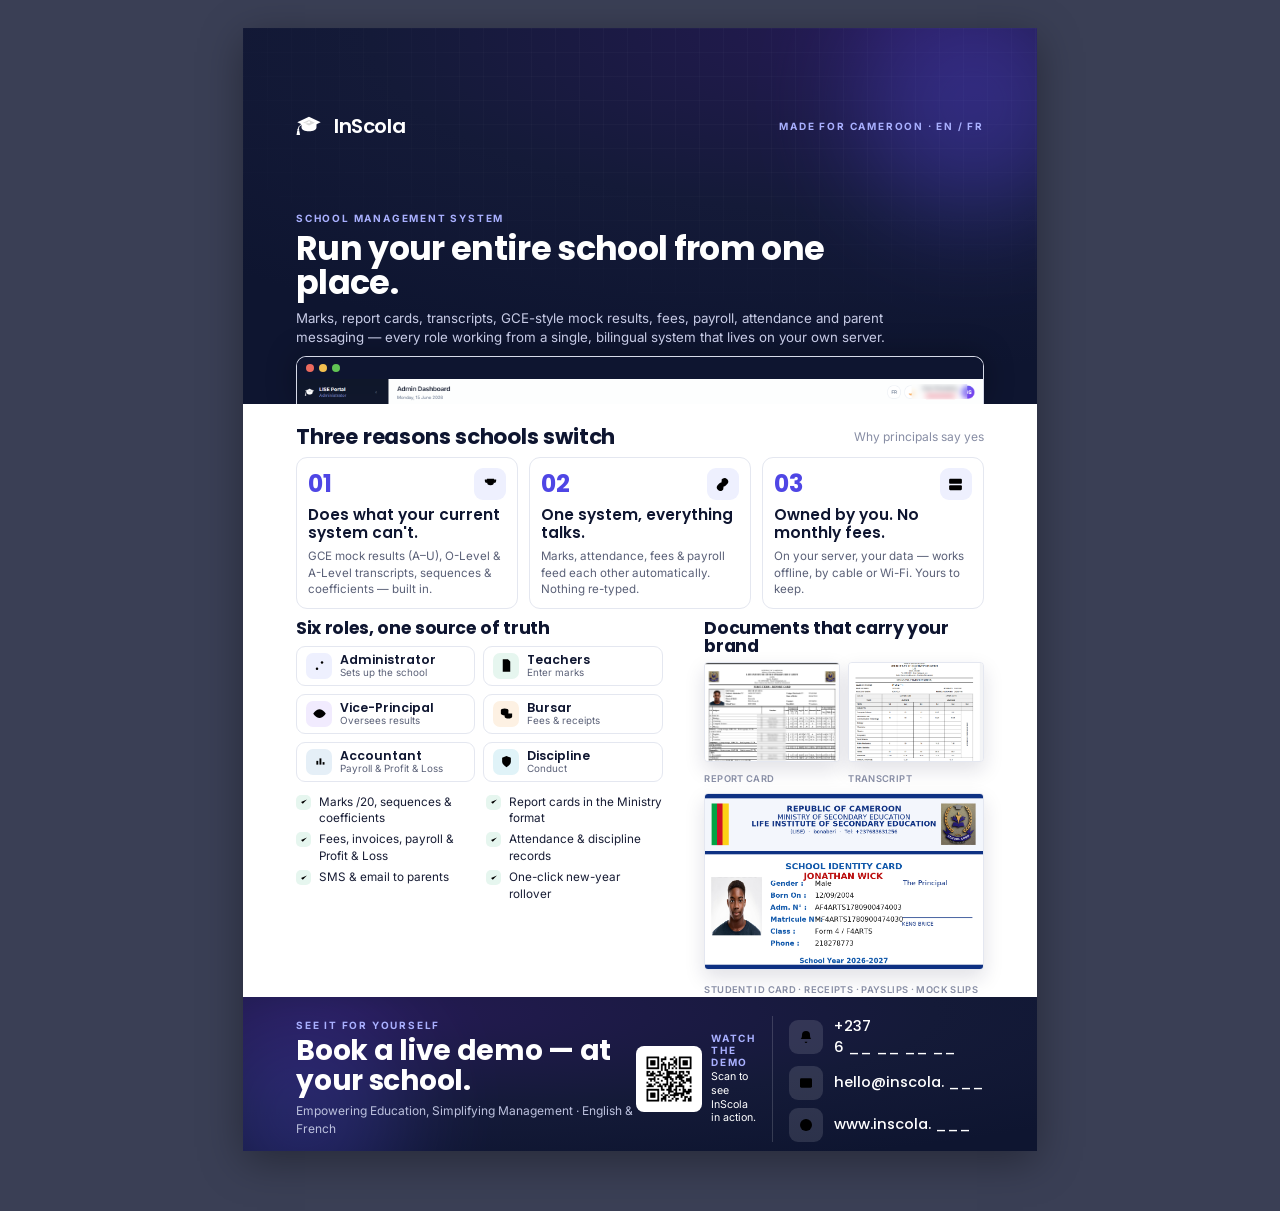
<file: InScola Flyer.html>
<!DOCTYPE html>
<html lang="en">
<head>
<meta charset="UTF-8">
<meta name="viewport" content="width=device-width, initial-scale=1.0">
<title>InScola — Flyer</title>
<link rel="stylesheet" href="booklet.css">
<link rel="stylesheet" href="marketing.css">
</head>
<body>

<!-- icon symbols -->
<svg width="0" height="0" style="position:absolute" aria-hidden="true">
  <symbol id="cap" viewBox="116 46 160 122">
    <path d="M150 86 C150 86 168 98 196 98 C224 98 242 86 242 86 L242 116 C242 130 222 140 196 140 C170 140 150 130 150 116 Z" fill="currentColor"></path>
    <path d="M196 50 L268 84 L196 118 L124 84 Z" fill="currentColor"></path>
    <path d="M196 70 L232 87 L196 104 L160 87 Z" fill="#000" opacity=".15"></path>
    <circle cx="196" cy="84" r="7" fill="currentColor"></circle>
    <path d="M196 84 C150 96 132 100 130 126" fill="none" stroke="currentColor" stroke-width="6" stroke-linecap="round"></path>
    <circle cx="130" cy="130" r="6" fill="currentColor"></circle>
    <path d="M124 134 L136 134 L141 162 L119 162 Z" fill="currentColor"></path>
  </symbol>
  <g fill="none" stroke="currentColor" stroke-width="1.8" stroke-linecap="round" stroke-linejoin="round">
    <symbol id="i-doc" viewBox="0 0 24 24"><path d="M6 2h8l4 4v16H6z"/><path d="M14 2v4h4"/><path d="M9 12h6M9 16h6"/></symbol>
    <symbol id="i-server" viewBox="0 0 24 24"><rect x="3" y="4" width="18" height="7" rx="1.5"/><rect x="3" y="13" width="18" height="7" rx="1.5"/><path d="M7 7.5h.01M7 16.5h.01"/></symbol>
    <symbol id="i-shield" viewBox="0 0 24 24"><path d="M12 3 5 6v6c0 4 3 6.5 7 9 4-2.5 7-5 7-9V6z"/><path d="M9 12l2 2 4-4"/></symbol>
    <symbol id="i-users" viewBox="0 0 24 24"><circle cx="9" cy="8" r="3"/><path d="M3 20c0-3 2.5-5 6-5s6 2 6 5"/><path d="M16 6a3 3 0 0 1 0 6M21 20c0-2.5-1.5-4.2-4-4.8"/></symbol>
    <symbol id="i-chart" viewBox="0 0 24 24"><path d="M4 20V4M4 20h16"/><rect x="7" y="11" width="3" height="6"/><rect x="12" y="7" width="3" height="10"/><rect x="17" y="13" width="3" height="4"/></symbol>
    <symbol id="i-coins" viewBox="0 0 24 24"><ellipse cx="9" cy="7" rx="6" ry="3"/><path d="M3 7v5c0 1.7 2.7 3 6 3s6-1.3 6-3V7"/><path d="M9 12v5c0 1.7 2.7 3 6 3s6-1.3 6-3v-5"/></symbol>
    <symbol id="i-id" viewBox="0 0 24 24"><rect x="3" y="5" width="18" height="14" rx="2"/><circle cx="9" cy="11" r="2"/><path d="M6.5 16c.5-1.5 1.5-2 2.5-2s2 .5 2.5 2M14 9h4M14 13h4"/></symbol>
    <symbol id="i-globe" viewBox="0 0 24 24"><circle cx="12" cy="12" r="9"/><path d="M3 12h18M12 3c2.5 2.6 2.5 15.4 0 18M12 3c-2.5 2.6-2.5 15.4 0 18"/></symbol>
    <symbol id="i-book" viewBox="0 0 24 24"><path d="M4 5c2-1 5-1 8 0v15c-3-1-6-1-8 0z"/><path d="M20 5c-2-1-5-1-8 0v15c3-1 6-1 8 0z"/></symbol>
    <symbol id="i-check" viewBox="0 0 24 24"><path d="M5 12l4 4L19 6"/></symbol>
    <symbol id="i-rank" viewBox="0 0 24 24"><path d="M8 21h8M12 17v4"/><path d="M7 4h10v4a5 5 0 0 1-10 0z"/><path d="M7 5H4v2a3 3 0 0 0 3 3M17 5h3v2a3 3 0 0 1-3 3"/></symbol>
    <symbol id="i-link" viewBox="0 0 24 24"><path d="M10 13a5 5 0 0 0 7 0l2-2a5 5 0 0 0-7-7l-1 1"/><path d="M14 11a5 5 0 0 0-7 0l-2 2a5 5 0 0 0 7 7l1-1"/></symbol>
    <symbol id="i-sliders" viewBox="0 0 24 24"><path d="M4 7h10M18 7h2M4 17h2M10 17h10"/><circle cx="16" cy="7" r="2"/><circle cx="8" cy="17" r="2"/></symbol>
    <symbol id="i-eye" viewBox="0 0 24 24"><path d="M2 12s4-7 10-7 10 7 10 7-4 7-10 7S2 12 2 12z"/><circle cx="12" cy="12" r="3"/></symbol>
    <symbol id="i-printer" viewBox="0 0 24 24"><path d="M7 8V3h10v5"/><rect x="4" y="8" width="16" height="8" rx="1.5"/><path d="M7 14h10v6H7z"/></symbol>
    <symbol id="i-bell" viewBox="0 0 24 24"><path d="M6 9a6 6 0 0 1 12 0c0 5 2 6 2 6H4s2-1 2-6"/><path d="M10 19a2 2 0 0 0 4 0"/></symbol>
    <symbol id="i-mail" viewBox="0 0 24 24"><rect x="3" y="5" width="18" height="14" rx="2"/><path d="M4 7l8 6 8-6"/></symbol>
    <symbol id="i-wifi" viewBox="0 0 24 24"><path d="M5 12a11 11 0 0 1 14 0M8.5 15.5a6 6 0 0 1 7 0M2 8.5a16 16 0 0 1 20 0"/><path d="M12 19h.01"/></symbol>
    <symbol id="i-refresh" viewBox="0 0 24 24"><path d="M20 11a8 8 0 0 0-14-4l-2 2M4 13a8 8 0 0 0 14 4l2-2"/><path d="M4 5v4h4M20 19v-4h-4"/></symbol>
  </g>
</svg>

<div class="mk-book">
<section class="flyer" data-screen-label="Flyer">

  <!-- HERO -->
  <div class="mk-hero" style="padding:6mm 14mm 0;">
    <div class="mk-grid-tex"></div>
    <div class="mk-glow" style="width:230px;height:230px;background:#5b4ff0;opacity:.34;right:-50px;top:-40px;"></div>
    <div style="position:relative;">
      <div class="row between center">
        <div class="lockup" style="--cap:26px;--word:20px;color:#fff;"><svg><use href="#cap"></use></svg><span class="word">InScola</span></div>
        <span class="mini-eyebrow on-dark">Made for Cameroon · EN / FR</span>
      </div>
      <div class="col" style="gap:8px; margin-top:11px; max-width:165mm;">
        <span class="mini-eyebrow on-dark">School Management System</span>
        <h1 style="font-family:var(--serif);font-weight:700;color:#fff;font-size:25pt;line-height:1.04;letter-spacing:-.02em;margin:0;">Run your entire school from one place.</h1>
        <p style="color:#c7cbe6;font-size:10pt;line-height:1.45;margin:0;max-width:158mm;">Marks, report cards, transcripts, GCE-style mock results, fees, payroll, attendance and parent messaging — every role working from a single, bilingual system that lives on your own server.</p>
      </div>
      <div class="win" style="margin:8px 0 0;height:48px;border-bottom-left-radius:0;border-bottom-right-radius:0;border-bottom:none;box-shadow:0 -2px 30px rgba(0,0,0,.3);">
        <div class="win__bar"><i></i><i></i><i></i></div>
        <img src="shots/admin-dashboard.png" alt="InScola dashboard" style="display:block;width:100%;">
      </div>
    </div>
  </div>

  <!-- BODY -->
  <div style="padding:6mm 14mm 0; display:flex; flex-direction:column; gap:2.5mm; flex:1;">

    <!-- 3 reasons -->
    <div class="col" style="gap:9px;">
      <div class="row between center">
        <h2 style="font-family:var(--serif);font-weight:700;font-size:16pt;color:var(--ink);margin:0;letter-spacing:-.01em;">Three reasons schools switch</h2>
        <span class="small" style="color:var(--muted-2);">Why principals say yes</span>
      </div>
      <div class="grid3" style="gap:11px;">
        <div class="reason">
          <div class="row between center"><span class="rn">01</span><span class="ri"><svg><use href="#i-rank"></use></svg></span></div>
          <div class="rt">Does what your current system can't.</div>
          <div class="rd">GCE mock results (A–U), O-Level &amp; A-Level transcripts, sequences &amp; coefficients — built in.</div>
        </div>
        <div class="reason">
          <div class="row between center"><span class="rn">02</span><span class="ri"><svg><use href="#i-link"></use></svg></span></div>
          <div class="rt">One system, everything talks.</div>
          <div class="rd">Marks, attendance, fees &amp; payroll feed each other automatically. Nothing re-typed.</div>
        </div>
        <div class="reason">
          <div class="row between center"><span class="rn">03</span><span class="ri"><svg><use href="#i-server"></use></svg></span></div>
          <div class="rt">Owned by you. No monthly fees.</div>
          <div class="rd">On your server, your data — works offline, by cable or Wi-Fi. Yours to keep.</div>
        </div>
      </div>
    </div>

    <!-- roles + capabilities/docs -->
    <div class="row" style="gap:11mm; align-items:flex-start;">
      <!-- left: roles -->
      <div class="col" style="flex:1.05; gap:9px;">
        <h3 style="font-family:var(--serif);font-weight:700;font-size:13pt;color:var(--ink);margin:0;">Six roles, one source of truth</h3>
        <div class="grid2" style="gap:8px;">
          <div class="rolepill"><span class="rp-ic bg-admin t-admin"><svg><use href="#i-sliders"></use></svg></span><div><div class="rp-t">Administrator</div><div class="rp-s">Sets up the school</div></div></div>
          <div class="rolepill"><span class="rp-ic bg-teacher t-teacher"><svg><use href="#i-doc"></use></svg></span><div><div class="rp-t">Teachers</div><div class="rp-s">Enter marks</div></div></div>
          <div class="rolepill"><span class="rp-ic bg-vp t-vp"><svg><use href="#i-eye"></use></svg></span><div><div class="rp-t">Vice-Principal</div><div class="rp-s">Oversees results</div></div></div>
          <div class="rolepill"><span class="rp-ic bg-bursar t-bursar"><svg><use href="#i-coins"></use></svg></span><div><div class="rp-t">Bursar</div><div class="rp-s">Fees &amp; receipts</div></div></div>
          <div class="rolepill"><span class="rp-ic bg-acct t-acct"><svg><use href="#i-chart"></use></svg></span><div><div class="rp-t">Accountant</div><div class="rp-s">Payroll &amp; Profit &amp; Loss</div></div></div>
          <div class="rolepill"><span class="rp-ic bg-disc t-disc"><svg><use href="#i-shield"></use></svg></span><div><div class="rp-t">Discipline</div><div class="rp-s">Conduct</div></div></div>
        </div>
        <div class="grid2" style="gap:5px 14px; margin-top:3px;">
          <div class="chk"><span class="cv"><svg><use href="#i-check"></use></svg></span>Marks /20, sequences &amp; coefficients</div>
          <div class="chk"><span class="cv"><svg><use href="#i-check"></use></svg></span>Report cards in the Ministry format</div>
          <div class="chk"><span class="cv"><svg><use href="#i-check"></use></svg></span>Fees, invoices, payroll &amp; Profit &amp; Loss</div>
          <div class="chk"><span class="cv"><svg><use href="#i-check"></use></svg></span>Attendance &amp; discipline records</div>
          <div class="chk"><span class="cv"><svg><use href="#i-check"></use></svg></span>SMS &amp; email to parents</div>
          <div class="chk"><span class="cv"><svg><use href="#i-check"></use></svg></span>One-click new-year rollover</div>
        </div>
      </div>
      <!-- right: documents -->
      <div class="col" style="flex:.8; gap:7px;">
        <h3 style="font-family:var(--serif);font-weight:700;font-size:13pt;color:var(--ink);margin:0;">Documents that carry your brand</h3>
        <div class="row" style="gap:8px;">
          <div class="col" style="flex:1;gap:4px;"><div class="doc" style="height:100px;"><img src="shots/sample-report-card.png" alt="Report card"></div><p class="caption" style="font-size:7pt;">Report card</p></div>
          <div class="col" style="flex:1;gap:4px;"><div class="doc" style="height:100px;"><img src="shots/vp-transcript.png" alt="Transcript"></div><p class="caption" style="font-size:7pt;">Transcript</p></div>
        </div>
        <div class="doc"><img src="shots/admin-id-card.png" alt="ID card"></div>
        <p class="caption" style="font-size:7pt;">Student ID card · receipts · payslips · mock slips</p>
      </div>
    </div>
  </div>

  <!-- CTA -->
  <div class="mk-cta" style="padding:5mm 14mm; margin-top:auto;">
    <div class="mk-glow" style="width:200px;height:200px;background:#5b4ff0;opacity:.3;left:-40px;bottom:-50px;"></div>
    <div class="row between center" style="position:relative;">
      <div class="col" style="gap:5px;">
        <span class="mini-eyebrow on-dark">See it for yourself</span>
        <h2 style="font-family:var(--serif);font-weight:700;color:#fff;font-size:21pt;line-height:1.05;margin:0;letter-spacing:-.01em;">Book a live demo — at your school.</h2>
        <p style="color:#bcc1de;font-size:9pt;margin:2px 0 0;">Empowering Education, Simplifying Management · English &amp; French</p>
      </div>
      <div class="row center" style="gap:16px;">
        <div class="row center" style="gap:9px;">
          <div style="width:66px;height:66px;border-radius:8px;background:#fff;padding:5px;flex:none;"><img src="shots/yt-qr.png" alt="Scan to watch the InScola demo on YouTube" style="display:block;width:100%;height:100%;"></div>
          <div class="col" style="gap:2px;max-width:24mm;"><span class="mini-eyebrow on-dark">Watch the demo</span><span style="color:#fff;font-size:8pt;line-height:1.3;">Scan to see InScola in action.</span></div>
        </div>
        <div class="col" style="gap:8px;border-left:1px solid rgba(255,255,255,.16);padding-left:16px;">
          <div class="ctline"><span class="ci"><svg><use href="#i-bell"></use></svg></span><span class="cv2" data-field="phone">+237 6&nbsp;__&nbsp;__&nbsp;__&nbsp;__</span></div>
          <div class="ctline"><span class="ci"><svg><use href="#i-mail"></use></svg></span><span class="cv2" data-field="email">hello@inscola.&nbsp;___</span></div>
          <div class="ctline"><span class="ci"><svg><use href="#i-globe"></use></svg></span><span class="cv2" data-field="web">www.inscola.&nbsp;___</span></div>
        </div>
      </div>
    </div>
  </div>

</section>
</div>

<template id="__bundler_thumbnail">
  <svg viewBox="0 0 100 100" xmlns="http://www.w3.org/2000/svg">
    <rect width="100" height="100" fill="#1b1f3b"/>
    <g fill="#fff" transform="translate(50 46) scale(.34) translate(-196 -95)">
      <path d="M150 86 C150 86 168 98 196 98 C224 98 242 86 242 86 L242 116 C242 130 222 140 196 140 C170 140 150 130 150 116 Z"/>
      <path d="M196 50 L268 84 L196 118 L124 84 Z"/><circle cx="196" cy="84" r="7"/>
      <path d="M196 84 C150 96 132 100 130 126" fill="none" stroke="#fff" stroke-width="6" stroke-linecap="round"/>
      <circle cx="130" cy="130" r="6"/><path d="M124 134 L136 134 L141 162 L119 162 Z"/>
    </g>
    <text x="50" y="80" text-anchor="middle" fill="#fff" font-family="Poppins,sans-serif" font-weight="600" font-size="10">Flyer</text>
  </svg>
</template>

</body>
</html>
</file>
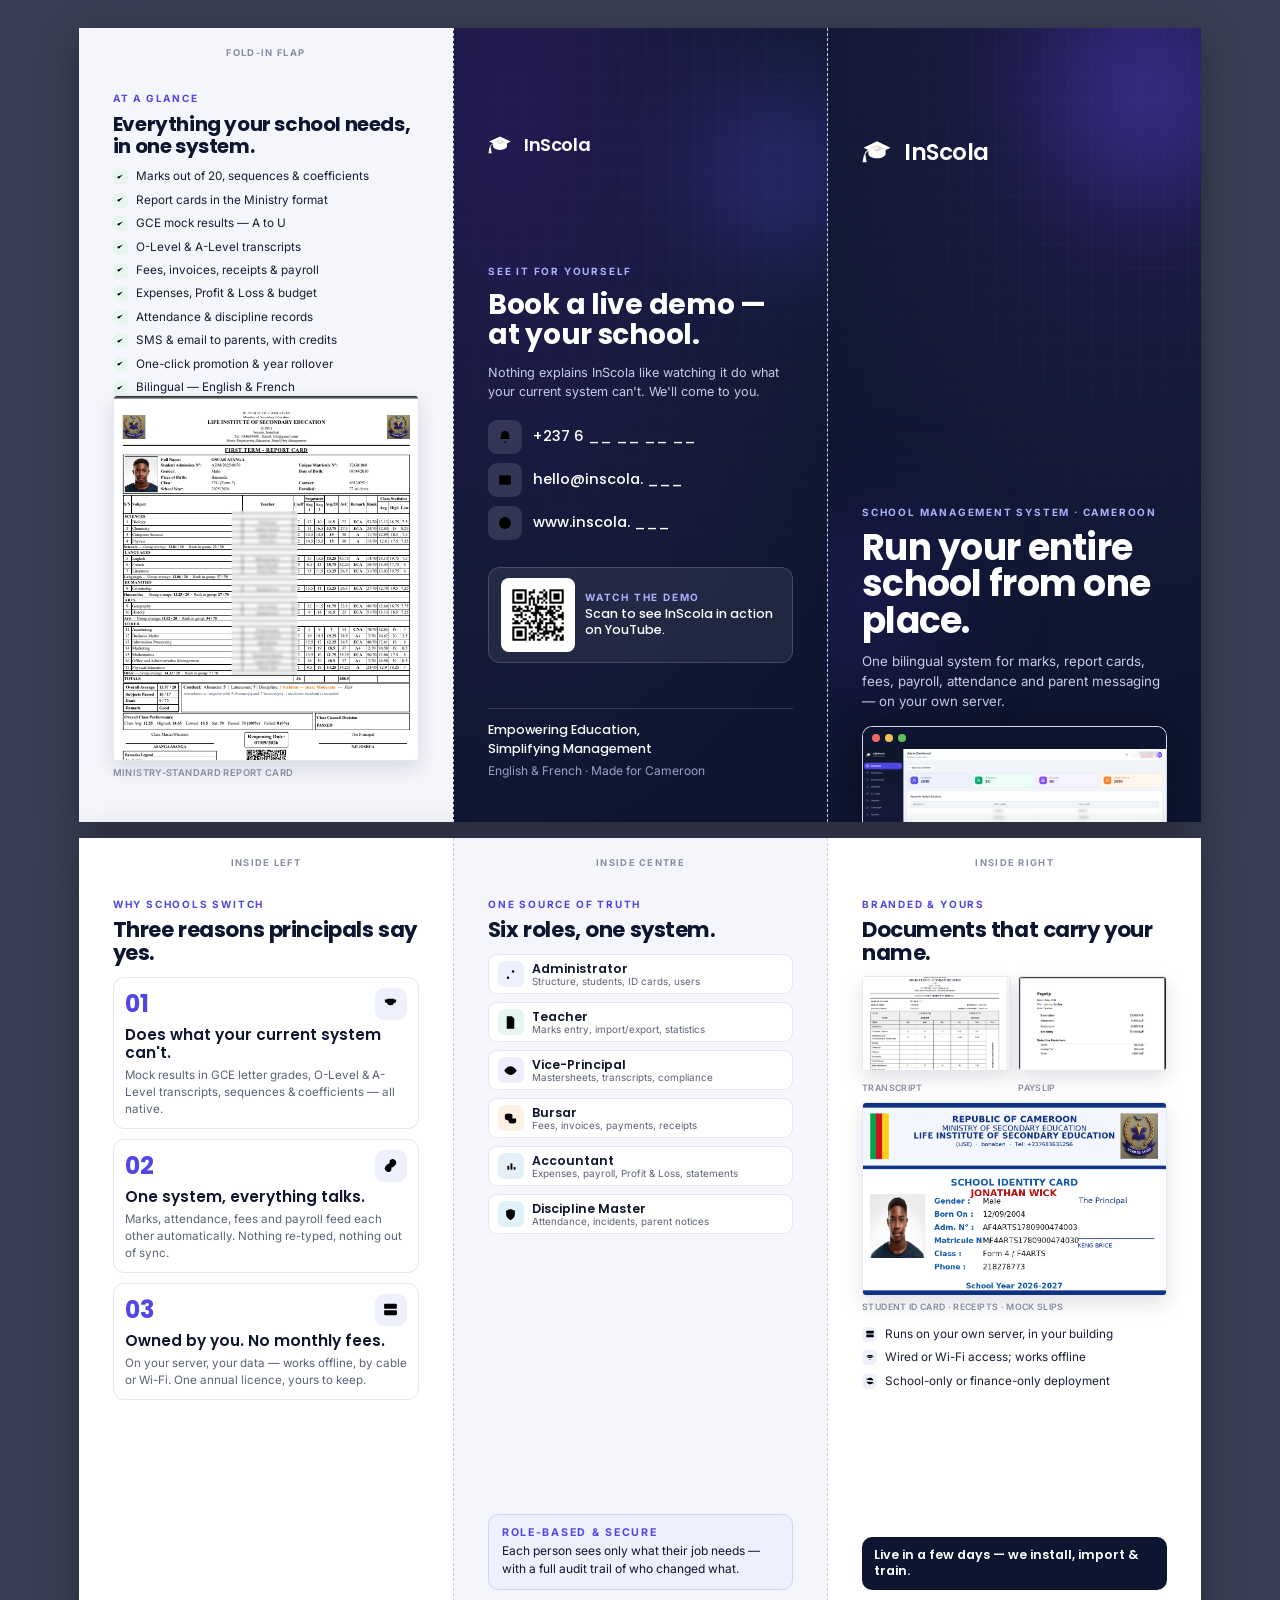
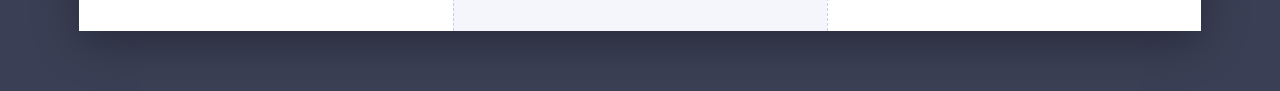
<file: InScola Trifold.html>
<!DOCTYPE html>
<html lang="en">
<head>
<meta charset="UTF-8">
<meta name="viewport" content="width=device-width, initial-scale=1.0">
<title>InScola — Tri-fold Brochure</title>
<link rel="stylesheet" href="booklet.css">
<link rel="stylesheet" href="marketing.css">
</head>
<body>

<svg width="0" height="0" style="position:absolute" aria-hidden="true">
  <symbol id="cap" viewBox="116 46 160 122">
    <path d="M150 86 C150 86 168 98 196 98 C224 98 242 86 242 86 L242 116 C242 130 222 140 196 140 C170 140 150 130 150 116 Z" fill="currentColor"></path>
    <path d="M196 50 L268 84 L196 118 L124 84 Z" fill="currentColor"></path>
    <path d="M196 70 L232 87 L196 104 L160 87 Z" fill="#000" opacity=".15"></path>
    <circle cx="196" cy="84" r="7" fill="currentColor"></circle>
    <path d="M196 84 C150 96 132 100 130 126" fill="none" stroke="currentColor" stroke-width="6" stroke-linecap="round"></path>
    <circle cx="130" cy="130" r="6" fill="currentColor"></circle>
    <path d="M124 134 L136 134 L141 162 L119 162 Z" fill="currentColor"></path>
  </symbol>
  <g fill="none" stroke="currentColor" stroke-width="1.8" stroke-linecap="round" stroke-linejoin="round">
    <symbol id="i-doc" viewBox="0 0 24 24"><path d="M6 2h8l4 4v16H6z"/><path d="M14 2v4h4"/><path d="M9 12h6M9 16h6"/></symbol>
    <symbol id="i-server" viewBox="0 0 24 24"><rect x="3" y="4" width="18" height="7" rx="1.5"/><rect x="3" y="13" width="18" height="7" rx="1.5"/><path d="M7 7.5h.01M7 16.5h.01"/></symbol>
    <symbol id="i-shield" viewBox="0 0 24 24"><path d="M12 3 5 6v6c0 4 3 6.5 7 9 4-2.5 7-5 7-9V6z"/><path d="M9 12l2 2 4-4"/></symbol>
    <symbol id="i-users" viewBox="0 0 24 24"><circle cx="9" cy="8" r="3"/><path d="M3 20c0-3 2.5-5 6-5s6 2 6 5"/><path d="M16 6a3 3 0 0 1 0 6M21 20c0-2.5-1.5-4.2-4-4.8"/></symbol>
    <symbol id="i-chart" viewBox="0 0 24 24"><path d="M4 20V4M4 20h16"/><rect x="7" y="11" width="3" height="6"/><rect x="12" y="7" width="3" height="10"/><rect x="17" y="13" width="3" height="4"/></symbol>
    <symbol id="i-coins" viewBox="0 0 24 24"><ellipse cx="9" cy="7" rx="6" ry="3"/><path d="M3 7v5c0 1.7 2.7 3 6 3s6-1.3 6-3V7"/><path d="M9 12v5c0 1.7 2.7 3 6 3s6-1.3 6-3v-5"/></symbol>
    <symbol id="i-id" viewBox="0 0 24 24"><rect x="3" y="5" width="18" height="14" rx="2"/><circle cx="9" cy="11" r="2"/><path d="M6.5 16c.5-1.5 1.5-2 2.5-2s2 .5 2.5 2M14 9h4M14 13h4"/></symbol>
    <symbol id="i-globe" viewBox="0 0 24 24"><circle cx="12" cy="12" r="9"/><path d="M3 12h18M12 3c2.5 2.6 2.5 15.4 0 18M12 3c-2.5 2.6-2.5 15.4 0 18"/></symbol>
    <symbol id="i-book" viewBox="0 0 24 24"><path d="M4 5c2-1 5-1 8 0v15c-3-1-6-1-8 0z"/><path d="M20 5c-2-1-5-1-8 0v15c3-1 6-1 8 0z"/></symbol>
    <symbol id="i-check" viewBox="0 0 24 24"><path d="M5 12l4 4L19 6"/></symbol>
    <symbol id="i-rank" viewBox="0 0 24 24"><path d="M8 21h8M12 17v4"/><path d="M7 4h10v4a5 5 0 0 1-10 0z"/><path d="M7 5H4v2a3 3 0 0 0 3 3M17 5h3v2a3 3 0 0 1-3 3"/></symbol>
    <symbol id="i-link" viewBox="0 0 24 24"><path d="M10 13a5 5 0 0 0 7 0l2-2a5 5 0 0 0-7-7l-1 1"/><path d="M14 11a5 5 0 0 0-7 0l-2 2a5 5 0 0 0 7 7l1-1"/></symbol>
    <symbol id="i-sliders" viewBox="0 0 24 24"><path d="M4 7h10M18 7h2M4 17h2M10 17h10"/><circle cx="16" cy="7" r="2"/><circle cx="8" cy="17" r="2"/></symbol>
    <symbol id="i-eye" viewBox="0 0 24 24"><path d="M2 12s4-7 10-7 10 7 10 7-4 7-10 7S2 12 2 12z"/><circle cx="12" cy="12" r="3"/></symbol>
    <symbol id="i-printer" viewBox="0 0 24 24"><path d="M7 8V3h10v5"/><rect x="4" y="8" width="16" height="8" rx="1.5"/><path d="M7 14h10v6H7z"/></symbol>
    <symbol id="i-bell" viewBox="0 0 24 24"><path d="M6 9a6 6 0 0 1 12 0c0 5 2 6 2 6H4s2-1 2-6"/><path d="M10 19a2 2 0 0 0 4 0"/></symbol>
    <symbol id="i-mail" viewBox="0 0 24 24"><rect x="3" y="5" width="18" height="14" rx="2"/><path d="M4 7l8 6 8-6"/></symbol>
    <symbol id="i-wifi" viewBox="0 0 24 24"><path d="M5 12a11 11 0 0 1 14 0M8.5 15.5a6 6 0 0 1 7 0M2 8.5a16 16 0 0 1 20 0"/><path d="M12 19h.01"/></symbol>
    <symbol id="i-refresh" viewBox="0 0 24 24"><path d="M20 11a8 8 0 0 0-14-4l-2 2M4 13a8 8 0 0 0 14 4l2-2"/><path d="M4 5v4h4M20 19v-4h-4"/></symbol>
    <symbol id="i-receipt" viewBox="0 0 24 24"><path d="M5 3v18l2-1 2 1 2-1 2 1 2-1 2 1V3l-2 1-2-1-2 1-2-1-2 1z"/><path d="M9 8h6M9 12h6"/></symbol>
    <symbol id="i-lock" viewBox="0 0 24 24"><rect x="5" y="11" width="14" height="9" rx="2"/><path d="M8 11V8a4 4 0 0 1 8 0v3"/></symbol>
    <symbol id="i-gauge" viewBox="0 0 24 24"><path d="M4 18a8 8 0 1 1 16 0"/><path d="M12 18l4-5"/></symbol>
  </g>
</svg>

<div class="mk-book">

<!-- ============================================================
     SIDE A — OUTSIDE  (what you see before opening)
     L→R: [Panel 5: fold-in flap] [Panel 6: BACK cover] [Panel 1: FRONT cover]
     ============================================================ -->
<section class="fold" data-screen-label="Outside">

  <!-- PANEL 5 : fold-in flap (tucks inside) -->
  <div class="panel pad" style="background:var(--soft);">
    <span class="fold-tag">Fold-in flap</span>
    <div class="col" style="gap:9px; margin-top:6mm;">
      <span class="mini-eyebrow">At a glance</span>
      <h3 style="font-family:var(--serif);font-weight:700;font-size:15pt;color:var(--ink);margin:0;line-height:1.1;">Everything your school needs, in one system.</h3>
    </div>
    <div class="col" style="gap:7px; margin-top:11px;">
      <div class="chk"><span class="cv"><svg><use href="#i-check"></use></svg></span>Marks out of 20, sequences &amp; coefficients</div>
      <div class="chk"><span class="cv"><svg><use href="#i-check"></use></svg></span>Report cards in the Ministry format</div>
      <div class="chk"><span class="cv"><svg><use href="#i-check"></use></svg></span>GCE mock results — A to U</div>
      <div class="chk"><span class="cv"><svg><use href="#i-check"></use></svg></span>O-Level &amp; A-Level transcripts</div>
      <div class="chk"><span class="cv"><svg><use href="#i-check"></use></svg></span>Fees, invoices, receipts &amp; payroll</div>
      <div class="chk"><span class="cv"><svg><use href="#i-check"></use></svg></span>Expenses, Profit &amp; Loss &amp; budget</div>
      <div class="chk"><span class="cv"><svg><use href="#i-check"></use></svg></span>Attendance &amp; discipline records</div>
      <div class="chk"><span class="cv"><svg><use href="#i-check"></use></svg></span>SMS &amp; email to parents, with credits</div>
      <div class="chk"><span class="cv"><svg><use href="#i-check"></use></svg></span>One-click promotion &amp; year rollover</div>
      <div class="chk"><span class="cv"><svg><use href="#i-check"></use></svg></span>Bilingual — English &amp; French</div>
    </div>
    <div class="doc" style="margin-top:auto;"><img src="shots/sample-report-card.png" alt="Report card" style="display:block;width:100%;"></div>
    <p class="caption" style="font-size:7pt;margin-top:5px;">Ministry-standard report card</p>
  </div>

  <!-- PANEL 6 : BACK cover -->
  <div class="panel pad mk-cta" style="justify-content:space-between;">
    <div class="mk-grid-tex"></div>
    <div class="mk-glow" style="width:170px;height:170px;background:#5b4ff0;opacity:.3;right:-40px;top:60px;"></div>
    <div style="position:relative;">
      <div class="lockup" style="--cap:24px;--word:18px;color:#fff;"><svg><use href="#cap"></use></svg><span class="word">InScola</span></div>
    </div>
    <div class="col" style="gap:13px; position:relative;">
      <span class="mini-eyebrow on-dark">See it for yourself</span>
      <h2 style="font-family:var(--serif);font-weight:700;color:#fff;font-size:21pt;line-height:1.06;margin:0;letter-spacing:-.01em;">Book a live demo — at your school.</h2>
      <p style="color:#c7cbe6;font-size:9.5pt;line-height:1.5;margin:0;">Nothing explains InScola like watching it do what your current system can't. We'll come to you.</p>
      <div class="col" style="gap:9px; margin-top:6px;">
        <div class="ctline"><span class="ci"><svg><use href="#i-bell"></use></svg></span><span class="cv2" data-field="phone">+237 6&nbsp;__&nbsp;__&nbsp;__&nbsp;__</span></div>
        <div class="ctline"><span class="ci"><svg><use href="#i-mail"></use></svg></span><span class="cv2" data-field="email">hello@inscola.&nbsp;___</span></div>
        <div class="ctline"><span class="ci"><svg><use href="#i-globe"></use></svg></span><span class="cv2" data-field="web">www.inscola.&nbsp;___</span></div>
      </div>
      <div class="row center gap10" style="margin-top:14px; background:rgba(255,255,255,.07); border:1px solid rgba(255,255,255,.16); border-radius:12px; padding:10px 12px;">
        <div style="width:74px;height:74px;border-radius:8px;background:#fff;padding:5px;flex:none;"><img src="shots/yt-qr.png" alt="Scan to watch the InScola demo on YouTube" style="display:block;width:100%;height:100%;"></div>
        <div class="col" style="gap:3px;"><span class="mini-eyebrow on-dark">Watch the demo</span><span style="color:#fff;font-family:var(--serif);font-weight:500;font-size:9.5pt;line-height:1.25;">Scan to see InScola in action on YouTube.</span></div>
      </div>
    </div>
    <div style="position:relative;border-top:1px solid rgba(255,255,255,.14); padding-top:11px;">
      <p style="color:#fff;font-family:var(--serif);font-weight:500;font-size:9.5pt;margin:0;">Empowering Education,<br>Simplifying Management</p>
      <p class="small" style="color:#9aa0c4;margin-top:4px;">English &amp; French · Made for Cameroon</p>
    </div>
  </div>

  <!-- PANEL 1 : FRONT cover -->
  <div class="panel mk-hero" style="padding:0;">
    <div class="mk-grid-tex"></div>
    <div class="mk-glow" style="width:200px;height:200px;background:#5b4ff0;opacity:.34;right:-50px;top:-30px;"></div>
    <div class="mk-glow" style="width:160px;height:160px;background:#2a2170;opacity:.5;left:-50px;bottom:140px;"></div>
    <div style="position:relative;padding:13mm 9mm 0;display:flex;flex-direction:column;height:100%;">
      <div class="lockup" style="--cap:30px;--word:23px;color:#fff;"><svg><use href="#cap"></use></svg><span class="word">InScola</span></div>
      <div class="col" style="gap:12px;margin-top:auto;">
        <span class="mini-eyebrow on-dark">School Management System · Cameroon</span>
        <h1 style="font-family:var(--serif);font-weight:700;color:#fff;font-size:27pt;line-height:1.02;letter-spacing:-.02em;margin:0;">Run your entire school from one place.</h1>
        <p style="color:#c7cbe6;font-size:10pt;line-height:1.5;margin:0;">One bilingual system for marks, report cards, fees, payroll, attendance and parent messaging — on your own server.</p>
      </div>
      <div class="win" style="margin:14px 0 0;height:96px;border-bottom-left-radius:0;border-bottom-right-radius:0;border-bottom:none;box-shadow:0 -2px 26px rgba(0,0,0,.34);">
        <div class="win__bar"><i></i><i></i><i></i></div>
        <img src="shots/admin-dashboard.png" alt="InScola dashboard" style="display:block;width:100%;">
      </div>
    </div>
  </div>

</section>

<!-- ============================================================
     SIDE B — INSIDE  (the spread when opened)
     L→R: [Panel 2] [Panel 3] [Panel 4]
     ============================================================ -->
<section class="fold" data-screen-label="Inside">

  <!-- PANEL 2 : Why switch -->
  <div class="panel pad">
    <span class="fold-tag">Inside left</span>
    <div class="col" style="gap:8px; margin-top:5mm;">
      <span class="mini-eyebrow">Why schools switch</span>
      <h2 style="font-family:var(--serif);font-weight:700;font-size:16pt;color:var(--ink);margin:0;line-height:1.08;">Three reasons principals say yes.</h2>
    </div>
    <div class="col" style="gap:10px; margin-top:13px;">
      <div class="reason">
        <div class="row between center"><span class="rn">01</span><span class="ri"><svg><use href="#i-rank"></use></svg></span></div>
        <div class="rt">Does what your current system can't.</div>
        <div class="rd">Mock results in GCE letter grades, O-Level &amp; A-Level transcripts, sequences &amp; coefficients — all native.</div>
      </div>
      <div class="reason">
        <div class="row between center"><span class="rn">02</span><span class="ri"><svg><use href="#i-link"></use></svg></span></div>
        <div class="rt">One system, everything talks.</div>
        <div class="rd">Marks, attendance, fees and payroll feed each other automatically. Nothing re-typed, nothing out of sync.</div>
      </div>
      <div class="reason">
        <div class="row between center"><span class="rn">03</span><span class="ri"><svg><use href="#i-server"></use></svg></span></div>
        <div class="rt">Owned by you. No monthly fees.</div>
        <div class="rd">On your server, your data — works offline, by cable or Wi-Fi. One annual licence, yours to keep.</div>
      </div>
    </div>
  </div>

  <!-- PANEL 3 : Six roles -->
  <div class="panel pad" style="background:var(--soft);">
    <span class="fold-tag">Inside centre</span>
    <div class="col" style="gap:8px; margin-top:5mm;">
      <span class="mini-eyebrow">One source of truth</span>
      <h2 style="font-family:var(--serif);font-weight:700;font-size:16pt;color:var(--ink);margin:0;line-height:1.08;">Six roles, one system.</h2>
    </div>
    <div class="col" style="gap:8px; margin-top:13px;">
      <div class="rolepill"><span class="rp-ic bg-admin t-admin"><svg><use href="#i-sliders"></use></svg></span><div><div class="rp-t">Administrator</div><div class="rp-s">Structure, students, ID cards, users</div></div></div>
      <div class="rolepill"><span class="rp-ic bg-teacher t-teacher"><svg><use href="#i-doc"></use></svg></span><div><div class="rp-t">Teacher</div><div class="rp-s">Marks entry, import/export, statistics</div></div></div>
      <div class="rolepill"><span class="rp-ic bg-vp t-vp"><svg><use href="#i-eye"></use></svg></span><div><div class="rp-t">Vice-Principal</div><div class="rp-s">Mastersheets, transcripts, compliance</div></div></div>
      <div class="rolepill"><span class="rp-ic bg-bursar t-bursar"><svg><use href="#i-coins"></use></svg></span><div><div class="rp-t">Bursar</div><div class="rp-s">Fees, invoices, payments, receipts</div></div></div>
      <div class="rolepill"><span class="rp-ic bg-acct t-acct"><svg><use href="#i-chart"></use></svg></span><div><div class="rp-t">Accountant</div><div class="rp-s">Expenses, payroll, Profit &amp; Loss, statements</div></div></div>
      <div class="rolepill"><span class="rp-ic bg-disc t-disc"><svg><use href="#i-shield"></use></svg></span><div><div class="rp-t">Discipline Master</div><div class="rp-s">Attendance, incidents, parent notices</div></div></div>
    </div>
    <div class="callout indigo" style="margin-top:auto;padding:11px 13px;">
      <div class="k" style="margin-bottom:3px;">Role-based &amp; secure</div>
      <p class="small" style="color:var(--ink);">Each person sees only what their job needs — with a full audit trail of who changed what.</p>
    </div>
  </div>

  <!-- PANEL 4 : Documents + deployment -->
  <div class="panel pad">
    <span class="fold-tag">Inside right</span>
    <div class="col" style="gap:8px; margin-top:5mm;">
      <span class="mini-eyebrow">Branded &amp; yours</span>
      <h2 style="font-family:var(--serif);font-weight:700;font-size:16pt;color:var(--ink);margin:0;line-height:1.08;">Documents that carry your name.</h2>
    </div>
    <div class="row" style="gap:7px; margin-top:12px;">
      <div class="col" style="flex:1;gap:4px;"><div class="doc" style="height:95px;"><img src="shots/vp-transcript.png" alt="Transcript"></div><p class="caption" style="font-size:6.6pt;">Transcript</p></div>
      <div class="col" style="flex:1;gap:4px;"><div class="doc" style="height:95px;"><img src="shots/acct-payslip.png" alt="Payslip"></div><p class="caption" style="font-size:6.6pt;">Payslip</p></div>
    </div>
    <div class="doc" style="margin-top:8px;"><img src="shots/admin-id-card.png" alt="ID card"></div>
    <p class="caption" style="font-size:6.6pt;margin-top:4px;">Student ID card · receipts · mock slips</p>

    <div class="col" style="gap:7px; margin-top:13px;">
      <div class="chk"><span class="cv" style="background:var(--indigo-tint);color:var(--indigo);"><svg><use href="#i-server"></use></svg></span>Runs on your own server, in your building</div>
      <div class="chk"><span class="cv" style="background:var(--indigo-tint);color:var(--indigo);"><svg><use href="#i-wifi"></use></svg></span>Wired or Wi-Fi access; works offline</div>
      <div class="chk"><span class="cv" style="background:var(--indigo-tint);color:var(--indigo);"><svg><use href="#i-refresh"></use></svg></span>School-only or finance-only deployment</div>
    </div>
    <div class="callout" style="margin-top:auto;padding:10px 12px;background:var(--ink);border:none;">
      <p style="color:#fff;font-family:var(--serif);font-weight:600;font-size:9.5pt;margin:0;line-height:1.3;">Live in a few days — we install, import &amp; train.</p>
    </div>
  </div>

</section>

</div>

<template id="__bundler_thumbnail">
  <svg viewBox="0 0 100 100" xmlns="http://www.w3.org/2000/svg">
    <rect width="100" height="100" fill="#1b1f3b"/>
    <g fill="#fff" transform="translate(50 44) scale(.32) translate(-196 -95)">
      <path d="M150 86 C150 86 168 98 196 98 C224 98 242 86 242 86 L242 116 C242 130 222 140 196 140 C170 140 150 130 150 116 Z"/>
      <path d="M196 50 L268 84 L196 118 L124 84 Z"/><circle cx="196" cy="84" r="7"/>
      <path d="M196 84 C150 96 132 100 130 126" fill="none" stroke="#fff" stroke-width="6" stroke-linecap="round"/>
      <circle cx="130" cy="130" r="6"/><path d="M124 134 L136 134 L141 162 L119 162 Z"/>
    </g>
    <text x="50" y="80" text-anchor="middle" fill="#fff" font-family="Poppins,sans-serif" font-weight="600" font-size="9.5">Tri-fold</text>
  </svg>
</template>

</body>
</html>
</file>
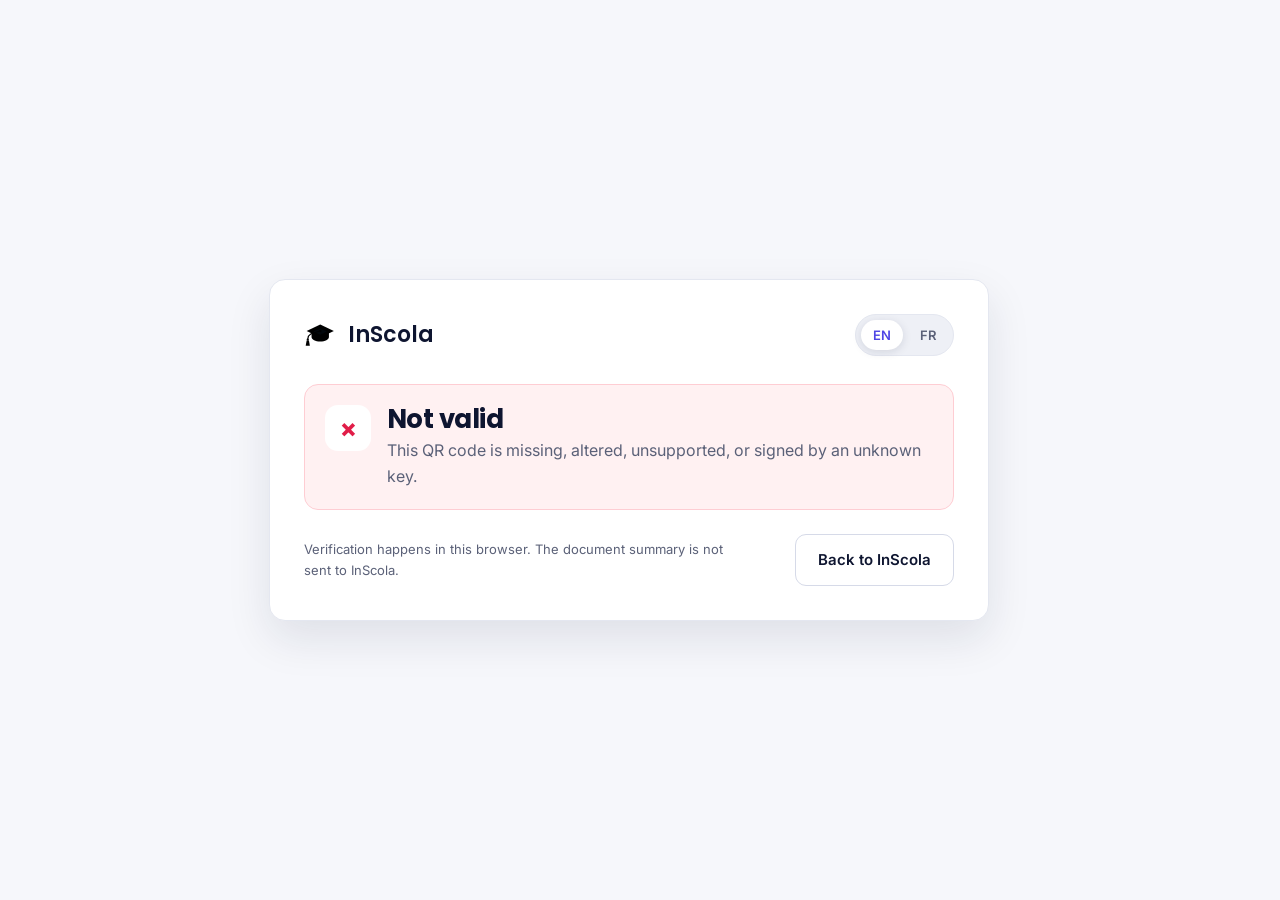
<file: verify.html>
<!DOCTYPE html>
<html lang="en">
<head>
<meta charset="UTF-8">
<meta name="viewport" content="width=device-width, initial-scale=1.0">
<title>Verify InScola Document</title>
<meta name="description" content="Verify an InScola report card, transcript, or receipt from its signed QR code.">
<link rel="icon" type="image/svg+xml" href="assets/inscola-icon-ink.svg">
<link rel="stylesheet" href="site.css">
<style>
  body.verify-page{ min-height:100vh; background:var(--soft); }
  .verify-shell{ min-height:100vh; display:flex; flex-direction:column; }
  .verify-main{ flex:1; display:grid; place-items:center; padding:60px 0; }
  .verify-card{ width:min(720px,100%); background:#fff; border:1px solid var(--line); border-radius:var(--r); padding:34px; box-shadow:0 18px 44px rgba(20,26,60,.10); }
  .verify-top{ display:flex; align-items:center; justify-content:space-between; gap:18px; margin-bottom:28px; }
  .verify-brand{ display:flex; align-items:center; gap:10px; color:var(--ink); }
  .verify-brand img{ width:34px; height:34px; }
  .verify-brand b{ font-family:var(--serif); font-size:22px; font-weight:600; }
  .verify-lang{ display:inline-flex; gap:5px; padding:5px; border-radius:999px; background:var(--soft-2); border:1px solid var(--line); }
  .verify-lang button{ border:0; background:transparent; border-radius:999px; padding:7px 12px; font:600 13px var(--body); color:var(--muted); cursor:pointer; }
  .verify-lang button.active{ background:#fff; color:var(--indigo); box-shadow:0 2px 10px rgba(20,26,60,.12); }
  .verify-status{ display:flex; gap:16px; align-items:flex-start; padding:20px; border-radius:14px; border:1px solid var(--line); background:var(--soft); }
  .verify-status.ok{ background:var(--emerald-tint); border-color:#a7e3c6; }
  .verify-status.bad{ background:#fff1f2; border-color:#fecdd3; }
  .verify-status.warn{ background:var(--amber-tint); border-color:#fed7aa; }
  .verify-icon{ flex:none; width:46px; height:46px; border-radius:13px; display:grid; place-items:center; font-size:25px; font-weight:800; background:#fff; }
  .verify-status.ok .verify-icon{ color:var(--emerald); }
  .verify-status.bad .verify-icon{ color:var(--rose); }
  .verify-status.warn .verify-icon{ color:var(--amber); }
  .verify-status h1{ font-size:26px; margin-bottom:5px; }
  .verify-status p{ color:var(--muted); }
  .verify-details{ margin-top:24px; border:1px solid var(--line); border-radius:13px; overflow:hidden; }
  .verify-row{ display:grid; grid-template-columns:190px 1fr; gap:16px; padding:13px 16px; border-bottom:1px solid var(--line); }
  .verify-row:last-child{ border-bottom:0; }
  .verify-label{ font-size:12px; font-weight:700; letter-spacing:.1em; text-transform:uppercase; color:var(--muted); }
  .verify-value{ font-weight:600; color:var(--ink); overflow-wrap:anywhere; }
  .verify-actions{ margin-top:24px; display:flex; flex-wrap:wrap; gap:12px; align-items:center; justify-content:space-between; }
  .verify-note{ font-size:13px; color:var(--muted); max-width:420px; }
  @media (max-width:640px){
    .verify-main{ padding:28px 0; }
    .verify-card{ padding:24px; }
    .verify-top{ align-items:flex-start; flex-direction:column; }
    .verify-row{ grid-template-columns:1fr; gap:3px; }
    .verify-actions{ align-items:flex-start; flex-direction:column; }
  }
</style>
</head>
<body class="verify-page">
<div class="verify-shell">
  <main class="verify-main">
    <div class="wrap">
      <section class="verify-card" aria-live="polite">
        <div class="verify-top">
          <a class="verify-brand" href="index.html">
            <img src="assets/inscola-icon-ink.svg" alt="">
            <b>InScola</b>
          </a>
          <div class="verify-lang" aria-label="Language">
            <button type="button" data-lang="en" class="active">EN</button>
            <button type="button" data-lang="fr">FR</button>
          </div>
        </div>

        <div id="status" class="verify-status warn">
          <div class="verify-icon">?</div>
          <div>
            <h1 data-text="checkingTitle">Checking document...</h1>
            <p data-text="checkingBody">Reading the signed QR payload.</p>
          </div>
        </div>

        <div id="details" class="verify-details" hidden></div>

        <div class="verify-actions">
          <p class="verify-note" data-text="privacy">Verification happens in this browser. The document summary is not sent to InScola.</p>
          <a class="btn btn-light" href="index.html" data-text="home">Back to InScola</a>
        </div>
      </section>
    </div>
  </main>
</div>

<script>
// Base64url Ed25519 raw public keys, keyed by each deployment's key id
// (summary.kid — the fingerprint returned by GET /api/signing-public-key/).
// To onboard another school, add its { "<kid>": "<public_key>" } entry here;
// documents self-select the right key via their kid. "default" stays as a
// fallback for legacy QRs signed before kid was stamped in.
const PUBLIC_KEYS = {
  a3hQiWlwDElP: "p3SGxH9lhQB5PTW6kowxBB2yJ7vW3tTOGdbaCwQHk1c",
  default: "p3SGxH9lhQB5PTW6kowxBB2yJ7vW3tTOGdbaCwQHk1c"
};

const LABELS = {
  en: {
    checkingTitle: "Checking document...",
    checkingBody: "Reading the signed QR payload.",
    validTitle: "Authentic document",
    validBody: "This summary matches an InScola cryptographic seal.",
    invalidTitle: "Not valid",
    invalidBody: "This QR code is missing, altered, unsupported, or signed by an unknown key.",
    unconfiguredTitle: "Verifier key not configured",
    unconfiguredBody: "This page is installed, but the school's public verification key has not been published yet.",
    privacy: "Verification happens in this browser. The document summary is not sent to InScola.",
    home: "Back to InScola",
    school: "School",
    type: "Document",
    id: "Document ID",
    name: "Student",
    amount: "Amount",
    average: "Average",
    date: "Issue date",
    rc: "Report card",
    trn: "Transcript",
    rcpt: "Receipt",
    report_card: "Report card",
    transcript: "Transcript",
    receipt: "Receipt"
  },
  fr: {
    checkingTitle: "Verification du document...",
    checkingBody: "Lecture du contenu signe du code QR.",
    validTitle: "Document authentique",
    validBody: "Ce resume correspond a un sceau cryptographique InScola.",
    invalidTitle: "Non valide",
    invalidBody: "Ce code QR est manquant, modifie, non pris en charge ou signe par une cle inconnue.",
    unconfiguredTitle: "Cle de verification non configuree",
    unconfiguredBody: "Cette page est installee, mais la cle publique de verification de l'ecole n'a pas encore ete publiee.",
    privacy: "La verification se fait dans ce navigateur. Le resume du document n'est pas envoye a InScola.",
    home: "Retour a InScola",
    school: "Ecole",
    type: "Document",
    id: "ID du document",
    name: "Eleve",
    amount: "Montant",
    average: "Moyenne",
    date: "Date d'emission",
    rc: "Bulletin",
    trn: "Releve de notes",
    rcpt: "Recu",
    report_card: "Bulletin",
    transcript: "Releve de notes",
    receipt: "Recu"
  }
};

let lang = localStorage.getItem("inscola_verify_lang") || (navigator.language || "en").slice(0, 2);
if (!LABELS[lang]) lang = "en";

document.querySelectorAll("[data-lang]").forEach((button) => {
  button.addEventListener("click", () => {
    lang = button.dataset.lang;
    localStorage.setItem("inscola_verify_lang", lang);
    renderStaticText();
    verifyFromHash();
  });
});

window.addEventListener("hashchange", verifyFromHash);
renderStaticText();
verifyFromHash();

function renderStaticText() {
  document.documentElement.lang = lang;
  document.querySelectorAll("[data-lang]").forEach((button) => {
    button.classList.toggle("active", button.dataset.lang === lang);
  });
  document.querySelectorAll("[data-text]").forEach((el) => {
    el.textContent = t(el.dataset.text);
  });
}

async function verifyFromHash() {
  const status = document.getElementById("status");
  const details = document.getElementById("details");
  details.hidden = true;
  details.innerHTML = "";
  setStatus("warn", "?", t("checkingTitle"), t("checkingBody"));

  try {
    const token = location.hash.replace(/^#/, "").trim();
    if (!token) throw new Error("missing");
    const [summaryPart, signaturePart] = token.split(".");
    if (!summaryPart || !signaturePart) throw new Error("bad-token");

    const signedBytes = new TextEncoder().encode(summaryPart);
    const summaryBytes = base64urlToBytes(summaryPart);
    const signatureBytes = base64urlToBytes(signaturePart);
    const summary = JSON.parse(new TextDecoder().decode(summaryBytes));
    const keyText = PUBLIC_KEYS[summary.kid] || PUBLIC_KEYS[summary.sch] || PUBLIC_KEYS.default;

    if (!keyText || keyText.includes("REPLACE_WITH")) {
      setStatus("warn", "!", t("unconfiguredTitle"), t("unconfiguredBody"));
      return;
    }

    const publicKey = await crypto.subtle.importKey(
      "raw",
      base64urlToBytes(keyText),
      { name: "Ed25519" },
      false,
      ["verify"]
    );
    const ok = await crypto.subtle.verify(
      { name: "Ed25519" },
      publicKey,
      signatureBytes,
      signedBytes
    );

    if (!ok) throw new Error("invalid-signature");
    setStatus("ok", "✓", t("validTitle"), t("validBody"));
    renderDetails(summary);
  } catch (error) {
    setStatus("bad", "×", t("invalidTitle"), t("invalidBody"));
  }

  function setStatus(kind, icon, title, body) {
    status.className = `verify-status ${kind}`;
    status.innerHTML = `
      <div class="verify-icon">${escapeHtml(icon)}</div>
      <div>
        <h1>${escapeHtml(title)}</h1>
        <p>${escapeHtml(body)}</p>
      </div>
    `;
  }
}

function renderDetails(summary) {
  const rows = [
    ["school", summary.sch],
    ["type", t(summary.typ) || summary.typ],
    ["id", summary.doc_id || summary.id],
    ["name", summary.name || summary.nm],
    [summary.typ === "rcpt" ? "amount" : "average", summary.amt || summary.avg || summary.val],
    ["date", summary.date || summary.dt]
  ].filter(([, value]) => value !== undefined && value !== null && value !== "");

  const details = document.getElementById("details");
  details.innerHTML = rows.map(([label, value]) => `
    <div class="verify-row">
      <div class="verify-label">${escapeHtml(t(label))}</div>
      <div class="verify-value">${escapeHtml(String(value))}</div>
    </div>
  `).join("");
  details.hidden = rows.length === 0;
}

function base64urlToBytes(value) {
  const padded = value.replace(/-/g, "+").replace(/_/g, "/").padEnd(Math.ceil(value.length / 4) * 4, "=");
  const raw = atob(padded);
  return Uint8Array.from(raw, (char) => char.charCodeAt(0));
}

function escapeHtml(value) {
  return String(value)
    .replace(/&/g, "&amp;")
    .replace(/</g, "&lt;")
    .replace(/>/g, "&gt;")
    .replace(/"/g, "&quot;")
    .replace(/'/g, "&#39;");
}

function t(key) {
  return LABELS[lang][key] || LABELS.en[key] || key;
}
</script>
</body>
</html>
</file>
<file: site.css>
/* ===========================================================
   InScola — Landing page (responsive website)
   Same brand system as the booklet/flyer, web-native layout.
   =========================================================== */
@import url('https://fonts.googleapis.com/css2?family=Poppins:wght@500;600;700;800&family=Inter:wght@400;500;600;700&display=swap');

:root{
  --ink:#0e1530; --ink-2:#161d3d;
  --navy-a:#141a38; --navy-b:#241a52;
  --indigo:#4f46e5; --indigo-2:#6366f1; --indigo-d:#4338ca;
  --indigo-tint:#eef0fe; --indigo-tint-2:#e3e6fd;
  --emerald:#0f9d6e; --emerald-tint:#e6f6ef;
  --amber:#d97706; --amber-tint:#fdf1e3;
  --violet:#7c3aed; --violet-tint:#f1ebfe;
  --acct:#0369a1; --acct-tint:#e5eff7;
  --disc:#0891b2; --disc-tint:#e0f3f8;
  --rose:#e11d48;
  --paper:#fff; --soft:#f6f7fb; --soft-2:#eef0f6;
  --line:#e4e7f0; --line-2:#d6dae8;
  --text:#222842; --muted:#5b6178; --muted-2:#8a90a6;
  --serif:'Poppins',system-ui,sans-serif;
  --body:'Inter',system-ui,sans-serif;
  --maxw:1160px;
  --r:16px;
}
*{ box-sizing:border-box; }
html{ scroll-behavior:smooth; }
body{
  margin:0; font-family:var(--body); color:var(--text); background:var(--paper);
  -webkit-font-smoothing:antialiased; text-rendering:optimizeLegibility; line-height:1.6;
}
img{ max-width:100%; display:block; }
a{ color:inherit; text-decoration:none; }
h1,h2,h3,h4{ font-family:var(--serif); margin:0; color:var(--ink); line-height:1.08; letter-spacing:-.02em; }
p{ margin:0; }
.wrap{ max-width:var(--maxw); margin:0 auto; padding:0 28px; }
.sec{ padding:84px 0; }
.sec-sm{ padding:60px 0; }
.bg-soft{ background:var(--soft); }
.bg-navy{ background:radial-gradient(120% 120% at 80% 0%, var(--navy-b) 0%, var(--navy-a) 55%, var(--ink) 100%); color:#fff; }

/* ---- type helpers ---- */
.eyebrow{ font-family:var(--body); font-weight:700; font-size:13px; letter-spacing:.16em; text-transform:uppercase; color:var(--indigo); }
.eyebrow.light{ color:#a9b0ff; }
.h-hero{ font-size:clamp(34px,5.4vw,60px); font-weight:700; }
.h2{ font-size:clamp(28px,3.6vw,40px); font-weight:700; }
.h3{ font-size:21px; font-weight:600; letter-spacing:-.01em; }
.lead{ font-size:clamp(16px,1.6vw,19px); color:var(--muted); line-height:1.6; }
.lead.light{ color:#c7cbe6; }
.muted{ color:var(--muted); }
.center{ text-align:center; }
.mx-auto{ margin-left:auto; margin-right:auto; }
strong{ font-weight:700; color:var(--ink); }
.bg-navy strong{ color:#fff; }

/* ---- buttons ---- */
.btn{ display:inline-flex; align-items:center; gap:9px; font-family:var(--body); font-weight:600; font-size:15px;
  padding:13px 22px; border-radius:11px; border:1px solid transparent; cursor:pointer; transition:.18s ease; white-space:nowrap; }
.btn svg{ width:18px; height:18px; }
.btn-primary{ background:var(--indigo); color:#fff; box-shadow:0 6px 18px rgba(79,70,229,.28); }
.btn-primary:hover{ background:var(--indigo-d); transform:translateY(-1px); box-shadow:0 10px 24px rgba(79,70,229,.34); }
.btn-ghost{ background:rgba(255,255,255,.08); color:#fff; border-color:rgba(255,255,255,.22); }
.btn-ghost:hover{ background:rgba(255,255,255,.16); }
.btn-light{ background:#fff; color:var(--ink); border-color:var(--line-2); }
.btn-light:hover{ background:var(--soft); transform:translateY(-1px); }
.btn-wa{ background:#1ea861; color:#fff; }
.btn-wa:hover{ background:#178a4f; transform:translateY(-1px); }
.btn-sm{ padding:10px 16px; font-size:14px; }

/* ---- header ---- */
.hdr{ position:sticky; top:0; z-index:50; background:rgba(255,255,255,.86); backdrop-filter:blur(12px);
  border-bottom:1px solid transparent; transition:.2s ease; }
.hdr.scrolled{ border-bottom-color:var(--line); box-shadow:0 4px 20px rgba(20,26,60,.06); }
.hdr .wrap{ display:flex; align-items:center; justify-content:space-between; height:68px; }
.brand{ display:flex; align-items:center; gap:9px; color:var(--ink); }
.brand svg{ width:30px; height:30px; color:var(--indigo); }
.brand b{ font-family:var(--serif); font-weight:600; font-size:21px; letter-spacing:-.02em; }
.nav{ display:flex; align-items:center; gap:30px; }
.nav a{ font-size:14.5px; font-weight:500; color:var(--muted); transition:.15s; }
.nav a:hover{ color:var(--ink); }
.hdr-cta{ display:flex; align-items:center; gap:12px; }

/* ---- hero ---- */
.hero{ position:relative; overflow:hidden; padding:64px 0 0; }
.hero-bg{ position:absolute; inset:0; background:radial-gradient(120% 90% at 82% -10%, var(--navy-b) 0%, var(--navy-a) 52%, var(--ink) 100%); }
.hero-tex{ position:absolute; inset:0; opacity:.5;
  background-image:linear-gradient(rgba(255,255,255,.045) 1px,transparent 1px),linear-gradient(90deg,rgba(255,255,255,.045) 1px,transparent 1px);
  background-size:30px 30px; mask-image:radial-gradient(120% 80% at 70% 0%, #000 30%, transparent 78%); }
.glow{ position:absolute; border-radius:50%; filter:blur(70px); pointer-events:none; }
.hero .wrap{ position:relative; }
.hero-copy{ max-width:760px; }
.pills{ display:flex; flex-wrap:wrap; align-items:center; gap:0; }
.pill{ display:inline-flex; align-items:center; font-size:13px; font-weight:600; color:#cfd3f5; letter-spacing:.02em; }
.pill + .pill::before{ content:""; width:1px; height:14px; margin:0 13px; background:rgba(255,255,255,.28); }
.hero-actions{ display:flex; flex-wrap:wrap; gap:13px; }
.browser{ border-radius:14px 14px 0 0; overflow:hidden; border:1px solid rgba(255,255,255,.12); border-bottom:none;
  box-shadow:0 -2px 60px rgba(0,0,0,.4); background:#0e1530; }
.browser__bar{ height:38px; display:flex; align-items:center; gap:7px; padding:0 14px; background:#1a2142; }
.browser__bar i{ width:11px; height:11px; border-radius:50%; background:#3a4163; }
.browser__bar i:nth-child(1){ background:#ec6a5e;} .browser__bar i:nth-child(2){ background:#f3bf4f;} .browser__bar i:nth-child(3){ background:#61c454;}
.browser__url{ margin-left:12px; flex:1; max-width:340px; height:22px; border-radius:6px; background:rgba(255,255,255,.08);
  display:flex; align-items:center; padding:0 10px; gap:7px; font-size:11px; color:#9aa0c4; }
.browser__url svg{ width:11px; height:11px; }
.hero-shots{ display:flex; align-items:flex-end; justify-content:center; gap:20px; }
.hero-shots .browser{ margin:0; }
.hero-shot-doc{ flex:0 0 33%; max-width:340px; }
.hero-shot-app{ flex:1 1 auto; max-width:620px; }
.hero-shots .browser img{ display:block; width:100%; height:auto; }

/* ---- problem band ---- */
.problem{ font-family:var(--serif); font-weight:600; font-size:clamp(22px,2.8vw,32px); line-height:1.35; color:var(--ink); letter-spacing:-.01em; }
.problem em{ color:var(--indigo); font-style:normal; }

/* ---- benefits ---- */
.benefits{ display:grid; grid-template-columns:repeat(3,1fr); gap:22px; }
.bcard{ border:1px solid var(--line); border-radius:var(--r); padding:28px 26px; background:#fff; transition:.18s ease; }
.bcard:hover{ border-color:var(--indigo-tint-2); box-shadow:0 14px 36px rgba(20,26,60,.09); transform:translateY(-3px); }
.bcard .top{ display:flex; align-items:center; justify-content:space-between; margin-bottom:18px; }
.bcard .num{ font-family:var(--serif); font-weight:700; font-size:30px; color:var(--indigo); }
.bcard .ic{ width:46px; height:46px; border-radius:12px; background:var(--indigo-tint); color:var(--indigo); display:flex; align-items:center; justify-content:center; }
.bcard .ic svg{ width:23px; height:23px; }
.bcard h3{ font-size:19px; font-weight:600; margin-bottom:9px; }
.bcard p{ color:var(--muted); font-size:15px; }

/* ---- feature grid ---- */
.fgrid{ display:grid; grid-template-columns:repeat(4,1fr); gap:16px; }
.fcard{ border:1px solid var(--line); border-radius:14px; padding:22px 20px; background:#fff; transition:.18s ease; }
.fcard:hover{ border-color:var(--indigo-tint-2); box-shadow:0 10px 26px rgba(20,26,60,.08); }
.fcard .ic{ width:42px; height:42px; border-radius:11px; display:flex; align-items:center; justify-content:center; margin-bottom:14px; }
.fcard .ic svg{ width:21px; height:21px; }
.fcard h4{ font-family:var(--serif); font-size:16px; font-weight:600; color:var(--ink); margin-bottom:5px; }
.fcard p{ font-size:13.5px; color:var(--muted); line-height:1.5; }
.t-indigo{color:var(--indigo);} .bg-indigo{background:var(--indigo-tint);}
.t-emerald{color:var(--emerald);} .bg-emerald{background:var(--emerald-tint);}
.t-violet{color:var(--violet);} .bg-violet{background:var(--violet-tint);}
.t-amber{color:var(--amber);} .bg-amber{background:var(--amber-tint);}
.t-acct{color:var(--acct);} .bg-acct{background:var(--acct-tint);}
.t-disc{color:var(--disc);} .bg-disc{background:var(--disc-tint);}

/* ---- trust / verification ---- */
.trust-grid{ display:grid; grid-template-columns:repeat(2,1fr); gap:22px; max-width:900px; margin:0 auto; }
.trust-card{ border:1px solid var(--line); border-radius:var(--r); padding:30px 28px; background:#fff; transition:.18s ease; }
.trust-card:hover{ border-color:var(--indigo-tint-2); box-shadow:0 14px 36px rgba(20,26,60,.09); transform:translateY(-3px); }
.trust-ic{ width:48px; height:48px; border-radius:13px; background:var(--indigo-tint); color:var(--indigo); display:flex; align-items:center; justify-content:center; margin-bottom:16px; }
.trust-ic svg{ width:24px; height:24px; }
.trust-card h4{ font-family:var(--serif); font-size:18px; font-weight:600; color:var(--ink); margin-bottom:8px; }
.trust-card p{ font-size:14.5px; color:var(--muted); line-height:1.55; }
@media (max-width:760px){ .trust-grid{ grid-template-columns:1fr; } }

/* ---- screenshots ---- */
.shotrow{ display:grid; grid-template-columns:repeat(3,1fr); gap:22px; }
.shotcard{ }
.shotcard .frame{ border:1px solid var(--line-2); border-radius:13px; overflow:hidden; background:#fff; box-shadow:0 10px 30px rgba(20,26,60,.10); }
.shotcard .frame.tall{ aspect-ratio:auto; }
.shotcard h4{ font-family:var(--serif); font-size:16.5px; font-weight:600; margin:16px 0 4px; }
.shotcard p{ font-size:14px; color:var(--muted); }
.docshot{ background:#fff; }
.docshot img{ width:100%; }

/* ---- pricing ---- */
.prices{ display:grid; grid-template-columns:repeat(3,1fr); gap:20px; align-items:stretch; }
.price{ border:1px solid var(--line); border-radius:var(--r); padding:30px 26px; background:#fff; display:flex; flex-direction:column; position:relative; }
.price.feat{ border-color:var(--indigo); box-shadow:0 18px 44px rgba(79,70,229,.16); }
.price .tag{ position:absolute; top:-12px; left:26px; background:var(--indigo); color:#fff; font-size:12px; font-weight:700; letter-spacing:.05em; padding:4px 12px; border-radius:999px; text-transform:uppercase; }
.price .pname{ font-family:var(--body); font-weight:700; font-size:13px; letter-spacing:.14em; text-transform:uppercase; color:var(--muted); }
.price .amt{ font-family:var(--serif); font-weight:700; font-size:32px; color:var(--ink); margin:14px 0 2px; letter-spacing:-.02em; }
.price .amt .per{ font-size:14px; font-weight:500; color:var(--muted); letter-spacing:0; }
.price .maint{ font-size:13px; color:var(--muted); font-weight:500; }
.price .maint b{ color:var(--ink); font-weight:600; }

/* billing toggle */
.billing{ display:inline-flex; gap:5px; padding:5px; border-radius:999px; background:var(--soft-2); border:1px solid var(--line); }
.billing button{ border:none; background:none; font-family:var(--body); font-weight:600; font-size:14px; padding:10px 22px; border-radius:999px; cursor:pointer; color:var(--muted); transition:.18s ease; display:flex; align-items:center; gap:8px; }
.billing button.active{ background:#fff; color:var(--indigo); box-shadow:0 2px 10px rgba(20,26,60,.12); }
.billing .save{ font-size:10.5px; font-weight:700; letter-spacing:.04em; background:var(--emerald-tint); color:var(--emerald); padding:2px 7px; border-radius:999px; }
.price .pdesc{ font-size:13.5px; color:var(--muted); min-height:38px; }
.price ul{ list-style:none; margin:18px 0 24px; padding:18px 0 0; border-top:1px solid var(--line); display:flex; flex-direction:column; gap:11px; }
.price li{ display:flex; gap:10px; font-size:14px; color:var(--text); line-height:1.4; }
.price li svg{ width:17px; height:17px; color:var(--emerald); flex:none; margin-top:2px; }
.price li.off{ color:var(--muted-2); }
.price li.off svg{ color:var(--muted-2); }
.price .btn{ margin-top:auto; justify-content:center; width:100%; }
.setup{ margin-top:22px; border:1px dashed var(--line-2); border-radius:13px; padding:16px 22px; display:flex; align-items:center; justify-content:center; gap:10px; flex-wrap:wrap; text-align:center; }
.setup b{ font-family:var(--serif); color:var(--ink); }
.setup-grid{ margin-top:24px; display:grid; grid-template-columns:1fr 1fr; gap:14px; }
.setup-item{ border:1px dashed var(--line-2); border-radius:13px; padding:16px 20px; display:flex; gap:13px; align-items:flex-start; font-size:13.5px; color:var(--muted); line-height:1.55; }
.setup-item .si-ic{ flex:none; width:32px; height:32px; border-radius:9px; background:var(--indigo-tint); color:var(--indigo); display:flex; align-items:center; justify-content:center; }
.setup-item .si-ic svg{ width:17px; height:17px; }
.setup-item b{ color:var(--ink); font-family:var(--serif); font-weight:600; }
.maint.included{ color:var(--emerald); font-weight:600; }
.maint.included svg{ width:14px; height:14px; vertical-align:-2px; margin-right:4px; }

/* ---- price card v2 ---- */
.price-breakdown{ display:grid; grid-template-columns:1fr 1fr; gap:8px; margin:8px 0 8px; }
.price-box{ background:var(--soft); border-radius:10px; padding:10px 14px; }
.pb-num{ font-family:var(--serif); font-weight:700; font-size:18px; color:var(--ink); }
.pb-label{ font-size:10px; font-weight:700; letter-spacing:.1em; text-transform:uppercase; color:var(--muted); margin-top:2px; }
.pb-sub{ font-size:11px; color:var(--muted-2); }
.renew-note{ font-size:12.5px; color:var(--muted); display:flex; align-items:center; gap:5px; margin-bottom:8px; }
.renew-note b{ color:var(--ink); font-weight:600; }
.renew-note svg{ width:13px; height:13px; color:var(--emerald); flex:none; }
.price .feat-list{ list-style:none; margin:14px 0 20px; padding:14px 0 0; border-top:1px solid var(--line); display:flex; flex-direction:column; gap:9px; }
.price .feat-section{ display:block; font-size:11px; font-weight:700; letter-spacing:.12em; text-transform:uppercase; color:var(--indigo); padding-top:4px; }
.price .feat-section:first-child{ padding-top:0; }
.price .feat-intro{ display:block; font-size:13.5px; font-weight:600; color:var(--ink); }
.feat-em{ color:var(--indigo); font-style:normal; }
/* ---- add-ons box ---- */
.addons-box{ margin-top:20px; border:1px solid var(--line); border-radius:var(--r); padding:22px 26px; background:#fff; }
.addons-hdr{ display:flex; align-items:center; gap:8px; font-size:11.5px; font-weight:700; letter-spacing:.14em; text-transform:uppercase; color:var(--ink); margin-bottom:18px; }
.addons-dot{ width:7px; height:7px; border-radius:50%; background:var(--ink); flex:none; }
.addons-grid{ display:grid; grid-template-columns:repeat(3,1fr); gap:24px; }
.addon-item{ display:flex; gap:12px; align-items:flex-start; }
.addon-ic{ flex:none; width:30px; height:30px; border-radius:8px; background:var(--soft-2); color:var(--muted); display:flex; align-items:center; justify-content:center; }
.addon-ic svg{ width:16px; height:16px; }
.addon-name{ font-size:13.5px; font-weight:600; color:var(--ink); }
.addon-price{ font-size:12px; color:var(--indigo); font-weight:500; margin-top:2px; }
.addon-desc{ font-size:12px; color:var(--muted); }
/* ---- price strip ---- */
.price-strip{ margin-top:16px; display:flex; align-items:center; justify-content:space-around; flex-wrap:wrap; border:1px solid var(--line); border-radius:12px; padding:12px 16px; background:#fff; }
.ps-item{ display:flex; align-items:center; gap:7px; font-size:13px; color:var(--muted); padding:4px 10px; }
.ps-item svg{ width:14px; height:14px; color:var(--emerald); flex:none; }
.ps-item b{ color:var(--ink); font-weight:600; }

/* ---- who it's for ---- */
.who{ max-width:820px; }
.who .big{ font-family:var(--serif); font-weight:600; font-size:clamp(22px,2.7vw,30px); line-height:1.4; color:#fff; letter-spacing:-.01em; }
.who .big em{ font-style:normal; color:#a9b0ff; }

/* ---- video ---- */
.video{ position:relative; border-radius:var(--r); overflow:hidden; border:1px solid var(--line-2); box-shadow:0 18px 50px rgba(20,26,60,.16); background:#0e1530; cursor:pointer; }
.video img{ width:100%; opacity:.62; }
.video .play{ position:absolute; inset:0; display:flex; flex-direction:column; align-items:center; justify-content:center; gap:16px; }
.video .pbtn{ width:78px; height:78px; border-radius:50%; background:#fff; display:flex; align-items:center; justify-content:center; box-shadow:0 12px 36px rgba(0,0,0,.34); transition:.18s; }
.video:hover .pbtn{ transform:scale(1.07); }
.video .pbtn svg{ width:30px; height:30px; color:var(--indigo); margin-left:4px; }
.video .vlabel{ color:#fff; font-family:var(--serif); font-weight:500; font-size:17px; text-shadow:0 2px 12px rgba(0,0,0,.5); }
.video-soon{ cursor:default; }
.video-soon:hover .pbtn{ transform:none; }
.video-soon .pbtn svg{ margin-left:0; }
.qrbox{ display:flex; align-items:center; gap:16px; background:#fff; border:1px solid var(--line); border-radius:14px; padding:16px 20px; }
.qrbox .qr{ width:92px; height:92px; border-radius:9px; flex:none; }
.qrbox .qr img{ width:100%; height:100%; }

/* ---- video gallery (deliverables) ---- */
.vgrid{ display:grid; grid-template-columns:repeat(3,1fr); gap:22px; }
.vcard{ border:1px solid var(--line); border-radius:14px; overflow:hidden; background:#fff; transition:.18s ease; display:flex; flex-direction:column; cursor:pointer; }
.vcard:hover{ border-color:var(--indigo-tint-2); box-shadow:0 14px 34px rgba(20,26,60,.10); transform:translateY(-3px); }
.vthumb{ position:relative; aspect-ratio:16/10; overflow:hidden; background:#0e1530; display:block; }
.vthumb img{ width:100%; height:100%; object-fit:cover; object-position:top; opacity:.92; }
.vthumb::after{ content:""; position:absolute; inset:0; background:linear-gradient(180deg, rgba(14,21,48,0) 40%, rgba(14,21,48,.55) 100%); }
.vthumb .pp{ position:absolute; inset:0; z-index:2; display:flex; align-items:center; justify-content:center; }
.vthumb .pp span{ width:54px; height:54px; border-radius:50%; background:rgba(255,255,255,.94); display:flex; align-items:center; justify-content:center; box-shadow:0 8px 24px rgba(0,0,0,.32); transition:.18s; }
.vcard:hover .pp span{ transform:scale(1.08); }
.vthumb .pp svg{ width:21px; height:21px; color:var(--indigo); margin-left:3px; }
.vthumb .dur{ position:absolute; right:10px; bottom:10px; z-index:2; background:rgba(0,0,0,.7); color:#fff; font-size:11.5px; font-weight:600; padding:3px 8px; border-radius:6px; letter-spacing:.02em; }
.vcard-soon{ cursor:default; }
.vcard-soon:hover{ transform:none; box-shadow:none; border-color:var(--line); }
.vcard-soon .pp span{ animation:none; }
.vcard-soon .pp svg{ margin-left:0; }
/* ---- video modal ---- */
.vmodal{ position:fixed; inset:0; background:rgba(0,0,0,.88); z-index:900; display:flex; align-items:center; justify-content:center; opacity:0; pointer-events:none; transition:opacity .22s; }
.vmodal.open{ opacity:1; pointer-events:auto; }
.vmodal-inner{ position:relative; width:min(900px,92vw); }
.vmodal-inner video{ width:100%; border-radius:12px; display:block; max-height:90vh; }
.vmodal-close{ position:absolute; top:-44px; right:0; background:none; border:none; color:#fff; font-size:34px; line-height:1; cursor:pointer; padding:4px 8px; opacity:.85; }
.vmodal-close:hover{ opacity:1; }
.vbody{ padding:16px 18px; }
.vbody .vtag{ font-family:var(--body); font-weight:700; font-size:11px; letter-spacing:.12em; text-transform:uppercase; color:var(--indigo); }
.vbody h4{ font-family:var(--serif); font-size:16.5px; font-weight:600; color:var(--ink); margin:6px 0 4px; }
.vbody p{ font-size:13.5px; color:var(--muted); line-height:1.5; }

/* ---- contact ---- */
.contact-grid{ display:grid; grid-template-columns:1.1fr .9fr; gap:40px; align-items:start; }
.form{ display:flex; flex-direction:column; gap:14px; }
.field{ display:flex; flex-direction:column; gap:6px; }
.field label{ font-size:13px; font-weight:600; color:var(--ink); }
.field input{ font-family:var(--body); font-size:15px; padding:13px 15px; border:1px solid var(--line-2); border-radius:11px; background:#fff; transition:.15s; color:var(--text); }
.field input:focus{ outline:none; border-color:var(--indigo); box-shadow:0 0 0 3px var(--indigo-tint-2); }
.frow{ display:grid; grid-template-columns:1fr 1fr; gap:14px; }
.directcard{ border:1px solid var(--line); border-radius:var(--r); padding:28px; background:var(--soft); }
.dline{ display:flex; align-items:center; gap:14px; padding:13px 0; border-bottom:1px solid var(--line); }
.dline:last-child{ border-bottom:none; }
.dline .di{ width:42px; height:42px; border-radius:11px; background:#fff; border:1px solid var(--line); display:flex; align-items:center; justify-content:center; flex:none; color:var(--indigo); }
.dline .di svg{ width:19px; height:19px; }
.dline .dk{ font-size:12px; color:var(--muted); font-weight:600; text-transform:uppercase; letter-spacing:.08em; }
.dline .dv{ font-family:var(--serif); font-weight:500; font-size:16px; color:var(--ink); }
.dline.dline-wa{ align-items:flex-start; }
.dline .dsub{ margin-top:3px; font-size:12.5px; color:var(--muted); line-height:1.45; max-width:32ch; }
.promise{ background:var(--indigo-tint); border:1px solid var(--indigo-tint-2); border-radius:14px; padding:18px 20px; font-size:14.5px; color:var(--ink); line-height:1.55; }
.promise b{ color:var(--indigo-d); }

/* ---- footer ---- */
.foot{ background:var(--ink); color:#fff; padding:52px 0 30px; }
.foot .top{ display:flex; justify-content:space-between; gap:30px; flex-wrap:wrap; align-items:flex-start; }
.foot .brand b{ color:#fff; }
.foot .brand svg{ color:#fff; }
.foot p{ color:#9aa0c4; font-size:14px; max-width:360px; margin-top:12px; line-height:1.6; }
.foot .links{ display:flex; gap:26px; flex-wrap:wrap; }
.foot .links a{ color:#c7cbe6; font-size:14px; }
.foot .links a:hover{ color:#fff; }
.foot .rule{ height:1px; background:rgba(255,255,255,.1); margin:34px 0 22px; }
.foot .copy{ display:flex; justify-content:space-between; gap:16px; flex-wrap:wrap; color:#787f9c; font-size:13px; }

/* ---- language switch ---- */
.lang-sw{ display:inline-flex; gap:3px; padding:4px; border-radius:999px; background:var(--soft-2); border:1px solid var(--line); }
.lang-sw button{ border:none; background:none; font-family:var(--body); font-weight:700; font-size:12px; letter-spacing:.08em; padding:5px 11px; border-radius:999px; cursor:pointer; color:var(--muted); transition:.15s ease; }
.lang-sw button.active{ background:#fff; color:var(--indigo); box-shadow:0 1px 6px rgba(20,26,60,.12); }

/* ---- reveal ---- */
.reveal{ opacity:0; transform:translateY(18px); transition:opacity .6s ease, transform .6s ease; }
.reveal.in{ opacity:1; transform:none; }

/* ---- animations ---- */
@keyframes floaty{ 0%,100%{ transform:translateY(0); } 50%{ transform:translateY(-12px); } }
@keyframes pulse-ring{ 0%{ box-shadow:0 0 0 0 rgba(255,255,255,.5);} 70%{ box-shadow:0 0 0 18px rgba(255,255,255,0);} 100%{ box-shadow:0 0 0 0 rgba(255,255,255,0);} }
@keyframes glow-drift{ 0%,100%{ transform:translate(0,0) scale(1);} 50%{ transform:translate(24px,18px) scale(1.08);} }
@keyframes rise{ from{ opacity:0; transform:translateY(26px);} to{ opacity:1; transform:none;} }

/* hero entrance (plays on load) */
.hero-copy > *{ opacity:0; animation:rise .7s cubic-bezier(.22,1,.36,1) forwards; }
.hero-copy > *:nth-child(1){ animation-delay:.05s; }
.hero-copy > *:nth-child(2){ animation-delay:.18s; }
.hero-copy > *:nth-child(3){ animation-delay:.30s; }
.hero-copy > *:nth-child(4){ animation-delay:.42s; }
.hero .browser{ opacity:0; animation:rise .8s cubic-bezier(.22,1,.36,1) .5s forwards; }
.hero .browser{ will-change:transform; }
.hero:hover .browser{ /* keep stable on hover */ }
.browser{ animation:floaty 7s ease-in-out 1.4s infinite; }
.hero-shot-app{ animation-delay:2.2s; animation-duration:8s; }
.hero .glow{ animation:glow-drift 14s ease-in-out infinite; }
.hero .glow:nth-of-type(2){ animation-duration:18s; animation-direction:reverse; }

/* gentle hover scale on screenshots */
.shotcard .frame{ transition:transform .25s ease, box-shadow .25s ease; }
.shotcard:hover .frame{ transform:translateY(-4px); box-shadow:0 18px 40px rgba(20,26,60,.14); }

/* benefit icon spin-in on hover */
.bcard .ic{ transition:transform .3s cubic-bezier(.22,1,.36,1), background .2s; }
.bcard:hover .ic{ transform:rotate(-6deg) scale(1.08); }

/* video play pulse */
.vthumb .pp span{ animation:pulse-ring 2.6s ease-out infinite; }

@media (prefers-reduced-motion:reduce){
  .reveal{ opacity:1; transform:none; transition:none; }
  .hero-copy > *, .hero .browser{ opacity:1; animation:none; }
  .browser, .hero .glow, .vthumb .pp span{ animation:none; }
  html{ scroll-behavior:auto; }
}

/* ---- FAQ ---- */
.faq{ max-width:780px; margin:0 auto; display:flex; flex-direction:column; gap:12px; }
.faq-item{ border:1px solid var(--line); border-radius:14px; background:#fff; overflow:hidden; transition:border-color .2s, box-shadow .2s; }
.faq-item.open{ border-color:var(--indigo-tint-2); box-shadow:0 10px 30px rgba(20,26,60,.08); }
.faq-q{ width:100%; display:flex; align-items:center; justify-content:space-between; gap:16px; padding:20px 22px;
  background:none; border:none; cursor:pointer; font-family:var(--serif); font-weight:600; font-size:17px; color:var(--ink); text-align:left; }
.faq-q .qi{ flex:none; width:28px; height:28px; border-radius:8px; background:var(--indigo-tint); color:var(--indigo);
  display:flex; align-items:center; justify-content:center; transition:transform .3s ease, background .2s; }
.faq-q .qi svg{ width:16px; height:16px; }
.faq-item.open .faq-q .qi{ transform:rotate(45deg); background:var(--indigo); color:#fff; }
.faq-a{ max-height:0; overflow:hidden; transition:max-height .35s ease; }
.faq-a-inner{ padding:0 22px 20px; color:var(--muted); font-size:15px; line-height:1.6; }

/* ---- download band ---- */
.dl-band{ position:relative; overflow:hidden; border-radius:22px; padding:46px 48px; color:#fff;
  background:radial-gradient(120% 130% at 12% 10%, var(--navy-b) 0%, var(--navy-a) 55%, var(--ink) 100%);
  display:flex; align-items:center; justify-content:space-between; gap:36px; flex-wrap:wrap; }
.dl-band .dl-copy{ max-width:560px; }
.dl-band h3{ font-size:clamp(22px,2.6vw,30px); font-weight:700; color:#fff; }
.dl-band p{ color:#c7cbe6; margin-top:10px; font-size:16px; line-height:1.55; }
.dl-doc{ display:flex; align-items:center; gap:18px; flex:none; }
.dl-thumb{ width:96px; height:124px; border-radius:9px; background:#fff; box-shadow:0 14px 34px rgba(0,0,0,.34); flex:none; overflow:hidden; border:1px solid rgba(255,255,255,.2); position:relative; }
.dl-thumb img{ width:100%; height:auto; }
.dl-actions{ display:flex; flex-direction:column; gap:10px; }
.btn-dl{ background:#fff; color:var(--ink); }
.btn-dl:hover{ background:var(--soft); transform:translateY(-1px); }
.dl-meta{ font-size:12.5px; color:#9aa0c4; }

@media (max-width:560px){
  .dl-band{ padding:32px 26px; flex-direction:column; align-items:flex-start; }
  .dl-doc{ width:100%; }
  .setup-grid{ grid-template-columns:1fr; }
}

/* ---- responsive ---- */
@media (max-width:980px){
  .contact-grid{ grid-template-columns:1fr; gap:28px; }
  .fgrid{ grid-template-columns:repeat(2,1fr); }
  .vgrid{ grid-template-columns:repeat(2,1fr); }
  .nav{ display:none; }
}
@media (max-width:760px){
  .sec{ padding:60px 0; }
  .benefits{ grid-template-columns:1fr; }
  .prices{ grid-template-columns:1fr; }
  .shotrow{ grid-template-columns:1fr; }
  .vgrid{ grid-template-columns:1fr; }
  .price.feat{ order:-1; }
  .hero-shots{ flex-direction:column; align-items:stretch; gap:16px; }
  .hero-shot-doc, .hero-shot-app{ flex:none; max-width:none; }
  .hero-actions{ flex-direction:column; align-items:stretch; }
  .hero-actions .btn{ justify-content:center; }
  .hdr-cta .btn-wa{ display:none; }
  .frow{ grid-template-columns:1fr; }
  .addons-grid{ grid-template-columns:1fr; }
  .price-strip{ justify-content:flex-start; }
}
@media (max-width:480px){
  .wrap{ padding:0 18px; }
  .fgrid{ grid-template-columns:1fr; }
}
</file>
<file: booklet.css>
/* ===========================================================
   InScola — Capabilities Booklet (A4 print)
   =========================================================== */
@import url('https://fonts.googleapis.com/css2?family=Poppins:wght@400;500;600;700;800&family=Inter:wght@400;500;600;700&display=swap');

:root{
  --ink:#0e1530;          /* deepest navy */
  --ink-2:#161d3d;
  --navy-grad-a:#141a38;
  --navy-grad-b:#241a52;
  --indigo:#4f46e5;
  --indigo-2:#6366f1;
  --indigo-tint:#eef0fe;
  --indigo-tint-2:#e3e6fd;
  --emerald:#0f9d6e;
  --emerald-tint:#e6f6ef;
  --amber:#d97706;
  --amber-tint:#fdf1e3;
  --violet:#7c3aed;
  --violet-tint:#f1ebfe;
  --rose:#e11d48;

  --paper:#ffffff;
  --soft:#f5f6fb;
  --soft-2:#eef0f6;
  --line:#e4e7f0;
  --line-2:#d6dae8;
  --text:#171c34;
  --muted:#5b6178;
  --muted-2:#878da4;

  --serif: 'Poppins', system-ui, sans-serif;
  --body: 'Inter', system-ui, sans-serif;

  --pageW: 210mm;
  --pageH: 297mm;
  --pad: 17mm;
}

*{ box-sizing:border-box; }
html,body{ margin:0; padding:0; }
body{
  background:#3a3f55;
  font-family:var(--body);
  color:var(--text);
  -webkit-font-smoothing:antialiased;
  text-rendering:optimizeLegibility;
}

/* ---- stage (screen only) ---- */
.book{
  display:flex; flex-direction:column; align-items:center;
  gap:14px; padding:28px 0 60px;
}
.page{
  position:relative;
  width:var(--pageW); height:var(--pageH);
  background:var(--paper);
  overflow:hidden;
  box-shadow:0 10px 40px rgba(0,0,0,.34);
}
.page__inner{ position:absolute; inset:0; padding:var(--pad); }

/* running header / footer for content pages */
.runhead{
  position:absolute; top:9mm; left:var(--pad); right:var(--pad);
  display:flex; align-items:center; justify-content:space-between;
  font-family:var(--body); font-size:8.2pt; letter-spacing:.14em;
  text-transform:uppercase; color:var(--muted-2);
}
.runhead .brandmini{ display:flex; align-items:center; gap:6px; color:var(--indigo); }
.runhead .brandmini svg{ width:15px; height:15px; }
.runhead .brandmini b{ font-family:var(--serif); font-weight:600; letter-spacing:-.01em; text-transform:none; font-size:9.5pt; color:var(--ink); }
.runfoot{
  position:absolute; bottom:9mm; left:var(--pad); right:var(--pad);
  display:flex; align-items:center; justify-content:space-between;
  font-size:8pt; letter-spacing:.1em; text-transform:uppercase; color:var(--muted-2);
  border-top:1px solid var(--line); padding-top:6px;
}
.runfoot .pg{ font-weight:700; color:var(--indigo); letter-spacing:.05em; }

/* content body region (between header/footer) */
.body-region{ position:absolute; left:var(--pad); right:var(--pad); top:20mm; bottom:18mm; }

/* ---- type ---- */
.eyebrow{
  font-family:var(--body); font-weight:700; font-size:8.5pt;
  letter-spacing:.2em; text-transform:uppercase; color:var(--indigo);
}
.eyebrow.on-dark{ color:#a9b0ff; }
h1,h2,h3,h4{ font-family:var(--serif); margin:0; color:var(--ink); line-height:1.04; letter-spacing:-.02em; }
.h-display{ font-size:40pt; font-weight:700; }
.h-title{ font-size:27pt; font-weight:700; }
.h-section{ font-size:21pt; font-weight:700; }
.h-sub{ font-size:14pt; font-weight:600; letter-spacing:-.01em; }
p{ margin:0; line-height:1.5; }
.lead{ font-size:12.5pt; color:var(--muted); line-height:1.55; }
.body-text{ font-size:10.2pt; color:var(--text); line-height:1.55; }
.small{ font-size:9pt; color:var(--muted); line-height:1.5; }
strong{ font-weight:700; color:var(--ink); }
.text-indigo{ color:var(--indigo); }

/* ---- brand lockup ---- */
.lockup{ display:flex; align-items:center; gap:12px; }
.lockup svg{ width:var(--cap, 38px); height:auto; }
.lockup .word{ font-family:var(--serif); font-weight:600; letter-spacing:-.02em; font-size:var(--word,30px); line-height:1; }

/* ============ COVER ============ */
.cover{ background:radial-gradient(120% 90% at 80% 0%, var(--navy-grad-b) 0%, var(--navy-grad-a) 55%, var(--ink) 100%); color:#fff; }
.cover .grid-tex{
  position:absolute; inset:0; opacity:.5;
  background-image:linear-gradient(rgba(255,255,255,.045) 1px,transparent 1px),linear-gradient(90deg,rgba(255,255,255,.045) 1px,transparent 1px);
  background-size:28px 28px; mask-image:radial-gradient(120% 80% at 70% 10%, #000 30%, transparent 80%);
}
.glow{ position:absolute; border-radius:50%; filter:blur(60px); }

/* ============ section divider ============ */
.divider{ background:radial-gradient(120% 100% at 15% 10%, var(--navy-grad-b) 0%, var(--navy-grad-a) 60%, var(--ink) 100%); color:#fff; }

/* ---- pills / chips ---- */
.chip{
  display:inline-flex; align-items:center; gap:7px;
  font-family:var(--body); font-weight:700; font-size:8.5pt; letter-spacing:.04em;
  padding:5px 11px; border-radius:999px; background:var(--indigo-tint); color:var(--indigo);
}
.chip .dot{ width:7px; height:7px; border-radius:50%; background:currentColor; }
.role-chip{ color:#fff; }
.role-admin{ background:var(--indigo); } .t-admin{ color:var(--indigo);} .bg-admin{background:var(--indigo-tint);}
.role-teacher{ background:var(--emerald); } .t-teacher{ color:var(--emerald);} .bg-teacher{background:var(--emerald-tint);}
.role-vp{ background:var(--violet); } .t-vp{ color:var(--violet);} .bg-vp{background:var(--violet-tint);}
.role-bursar{ background:var(--amber); } .t-bursar{ color:var(--amber);} .bg-bursar{background:var(--amber-tint);}
.role-disc{ background:#0891b2; } .t-disc{ color:#0e7d96;} .bg-disc{background:#e0f3f8;}
.role-acct{ background:#0369a1; } .t-acct{ color:#0369a1;} .bg-acct{background:#e5eff7;}

/* ---- screenshot frames ---- */
.shot{
  border:1px solid var(--line-2); border-radius:9px; overflow:hidden;
  background:#fff; box-shadow:0 6px 18px rgba(20,26,60,.10);
}
.shot img{ display:block; width:100%; height:auto; }
.win{ border-radius:10px; overflow:hidden; border:1px solid var(--line-2); box-shadow:0 10px 30px rgba(20,26,60,.16); background:#0e1530; }
.win__bar{ height:22px; background:#0e1530; display:flex; align-items:center; gap:5px; padding:0 9px; }
.win__bar i{ width:8px; height:8px; border-radius:50%; background:#3a4163; display:block; }
.win__bar i:first-child{ background:#ec6a5e; } .win__bar i:nth-child(2){ background:#f3bf4f;} .win__bar i:nth-child(3){ background:#61c454;}
.win img{ display:block; width:100%; height:auto; }
.caption{ font-size:8pt; color:var(--muted-2); letter-spacing:.04em; margin-top:6px; text-transform:uppercase; font-weight:600; }

/* paper sample (documents) */
.doc{
  background:#fff; border:1px solid var(--line); border-radius:4px;
  box-shadow:0 8px 20px rgba(20,26,60,.13); overflow:hidden;
}
.doc img{ display:block; width:100%; height:auto; }

/* ---- callouts ---- */
.callout{
  border-radius:10px; padding:14px 16px; background:var(--soft);
  border:1px solid var(--line);
}
.callout.indigo{ background:var(--indigo-tint); border-color:#cfd3fb; }
.callout .k{ font-family:var(--body); font-weight:700; font-size:8pt; letter-spacing:.16em; text-transform:uppercase; color:var(--indigo); margin-bottom:5px; }

/* ---- feature list ---- */
.flist{ display:flex; flex-direction:column; gap:11px; }
.flist .it{ display:flex; gap:11px; }
.flist .ic{ flex:none; width:30px; height:30px; border-radius:8px; display:flex; align-items:center; justify-content:center; }
.flist .ic svg{ width:16px; height:16px; }
.flist .tt{ font-family:var(--serif); font-weight:600; font-size:10.5pt; color:var(--ink); margin-bottom:1px; }
.flist .ds{ font-size:9pt; color:var(--muted); line-height:1.45; }

/* ---- stat row ---- */
.stats{ display:flex; gap:10px; }
.stat{ flex:1; border:1px solid var(--line); border-radius:10px; padding:12px 13px; background:#fff; }
.stat .n{ font-family:var(--serif); font-weight:700; font-size:22pt; color:var(--indigo); line-height:1; letter-spacing:-.02em; }
.stat .l{ font-size:8pt; letter-spacing:.1em; text-transform:uppercase; color:var(--muted); margin-top:6px; font-weight:600; }

/* ---- tables ---- */
.tbl{ width:100%; border-collapse:collapse; font-size:9pt; }
.tbl th,.tbl td{ text-align:left; padding:8px 10px; border-bottom:1px solid var(--line); }
.tbl th{ font-family:var(--body); font-weight:700; font-size:7.6pt; letter-spacing:.1em; text-transform:uppercase; color:var(--muted); background:var(--soft); }
.tbl td{ color:var(--text); }
.tbl .yes{ color:var(--emerald); font-weight:700; }
.tbl .no{ color:var(--muted-2); }
.tbl tr:last-child td{ border-bottom:none; }
.tbl .feat{ font-weight:600; color:var(--ink); }

/* dividers */
.rule{ height:1px; background:var(--line); border:none; margin:0; }

/* small helpers */
.row{ display:flex; } .col{ display:flex; flex-direction:column; }
.gap6{ gap:6px;} .gap10{ gap:10px;} .gap14{ gap:14px;} .gap18{ gap:18px;} .gap24{ gap:24px;}
.grid2{ display:grid; grid-template-columns:1fr 1fr; }
.grid3{ display:grid; grid-template-columns:1fr 1fr 1fr; }
.mt6{margin-top:6px;}.mt10{margin-top:10px;}.mt14{margin-top:14px;}.mt18{margin-top:18px;}.mt24{margin-top:24px;}
.center{ align-items:center;} .between{ justify-content:space-between;}

/* ============ PRINT ============ */
@page{ size:A4; margin:0; }
@media print{
  body{ background:#fff; }
  .book{ gap:0; padding:0; }
  .page{ box-shadow:none; break-after:page; page-break-after:always; }
  .page:last-child{ break-after:auto; page-break-after:auto; }
}
</file>
<file: marketing.css>
/* ===========================================================
   InScola — Flyer + Tri-fold (marketing collateral)
   Builds on booklet.css tokens & components.
   =========================================================== */

/* ---------- shared bits ---------- */
.mk-hero{ background:radial-gradient(120% 90% at 82% 0%, var(--navy-grad-b) 0%, var(--navy-grad-a) 55%, var(--ink) 100%); color:#fff; position:relative; overflow:hidden; flex-shrink:0; }
.mk-cta{ background:radial-gradient(120% 100% at 15% 10%, var(--navy-grad-b) 0%, var(--navy-grad-a) 60%, var(--ink) 100%); color:#fff; position:relative; overflow:hidden; flex-shrink:0; }
.mk-grid-tex{ position:absolute; inset:0; opacity:.5;
  background-image:linear-gradient(rgba(255,255,255,.045) 1px,transparent 1px),linear-gradient(90deg,rgba(255,255,255,.045) 1px,transparent 1px);
  background-size:24px 24px; mask-image:radial-gradient(120% 90% at 75% 10%, #000 30%, transparent 82%); }
.mk-glow{ position:absolute; border-radius:50%; filter:blur(55px); }

.reason{ border:1px solid var(--line); border-radius:11px; padding:10px 11px; background:#fff; display:flex; flex-direction:column; gap:6px; }
.reason .rn{ font-family:var(--serif); font-weight:700; font-size:18pt; color:var(--indigo); line-height:1; }
.reason .ri{ width:32px; height:32px; border-radius:9px; background:var(--indigo-tint); color:var(--indigo); display:flex; align-items:center; justify-content:center; }
.reason .ri svg{ width:17px; height:17px; }
.reason .rt{ font-family:var(--serif); font-weight:600; font-size:11.5pt; color:var(--ink); line-height:1.15; }
.reason .rd{ font-size:8.7pt; color:var(--muted); line-height:1.45; }

.rolepill{ display:flex; align-items:center; gap:8px; padding:6px 9px; border-radius:9px; background:#fff; border:1px solid var(--line); }
.rolepill .rp-ic{ width:26px; height:26px; border-radius:7px; flex:none; display:flex; align-items:center; justify-content:center; }
.rolepill .rp-ic svg{ width:15px; height:15px; }
.rolepill .rp-t{ font-family:var(--serif); font-weight:600; font-size:9.3pt; color:var(--ink); line-height:1.05; }
.rolepill .rp-s{ font-size:7.4pt; color:var(--muted); }

.chk{ display:flex; gap:8px; align-items:flex-start; font-size:8.8pt; color:var(--text); line-height:1.4; }
.chk .cv{ flex:none; width:15px; height:15px; border-radius:5px; background:var(--emerald-tint); color:var(--emerald); display:flex; align-items:center; justify-content:center; margin-top:1px; }
.chk .cv svg{ width:10px; height:10px; }

.ctline{ display:flex; align-items:center; gap:11px; color:#fff; }
.ctline .ci{ width:34px; height:34px; border-radius:9px; background:rgba(255,255,255,.12); display:flex; align-items:center; justify-content:center; flex:none; }
.ctline .ci svg{ width:16px; height:16px; color:#fff; }
.ctline .cv2{ font-family:var(--serif); font-weight:500; font-size:11pt; }

/* ---------- FLYER (A4 portrait) ---------- */
.flyer{ width:210mm; height:297mm; background:#fff; position:relative; overflow:hidden; display:flex; flex-direction:column; }

/* ---------- TRI-FOLD ---------- */
.fold{ width:297mm; height:210mm; background:#fff; display:flex; position:relative; }
.panel{ width:99mm; height:210mm; position:relative; overflow:hidden; display:flex; flex-direction:column; }
.panel.pad{ padding:11mm 9mm; }
.panel + .panel{ border-left:1px dashed #c9cee0; }   /* fold guide (screen) */
.fold-tag{ position:absolute; top:5mm; left:50%; transform:translateX(-50%); font-size:7pt; letter-spacing:.14em; text-transform:uppercase; color:var(--muted-2); font-weight:700; z-index:5; }

.mini-eyebrow{ font-family:var(--body); font-weight:700; font-size:7.5pt; letter-spacing:.18em; text-transform:uppercase; color:var(--indigo); }
.mini-eyebrow.on-dark{ color:#a9b0ff; }

@media print{
  body{ background:#fff !important; }
  .book, .mk-book{ gap:0 !important; padding:0 !important; }
  .flyer, .fold{ box-shadow:none !important; break-after:page; page-break-after:always; }
  .flyer:last-child, .fold:last-child{ break-after:auto; page-break-after:auto; }
  .panel + .panel{ border-left:1px dashed #d8dce8; }  /* keep faint fold guides */
  .fold-tag{ display:none !important; }                /* hide screen-only fold labels in print */
}

/* screen staging */
.mk-book{ display:flex; flex-direction:column; align-items:center; gap:16px; padding:28px 0 60px; }
.mk-book .flyer, .mk-book .fold{ box-shadow:0 10px 40px rgba(0,0,0,.34); }
.mk-cap{ font-size:8pt; letter-spacing:.14em; text-transform:uppercase; color:#cfd2e6; font-weight:700; margin-top:6px; }
</file>
